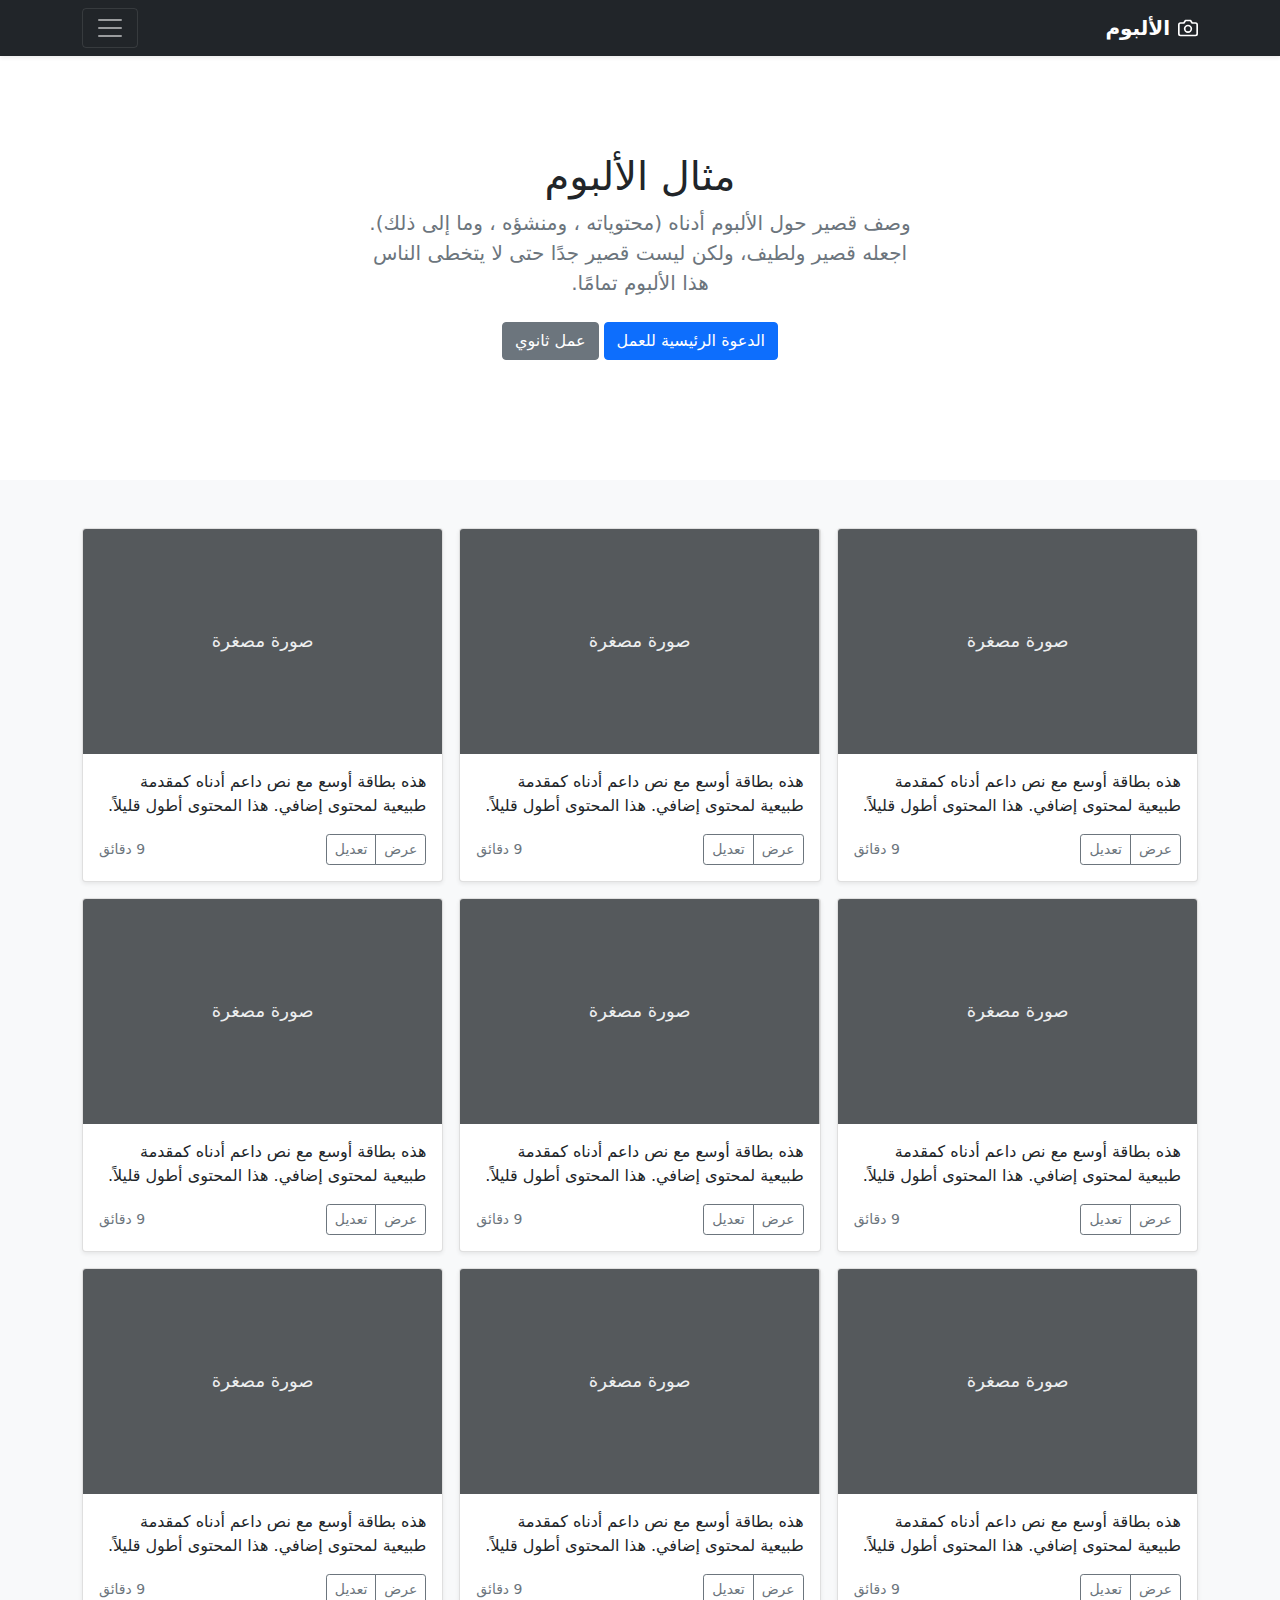
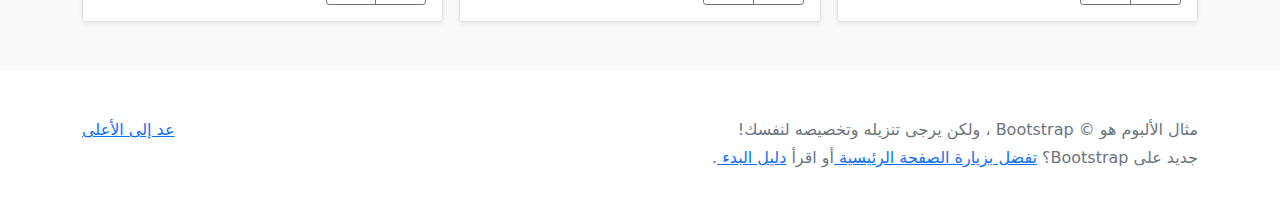
<file: bootstrap-5.1.1-examples/album-rtl/index.html>
<!doctype html>
<html lang="ar" dir="rtl">
  <head>
    <meta charset="utf-8">
    <meta name="viewport" content="width=device-width, initial-scale=1">
    <meta name="description" content="">
    <meta name="author" content="Mark Otto, Jacob Thornton, and Bootstrap contributors">
    <meta name="generator" content="Hugo 0.88.1">
    <title>مثال الألبوم · Bootstrap v5.1</title>

    <link rel="canonical" href="https://getbootstrap.com/docs/5.1/examples/album-rtl/">

    

    <!-- Bootstrap core CSS -->
<link href="../assets/dist/css/bootstrap.rtl.min.css" rel="stylesheet">

    <style>
      .bd-placeholder-img {
        font-size: 1.125rem;
        text-anchor: middle;
        -webkit-user-select: none;
        -moz-user-select: none;
        user-select: none;
      }

      @media (min-width: 768px) {
        .bd-placeholder-img-lg {
          font-size: 3.5rem;
        }
      }
    </style>

    
  </head>
  <body>
    
<header>
  <div class="collapse bg-dark" id="navbarHeader">
    <div class="container">
      <div class="row">
        <div class="col-sm-8 col-md-7 py-4">
          <h4 class="text-white">حول</h4>
          <p class="text-muted">أضف بعض المعلومات حول الألبوم، المؤلف، أو أي سياق خلفية آخر. اجعلها بضع جمل حتى يتمكن الزوار من التقاط بعض التلميحات المفيدة. ثم اربطها ببعض مواقع التواصل الاجتماعي أو معلومات الاتصال.</p>
        </div>
        <div class="col-sm-4 offset-md-1 py-4">
          <h4 class="text-white">تواصل معي</h4>
          <ul class="list-unstyled">
            <li><a href="#" class="text-white">تابعني على تويتر</a></li>
            <li><a href="#" class="text-white">شاركني الإعجاب في فيسبوك</a></li>
            <li><a href="#" class="text-white">راسلني على البريد الإلكتروني</a></li>
          </ul>
        </div>
      </div>
    </div>
  </div>
  <div class="navbar navbar-dark bg-dark shadow-sm">
    <div class="container">
      <a href="#" class="navbar-brand d-flex align-items-center">
        <svg xmlns="http://www.w3.org/2000/svg" width="20" height="20" fill="none" stroke="currentColor" stroke-linecap="round" stroke-linejoin="round" stroke-width="2" aria-hidden="true" class="me-2" viewBox="0 0 24 24"><path d="M23 19a2 2 0 0 1-2 2H3a2 2 0 0 1-2-2V8a2 2 0 0 1 2-2h4l2-3h6l2 3h4a2 2 0 0 1 2 2z"/><circle cx="12" cy="13" r="4"/></svg>
        <strong>الألبوم</strong>
      </a>
      <button class="navbar-toggler" type="button" data-bs-toggle="collapse" data-bs-target="#navbarHeader" aria-controls="navbarHeader" aria-expanded="false" aria-label="تبديل التنقل">
        <span class="navbar-toggler-icon"></span>
      </button>
    </div>
  </div>
</header>

<main>

  <section class="py-5 text-center container">
    <div class="row py-lg-5">
      <div class="col-lg-6 col-md-8 mx-auto">
        <h1 class="fw-light">مثال الألبوم</h1>
        <p class="lead text-muted">وصف قصير حول الألبوم أدناه (محتوياته ، ومنشؤه ، وما إلى ذلك). اجعله قصير ولطيف، ولكن ليست قصير جدًا حتى لا يتخطى الناس هذا الألبوم تمامًا.</p>
        <p>
          <a href="#" class="btn btn-primary my-2">الدعوة الرئيسية للعمل</a>
          <a href="#" class="btn btn-secondary my-2">عمل ثانوي</a>
        </p>
      </div>
    </div>
  </section>

  <div class="album py-5 bg-light">
    <div class="container">

      <div class="row row-cols-1 row-cols-sm-2 row-cols-md-3 g-3">
        <div class="col">
          <div class="card shadow-sm">
            <svg class="bd-placeholder-img card-img-top" width="100%" height="225" xmlns="http://www.w3.org/2000/svg" role="img" aria-label="Placeholder: صورة مصغرة" preserveAspectRatio="xMidYMid slice" focusable="false"><title>Placeholder</title><rect width="100%" height="100%" fill="#55595c"/><text x="50%" y="50%" fill="#eceeef" dy=".3em">صورة مصغرة</text></svg>

            <div class="card-body">
              <p class="card-text">هذه بطاقة أوسع مع نص داعم أدناه كمقدمة طبيعية لمحتوى إضافي. هذا المحتوى أطول قليلاً.</p>
              <div class="d-flex justify-content-between align-items-center">
                <div class="btn-group">
                  <button type="button" class="btn btn-sm btn-outline-secondary">عرض</button>
                  <button type="button" class="btn btn-sm btn-outline-secondary">تعديل</button>
                </div>
                <small class="text-muted">9 دقائق</small>
              </div>
            </div>
          </div>
        </div>
        <div class="col">
          <div class="card shadow-sm">
            <svg class="bd-placeholder-img card-img-top" width="100%" height="225" xmlns="http://www.w3.org/2000/svg" role="img" aria-label="Placeholder: صورة مصغرة" preserveAspectRatio="xMidYMid slice" focusable="false"><title>Placeholder</title><rect width="100%" height="100%" fill="#55595c"/><text x="50%" y="50%" fill="#eceeef" dy=".3em">صورة مصغرة</text></svg>

            <div class="card-body">
              <p class="card-text">هذه بطاقة أوسع مع نص داعم أدناه كمقدمة طبيعية لمحتوى إضافي. هذا المحتوى أطول قليلاً.</p>
              <div class="d-flex justify-content-between align-items-center">
                <div class="btn-group">
                  <button type="button" class="btn btn-sm btn-outline-secondary">عرض</button>
                  <button type="button" class="btn btn-sm btn-outline-secondary">تعديل</button>
                </div>
                <small class="text-muted">9 دقائق</small>
              </div>
            </div>
          </div>
        </div>
        <div class="col">
          <div class="card shadow-sm">
            <svg class="bd-placeholder-img card-img-top" width="100%" height="225" xmlns="http://www.w3.org/2000/svg" role="img" aria-label="Placeholder: صورة مصغرة" preserveAspectRatio="xMidYMid slice" focusable="false"><title>Placeholder</title><rect width="100%" height="100%" fill="#55595c"/><text x="50%" y="50%" fill="#eceeef" dy=".3em">صورة مصغرة</text></svg>

            <div class="card-body">
              <p class="card-text">هذه بطاقة أوسع مع نص داعم أدناه كمقدمة طبيعية لمحتوى إضافي. هذا المحتوى أطول قليلاً.</p>
              <div class="d-flex justify-content-between align-items-center">
                <div class="btn-group">
                  <button type="button" class="btn btn-sm btn-outline-secondary">عرض</button>
                  <button type="button" class="btn btn-sm btn-outline-secondary">تعديل</button>
                </div>
                <small class="text-muted">9 دقائق</small>
              </div>
            </div>
          </div>
        </div>

        <div class="col">
          <div class="card shadow-sm">
            <svg class="bd-placeholder-img card-img-top" width="100%" height="225" xmlns="http://www.w3.org/2000/svg" role="img" aria-label="Placeholder: صورة مصغرة" preserveAspectRatio="xMidYMid slice" focusable="false"><title>Placeholder</title><rect width="100%" height="100%" fill="#55595c"/><text x="50%" y="50%" fill="#eceeef" dy=".3em">صورة مصغرة</text></svg>

            <div class="card-body">
              <p class="card-text">هذه بطاقة أوسع مع نص داعم أدناه كمقدمة طبيعية لمحتوى إضافي. هذا المحتوى أطول قليلاً.</p>
              <div class="d-flex justify-content-between align-items-center">
                <div class="btn-group">
                  <button type="button" class="btn btn-sm btn-outline-secondary">عرض</button>
                  <button type="button" class="btn btn-sm btn-outline-secondary">تعديل</button>
                </div>
                <small class="text-muted">9 دقائق</small>
              </div>
            </div>
          </div>
        </div>
        <div class="col">
          <div class="card shadow-sm">
            <svg class="bd-placeholder-img card-img-top" width="100%" height="225" xmlns="http://www.w3.org/2000/svg" role="img" aria-label="Placeholder: صورة مصغرة" preserveAspectRatio="xMidYMid slice" focusable="false"><title>Placeholder</title><rect width="100%" height="100%" fill="#55595c"/><text x="50%" y="50%" fill="#eceeef" dy=".3em">صورة مصغرة</text></svg>

            <div class="card-body">
              <p class="card-text">هذه بطاقة أوسع مع نص داعم أدناه كمقدمة طبيعية لمحتوى إضافي. هذا المحتوى أطول قليلاً.</p>
              <div class="d-flex justify-content-between align-items-center">
                <div class="btn-group">
                  <button type="button" class="btn btn-sm btn-outline-secondary">عرض</button>
                  <button type="button" class="btn btn-sm btn-outline-secondary">تعديل</button>
                </div>
                <small class="text-muted">9 دقائق</small>
              </div>
            </div>
          </div>
        </div>
        <div class="col">
          <div class="card shadow-sm">
            <svg class="bd-placeholder-img card-img-top" width="100%" height="225" xmlns="http://www.w3.org/2000/svg" role="img" aria-label="Placeholder: صورة مصغرة" preserveAspectRatio="xMidYMid slice" focusable="false"><title>Placeholder</title><rect width="100%" height="100%" fill="#55595c"/><text x="50%" y="50%" fill="#eceeef" dy=".3em">صورة مصغرة</text></svg>

            <div class="card-body">
              <p class="card-text">هذه بطاقة أوسع مع نص داعم أدناه كمقدمة طبيعية لمحتوى إضافي. هذا المحتوى أطول قليلاً.</p>
              <div class="d-flex justify-content-between align-items-center">
                <div class="btn-group">
                  <button type="button" class="btn btn-sm btn-outline-secondary">عرض</button>
                  <button type="button" class="btn btn-sm btn-outline-secondary">تعديل</button>
                </div>
                <small class="text-muted">9 دقائق</small>
              </div>
            </div>
          </div>
        </div>

        <div class="col">
          <div class="card shadow-sm">
            <svg class="bd-placeholder-img card-img-top" width="100%" height="225" xmlns="http://www.w3.org/2000/svg" role="img" aria-label="Placeholder: صورة مصغرة" preserveAspectRatio="xMidYMid slice" focusable="false"><title>Placeholder</title><rect width="100%" height="100%" fill="#55595c"/><text x="50%" y="50%" fill="#eceeef" dy=".3em">صورة مصغرة</text></svg>

            <div class="card-body">
              <p class="card-text">هذه بطاقة أوسع مع نص داعم أدناه كمقدمة طبيعية لمحتوى إضافي. هذا المحتوى أطول قليلاً.</p>
              <div class="d-flex justify-content-between align-items-center">
                <div class="btn-group">
                  <button type="button" class="btn btn-sm btn-outline-secondary">عرض</button>
                  <button type="button" class="btn btn-sm btn-outline-secondary">تعديل</button>
                </div>
                <small class="text-muted">9 دقائق</small>
              </div>
            </div>
          </div>
        </div>
        <div class="col">
          <div class="card shadow-sm">
            <svg class="bd-placeholder-img card-img-top" width="100%" height="225" xmlns="http://www.w3.org/2000/svg" role="img" aria-label="Placeholder: صورة مصغرة" preserveAspectRatio="xMidYMid slice" focusable="false"><title>Placeholder</title><rect width="100%" height="100%" fill="#55595c"/><text x="50%" y="50%" fill="#eceeef" dy=".3em">صورة مصغرة</text></svg>

            <div class="card-body">
              <p class="card-text">هذه بطاقة أوسع مع نص داعم أدناه كمقدمة طبيعية لمحتوى إضافي. هذا المحتوى أطول قليلاً.</p>
              <div class="d-flex justify-content-between align-items-center">
                <div class="btn-group">
                  <button type="button" class="btn btn-sm btn-outline-secondary">عرض</button>
                  <button type="button" class="btn btn-sm btn-outline-secondary">تعديل</button>
                </div>
                <small class="text-muted">9 دقائق</small>
              </div>
            </div>
          </div>
        </div>
        <div class="col">
          <div class="card shadow-sm">
            <svg class="bd-placeholder-img card-img-top" width="100%" height="225" xmlns="http://www.w3.org/2000/svg" role="img" aria-label="Placeholder: صورة مصغرة" preserveAspectRatio="xMidYMid slice" focusable="false"><title>Placeholder</title><rect width="100%" height="100%" fill="#55595c"/><text x="50%" y="50%" fill="#eceeef" dy=".3em">صورة مصغرة</text></svg>

            <div class="card-body">
              <p class="card-text">هذه بطاقة أوسع مع نص داعم أدناه كمقدمة طبيعية لمحتوى إضافي. هذا المحتوى أطول قليلاً.</p>
              <div class="d-flex justify-content-between align-items-center">
                <div class="btn-group">
                  <button type="button" class="btn btn-sm btn-outline-secondary">عرض</button>
                  <button type="button" class="btn btn-sm btn-outline-secondary">تعديل</button>
                </div>
                <small class="text-muted">9 دقائق</small>
              </div>
            </div>
          </div>
        </div>
      </div>
    </div>
  </div>

</main>

<footer class="text-muted py-5">
  <div class="container">
    <p class="float-end mb-1">
      <a href="#">عد إلى الأعلى</a>
    </p>
    <p class="mb-1">مثال الألبوم هو © Bootstrap ، ولكن يرجى تنزيله وتخصيصه لنفسك!</p>
    <p class="mb-0">جديد على Bootstrap؟ <a href="/"> تفضل بزيارة الصفحة الرئيسية </a> أو اقرأ <a href="../getting-started/introduction/ "> دليل البدء </a>.</p>
  </div>
</footer>


    <script src="../assets/dist/js/bootstrap.bundle.min.js"></script>

      
  </body>
</html>
</file>
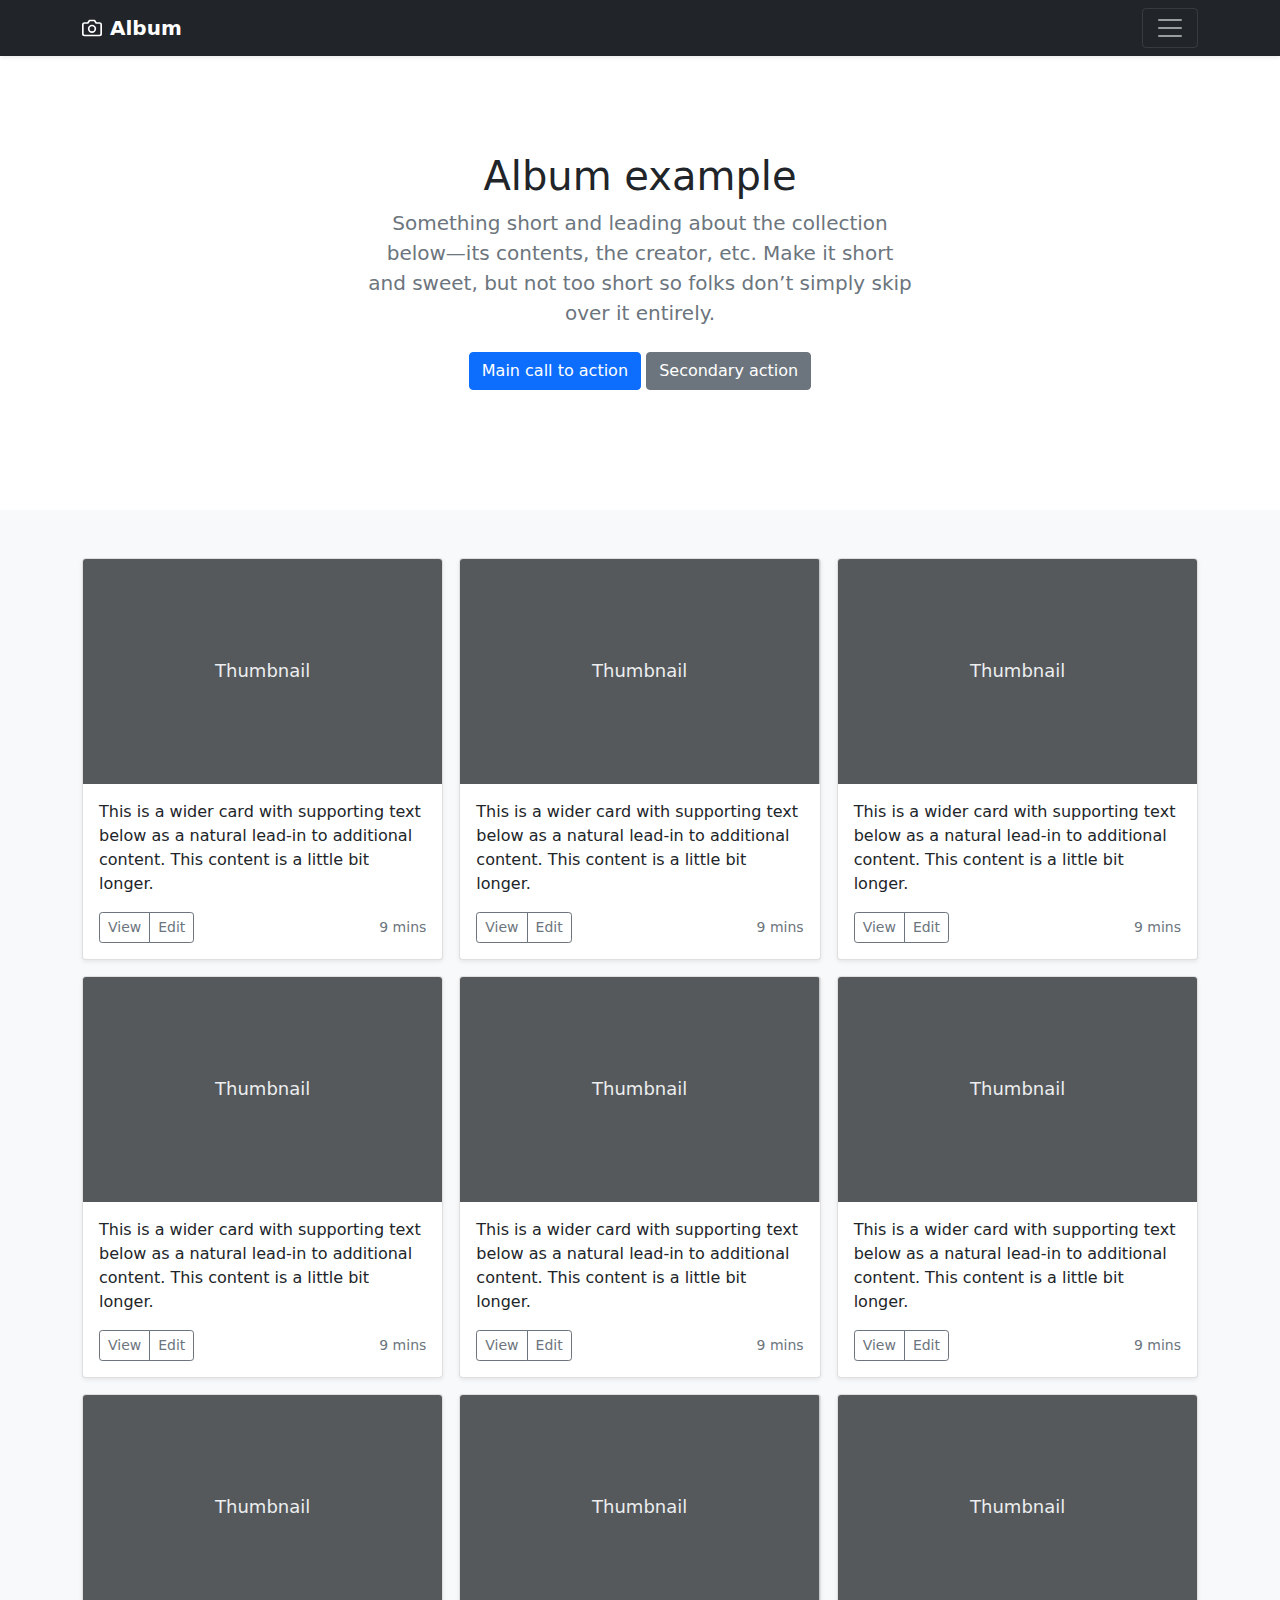
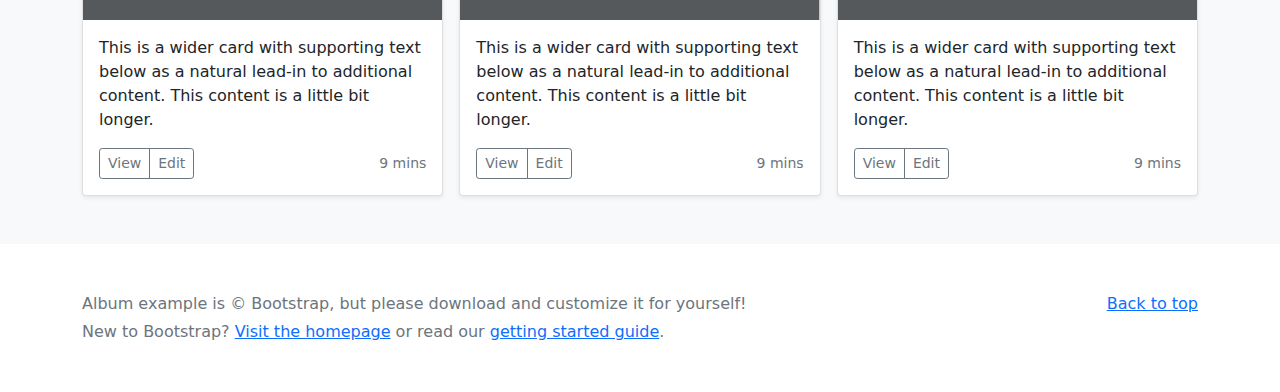
<file: bootstrap-5.1.1-examples/album/index.html>
<!doctype html>
<html lang="en">
  <head>
    <meta charset="utf-8">
    <meta name="viewport" content="width=device-width, initial-scale=1">
    <meta name="description" content="">
    <meta name="author" content="Mark Otto, Jacob Thornton, and Bootstrap contributors">
    <meta name="generator" content="Hugo 0.88.1">
    <title>Album example · Bootstrap v5.1</title>

    <link rel="canonical" href="https://getbootstrap.com/docs/5.1/examples/album/">

    

    <!-- Bootstrap core CSS -->
<link href="../assets/dist/css/bootstrap.min.css" rel="stylesheet">

    <style>
      .bd-placeholder-img {
        font-size: 1.125rem;
        text-anchor: middle;
        -webkit-user-select: none;
        -moz-user-select: none;
        user-select: none;
      }

      @media (min-width: 768px) {
        .bd-placeholder-img-lg {
          font-size: 3.5rem;
        }
      }
    </style>

    
  </head>
  <body>
    
<header>
  <div class="collapse bg-dark" id="navbarHeader">
    <div class="container">
      <div class="row">
        <div class="col-sm-8 col-md-7 py-4">
          <h4 class="text-white">About</h4>
          <p class="text-muted">Add some information about the album below, the author, or any other background context. Make it a few sentences long so folks can pick up some informative tidbits. Then, link them off to some social networking sites or contact information.</p>
        </div>
        <div class="col-sm-4 offset-md-1 py-4">
          <h4 class="text-white">Contact</h4>
          <ul class="list-unstyled">
            <li><a href="#" class="text-white">Follow on Twitter</a></li>
            <li><a href="#" class="text-white">Like on Facebook</a></li>
            <li><a href="#" class="text-white">Email me</a></li>
          </ul>
        </div>
      </div>
    </div>
  </div>
  <div class="navbar navbar-dark bg-dark shadow-sm">
    <div class="container">
      <a href="#" class="navbar-brand d-flex align-items-center">
        <svg xmlns="http://www.w3.org/2000/svg" width="20" height="20" fill="none" stroke="currentColor" stroke-linecap="round" stroke-linejoin="round" stroke-width="2" aria-hidden="true" class="me-2" viewBox="0 0 24 24"><path d="M23 19a2 2 0 0 1-2 2H3a2 2 0 0 1-2-2V8a2 2 0 0 1 2-2h4l2-3h6l2 3h4a2 2 0 0 1 2 2z"/><circle cx="12" cy="13" r="4"/></svg>
        <strong>Album</strong>
      </a>
      <button class="navbar-toggler" type="button" data-bs-toggle="collapse" data-bs-target="#navbarHeader" aria-controls="navbarHeader" aria-expanded="false" aria-label="Toggle navigation">
        <span class="navbar-toggler-icon"></span>
      </button>
    </div>
  </div>
</header>

<main>

  <section class="py-5 text-center container">
    <div class="row py-lg-5">
      <div class="col-lg-6 col-md-8 mx-auto">
        <h1 class="fw-light">Album example</h1>
        <p class="lead text-muted">Something short and leading about the collection below—its contents, the creator, etc. Make it short and sweet, but not too short so folks don’t simply skip over it entirely.</p>
        <p>
          <a href="#" class="btn btn-primary my-2">Main call to action</a>
          <a href="#" class="btn btn-secondary my-2">Secondary action</a>
        </p>
      </div>
    </div>
  </section>

  <div class="album py-5 bg-light">
    <div class="container">

      <div class="row row-cols-1 row-cols-sm-2 row-cols-md-3 g-3">
        <div class="col">
          <div class="card shadow-sm">
            <svg class="bd-placeholder-img card-img-top" width="100%" height="225" xmlns="http://www.w3.org/2000/svg" role="img" aria-label="Placeholder: Thumbnail" preserveAspectRatio="xMidYMid slice" focusable="false"><title>Placeholder</title><rect width="100%" height="100%" fill="#55595c"/><text x="50%" y="50%" fill="#eceeef" dy=".3em">Thumbnail</text></svg>

            <div class="card-body">
              <p class="card-text">This is a wider card with supporting text below as a natural lead-in to additional content. This content is a little bit longer.</p>
              <div class="d-flex justify-content-between align-items-center">
                <div class="btn-group">
                  <button type="button" class="btn btn-sm btn-outline-secondary">View</button>
                  <button type="button" class="btn btn-sm btn-outline-secondary">Edit</button>
                </div>
                <small class="text-muted">9 mins</small>
              </div>
            </div>
          </div>
        </div>
        <div class="col">
          <div class="card shadow-sm">
            <svg class="bd-placeholder-img card-img-top" width="100%" height="225" xmlns="http://www.w3.org/2000/svg" role="img" aria-label="Placeholder: Thumbnail" preserveAspectRatio="xMidYMid slice" focusable="false"><title>Placeholder</title><rect width="100%" height="100%" fill="#55595c"/><text x="50%" y="50%" fill="#eceeef" dy=".3em">Thumbnail</text></svg>

            <div class="card-body">
              <p class="card-text">This is a wider card with supporting text below as a natural lead-in to additional content. This content is a little bit longer.</p>
              <div class="d-flex justify-content-between align-items-center">
                <div class="btn-group">
                  <button type="button" class="btn btn-sm btn-outline-secondary">View</button>
                  <button type="button" class="btn btn-sm btn-outline-secondary">Edit</button>
                </div>
                <small class="text-muted">9 mins</small>
              </div>
            </div>
          </div>
        </div>
        <div class="col">
          <div class="card shadow-sm">
            <svg class="bd-placeholder-img card-img-top" width="100%" height="225" xmlns="http://www.w3.org/2000/svg" role="img" aria-label="Placeholder: Thumbnail" preserveAspectRatio="xMidYMid slice" focusable="false"><title>Placeholder</title><rect width="100%" height="100%" fill="#55595c"/><text x="50%" y="50%" fill="#eceeef" dy=".3em">Thumbnail</text></svg>

            <div class="card-body">
              <p class="card-text">This is a wider card with supporting text below as a natural lead-in to additional content. This content is a little bit longer.</p>
              <div class="d-flex justify-content-between align-items-center">
                <div class="btn-group">
                  <button type="button" class="btn btn-sm btn-outline-secondary">View</button>
                  <button type="button" class="btn btn-sm btn-outline-secondary">Edit</button>
                </div>
                <small class="text-muted">9 mins</small>
              </div>
            </div>
          </div>
        </div>

        <div class="col">
          <div class="card shadow-sm">
            <svg class="bd-placeholder-img card-img-top" width="100%" height="225" xmlns="http://www.w3.org/2000/svg" role="img" aria-label="Placeholder: Thumbnail" preserveAspectRatio="xMidYMid slice" focusable="false"><title>Placeholder</title><rect width="100%" height="100%" fill="#55595c"/><text x="50%" y="50%" fill="#eceeef" dy=".3em">Thumbnail</text></svg>

            <div class="card-body">
              <p class="card-text">This is a wider card with supporting text below as a natural lead-in to additional content. This content is a little bit longer.</p>
              <div class="d-flex justify-content-between align-items-center">
                <div class="btn-group">
                  <button type="button" class="btn btn-sm btn-outline-secondary">View</button>
                  <button type="button" class="btn btn-sm btn-outline-secondary">Edit</button>
                </div>
                <small class="text-muted">9 mins</small>
              </div>
            </div>
          </div>
        </div>
        <div class="col">
          <div class="card shadow-sm">
            <svg class="bd-placeholder-img card-img-top" width="100%" height="225" xmlns="http://www.w3.org/2000/svg" role="img" aria-label="Placeholder: Thumbnail" preserveAspectRatio="xMidYMid slice" focusable="false"><title>Placeholder</title><rect width="100%" height="100%" fill="#55595c"/><text x="50%" y="50%" fill="#eceeef" dy=".3em">Thumbnail</text></svg>

            <div class="card-body">
              <p class="card-text">This is a wider card with supporting text below as a natural lead-in to additional content. This content is a little bit longer.</p>
              <div class="d-flex justify-content-between align-items-center">
                <div class="btn-group">
                  <button type="button" class="btn btn-sm btn-outline-secondary">View</button>
                  <button type="button" class="btn btn-sm btn-outline-secondary">Edit</button>
                </div>
                <small class="text-muted">9 mins</small>
              </div>
            </div>
          </div>
        </div>
        <div class="col">
          <div class="card shadow-sm">
            <svg class="bd-placeholder-img card-img-top" width="100%" height="225" xmlns="http://www.w3.org/2000/svg" role="img" aria-label="Placeholder: Thumbnail" preserveAspectRatio="xMidYMid slice" focusable="false"><title>Placeholder</title><rect width="100%" height="100%" fill="#55595c"/><text x="50%" y="50%" fill="#eceeef" dy=".3em">Thumbnail</text></svg>

            <div class="card-body">
              <p class="card-text">This is a wider card with supporting text below as a natural lead-in to additional content. This content is a little bit longer.</p>
              <div class="d-flex justify-content-between align-items-center">
                <div class="btn-group">
                  <button type="button" class="btn btn-sm btn-outline-secondary">View</button>
                  <button type="button" class="btn btn-sm btn-outline-secondary">Edit</button>
                </div>
                <small class="text-muted">9 mins</small>
              </div>
            </div>
          </div>
        </div>

        <div class="col">
          <div class="card shadow-sm">
            <svg class="bd-placeholder-img card-img-top" width="100%" height="225" xmlns="http://www.w3.org/2000/svg" role="img" aria-label="Placeholder: Thumbnail" preserveAspectRatio="xMidYMid slice" focusable="false"><title>Placeholder</title><rect width="100%" height="100%" fill="#55595c"/><text x="50%" y="50%" fill="#eceeef" dy=".3em">Thumbnail</text></svg>

            <div class="card-body">
              <p class="card-text">This is a wider card with supporting text below as a natural lead-in to additional content. This content is a little bit longer.</p>
              <div class="d-flex justify-content-between align-items-center">
                <div class="btn-group">
                  <button type="button" class="btn btn-sm btn-outline-secondary">View</button>
                  <button type="button" class="btn btn-sm btn-outline-secondary">Edit</button>
                </div>
                <small class="text-muted">9 mins</small>
              </div>
            </div>
          </div>
        </div>
        <div class="col">
          <div class="card shadow-sm">
            <svg class="bd-placeholder-img card-img-top" width="100%" height="225" xmlns="http://www.w3.org/2000/svg" role="img" aria-label="Placeholder: Thumbnail" preserveAspectRatio="xMidYMid slice" focusable="false"><title>Placeholder</title><rect width="100%" height="100%" fill="#55595c"/><text x="50%" y="50%" fill="#eceeef" dy=".3em">Thumbnail</text></svg>

            <div class="card-body">
              <p class="card-text">This is a wider card with supporting text below as a natural lead-in to additional content. This content is a little bit longer.</p>
              <div class="d-flex justify-content-between align-items-center">
                <div class="btn-group">
                  <button type="button" class="btn btn-sm btn-outline-secondary">View</button>
                  <button type="button" class="btn btn-sm btn-outline-secondary">Edit</button>
                </div>
                <small class="text-muted">9 mins</small>
              </div>
            </div>
          </div>
        </div>
        <div class="col">
          <div class="card shadow-sm">
            <svg class="bd-placeholder-img card-img-top" width="100%" height="225" xmlns="http://www.w3.org/2000/svg" role="img" aria-label="Placeholder: Thumbnail" preserveAspectRatio="xMidYMid slice" focusable="false"><title>Placeholder</title><rect width="100%" height="100%" fill="#55595c"/><text x="50%" y="50%" fill="#eceeef" dy=".3em">Thumbnail</text></svg>

            <div class="card-body">
              <p class="card-text">This is a wider card with supporting text below as a natural lead-in to additional content. This content is a little bit longer.</p>
              <div class="d-flex justify-content-between align-items-center">
                <div class="btn-group">
                  <button type="button" class="btn btn-sm btn-outline-secondary">View</button>
                  <button type="button" class="btn btn-sm btn-outline-secondary">Edit</button>
                </div>
                <small class="text-muted">9 mins</small>
              </div>
            </div>
          </div>
        </div>
      </div>
    </div>
  </div>

</main>

<footer class="text-muted py-5">
  <div class="container">
    <p class="float-end mb-1">
      <a href="#">Back to top</a>
    </p>
    <p class="mb-1">Album example is &copy; Bootstrap, but please download and customize it for yourself!</p>
    <p class="mb-0">New to Bootstrap? <a href="/">Visit the homepage</a> or read our <a href="../getting-started/introduction/">getting started guide</a>.</p>
  </div>
</footer>


    <script src="../assets/dist/js/bootstrap.bundle.min.js"></script>

      
  </body>
</html>
</file>
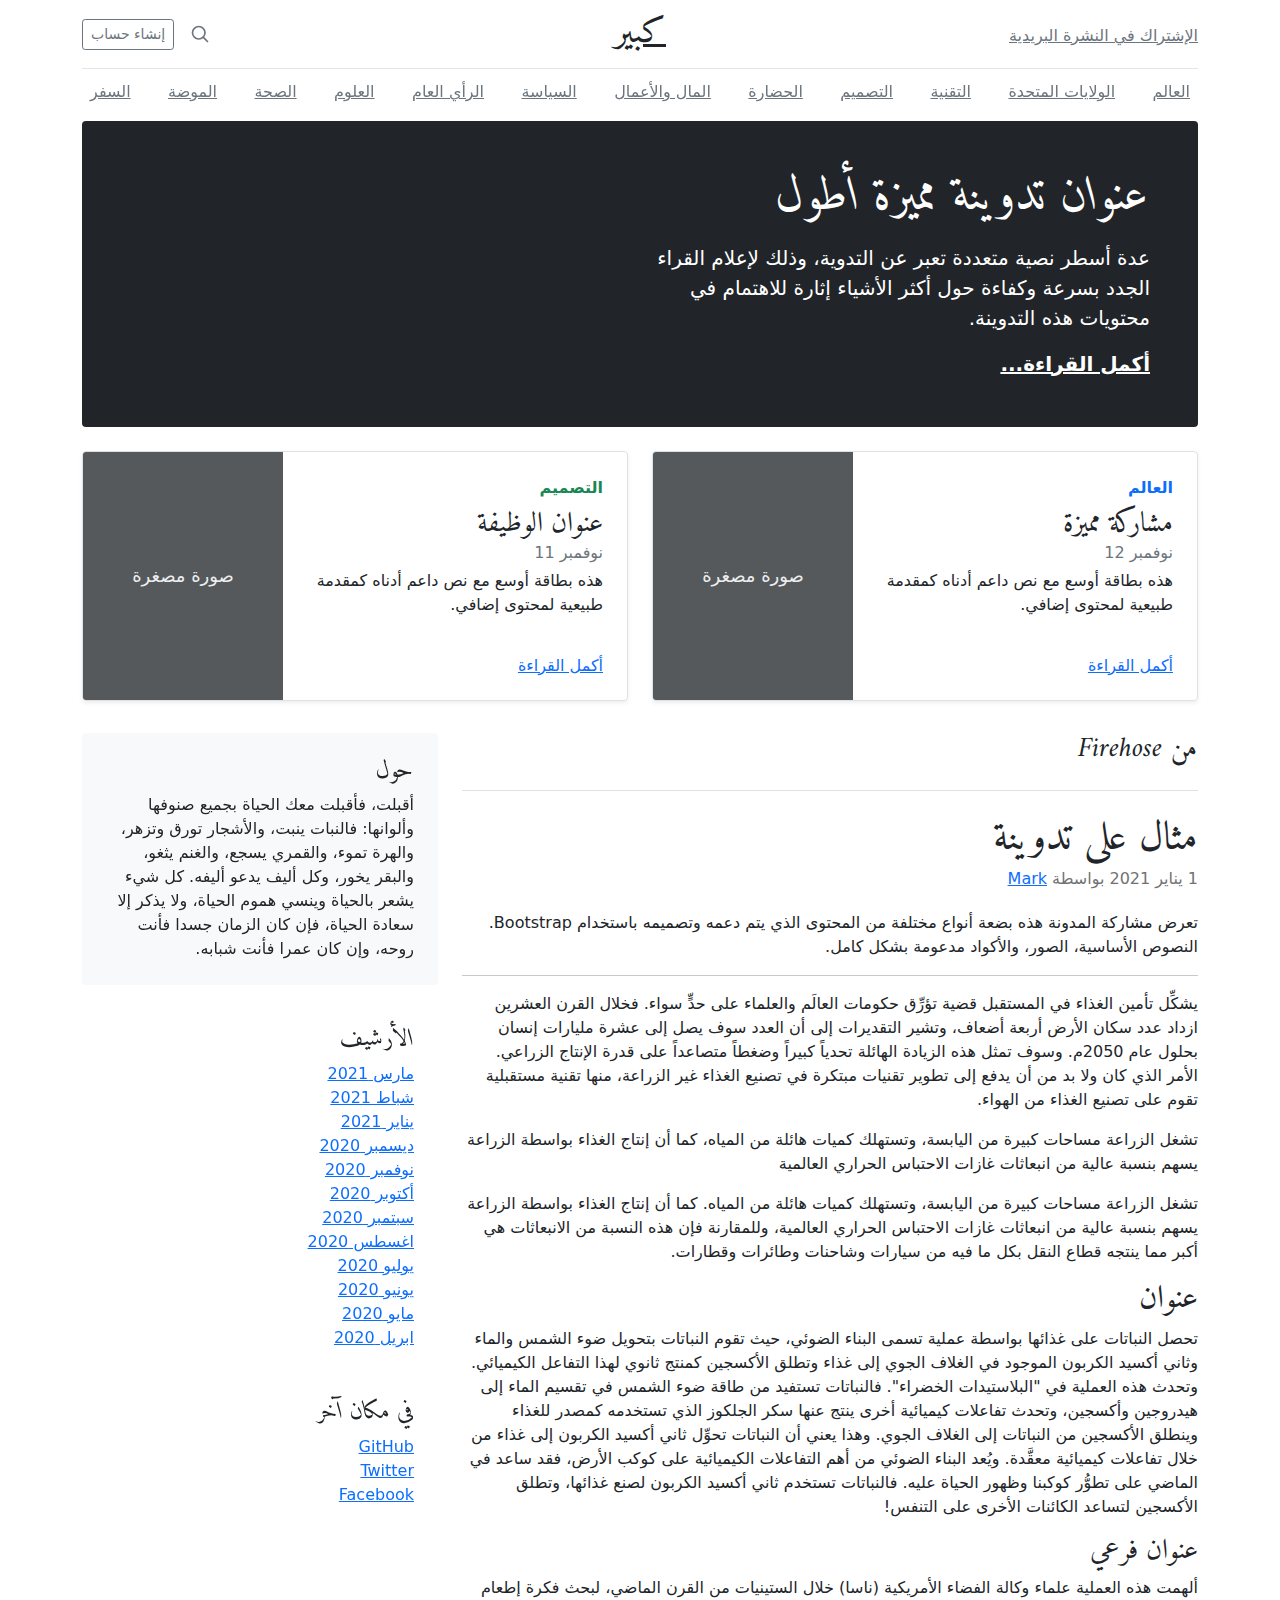
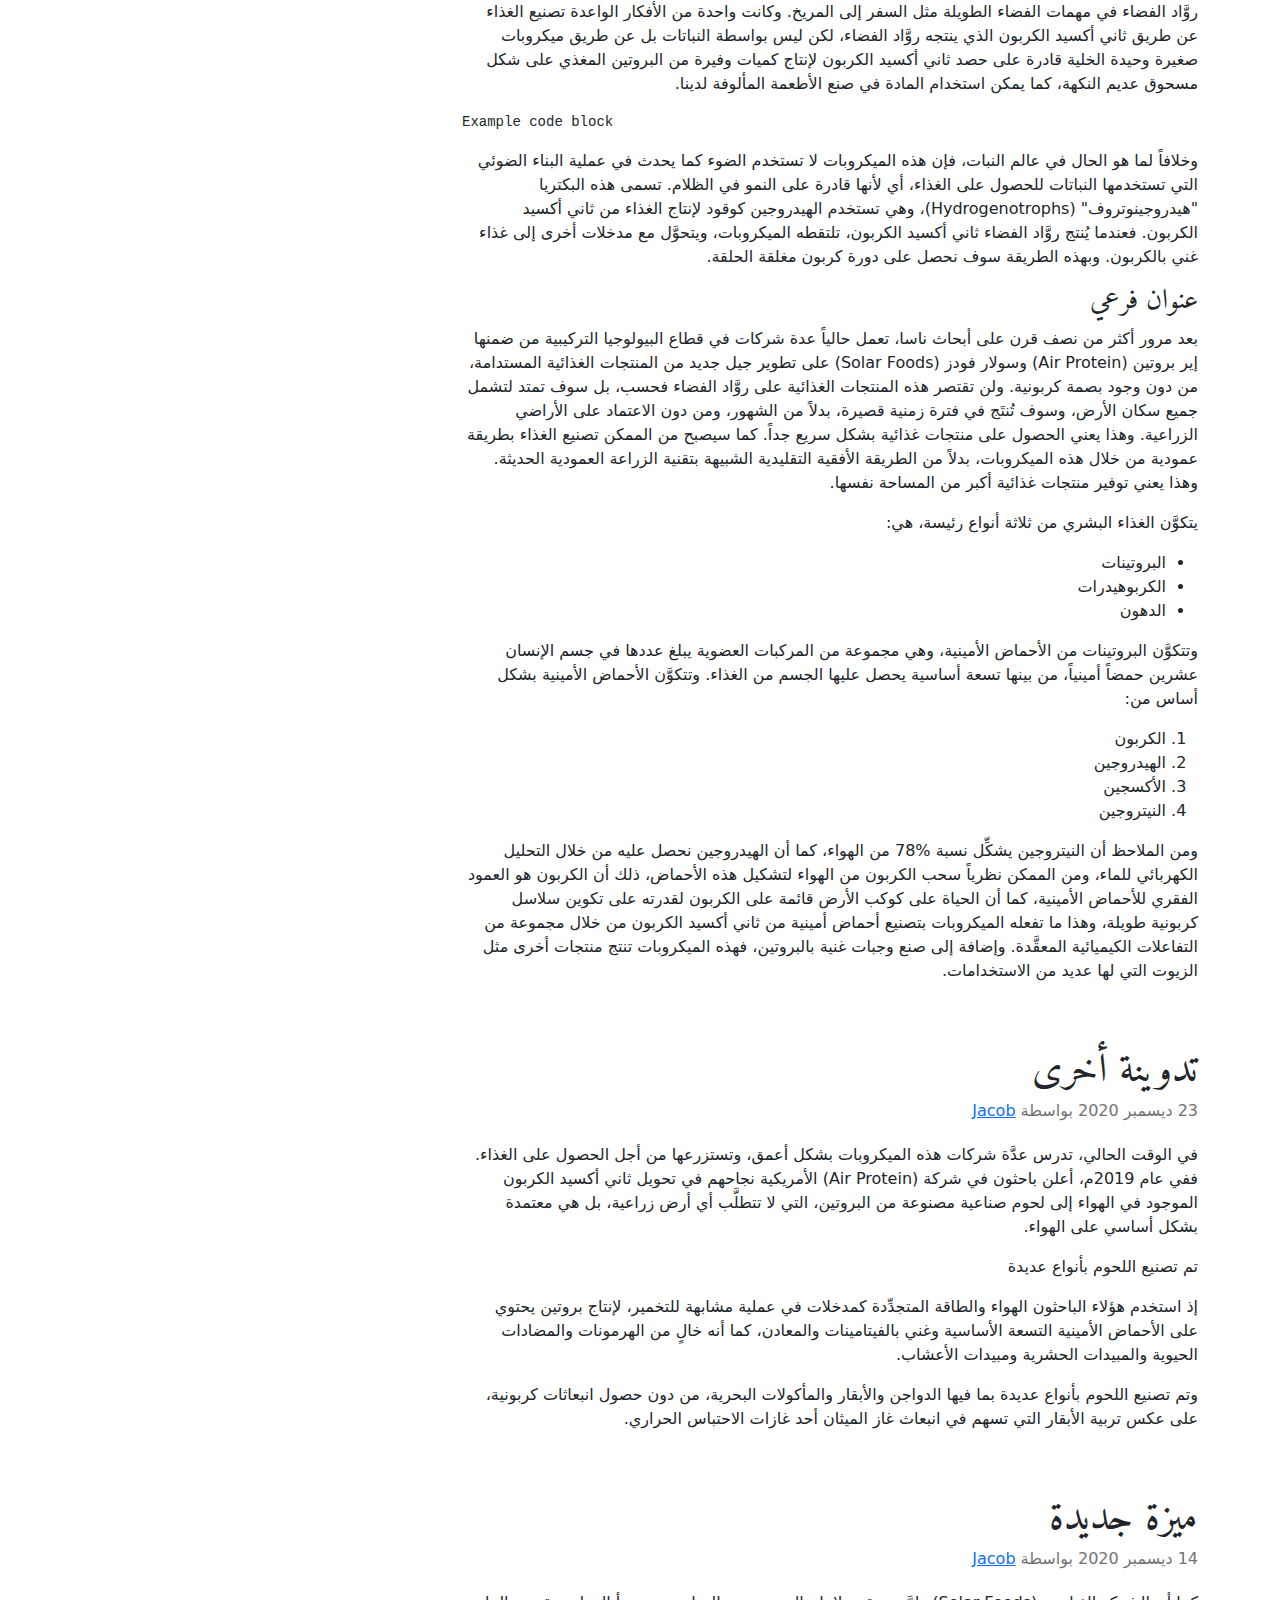
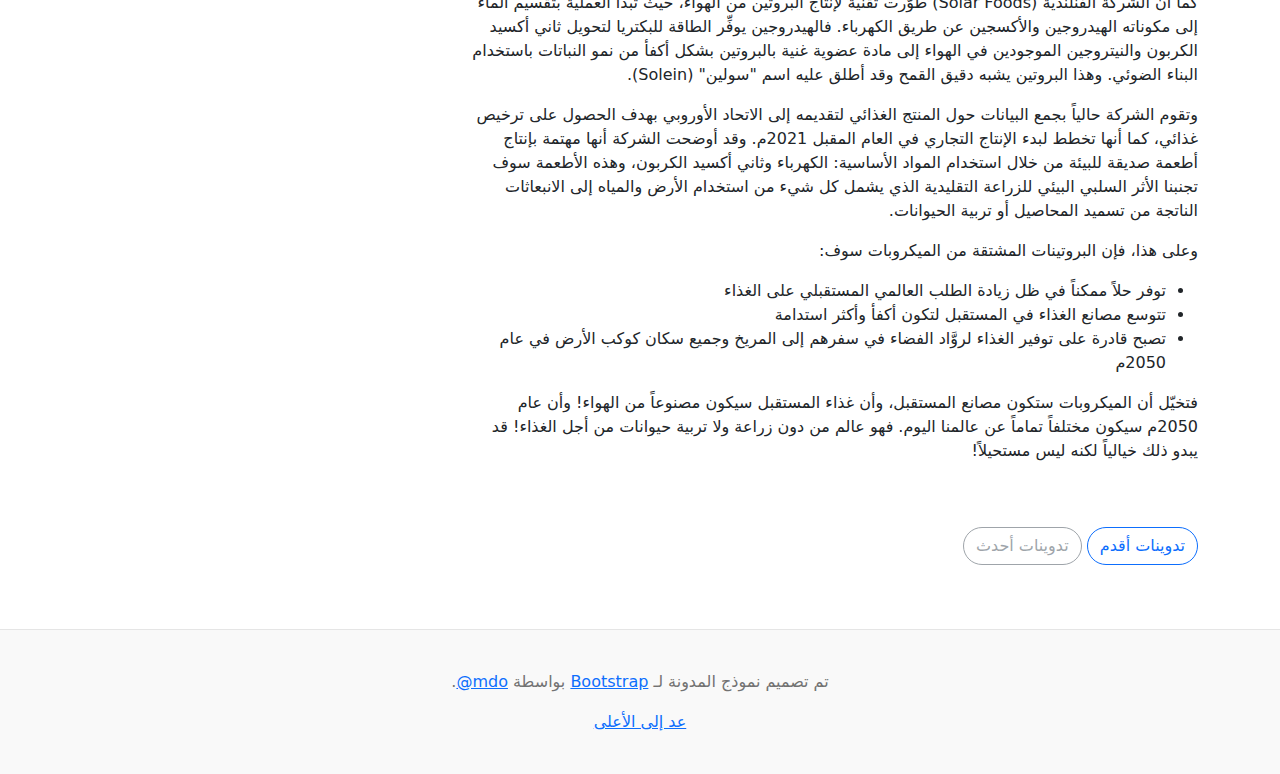
<file: bootstrap-5.1.1-examples/blog-rtl/index.html>
<!doctype html>
<html lang="ar" dir="rtl">
  <head>
    <meta charset="utf-8">
    <meta name="viewport" content="width=device-width, initial-scale=1">
    <meta name="description" content="">
    <meta name="author" content="Mark Otto, Jacob Thornton, and Bootstrap contributors">
    <meta name="generator" content="Hugo 0.88.1">
    <title>قالب المدونة · Bootstrap v5.1</title>

    <link rel="canonical" href="https://getbootstrap.com/docs/5.1/examples/blog-rtl/">

    

    <!-- Bootstrap core CSS -->
<link href="../assets/dist/css/bootstrap.rtl.min.css" rel="stylesheet">

    <style>
      .bd-placeholder-img {
        font-size: 1.125rem;
        text-anchor: middle;
        -webkit-user-select: none;
        -moz-user-select: none;
        user-select: none;
      }

      @media (min-width: 768px) {
        .bd-placeholder-img-lg {
          font-size: 3.5rem;
        }
      }
    </style>

    
    <!-- Custom styles for this template -->
    <link href="https://fonts.googleapis.com/css?family=Amiri:wght@400;700&amp;display=swap" rel="stylesheet">
    <!-- Custom styles for this template -->
    <link href="../blog/blog.rtl.css" rel="stylesheet">
  </head>
  <body>
    
<div class="container">
  <header class="blog-header py-3">
    <div class="row flex-nowrap justify-content-between align-items-center">
      <div class="col-4 pt-1">
        <a class="link-secondary" href="#">الإشتراك في النشرة البريدية</a>
      </div>
      <div class="col-4 text-center">
        <a class="blog-header-logo text-dark" href="#">كبير</a>
      </div>
      <div class="col-4 d-flex justify-content-end align-items-center">
        <a class="link-secondary" href="#" aria-label="بحث">
          <svg xmlns="http://www.w3.org/2000/svg" width="20" height="20" fill="none" stroke="currentColor" stroke-linecap="round" stroke-linejoin="round" stroke-width="2" class="mx-3" role="img" viewBox="0 0 24 24"><title>بحث</title><circle cx="10.5" cy="10.5" r="7.5"/><path d="M21 21l-5.2-5.2"/></svg>
        </a>
        <a class="btn btn-sm btn-outline-secondary" href="#">إنشاء حساب</a>
      </div>
    </div>
  </header>

  <div class="nav-scroller py-1 mb-2">
    <nav class="nav d-flex justify-content-between">
      <a class="p-2 link-secondary" href="#">العالم</a>
      <a class="p-2 link-secondary" href="#">الولايات المتحدة</a>
      <a class="p-2 link-secondary" href="#">التقنية</a>
      <a class="p-2 link-secondary" href="#">التصميم</a>
      <a class="p-2 link-secondary" href="#">الحضارة</a>
      <a class="p-2 link-secondary" href="#">المال والأعمال</a>
      <a class="p-2 link-secondary" href="#">السياسة</a>
      <a class="p-2 link-secondary" href="#">الرأي العام</a>
      <a class="p-2 link-secondary" href="#">العلوم</a>
      <a class="p-2 link-secondary" href="#">الصحة</a>
      <a class="p-2 link-secondary" href="#">الموضة</a>
      <a class="p-2 link-secondary" href="#">السفر</a>
    </nav>
  </div>
</div>

<main class="container">
  <div class="p-4 p-md-5 mb-4 text-white rounded bg-dark">
    <div class="col-md-6 px-0">
      <h1 class="display-4 fst-italic">عنوان تدوينة مميزة أطول</h1>
      <p class="lead my-3">عدة أسطر نصية متعددة تعبر عن التدوية، وذلك لإعلام القراء الجدد بسرعة وكفاءة حول أكثر الأشياء إثارة للاهتمام في محتويات هذه التدوينة.</p>
      <p class="lead mb-0"><a href="#" class="text-white fw-bold">أكمل القراءة...</a></p>
    </div>
  </div>

  <div class="row mb-2">
    <div class="col-md-6">
      <div class="row g-0 border rounded overflow-hidden flex-md-row mb-4 shadow-sm h-md-250 position-relative">
        <div class="col p-4 d-flex flex-column position-static">
          <strong class="d-inline-block mb-2 text-primary">العالم</strong>
          <h3 class="mb-0">مشاركة مميزة</h3>
          <div class="mb-1 text-muted">نوفمبر 12</div>
          <p class="card-text mb-auto">هذه بطاقة أوسع مع نص داعم أدناه كمقدمة طبيعية لمحتوى إضافي.</p>
          <a href="#" class="stretched-link">أكمل القراءة</a>
        </div>
        <div class="col-auto d-none d-lg-block">
          <svg class="bd-placeholder-img" width="200" height="250" xmlns="http://www.w3.org/2000/svg" role="img" aria-label="Placeholder: صورة مصغرة" preserveAspectRatio="xMidYMid slice" focusable="false"><title>Placeholder</title><rect width="100%" height="100%" fill="#55595c"/><text x="50%" y="50%" fill="#eceeef" dy=".3em">صورة مصغرة</text></svg>

        </div>
      </div>
    </div>
    <div class="col-md-6">
      <div class="row g-0 border rounded overflow-hidden flex-md-row mb-4 shadow-sm h-md-250 position-relative">
        <div class="col p-4 d-flex flex-column position-static">
          <strong class="d-inline-block mb-2 text-success">التصميم</strong>
          <h3 class="mb-0">عنوان الوظيفة</h3>
          <div class="mb-1 text-muted">نوفمبر 11</div>
          <p class="mb-auto">هذه بطاقة أوسع مع نص داعم أدناه كمقدمة طبيعية لمحتوى إضافي.</p>
          <a href="#" class="stretched-link">أكمل القراءة</a>
        </div>
        <div class="col-auto d-none d-lg-block">
          <svg class="bd-placeholder-img" width="200" height="250" xmlns="http://www.w3.org/2000/svg" role="img" aria-label="Placeholder: صورة مصغرة" preserveAspectRatio="xMidYMid slice" focusable="false"><title>Placeholder</title><rect width="100%" height="100%" fill="#55595c"/><text x="50%" y="50%" fill="#eceeef" dy=".3em">صورة مصغرة</text></svg>

        </div>
      </div>
    </div>
  </div>

  <div class="row">
    <div class="col-md-8">
      <h3 class="pb-4 mb-4 fst-italic border-bottom">
        من Firehose
      </h3>

      <article class="blog-post">
        <h2 class="blog-post-title">مثال على تدوينة</h2>
        <p class="blog-post-meta">1 يناير 2021 بواسطة <a href="#"> Mark </a></p>

        <p>تعرض مشاركة المدونة هذه بضعة أنواع مختلفة من المحتوى الذي يتم دعمه وتصميمه باستخدام Bootstrap. النصوص الأساسية، الصور، والأكواد مدعومة بشكل كامل.</p>
        <hr>
        <p>يشكِّل تأمين الغذاء في المستقبل قضية تؤرِّق حكومات العالَم والعلماء على حدٍّ سواء. فخلال القرن العشرين ازداد عدد سكان الأرض أربعة أضعاف، وتشير التقديرات إلى أن العدد سوف يصل إلى عشرة مليارات إنسان بحلول عام 2050م. وسوف تمثل هذه الزيادة الهائلة تحدياً كبيراً وضغطاً متصاعداً على قدرة الإنتاج الزراعي. الأمر الذي كان ولا بد من أن يدفع إلى تطوير تقنيات مبتكرة في تصنيع الغذاء غير الزراعة، منها تقنية مستقبلية تقوم على تصنيع الغذاء من الهواء.</p>
        <blockquote>
          <p>تشغل الزراعة مساحات كبيرة من اليابسة، وتستهلك كميات هائلة من المياه، كما أن إنتاج الغذاء بواسطة الزراعة يسهم بنسبة عالية من انبعاثات غازات الاحتباس الحراري العالمية</p>
        </blockquote>
        <p>تشغل الزراعة مساحات كبيرة من اليابسة، وتستهلك كميات هائلة من المياه. كما أن إنتاج الغذاء بواسطة الزراعة يسهم بنسبة عالية من انبعاثات غازات الاحتباس الحراري العالمية، وللمقارنة فإن هذه النسبة من الانبعاثات هي أكبر مما ينتجه قطاع النقل بكل ما فيه من سيارات وشاحنات وطائرات وقطارات.</p>
        <h2>عنوان</h2>
        <p>تحصل النباتات على غذائها بواسطة عملية تسمى البناء الضوئي، حيث تقوم النباتات بتحويل ضوء الشمس والماء وثاني أكسيد الكربون الموجود في الغلاف الجوي إلى غذاء وتطلق الأكسجين كمنتج ثانوي لهذا التفاعل الكيميائي. وتحدث هذه العملية في "البلاستيدات الخضراء". فالنباتات تستفيد من طاقة ضوء الشمس في تقسيم الماء إلى هيدروجين وأكسجين، وتحدث تفاعلات كيميائية أخرى ينتج عنها سكر الجلكوز الذي تستخدمه كمصدر للغذاء وينطلق الأكسجين من النباتات إلى الغلاف الجوي. وهذا يعني أن النباتات تحوِّل ثاني أكسيد الكربون إلى غذاء من خلال تفاعلات كيميائية معقَّدة. ويُعد البناء الضوئي من أهم التفاعلات الكيميائية على كوكب الأرض، فقد ساعد في الماضي على تطوُّر كوكبنا وظهور الحياة عليه. فالنباتات تستخدم ثاني أكسيد الكربون لصنع غذائها، وتطلق الأكسجين لتساعد الكائنات الأخرى على التنفس!</p>
        <h3>عنوان فرعي</h3>
        <p>ألهمت هذه العملية علماء وكالة الفضاء الأمريكية (ناسا) خلال الستينيات من القرن الماضي، لبحث فكرة إطعام روَّاد الفضاء في مهمات الفضاء الطويلة مثل السفر إلى المريخ. وكانت واحدة من الأفكار الواعدة تصنيع الغذاء عن طريق ثاني أكسيد الكربون الذي ينتجه روَّاد الفضاء، لكن ليس بواسطة النباتات بل عن طريق ميكروبات صغيرة وحيدة الخلية قادرة على حصد ثاني أكسيد الكربون لإنتاج كميات وفيرة من البروتين المغذي على شكل مسحوق عديم النكهة، كما يمكن استخدام المادة في صنع الأطعمة المألوفة لدينا.</p>
        <pre><code>Example code block</code></pre>
        <p>وخلافاً لما هو الحال في عالم النبات، فإن هذه الميكروبات لا تستخدم الضوء كما يحدث في عملية البناء الضوئي التي تستخدمها النباتات للحصول على الغذاء، أي لأنها قادرة على النمو في الظلام. تسمى هذه البكتريا "هيدروجينوتروف" (Hydrogenotrophs)، وهي تستخدم الهيدروجين كوقود لإنتاج الغذاء من ثاني أكسيد الكربون. فعندما يُنتج روَّاد الفضاء ثاني أكسيد الكربون، تلتقطه الميكروبات، ويتحوَّل مع مدخلات أخرى إلى غذاء غني بالكربون. وبهذه الطريقة سوف نحصل على دورة كربون مغلقة الحلقة.</p>
        <h3>عنوان فرعي</h3>
        <p>بعد مرور أكثر من نصف قرن على أبحاث ناسا، تعمل حالياً عدة شركات في قطاع البيولوجيا التركيبية من ضمنها إير بروتين (Air Protein) وسولار فودز (Solar Foods) على تطوير جيل جديد من المنتجات الغذائية المستدامة، من دون وجود بصمة كربونية. ولن تقتصر هذه المنتجات الغذائية على روَّاد الفضاء فحسب، بل سوف تمتد لتشمل جميع سكان الأرض، وسوف تُنتَج في فترة زمنية قصيرة، بدلاً من الشهور، ومن دون الاعتماد على الأراضي الزراعية. وهذا يعني الحصول على منتجات غذائية بشكل سريع جداً. كما سيصبح من الممكن تصنيع الغذاء بطريقة عمودية من خلال هذه الميكروبات، بدلاً من الطريقة الأفقية التقليدية الشبيهة بتقنية الزراعة العمودية الحديثة. وهذا يعني توفير منتجات غذائية أكبر من المساحة نفسها.</p>
        <p>يتكوَّن الغذاء البشري من ثلاثة أنواع رئيسة، هي:</p>
        <ul>
          <li>البروتينات</li>
          <li>الكربوهيدرات</li>
          <li>الدهون</li>
        </ul>
        <p>وتتكوَّن البروتينات من الأحماض الأمينية، وهي مجموعة من المركبات العضوية يبلغ عددها في جسم الإنسان عشرين حمضاً أمينياً، من بينها تسعة أساسية يحصل عليها الجسم من الغذاء. وتتكوَّن الأحماض الأمينية بشكل أساس من:</p>
        <ol>
          <li>الكربون</li>
          <li>الهيدروجين</li>
          <li>الأكسجين</li>
          <li>النيتروجين</li>
        </ol>
        <p>ومن الملاحظ أن النيتروجين يشكِّل نسبة %78 من الهواء، كما أن الهيدروجين نحصل عليه من خلال التحليل الكهربائي للماء، ومن الممكن نظرياً سحب الكربون من الهواء لتشكيل هذه الأحماض، ذلك أن الكربون هو العمود الفقري للأحماض الأمينية، كما أن الحياة على كوكب الأرض قائمة على الكربون لقدرته على تكوين سلاسل كربونية طويلة، وهذا ما تفعله الميكروبات بتصنيع أحماض أمينية من ثاني أكسيد الكربون من خلال مجموعة من التفاعلات الكيميائية المعقَّدة. وإضافة إلى صنع وجبات غنية بالبروتين، فهذه الميكروبات تنتج منتجات أخرى مثل الزيوت التي لها عديد من الاستخدامات.</p>
      </article>

      <article class="blog-post">
        <h2 class="blog-post-title">تدوينة أخرى</h2>
        <p class="blog-post-meta">23 ديسمبر 2020 بواسطة <a href="#">Jacob</a></p>

        <p>في الوقت الحالي، تدرس عدَّة شركات هذه الميكروبات بشكل أعمق، وتستزرعها من أجل الحصول على الغذاء. ففي عام 2019م، أعلن باحثون في شركة (Air Protein) الأمريكية نجاحهم في تحويل ثاني أكسيد الكربون الموجود في الهواء إلى لحوم صناعية مصنوعة من البروتين، التي لا تتطلَّب أي أرض زراعية، بل هي معتمدة بشكل أساسي على الهواء.</p>
        <blockquote>
          <p>تم تصنيع اللحوم بأنواع عديدة</p>
        </blockquote>
        <p>إذ استخدم هؤلاء الباحثون الهواء والطاقة المتجدِّدة كمدخلات في عملية مشابهة للتخمير، لإنتاج بروتين يحتوي على الأحماض الأمينية التسعة الأساسية وغني بالفيتامينات والمعادن، كما أنه خالٍ من الهرمونات والمضادات الحيوية والمبيدات الحشرية ومبيدات الأعشاب.</p>
        <p> وتم تصنيع اللحوم بأنواع عديدة بما فيها الدواجن والأبقار والمأكولات البحرية، من دون حصول انبعاثات كربونية، على عكس تربية الأبقار التي تسهم في انبعاث غاز الميثان أحد غازات الاحتباس الحراري.</p>
      </article>

      <article class="blog-post">
        <h2 class="blog-post-title">ميزة جديدة</h2>
        <p class="blog-post-meta">14 ديسمبر 2020 بواسطة <a href="#">Jacob</a></p>

        <p>كما أن الشركة الفنلندية (Solar Foods) طوَّرت تقنية لإنتاج البروتين من الهواء، حيث تبدأ العملية بتقسيم الماء إلى مكوناته الهيدروجين والأكسجين عن طريق الكهرباء. فالهيدروجين يوفِّر الطاقة للبكتريا لتحويل ثاني أكسيد الكربون والنيتروجين الموجودين في الهواء إلى مادة عضوية غنية بالبروتين بشكل أكفأ من نمو النباتات باستخدام البناء الضوئي. وهذا البروتين يشبه دقيق القمح وقد أطلق عليه اسم "سولين" (Solein).</p>
        <p>وتقوم الشركة حالياً بجمع البيانات حول المنتج الغذائي لتقديمه إلى الاتحاد الأوروبي بهدف الحصول على ترخيص غذائي، كما أنها تخطط لبدء الإنتاج التجاري في العام المقبل 2021م. وقد أوضحت الشركة أنها مهتمة بإنتاج أطعمة صديقة للبيئة من خلال استخدام المواد الأساسية: الكهرباء وثاني أكسيد الكربون، وهذه الأطعمة سوف تجنبنا الأثر السلبي البيئي للزراعة التقليدية الذي يشمل كل شيء من استخدام الأرض والمياه إلى الانبعاثات الناتجة من تسميد المحاصيل أو تربية الحيوانات.</p>
        <p>وعلى هذا، فإن البروتينات المشتقة من الميكروبات سوف:</p>
        <ul>
          <li>توفر حلاً ممكناً في ظل زيادة الطلب العالمي المستقبلي على الغذاء</li>
          <li>تتوسع مصانع الغذاء في المستقبل لتكون أكفأ وأكثر استدامة</li>
          <li>تصبح قادرة على توفير الغذاء لروَّاد الفضاء في سفرهم إلى المريخ وجميع سكان كوكب الأرض في عام 2050م</li>
        </ul>
        <p>فتخيّل أن الميكروبات ستكون مصانع المستقبل، وأن غذاء المستقبل سيكون مصنوعاً من الهواء! وأن عام 2050م سيكون مختلفاً تماماً عن عالمنا اليوم. فهو عالم من دون زراعة ولا تربية حيوانات من أجل الغذاء! قد يبدو ذلك خيالياً لكنه ليس مستحيلاً!</p>
      </article>

      <nav class="blog-pagination" aria-label="Pagination">
        <a class="btn btn-outline-primary" href="#">تدوينات أقدم</a>
        <a class="btn btn-outline-secondary disabled">تدوينات أحدث</a>
      </nav>

    </div>

    <div class="col-md-4">
      <div class="position-sticky" style="top: 2rem;">
        <div class="p-4 mb-3 bg-light rounded">
          <h4 class="fst-italic">حول</h4>
          <p class="mb-0">أقبلت، فأقبلت معك الحياة بجميع صنوفها وألوانها: فالنبات ينبت، والأشجار تورق وتزهر، والهرة تموء، والقمري يسجع، والغنم يثغو، والبقر يخور، وكل أليف يدعو أليفه. كل شيء يشعر بالحياة وينسي هموم الحياة، ولا يذكر إلا سعادة الحياة، فإن كان الزمان جسدا فأنت روحه، وإن كان عمرا فأنت شبابه.</p>
        </div>

        <div class="p-4">
          <h4 class="fst-italic">الأرشيف</h4>
          <ol class="list-unstyled mb-0">
            <li><a href="#">مارس 2021</a></li>
            <li><a href="#">شباط 2021</a></li>
            <li><a href="#">يناير 2021</a></li>
            <li><a href="#">ديسمبر 2020</a></li>
            <li><a href="#">نوفمبر 2020</a></li>
            <li><a href="#">أكتوبر 2020</a></li>
            <li><a href="#">سبتمبر 2020</a></li>
            <li><a href="#">اغسطس 2020</a></li>
            <li><a href="#">يوليو 2020</a></li>
            <li><a href="#">يونيو 2020</a></li>
            <li><a href="#">مايو 2020</a></li>
            <li><a href="#">ابريل 2020</a></li>
          </ol>
        </div>

        <div class="p-4">
          <h4 class="fst-italic">في مكان آخر</h4>
          <ol class="list-unstyled">
            <li><a href="#">GitHub</a></li>
            <li><a href="#">Twitter</a></li>
            <li><a href="#">Facebook</a></li>
          </ol>
        </div>
      </div>
    </div>
  </div>

</main>

<footer class="blog-footer">
  <p>تم تصميم نموذج المدونة لـ <a href="https://getbootstrap.com/">Bootstrap</a> بواسطة <a href="https://twitter.com/mdo"><bdi lang="en" dir="ltr">@mdo</bdi></a>.</p>
  <p>
    <a href="#">عد إلى الأعلى</a>
  </p>
</footer>


    
  </body>
</html>
</file>
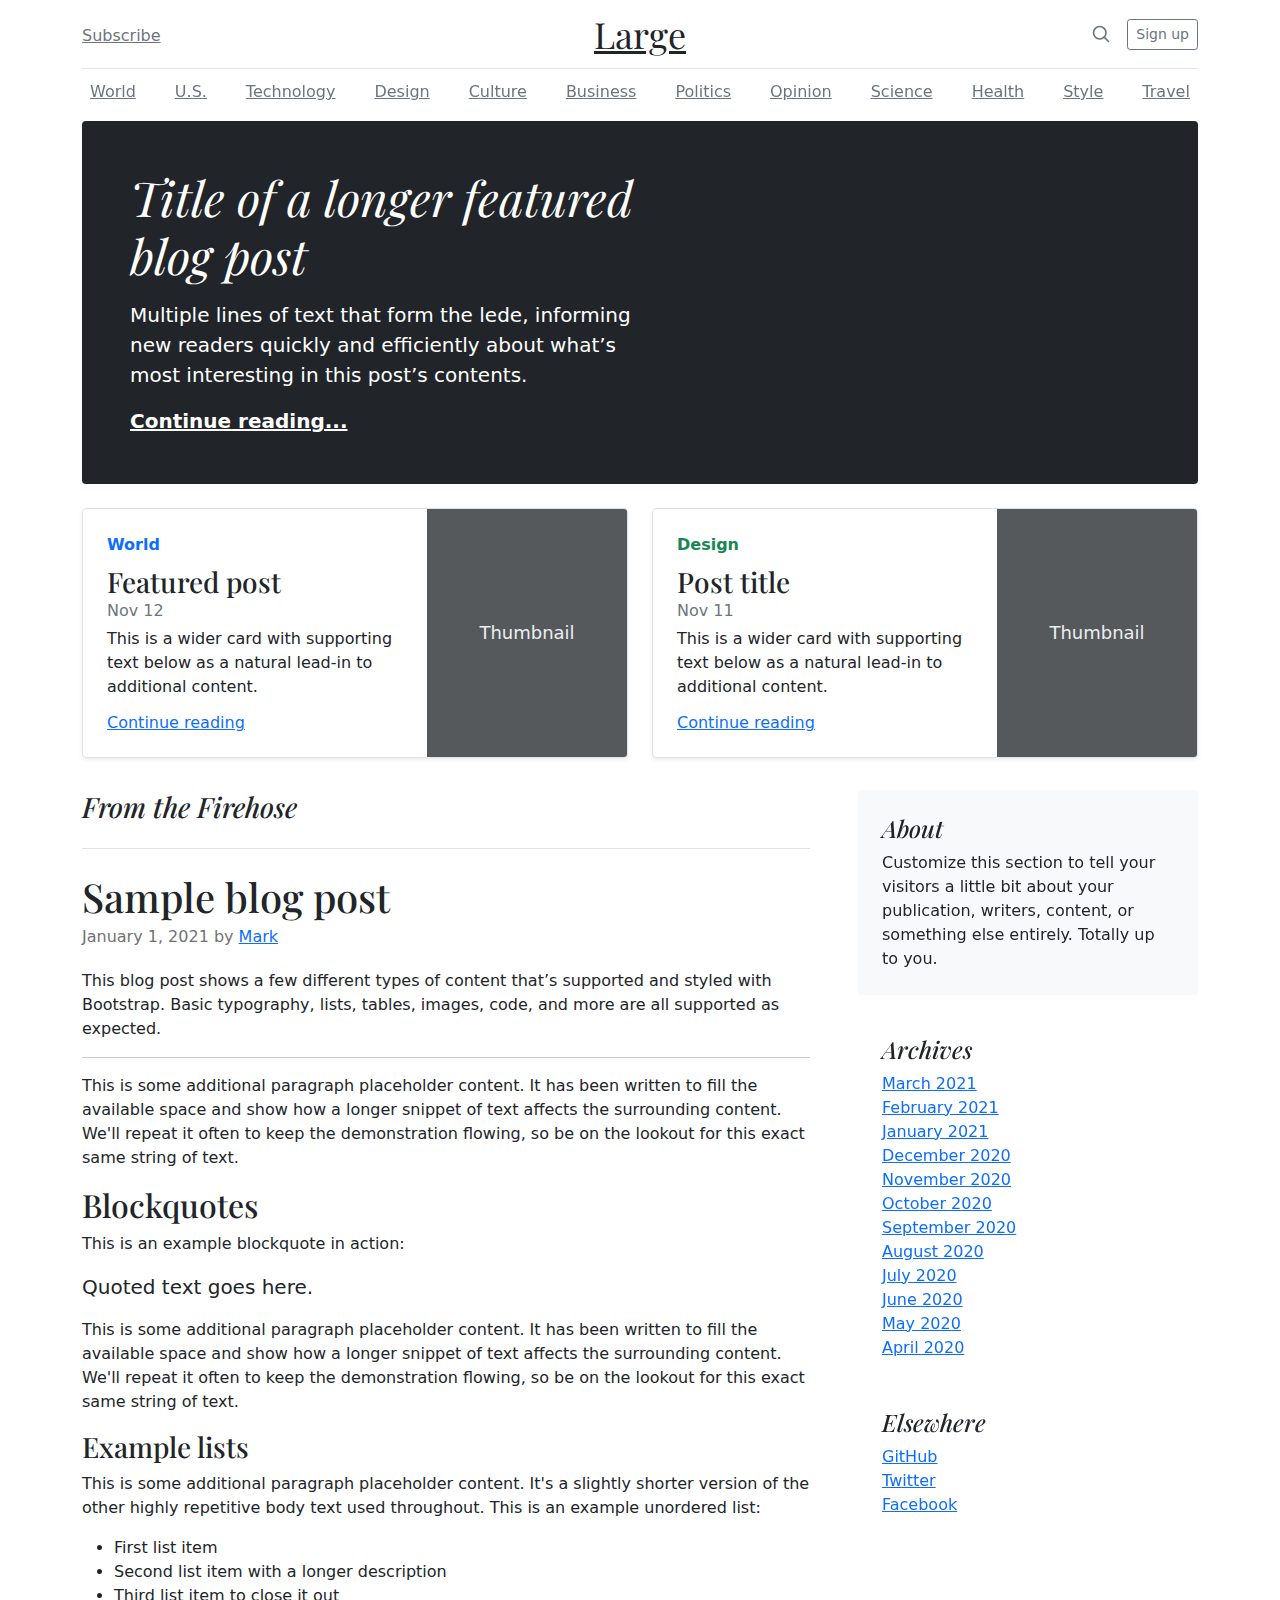
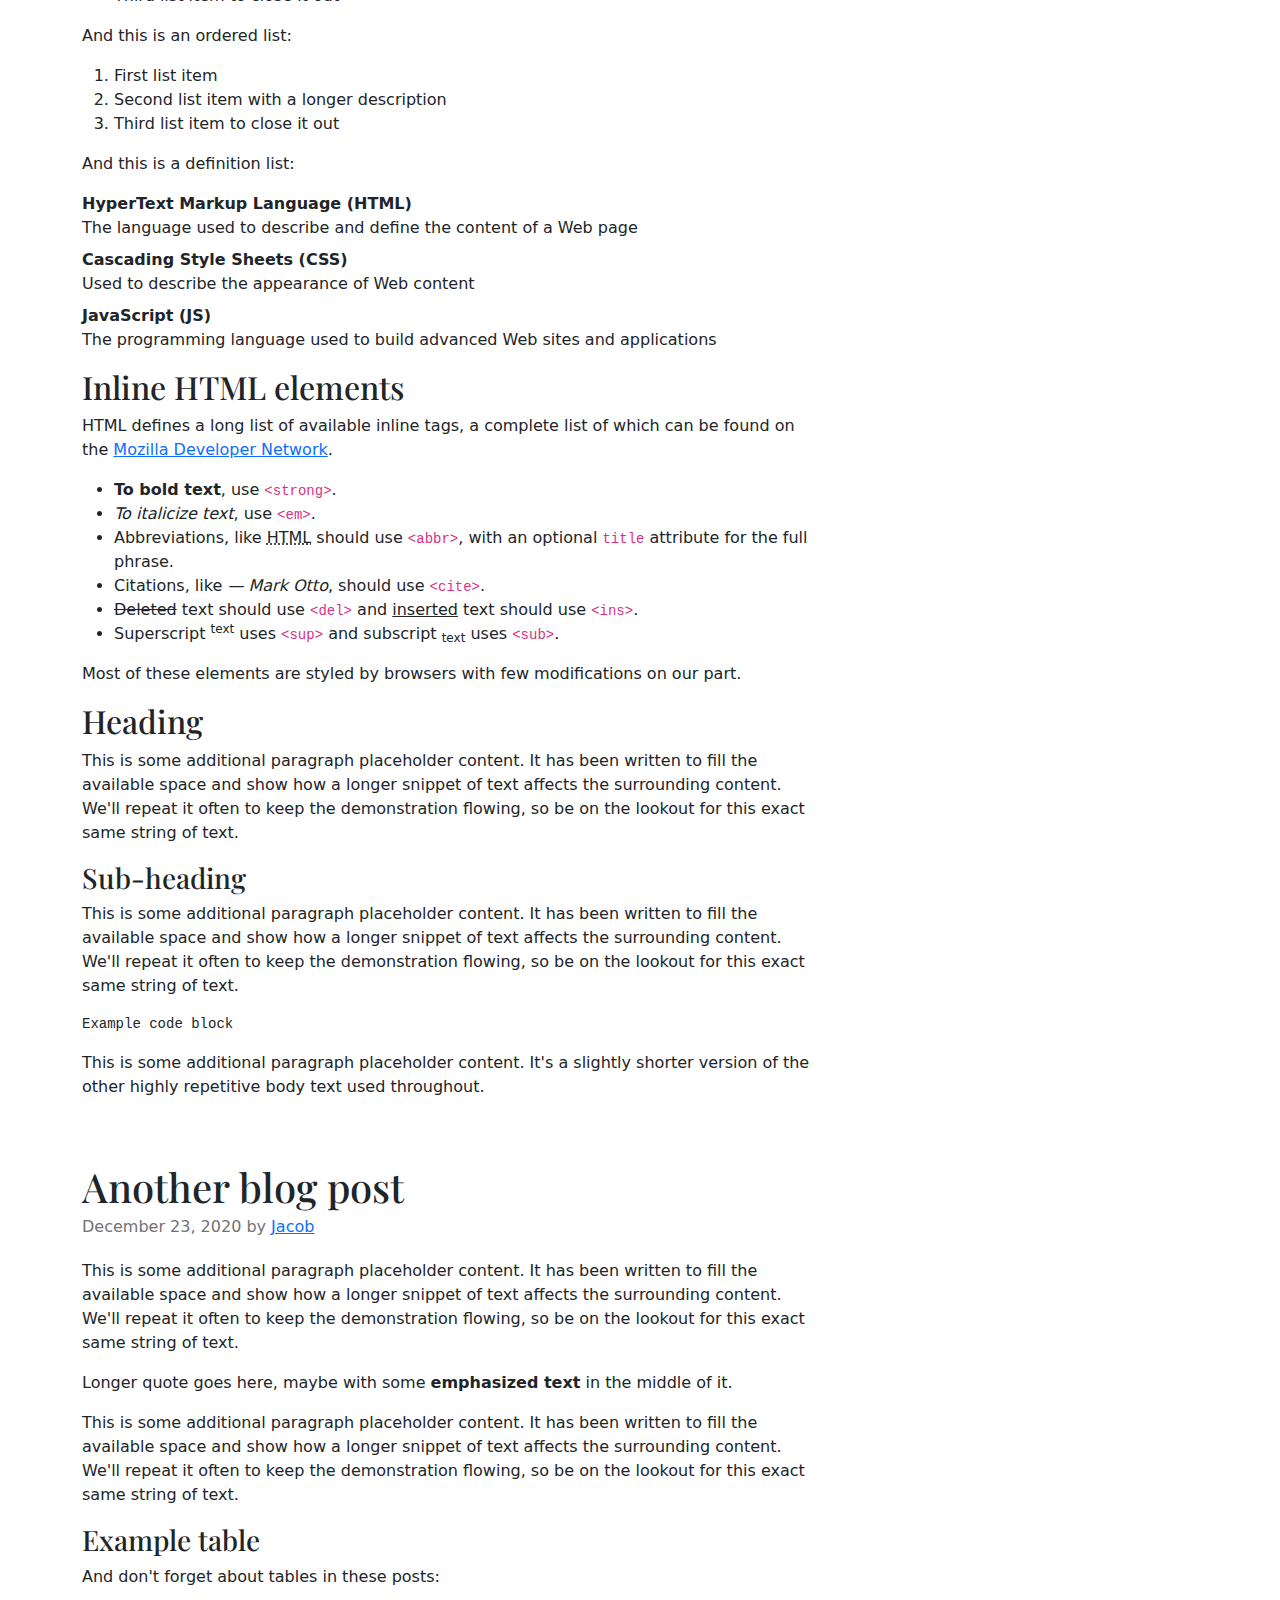
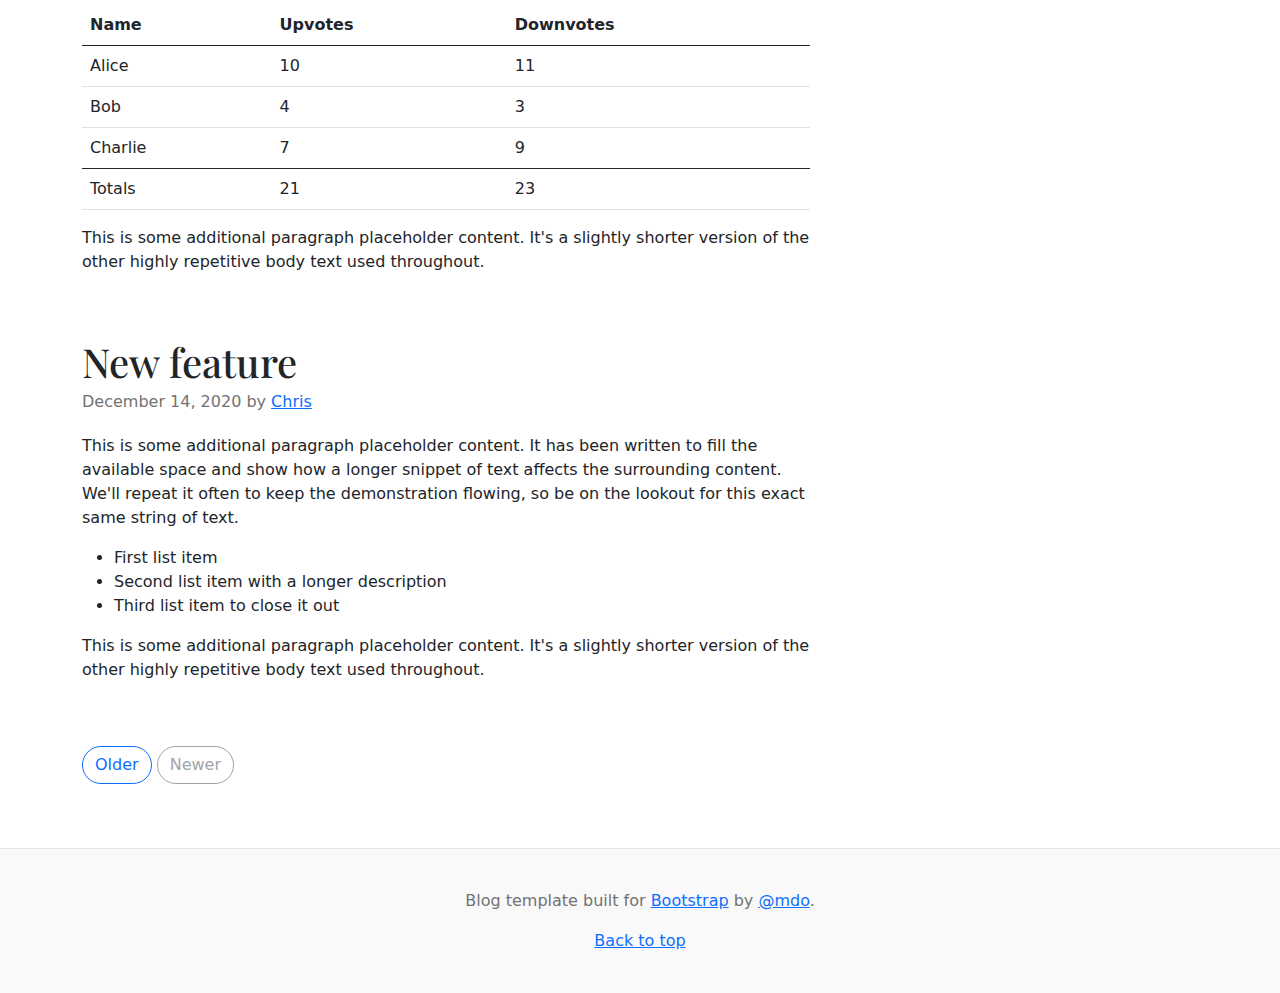
<file: bootstrap-5.1.1-examples/blog/index.html>
<!doctype html>
<html lang="en">
  <head>
    <meta charset="utf-8">
    <meta name="viewport" content="width=device-width, initial-scale=1">
    <meta name="description" content="">
    <meta name="author" content="Mark Otto, Jacob Thornton, and Bootstrap contributors">
    <meta name="generator" content="Hugo 0.88.1">
    <title>Blog Template · Bootstrap v5.1</title>

    <link rel="canonical" href="https://getbootstrap.com/docs/5.1/examples/blog/">

    

    <!-- Bootstrap core CSS -->
<link href="../assets/dist/css/bootstrap.min.css" rel="stylesheet">

    <style>
      .bd-placeholder-img {
        font-size: 1.125rem;
        text-anchor: middle;
        -webkit-user-select: none;
        -moz-user-select: none;
        user-select: none;
      }

      @media (min-width: 768px) {
        .bd-placeholder-img-lg {
          font-size: 3.5rem;
        }
      }
    </style>

    
    <!-- Custom styles for this template -->
    <link href="https://fonts.googleapis.com/css?family=Playfair&#43;Display:700,900&amp;display=swap" rel="stylesheet">
    <!-- Custom styles for this template -->
    <link href="blog.css" rel="stylesheet">
  </head>
  <body>
    
<div class="container">
  <header class="blog-header py-3">
    <div class="row flex-nowrap justify-content-between align-items-center">
      <div class="col-4 pt-1">
        <a class="link-secondary" href="#">Subscribe</a>
      </div>
      <div class="col-4 text-center">
        <a class="blog-header-logo text-dark" href="#">Large</a>
      </div>
      <div class="col-4 d-flex justify-content-end align-items-center">
        <a class="link-secondary" href="#" aria-label="Search">
          <svg xmlns="http://www.w3.org/2000/svg" width="20" height="20" fill="none" stroke="currentColor" stroke-linecap="round" stroke-linejoin="round" stroke-width="2" class="mx-3" role="img" viewBox="0 0 24 24"><title>Search</title><circle cx="10.5" cy="10.5" r="7.5"/><path d="M21 21l-5.2-5.2"/></svg>
        </a>
        <a class="btn btn-sm btn-outline-secondary" href="#">Sign up</a>
      </div>
    </div>
  </header>

  <div class="nav-scroller py-1 mb-2">
    <nav class="nav d-flex justify-content-between">
      <a class="p-2 link-secondary" href="#">World</a>
      <a class="p-2 link-secondary" href="#">U.S.</a>
      <a class="p-2 link-secondary" href="#">Technology</a>
      <a class="p-2 link-secondary" href="#">Design</a>
      <a class="p-2 link-secondary" href="#">Culture</a>
      <a class="p-2 link-secondary" href="#">Business</a>
      <a class="p-2 link-secondary" href="#">Politics</a>
      <a class="p-2 link-secondary" href="#">Opinion</a>
      <a class="p-2 link-secondary" href="#">Science</a>
      <a class="p-2 link-secondary" href="#">Health</a>
      <a class="p-2 link-secondary" href="#">Style</a>
      <a class="p-2 link-secondary" href="#">Travel</a>
    </nav>
  </div>
</div>

<main class="container">
  <div class="p-4 p-md-5 mb-4 text-white rounded bg-dark">
    <div class="col-md-6 px-0">
      <h1 class="display-4 fst-italic">Title of a longer featured blog post</h1>
      <p class="lead my-3">Multiple lines of text that form the lede, informing new readers quickly and efficiently about what’s most interesting in this post’s contents.</p>
      <p class="lead mb-0"><a href="#" class="text-white fw-bold">Continue reading...</a></p>
    </div>
  </div>

  <div class="row mb-2">
    <div class="col-md-6">
      <div class="row g-0 border rounded overflow-hidden flex-md-row mb-4 shadow-sm h-md-250 position-relative">
        <div class="col p-4 d-flex flex-column position-static">
          <strong class="d-inline-block mb-2 text-primary">World</strong>
          <h3 class="mb-0">Featured post</h3>
          <div class="mb-1 text-muted">Nov 12</div>
          <p class="card-text mb-auto">This is a wider card with supporting text below as a natural lead-in to additional content.</p>
          <a href="#" class="stretched-link">Continue reading</a>
        </div>
        <div class="col-auto d-none d-lg-block">
          <svg class="bd-placeholder-img" width="200" height="250" xmlns="http://www.w3.org/2000/svg" role="img" aria-label="Placeholder: Thumbnail" preserveAspectRatio="xMidYMid slice" focusable="false"><title>Placeholder</title><rect width="100%" height="100%" fill="#55595c"/><text x="50%" y="50%" fill="#eceeef" dy=".3em">Thumbnail</text></svg>

        </div>
      </div>
    </div>
    <div class="col-md-6">
      <div class="row g-0 border rounded overflow-hidden flex-md-row mb-4 shadow-sm h-md-250 position-relative">
        <div class="col p-4 d-flex flex-column position-static">
          <strong class="d-inline-block mb-2 text-success">Design</strong>
          <h3 class="mb-0">Post title</h3>
          <div class="mb-1 text-muted">Nov 11</div>
          <p class="mb-auto">This is a wider card with supporting text below as a natural lead-in to additional content.</p>
          <a href="#" class="stretched-link">Continue reading</a>
        </div>
        <div class="col-auto d-none d-lg-block">
          <svg class="bd-placeholder-img" width="200" height="250" xmlns="http://www.w3.org/2000/svg" role="img" aria-label="Placeholder: Thumbnail" preserveAspectRatio="xMidYMid slice" focusable="false"><title>Placeholder</title><rect width="100%" height="100%" fill="#55595c"/><text x="50%" y="50%" fill="#eceeef" dy=".3em">Thumbnail</text></svg>

        </div>
      </div>
    </div>
  </div>

  <div class="row g-5">
    <div class="col-md-8">
      <h3 class="pb-4 mb-4 fst-italic border-bottom">
        From the Firehose
      </h3>

      <article class="blog-post">
        <h2 class="blog-post-title">Sample blog post</h2>
        <p class="blog-post-meta">January 1, 2021 by <a href="#">Mark</a></p>

        <p>This blog post shows a few different types of content that’s supported and styled with Bootstrap. Basic typography, lists, tables, images, code, and more are all supported as expected.</p>
        <hr>
        <p>This is some additional paragraph placeholder content. It has been written to fill the available space and show how a longer snippet of text affects the surrounding content. We'll repeat it often to keep the demonstration flowing, so be on the lookout for this exact same string of text.</p>
        <h2>Blockquotes</h2>
        <p>This is an example blockquote in action:</p>
        <blockquote class="blockquote">
          <p>Quoted text goes here.</p>
        </blockquote>
        <p>This is some additional paragraph placeholder content. It has been written to fill the available space and show how a longer snippet of text affects the surrounding content. We'll repeat it often to keep the demonstration flowing, so be on the lookout for this exact same string of text.</p>
        <h3>Example lists</h3>
        <p>This is some additional paragraph placeholder content. It's a slightly shorter version of the other highly repetitive body text used throughout. This is an example unordered list:</p>
        <ul>
          <li>First list item</li>
          <li>Second list item with a longer description</li>
          <li>Third list item to close it out</li>
        </ul>
        <p>And this is an ordered list:</p>
        <ol>
          <li>First list item</li>
          <li>Second list item with a longer description</li>
          <li>Third list item to close it out</li>
        </ol>
        <p>And this is a definition list:</p>
        <dl>
          <dt>HyperText Markup Language (HTML)</dt>
          <dd>The language used to describe and define the content of a Web page</dd>
          <dt>Cascading Style Sheets (CSS)</dt>
          <dd>Used to describe the appearance of Web content</dd>
          <dt>JavaScript (JS)</dt>
          <dd>The programming language used to build advanced Web sites and applications</dd>
        </dl>
        <h2>Inline HTML elements</h2>
        <p>HTML defines a long list of available inline tags, a complete list of which can be found on the <a href="https://developer.mozilla.org/en-US/docs/Web/HTML/Element">Mozilla Developer Network</a>.</p>
        <ul>
          <li><strong>To bold text</strong>, use <code class="language-plaintext highlighter-rouge">&lt;strong&gt;</code>.</li>
          <li><em>To italicize text</em>, use <code class="language-plaintext highlighter-rouge">&lt;em&gt;</code>.</li>
          <li>Abbreviations, like <abbr title="HyperText Markup Langage">HTML</abbr> should use <code class="language-plaintext highlighter-rouge">&lt;abbr&gt;</code>, with an optional <code class="language-plaintext highlighter-rouge">title</code> attribute for the full phrase.</li>
          <li>Citations, like <cite>— Mark Otto</cite>, should use <code class="language-plaintext highlighter-rouge">&lt;cite&gt;</code>.</li>
          <li><del>Deleted</del> text should use <code class="language-plaintext highlighter-rouge">&lt;del&gt;</code> and <ins>inserted</ins> text should use <code class="language-plaintext highlighter-rouge">&lt;ins&gt;</code>.</li>
          <li>Superscript <sup>text</sup> uses <code class="language-plaintext highlighter-rouge">&lt;sup&gt;</code> and subscript <sub>text</sub> uses <code class="language-plaintext highlighter-rouge">&lt;sub&gt;</code>.</li>
        </ul>
        <p>Most of these elements are styled by browsers with few modifications on our part.</p>
        <h2>Heading</h2>
        <p>This is some additional paragraph placeholder content. It has been written to fill the available space and show how a longer snippet of text affects the surrounding content. We'll repeat it often to keep the demonstration flowing, so be on the lookout for this exact same string of text.</p>
        <h3>Sub-heading</h3>
        <p>This is some additional paragraph placeholder content. It has been written to fill the available space and show how a longer snippet of text affects the surrounding content. We'll repeat it often to keep the demonstration flowing, so be on the lookout for this exact same string of text.</p>
        <pre><code>Example code block</code></pre>
        <p>This is some additional paragraph placeholder content. It's a slightly shorter version of the other highly repetitive body text used throughout.</p>
      </article>

      <article class="blog-post">
        <h2 class="blog-post-title">Another blog post</h2>
        <p class="blog-post-meta">December 23, 2020 by <a href="#">Jacob</a></p>

        <p>This is some additional paragraph placeholder content. It has been written to fill the available space and show how a longer snippet of text affects the surrounding content. We'll repeat it often to keep the demonstration flowing, so be on the lookout for this exact same string of text.</p>
        <blockquote>
          <p>Longer quote goes here, maybe with some <strong>emphasized text</strong> in the middle of it.</p>
        </blockquote>
        <p>This is some additional paragraph placeholder content. It has been written to fill the available space and show how a longer snippet of text affects the surrounding content. We'll repeat it often to keep the demonstration flowing, so be on the lookout for this exact same string of text.</p>
        <h3>Example table</h3>
        <p>And don't forget about tables in these posts:</p>
        <table class="table">
          <thead>
            <tr>
              <th>Name</th>
              <th>Upvotes</th>
              <th>Downvotes</th>
            </tr>
          </thead>
          <tbody>
            <tr>
              <td>Alice</td>
              <td>10</td>
              <td>11</td>
            </tr>
            <tr>
              <td>Bob</td>
              <td>4</td>
              <td>3</td>
            </tr>
            <tr>
              <td>Charlie</td>
              <td>7</td>
              <td>9</td>
            </tr>
          </tbody>
          <tfoot>
            <tr>
              <td>Totals</td>
              <td>21</td>
              <td>23</td>
            </tr>
          </tfoot>
        </table>

        <p>This is some additional paragraph placeholder content. It's a slightly shorter version of the other highly repetitive body text used throughout.</p>
      </article>

      <article class="blog-post">
        <h2 class="blog-post-title">New feature</h2>
        <p class="blog-post-meta">December 14, 2020 by <a href="#">Chris</a></p>

        <p>This is some additional paragraph placeholder content. It has been written to fill the available space and show how a longer snippet of text affects the surrounding content. We'll repeat it often to keep the demonstration flowing, so be on the lookout for this exact same string of text.</p>
        <ul>
          <li>First list item</li>
          <li>Second list item with a longer description</li>
          <li>Third list item to close it out</li>
        </ul>
        <p>This is some additional paragraph placeholder content. It's a slightly shorter version of the other highly repetitive body text used throughout.</p>
      </article>

      <nav class="blog-pagination" aria-label="Pagination">
        <a class="btn btn-outline-primary" href="#">Older</a>
        <a class="btn btn-outline-secondary disabled">Newer</a>
      </nav>

    </div>

    <div class="col-md-4">
      <div class="position-sticky" style="top: 2rem;">
        <div class="p-4 mb-3 bg-light rounded">
          <h4 class="fst-italic">About</h4>
          <p class="mb-0">Customize this section to tell your visitors a little bit about your publication, writers, content, or something else entirely. Totally up to you.</p>
        </div>

        <div class="p-4">
          <h4 class="fst-italic">Archives</h4>
          <ol class="list-unstyled mb-0">
            <li><a href="#">March 2021</a></li>
            <li><a href="#">February 2021</a></li>
            <li><a href="#">January 2021</a></li>
            <li><a href="#">December 2020</a></li>
            <li><a href="#">November 2020</a></li>
            <li><a href="#">October 2020</a></li>
            <li><a href="#">September 2020</a></li>
            <li><a href="#">August 2020</a></li>
            <li><a href="#">July 2020</a></li>
            <li><a href="#">June 2020</a></li>
            <li><a href="#">May 2020</a></li>
            <li><a href="#">April 2020</a></li>
          </ol>
        </div>

        <div class="p-4">
          <h4 class="fst-italic">Elsewhere</h4>
          <ol class="list-unstyled">
            <li><a href="#">GitHub</a></li>
            <li><a href="#">Twitter</a></li>
            <li><a href="#">Facebook</a></li>
          </ol>
        </div>
      </div>
    </div>
  </div>

</main>

<footer class="blog-footer">
  <p>Blog template built for <a href="https://getbootstrap.com/">Bootstrap</a> by <a href="https://twitter.com/mdo">@mdo</a>.</p>
  <p>
    <a href="#">Back to top</a>
  </p>
</footer>


    
  </body>
</html>
</file>
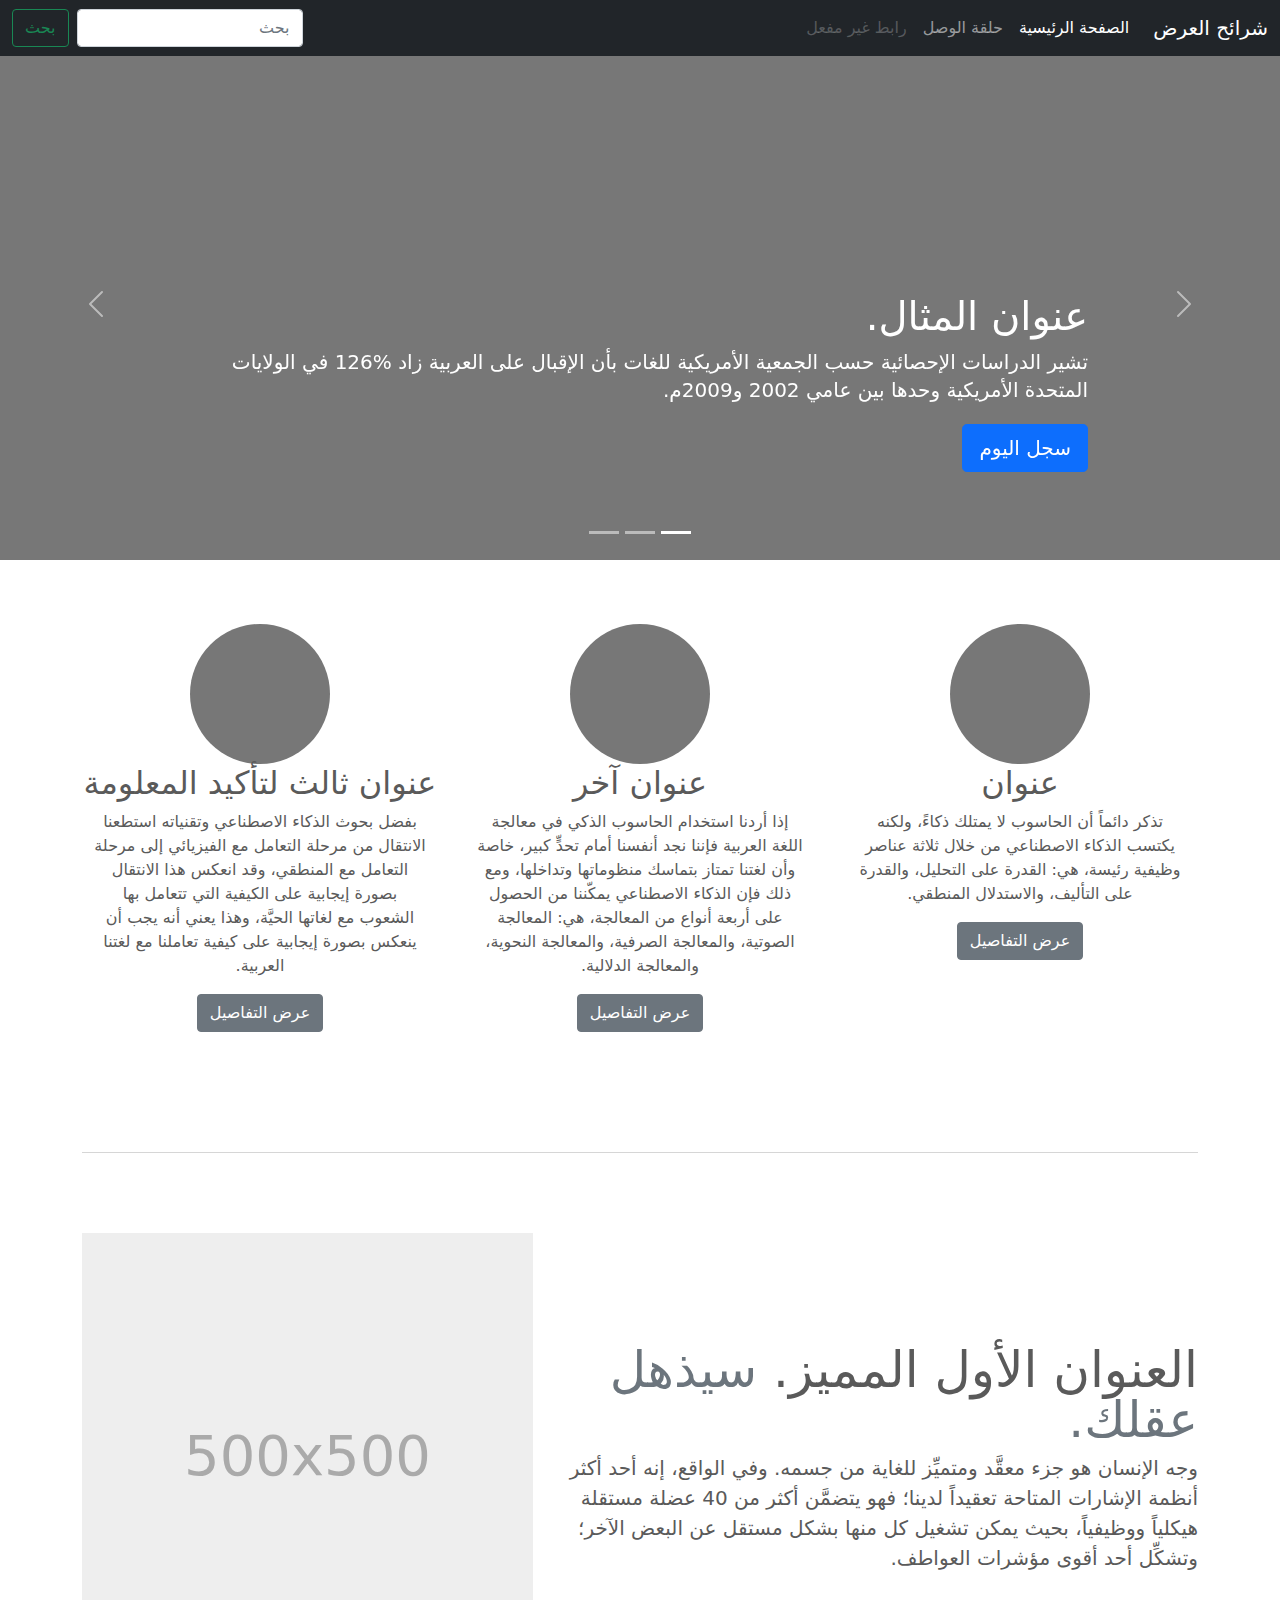
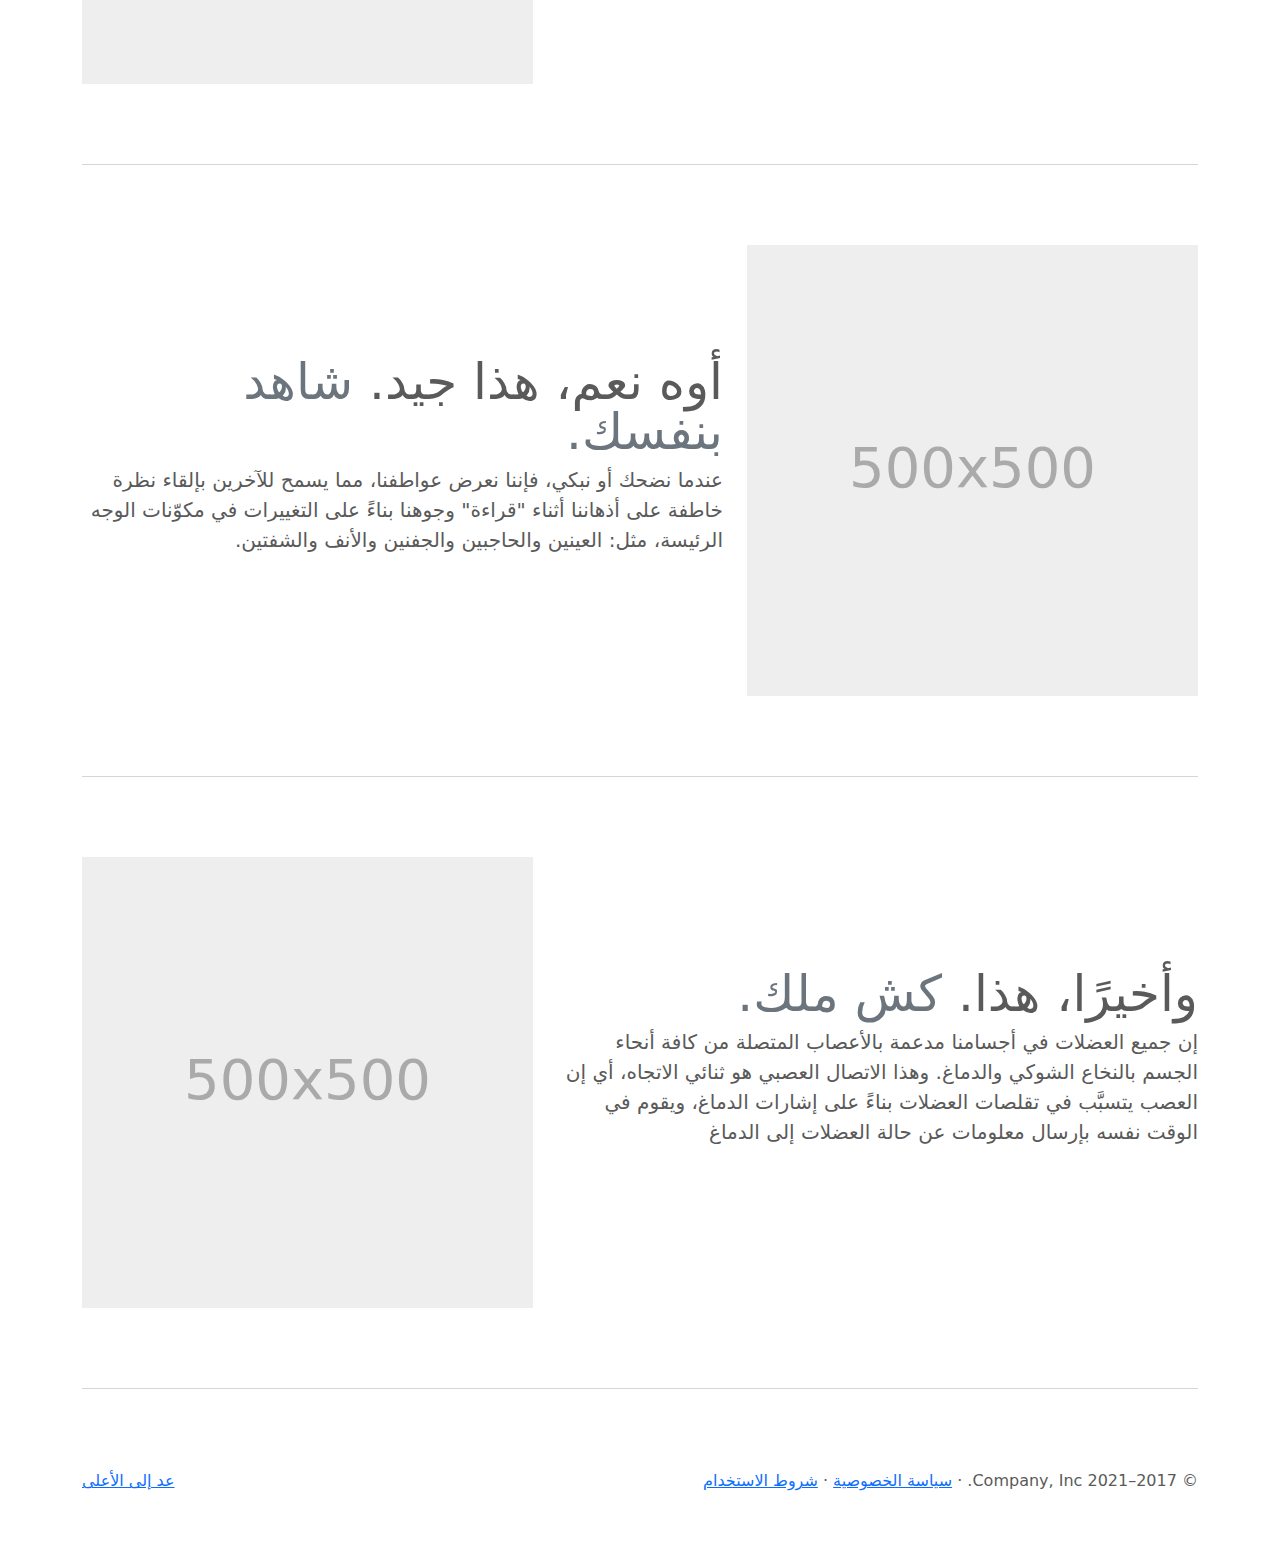
<file: bootstrap-5.1.1-examples/carousel-rtl/index.html>
<!doctype html>
<html lang="ar" dir="rtl">
  <head>
    <meta charset="utf-8">
    <meta name="viewport" content="width=device-width, initial-scale=1">
    <meta name="description" content="">
    <meta name="author" content="Mark Otto, Jacob Thornton, and Bootstrap contributors">
    <meta name="generator" content="Hugo 0.88.1">
    <title>قالب  شرائح العرض · Bootstrap v5.1</title>

    <link rel="canonical" href="https://getbootstrap.com/docs/5.1/examples/carousel-rtl/">

    

    <!-- Bootstrap core CSS -->
<link href="../assets/dist/css/bootstrap.rtl.min.css" rel="stylesheet">

    <style>
      .bd-placeholder-img {
        font-size: 1.125rem;
        text-anchor: middle;
        -webkit-user-select: none;
        -moz-user-select: none;
        user-select: none;
      }

      @media (min-width: 768px) {
        .bd-placeholder-img-lg {
          font-size: 3.5rem;
        }
      }
    </style>

    
    <!-- Custom styles for this template -->
    <link href="../carousel/carousel.rtl.css" rel="stylesheet">
  </head>
  <body>
    
<header>
  <nav class="navbar navbar-expand-md navbar-dark fixed-top bg-dark">
    <div class="container-fluid">
      <a class="navbar-brand" href="#">شرائح العرض</a>
      <button class="navbar-toggler" type="button" data-bs-toggle="collapse" data-bs-target="#navbarCollapse" aria-controls="navbarCollapse" aria-expanded="false" aria-label="تبديل التنقل">
        <span class="navbar-toggler-icon"></span>
      </button>
      <div class="collapse navbar-collapse" id="navbarCollapse">
        <ul class="navbar-nav me-auto mb-2 mb-md-0">
          <li class="nav-item">
            <a class="nav-link active" aria-current="page" href="#">الصفحة الرئيسية</a>
          </li>
          <li class="nav-item">
            <a class="nav-link" href="#">حلقة الوصل</a>
          </li>
          <li class="nav-item">
            <a class="nav-link disabled">رابط غير مفعل</a>
          </li>
        </ul>
        <form class="d-flex">
          <input class="form-control me-2" type="search" placeholder="بحث" aria-label="بحث">
          <button class="btn btn-outline-success" type="submit">بحث</button>
        </form>
      </div>
    </div>
  </nav>
</header>

<main>

  <div id="myCarousel" class="carousel slide" data-bs-ride="carousel">
    <div class="carousel-indicators">
      <button type="button" data-bs-target="#myCarousel" data-bs-slide-to="0" class="active" aria-current="true" aria-label="Slide 1"></button>
      <button type="button" data-bs-target="#myCarousel" data-bs-slide-to="1" aria-label="Slide 2"></button>
      <button type="button" data-bs-target="#myCarousel" data-bs-slide-to="2" aria-label="Slide 3"></button>
    </div>
    <div class="carousel-inner">
      <div class="carousel-item active">
        <svg class="bd-placeholder-img" width="100%" height="100%" xmlns="http://www.w3.org/2000/svg" aria-hidden="true" preserveAspectRatio="xMidYMid slice" focusable="false"><rect width="100%" height="100%" fill="#777"/></svg>

        <div class="container">
          <div class="carousel-caption text-start">
            <h1>عنوان المثال.</h1>
            <p>تشير الدراسات الإحصائية حسب الجمعية الأمريكية للغات بأن الإقبال على العربية زاد %126 في الولايات المتحدة الأمريكية وحدها بين عامي 2002 و2009م.</p>
            <p><a class="btn btn-lg btn-primary" href="#">سجل اليوم</a></p>
          </div>
        </div>
      </div>
      <div class="carousel-item">
        <svg class="bd-placeholder-img" width="100%" height="100%" xmlns="http://www.w3.org/2000/svg" aria-hidden="true" preserveAspectRatio="xMidYMid slice" focusable="false"><rect width="100%" height="100%" fill="#777"/></svg>

        <div class="container">
          <div class="carousel-caption">
            <h1>عنوان مثال آخر.</h1>
            <p>حسب المجلس الثقافي البريطاني فإن تعليم الإنجليزية داخل بريطانيا يسهم في تعزيز اقتصادها بما يتجاوز ملياري جنيه سنوياً، كما أنه وفر أكثر من 26 ألف وظيفة.</p>
            <p><a class="btn btn-lg btn-primary" href="#">أعرف أكثر</a></p>
          </div>
        </div>
      </div>
      <div class="carousel-item">
        <svg class="bd-placeholder-img" width="100%" height="100%" xmlns="http://www.w3.org/2000/svg" aria-hidden="true" preserveAspectRatio="xMidYMid slice" focusable="false"><rect width="100%" height="100%" fill="#777"/></svg>

        <div class="container">
          <div class="carousel-caption text-end">
            <h1>واحد أكثر لقياس جيد.</h1>
            <p>الإحصاءات لحجم الاستثمار اللغوي خارج بريطانيا تتفاوت من سنة لأخرى إلا أن المدير التنفيذي للمجلس الثقافي البريطاني إدي بايرز يرى أن استثمار تعليم الإنجليزية في الخارج لا يحسب على المستوى المالي فحسب بل على المستوى السياسي أيضاً.</p>
            <p><a class="btn btn-lg btn-primary" href="#">تصفح المعرض</a></p>
          </div>
        </div>
      </div>
    </div>
    <button class="carousel-control-prev" type="button" data-bs-target="#myCarousel" data-bs-slide="prev">
      <span class="carousel-control-prev-icon" aria-hidden="true"></span>
      <span class="visually-hidden">السابق</span>
    </button>
    <button class="carousel-control-next" type="button" data-bs-target="#myCarousel" data-bs-slide="next">
      <span class="carousel-control-next-icon" aria-hidden="true"></span>
      <span class="visually-hidden">التالي</span>
    </button>
  </div>


  <!-- Marketing messaging and featurettes
  ================================================== -->
  <!-- Wrap the rest of the page in another container to center all the content. -->

  <div class="container marketing">

    <!-- Three columns of text below the carousel -->
    <div class="row">
      <div class="col-lg-4">
        <svg class="bd-placeholder-img rounded-circle" width="140" height="140" xmlns="http://www.w3.org/2000/svg" role="img" aria-label="Placeholder: 140x140" preserveAspectRatio="xMidYMid slice" focusable="false"><title>Placeholder</title><rect width="100%" height="100%" fill="#777"/><text x="50%" y="50%" fill="#777" dy=".3em">140x140</text></svg>

        <h2>عنوان</h2>
        <p>تذكر دائماً أن الحاسوب لا يمتلك ذكاءً، ولكنه يكتسب الذكاء الاصطناعي من خلال ثلاثة عناصر وظيفية رئيسة، هي: القدرة على التحليل، والقدرة على التأليف، والاستدلال المنطقي.</p>
        <p><a class="btn btn-secondary" href="#">عرض التفاصيل</a></p>
      </div><!-- /.col-lg-4 -->
      <div class="col-lg-4">
        <svg class="bd-placeholder-img rounded-circle" width="140" height="140" xmlns="http://www.w3.org/2000/svg" role="img" aria-label="Placeholder: 140x140" preserveAspectRatio="xMidYMid slice" focusable="false"><title>Placeholder</title><rect width="100%" height="100%" fill="#777"/><text x="50%" y="50%" fill="#777" dy=".3em">140x140</text></svg>

        <h2>عنوان آخر</h2>
        <p>إذا أردنا استخدام الحاسوب الذكي في معالجة اللغة العربية فإننا نجد أنفسنا أمام تحدٍّ كبير، خاصة وأن لغتنا تمتاز بتماسك منظوماتها وتداخلها، ومع ذلك فإن الذكاء الاصطناعي يمكّننا من الحصول على أربعة أنواع من المعالجة، هي: المعالجة الصوتية، والمعالجة الصرفية، والمعالجة النحوية، والمعالجة الدلالية.</p>
        <p><a class="btn btn-secondary" href="#">عرض التفاصيل</a></p>
      </div><!-- /.col-lg-4 -->
      <div class="col-lg-4">
        <svg class="bd-placeholder-img rounded-circle" width="140" height="140" xmlns="http://www.w3.org/2000/svg" role="img" aria-label="Placeholder: 140x140" preserveAspectRatio="xMidYMid slice" focusable="false"><title>Placeholder</title><rect width="100%" height="100%" fill="#777"/><text x="50%" y="50%" fill="#777" dy=".3em">140x140</text></svg>

        <h2>عنوان ثالث لتأكيد المعلومة</h2>
        <p>بفضل بحوث الذكاء الاصطناعي وتقنياته استطعنا الانتقال من مرحلة التعامل مع الفيزيائي إلى مرحلة التعامل مع المنطقي، وقد انعكس هذا الانتقال بصورة إيجابية على الكيفية التي تتعامل بها الشعوب مع لغاتها الحيَّة، وهذا يعني أنه يجب أن ينعكس بصورة إيجابية على كيفية تعاملنا مع لغتنا العربية.</p>
        <p><a class="btn btn-secondary" href="#">عرض التفاصيل</a></p>
      </div><!-- /.col-lg-4 -->
    </div><!-- /.row -->


    <!-- START THE FEATURETTES -->

    <hr class="featurette-divider">

    <div class="row featurette">
      <div class="col-md-7">
        <h2 class="featurette-heading">العنوان الأول المميز. <span class="text-muted"> سيذهل عقلك. </span></h2>
        <p class="lead">وجه الإنسان هو جزء معقَّد ومتميِّز للغاية من جسمه. وفي الواقع، إنه أحد أكثر أنظمة الإشارات المتاحة تعقيداً لدينا؛ فهو يتضمَّن أكثر من 40 عضلة مستقلة هيكلياً ووظيفياً، بحيث يمكن تشغيل كل منها بشكل مستقل عن البعض الآخر؛ وتشكِّل أحد أقوى مؤشرات العواطف.</p>
      </div>
      <div class="col-md-5">
        <svg class="bd-placeholder-img bd-placeholder-img-lg featurette-image img-fluid mx-auto" width="500" height="500" xmlns="http://www.w3.org/2000/svg" role="img" aria-label="Placeholder: 500x500" preserveAspectRatio="xMidYMid slice" focusable="false"><title>Placeholder</title><rect width="100%" height="100%" fill="#eee"/><text x="50%" y="50%" fill="#aaa" dy=".3em">500x500</text></svg>

      </div>
    </div>

    <hr class="featurette-divider">

    <div class="row featurette">
      <div class="col-md-7 order-md-2">
        <h2 class="featurette-heading">أوه نعم، هذا جيد. <span class="text-muted"> شاهد بنفسك. </span></h2>
        <p class="lead">عندما نضحك أو نبكي، فإننا نعرض عواطفنا، مما يسمح للآخرين بإلقاء نظرة خاطفة على أذهاننا أثناء "قراءة" وجوهنا بناءً على التغييرات في مكوّنات الوجه الرئيسة، مثل: العينين والحاجبين والجفنين والأنف والشفتين.</p>
      </div>
      <div class="col-md-5 order-md-1">
        <svg class="bd-placeholder-img bd-placeholder-img-lg featurette-image img-fluid mx-auto" width="500" height="500" xmlns="http://www.w3.org/2000/svg" role="img" aria-label="Placeholder: 500x500" preserveAspectRatio="xMidYMid slice" focusable="false"><title>Placeholder</title><rect width="100%" height="100%" fill="#eee"/><text x="50%" y="50%" fill="#aaa" dy=".3em">500x500</text></svg>

      </div>
    </div>

    <hr class="featurette-divider">

    <div class="row featurette">
      <div class="col-md-7">
        <h2 class="featurette-heading">وأخيرًا، هذا. <span class="text-muted"> كش ملك. </span></h2>
        <p class="lead">إن جميع العضلات في أجسامنا مدعمة بالأعصاب المتصلة من كافة أنحاء الجسم بالنخاع الشوكي والدماغ. وهذا الاتصال العصبي هو ثنائي الاتجاه، أي إن العصب يتسبَّب في تقلصات العضلات بناءً على إشارات الدماغ، ويقوم في الوقت نفسه بإرسال معلومات عن حالة العضلات إلى الدماغ</p>
      </div>
      <div class="col-md-5">
        <svg class="bd-placeholder-img bd-placeholder-img-lg featurette-image img-fluid mx-auto" width="500" height="500" xmlns="http://www.w3.org/2000/svg" role="img" aria-label="Placeholder: 500x500" preserveAspectRatio="xMidYMid slice" focusable="false"><title>Placeholder</title><rect width="100%" height="100%" fill="#eee"/><text x="50%" y="50%" fill="#aaa" dy=".3em">500x500</text></svg>

      </div>
    </div>

    <hr class="featurette-divider">

    <!-- /END THE FEATURETTES -->

  </div><!-- /.container -->


  <!-- FOOTER -->
  <footer class="container">
    <p class="float-end"><a href="#">عد إلى الأعلى</a></p>
    <p>&copy; 2017–2021 Company, Inc. &middot; <a href="#">سياسة الخصوصية</a> &middot; <a href="#">شروط الاستخدام</a></p>
  </footer>
</main>


    <script src="../assets/dist/js/bootstrap.bundle.min.js"></script>

      
  </body>
</html>
</file>
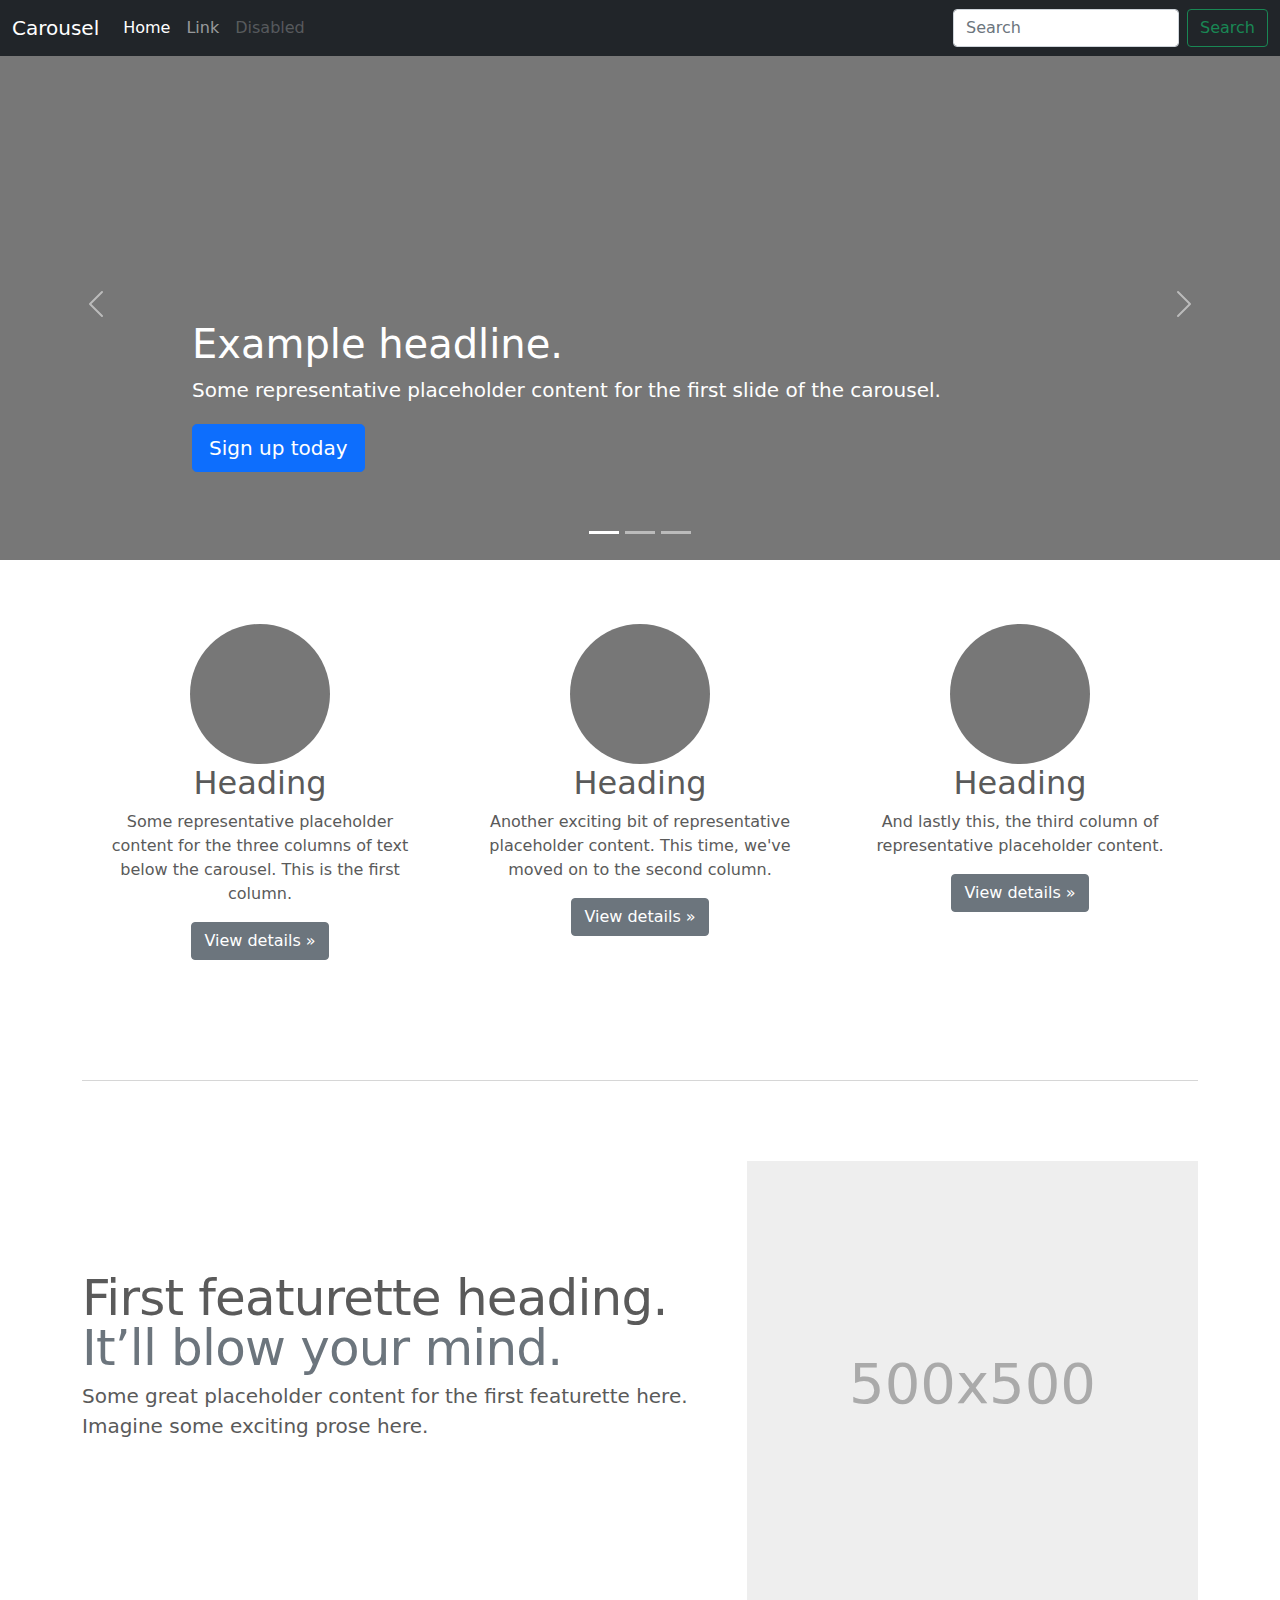
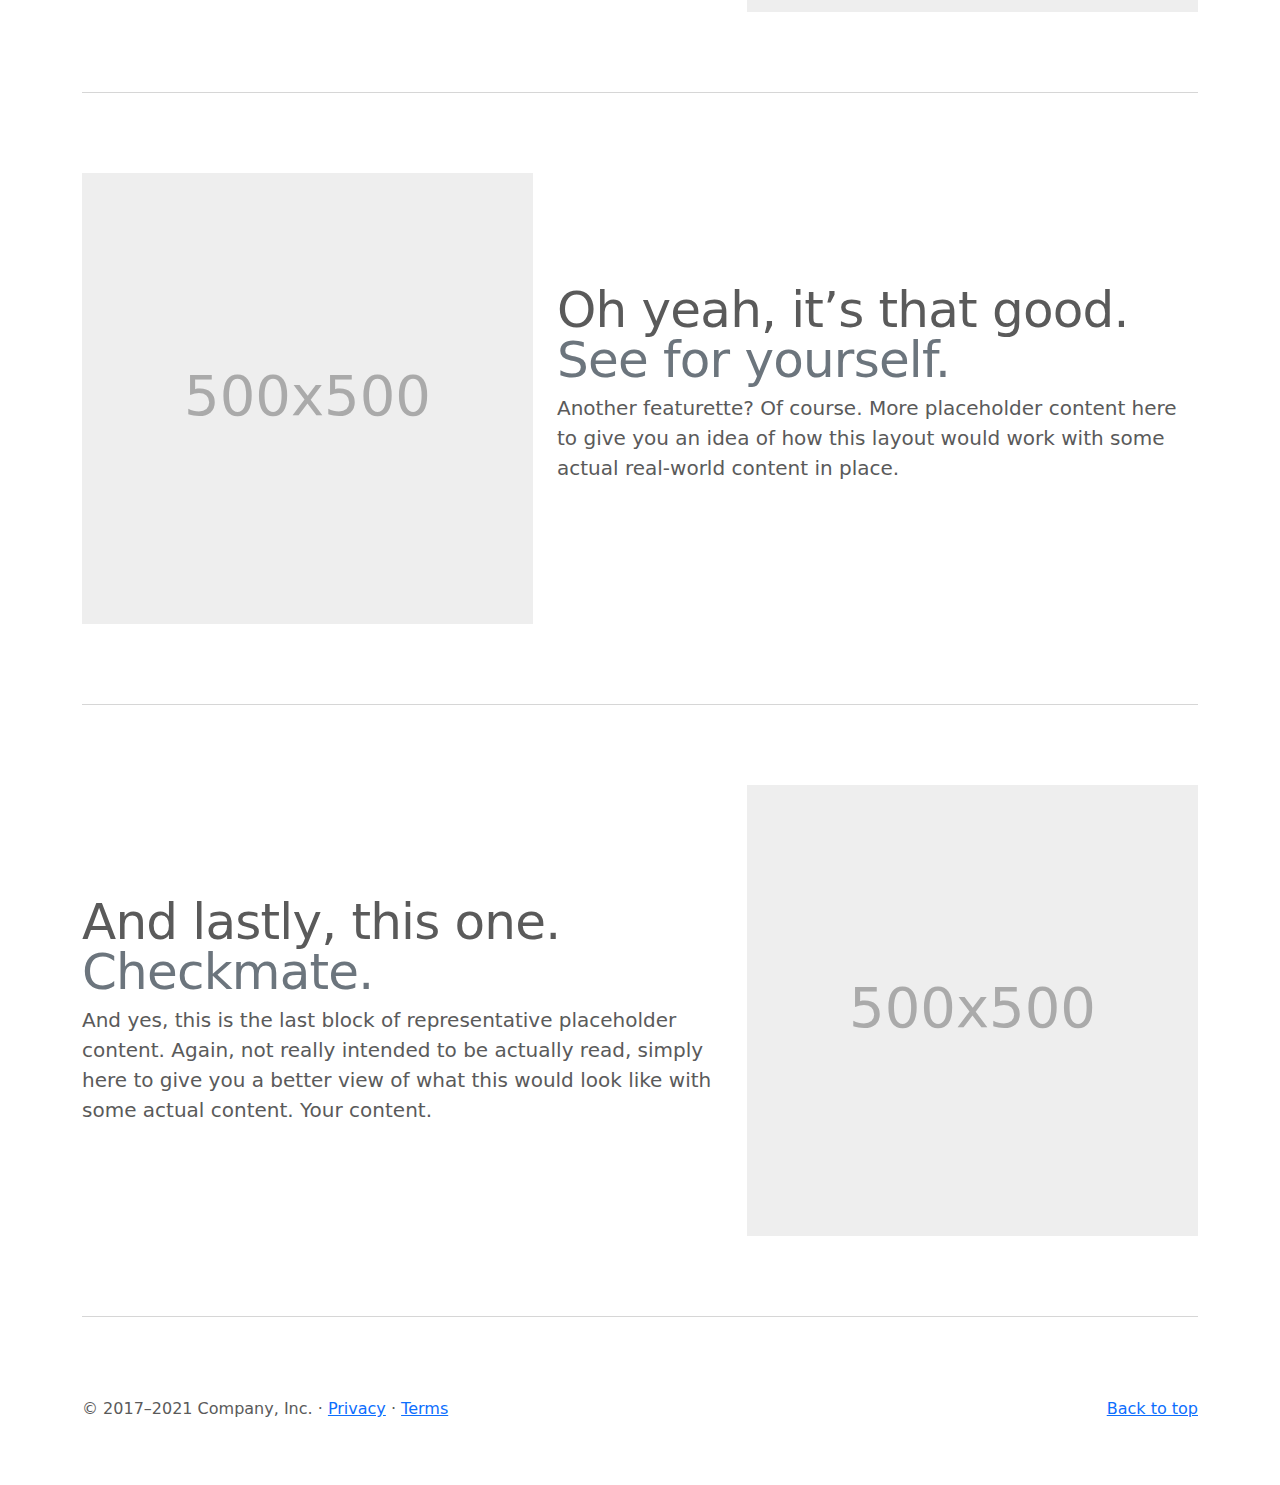
<file: bootstrap-5.1.1-examples/carousel/index.html>
<!doctype html>
<html lang="en">
  <head>
    <meta charset="utf-8">
    <meta name="viewport" content="width=device-width, initial-scale=1">
    <meta name="description" content="">
    <meta name="author" content="Mark Otto, Jacob Thornton, and Bootstrap contributors">
    <meta name="generator" content="Hugo 0.88.1">
    <title>Carousel Template · Bootstrap v5.1</title>

    <link rel="canonical" href="https://getbootstrap.com/docs/5.1/examples/carousel/">

    

    <!-- Bootstrap core CSS -->
<link href="../assets/dist/css/bootstrap.min.css" rel="stylesheet">

    <style>
      .bd-placeholder-img {
        font-size: 1.125rem;
        text-anchor: middle;
        -webkit-user-select: none;
        -moz-user-select: none;
        user-select: none;
      }

      @media (min-width: 768px) {
        .bd-placeholder-img-lg {
          font-size: 3.5rem;
        }
      }
    </style>

    
    <!-- Custom styles for this template -->
    <link href="carousel.css" rel="stylesheet">
  </head>
  <body>
    
<header>
  <nav class="navbar navbar-expand-md navbar-dark fixed-top bg-dark">
    <div class="container-fluid">
      <a class="navbar-brand" href="#">Carousel</a>
      <button class="navbar-toggler" type="button" data-bs-toggle="collapse" data-bs-target="#navbarCollapse" aria-controls="navbarCollapse" aria-expanded="false" aria-label="Toggle navigation">
        <span class="navbar-toggler-icon"></span>
      </button>
      <div class="collapse navbar-collapse" id="navbarCollapse">
        <ul class="navbar-nav me-auto mb-2 mb-md-0">
          <li class="nav-item">
            <a class="nav-link active" aria-current="page" href="#">Home</a>
          </li>
          <li class="nav-item">
            <a class="nav-link" href="#">Link</a>
          </li>
          <li class="nav-item">
            <a class="nav-link disabled">Disabled</a>
          </li>
        </ul>
        <form class="d-flex">
          <input class="form-control me-2" type="search" placeholder="Search" aria-label="Search">
          <button class="btn btn-outline-success" type="submit">Search</button>
        </form>
      </div>
    </div>
  </nav>
</header>

<main>

  <div id="myCarousel" class="carousel slide" data-bs-ride="carousel">
    <div class="carousel-indicators">
      <button type="button" data-bs-target="#myCarousel" data-bs-slide-to="0" class="active" aria-current="true" aria-label="Slide 1"></button>
      <button type="button" data-bs-target="#myCarousel" data-bs-slide-to="1" aria-label="Slide 2"></button>
      <button type="button" data-bs-target="#myCarousel" data-bs-slide-to="2" aria-label="Slide 3"></button>
    </div>
    <div class="carousel-inner">
      <div class="carousel-item active">
        <svg class="bd-placeholder-img" width="100%" height="100%" xmlns="http://www.w3.org/2000/svg" aria-hidden="true" preserveAspectRatio="xMidYMid slice" focusable="false"><rect width="100%" height="100%" fill="#777"/></svg>

        <div class="container">
          <div class="carousel-caption text-start">
            <h1>Example headline.</h1>
            <p>Some representative placeholder content for the first slide of the carousel.</p>
            <p><a class="btn btn-lg btn-primary" href="#">Sign up today</a></p>
          </div>
        </div>
      </div>
      <div class="carousel-item">
        <svg class="bd-placeholder-img" width="100%" height="100%" xmlns="http://www.w3.org/2000/svg" aria-hidden="true" preserveAspectRatio="xMidYMid slice" focusable="false"><rect width="100%" height="100%" fill="#777"/></svg>

        <div class="container">
          <div class="carousel-caption">
            <h1>Another example headline.</h1>
            <p>Some representative placeholder content for the second slide of the carousel.</p>
            <p><a class="btn btn-lg btn-primary" href="#">Learn more</a></p>
          </div>
        </div>
      </div>
      <div class="carousel-item">
        <svg class="bd-placeholder-img" width="100%" height="100%" xmlns="http://www.w3.org/2000/svg" aria-hidden="true" preserveAspectRatio="xMidYMid slice" focusable="false"><rect width="100%" height="100%" fill="#777"/></svg>

        <div class="container">
          <div class="carousel-caption text-end">
            <h1>One more for good measure.</h1>
            <p>Some representative placeholder content for the third slide of this carousel.</p>
            <p><a class="btn btn-lg btn-primary" href="#">Browse gallery</a></p>
          </div>
        </div>
      </div>
    </div>
    <button class="carousel-control-prev" type="button" data-bs-target="#myCarousel" data-bs-slide="prev">
      <span class="carousel-control-prev-icon" aria-hidden="true"></span>
      <span class="visually-hidden">Previous</span>
    </button>
    <button class="carousel-control-next" type="button" data-bs-target="#myCarousel" data-bs-slide="next">
      <span class="carousel-control-next-icon" aria-hidden="true"></span>
      <span class="visually-hidden">Next</span>
    </button>
  </div>


  <!-- Marketing messaging and featurettes
  ================================================== -->
  <!-- Wrap the rest of the page in another container to center all the content. -->

  <div class="container marketing">

    <!-- Three columns of text below the carousel -->
    <div class="row">
      <div class="col-lg-4">
        <svg class="bd-placeholder-img rounded-circle" width="140" height="140" xmlns="http://www.w3.org/2000/svg" role="img" aria-label="Placeholder: 140x140" preserveAspectRatio="xMidYMid slice" focusable="false"><title>Placeholder</title><rect width="100%" height="100%" fill="#777"/><text x="50%" y="50%" fill="#777" dy=".3em">140x140</text></svg>

        <h2>Heading</h2>
        <p>Some representative placeholder content for the three columns of text below the carousel. This is the first column.</p>
        <p><a class="btn btn-secondary" href="#">View details &raquo;</a></p>
      </div><!-- /.col-lg-4 -->
      <div class="col-lg-4">
        <svg class="bd-placeholder-img rounded-circle" width="140" height="140" xmlns="http://www.w3.org/2000/svg" role="img" aria-label="Placeholder: 140x140" preserveAspectRatio="xMidYMid slice" focusable="false"><title>Placeholder</title><rect width="100%" height="100%" fill="#777"/><text x="50%" y="50%" fill="#777" dy=".3em">140x140</text></svg>

        <h2>Heading</h2>
        <p>Another exciting bit of representative placeholder content. This time, we've moved on to the second column.</p>
        <p><a class="btn btn-secondary" href="#">View details &raquo;</a></p>
      </div><!-- /.col-lg-4 -->
      <div class="col-lg-4">
        <svg class="bd-placeholder-img rounded-circle" width="140" height="140" xmlns="http://www.w3.org/2000/svg" role="img" aria-label="Placeholder: 140x140" preserveAspectRatio="xMidYMid slice" focusable="false"><title>Placeholder</title><rect width="100%" height="100%" fill="#777"/><text x="50%" y="50%" fill="#777" dy=".3em">140x140</text></svg>

        <h2>Heading</h2>
        <p>And lastly this, the third column of representative placeholder content.</p>
        <p><a class="btn btn-secondary" href="#">View details &raquo;</a></p>
      </div><!-- /.col-lg-4 -->
    </div><!-- /.row -->


    <!-- START THE FEATURETTES -->

    <hr class="featurette-divider">

    <div class="row featurette">
      <div class="col-md-7">
        <h2 class="featurette-heading">First featurette heading. <span class="text-muted">It’ll blow your mind.</span></h2>
        <p class="lead">Some great placeholder content for the first featurette here. Imagine some exciting prose here.</p>
      </div>
      <div class="col-md-5">
        <svg class="bd-placeholder-img bd-placeholder-img-lg featurette-image img-fluid mx-auto" width="500" height="500" xmlns="http://www.w3.org/2000/svg" role="img" aria-label="Placeholder: 500x500" preserveAspectRatio="xMidYMid slice" focusable="false"><title>Placeholder</title><rect width="100%" height="100%" fill="#eee"/><text x="50%" y="50%" fill="#aaa" dy=".3em">500x500</text></svg>

      </div>
    </div>

    <hr class="featurette-divider">

    <div class="row featurette">
      <div class="col-md-7 order-md-2">
        <h2 class="featurette-heading">Oh yeah, it’s that good. <span class="text-muted">See for yourself.</span></h2>
        <p class="lead">Another featurette? Of course. More placeholder content here to give you an idea of how this layout would work with some actual real-world content in place.</p>
      </div>
      <div class="col-md-5 order-md-1">
        <svg class="bd-placeholder-img bd-placeholder-img-lg featurette-image img-fluid mx-auto" width="500" height="500" xmlns="http://www.w3.org/2000/svg" role="img" aria-label="Placeholder: 500x500" preserveAspectRatio="xMidYMid slice" focusable="false"><title>Placeholder</title><rect width="100%" height="100%" fill="#eee"/><text x="50%" y="50%" fill="#aaa" dy=".3em">500x500</text></svg>

      </div>
    </div>

    <hr class="featurette-divider">

    <div class="row featurette">
      <div class="col-md-7">
        <h2 class="featurette-heading">And lastly, this one. <span class="text-muted">Checkmate.</span></h2>
        <p class="lead">And yes, this is the last block of representative placeholder content. Again, not really intended to be actually read, simply here to give you a better view of what this would look like with some actual content. Your content.</p>
      </div>
      <div class="col-md-5">
        <svg class="bd-placeholder-img bd-placeholder-img-lg featurette-image img-fluid mx-auto" width="500" height="500" xmlns="http://www.w3.org/2000/svg" role="img" aria-label="Placeholder: 500x500" preserveAspectRatio="xMidYMid slice" focusable="false"><title>Placeholder</title><rect width="100%" height="100%" fill="#eee"/><text x="50%" y="50%" fill="#aaa" dy=".3em">500x500</text></svg>

      </div>
    </div>

    <hr class="featurette-divider">

    <!-- /END THE FEATURETTES -->

  </div><!-- /.container -->


  <!-- FOOTER -->
  <footer class="container">
    <p class="float-end"><a href="#">Back to top</a></p>
    <p>&copy; 2017–2021 Company, Inc. &middot; <a href="#">Privacy</a> &middot; <a href="#">Terms</a></p>
  </footer>
</main>


    <script src="../assets/dist/js/bootstrap.bundle.min.js"></script>

      
  </body>
</html>
</file>
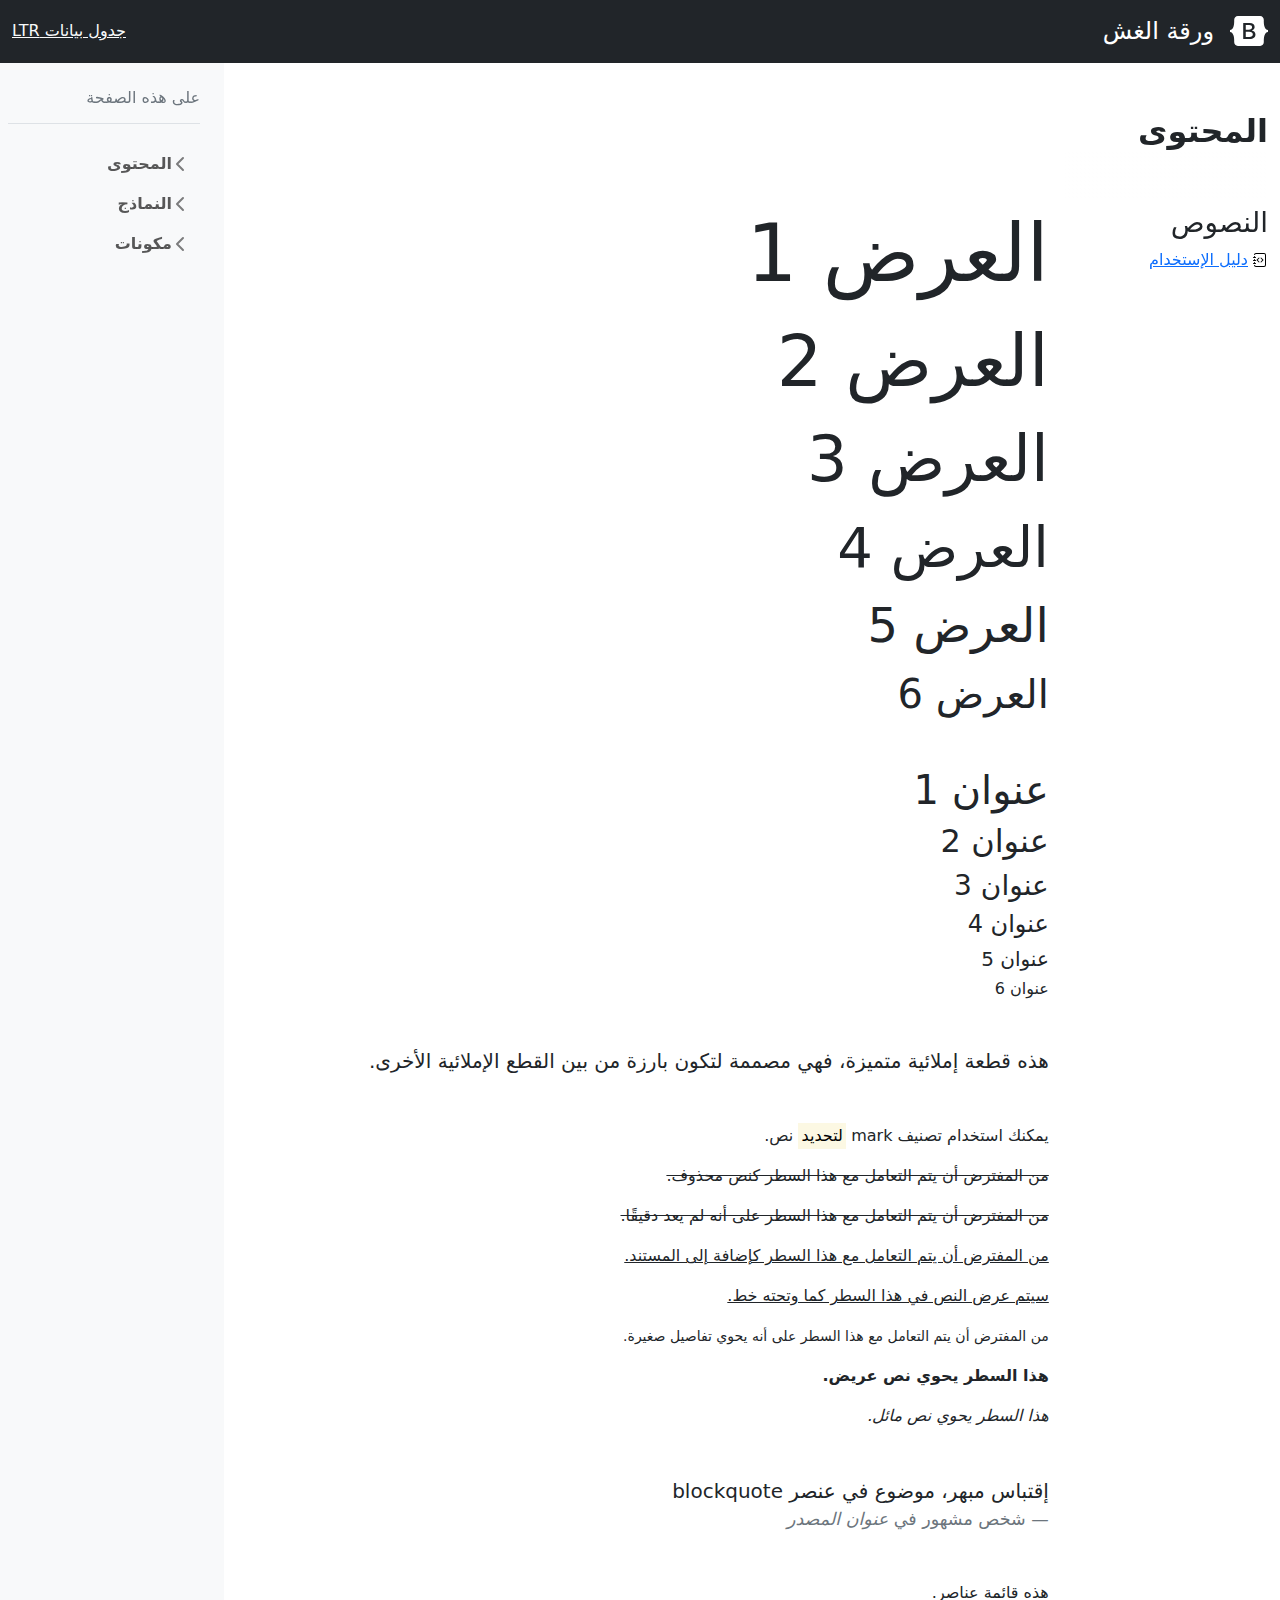
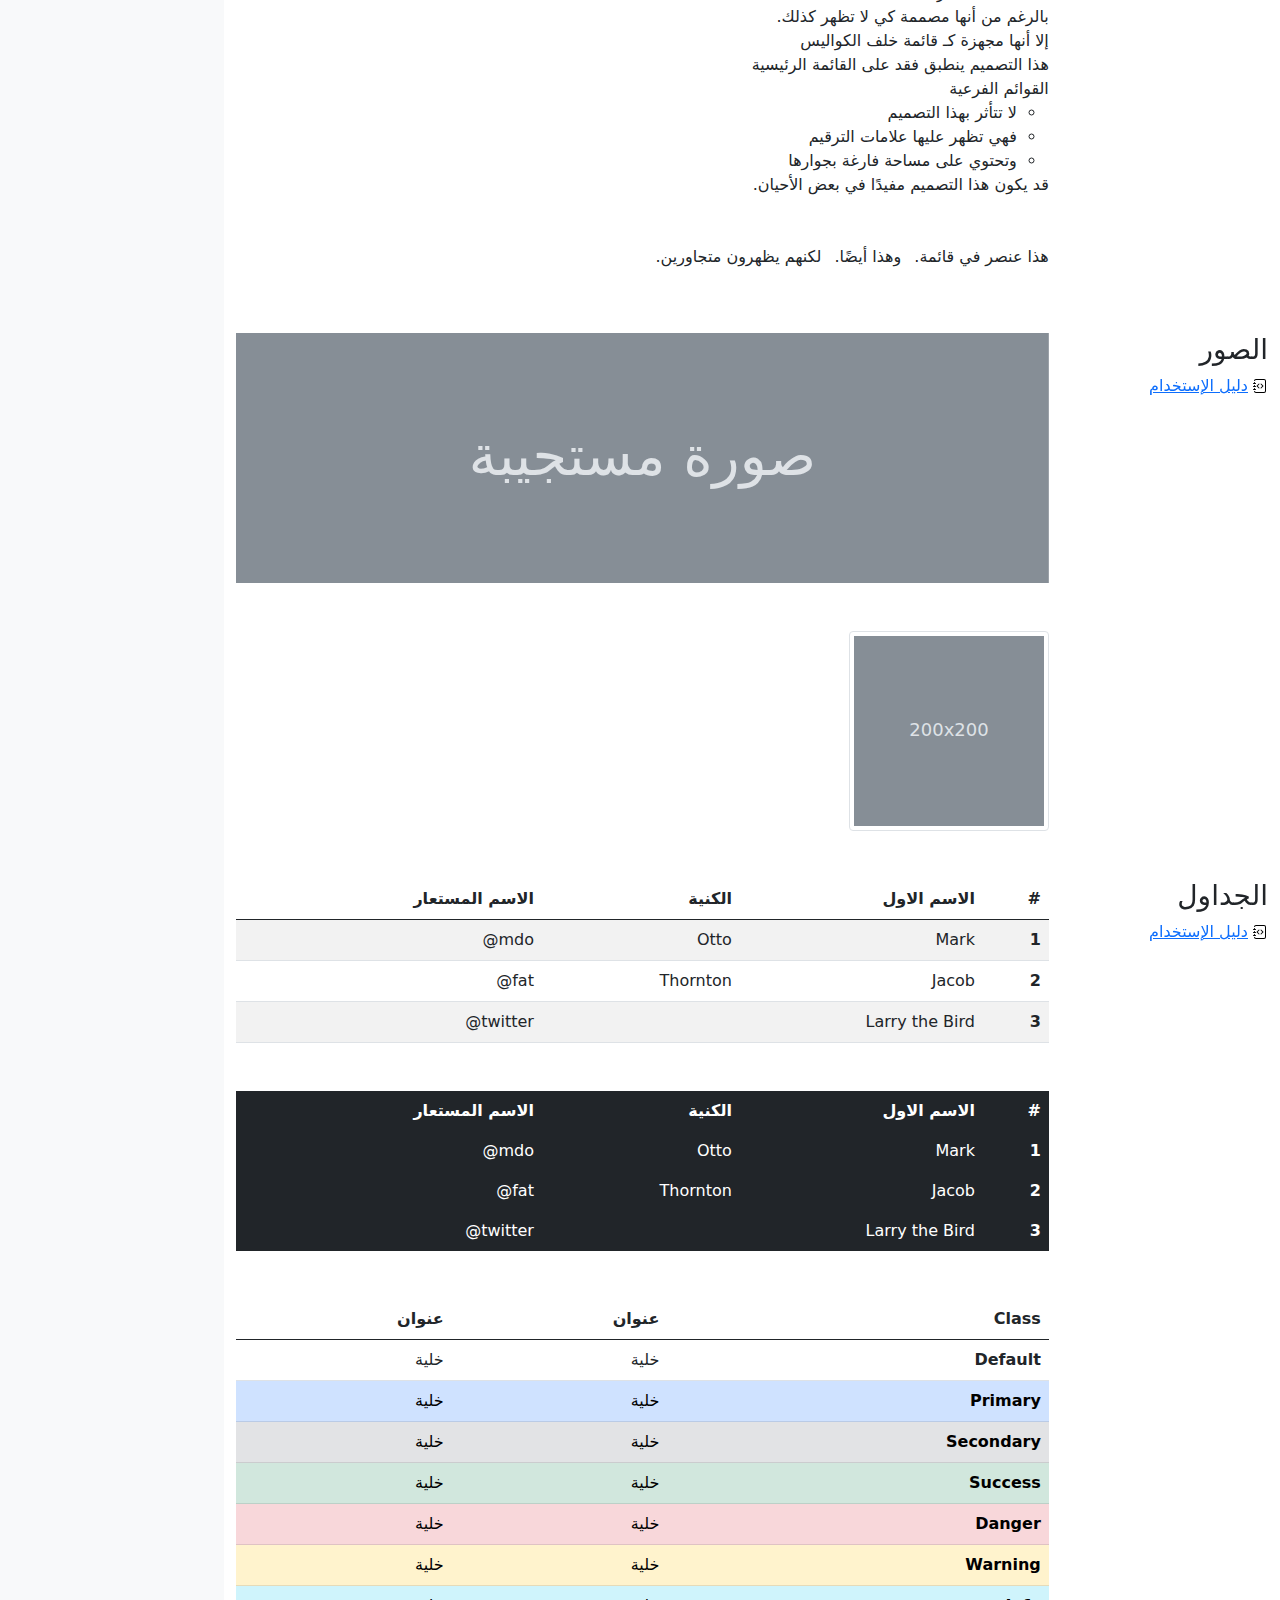
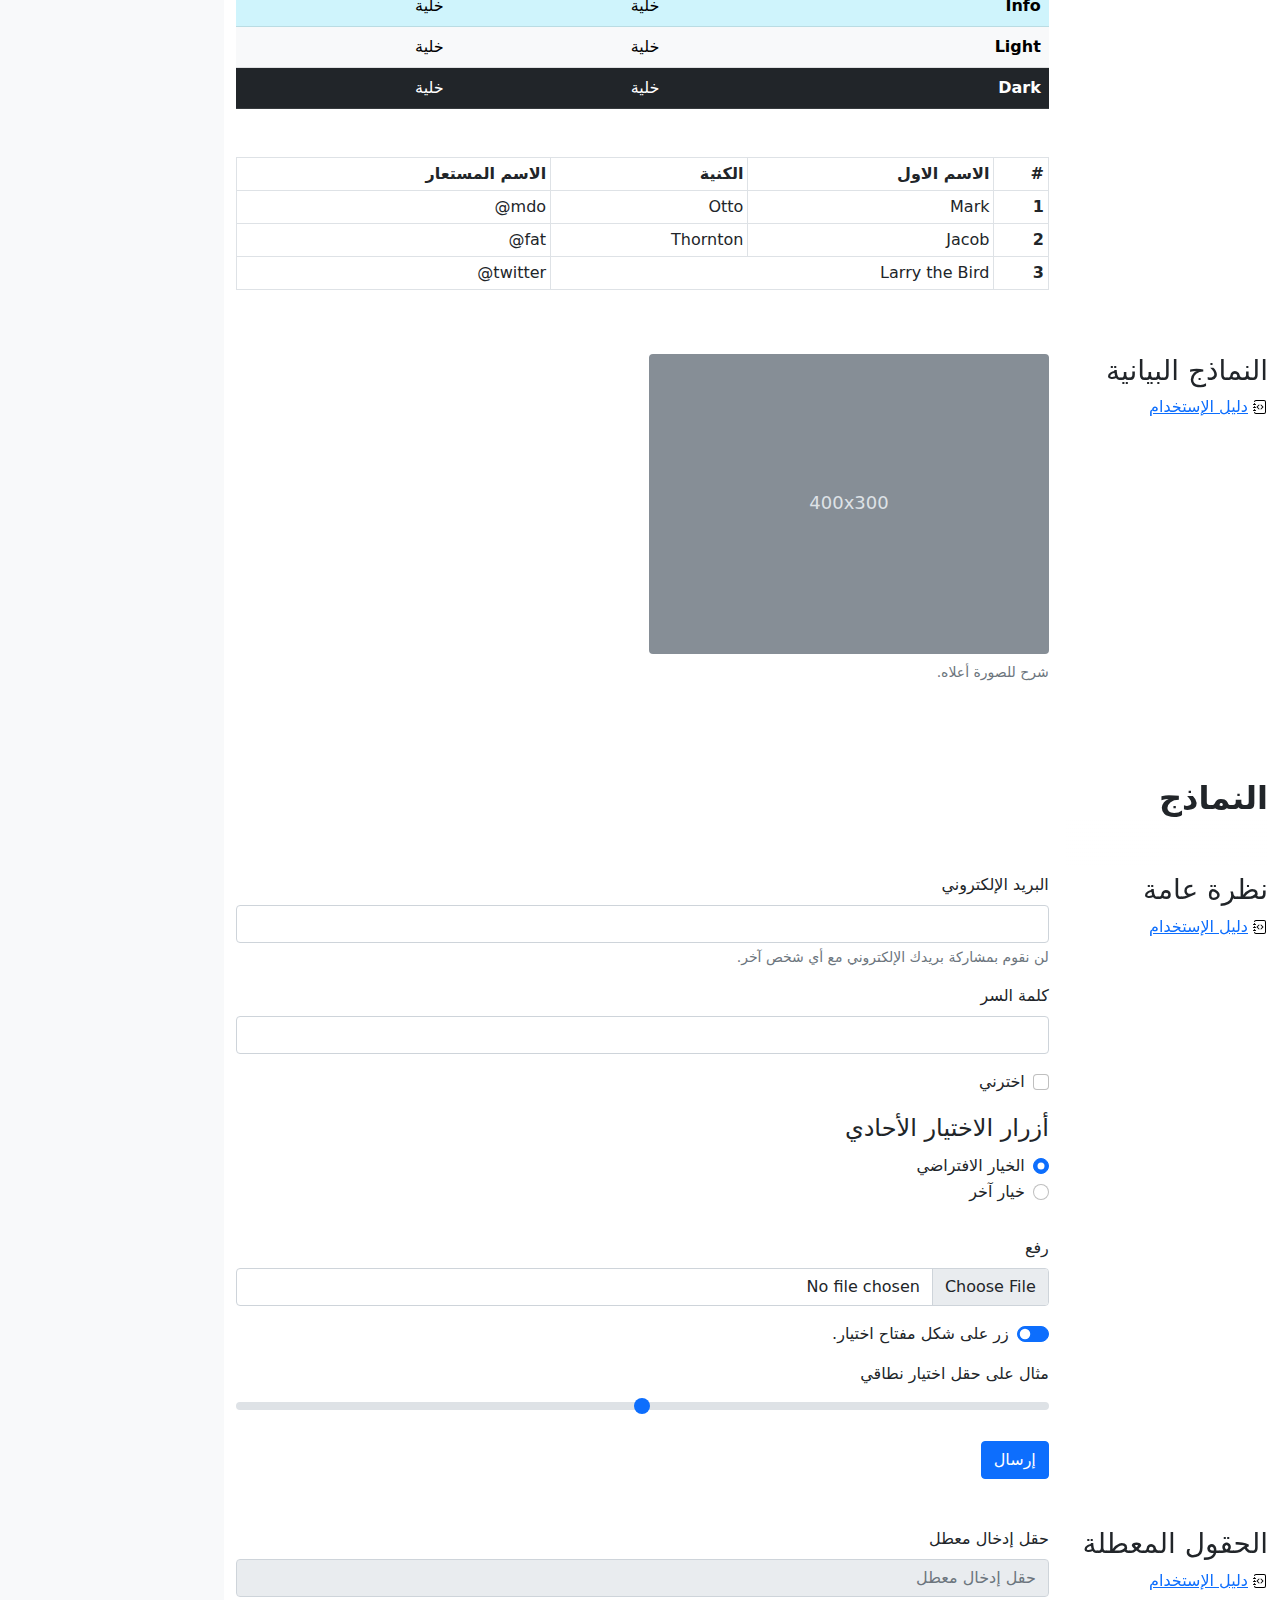
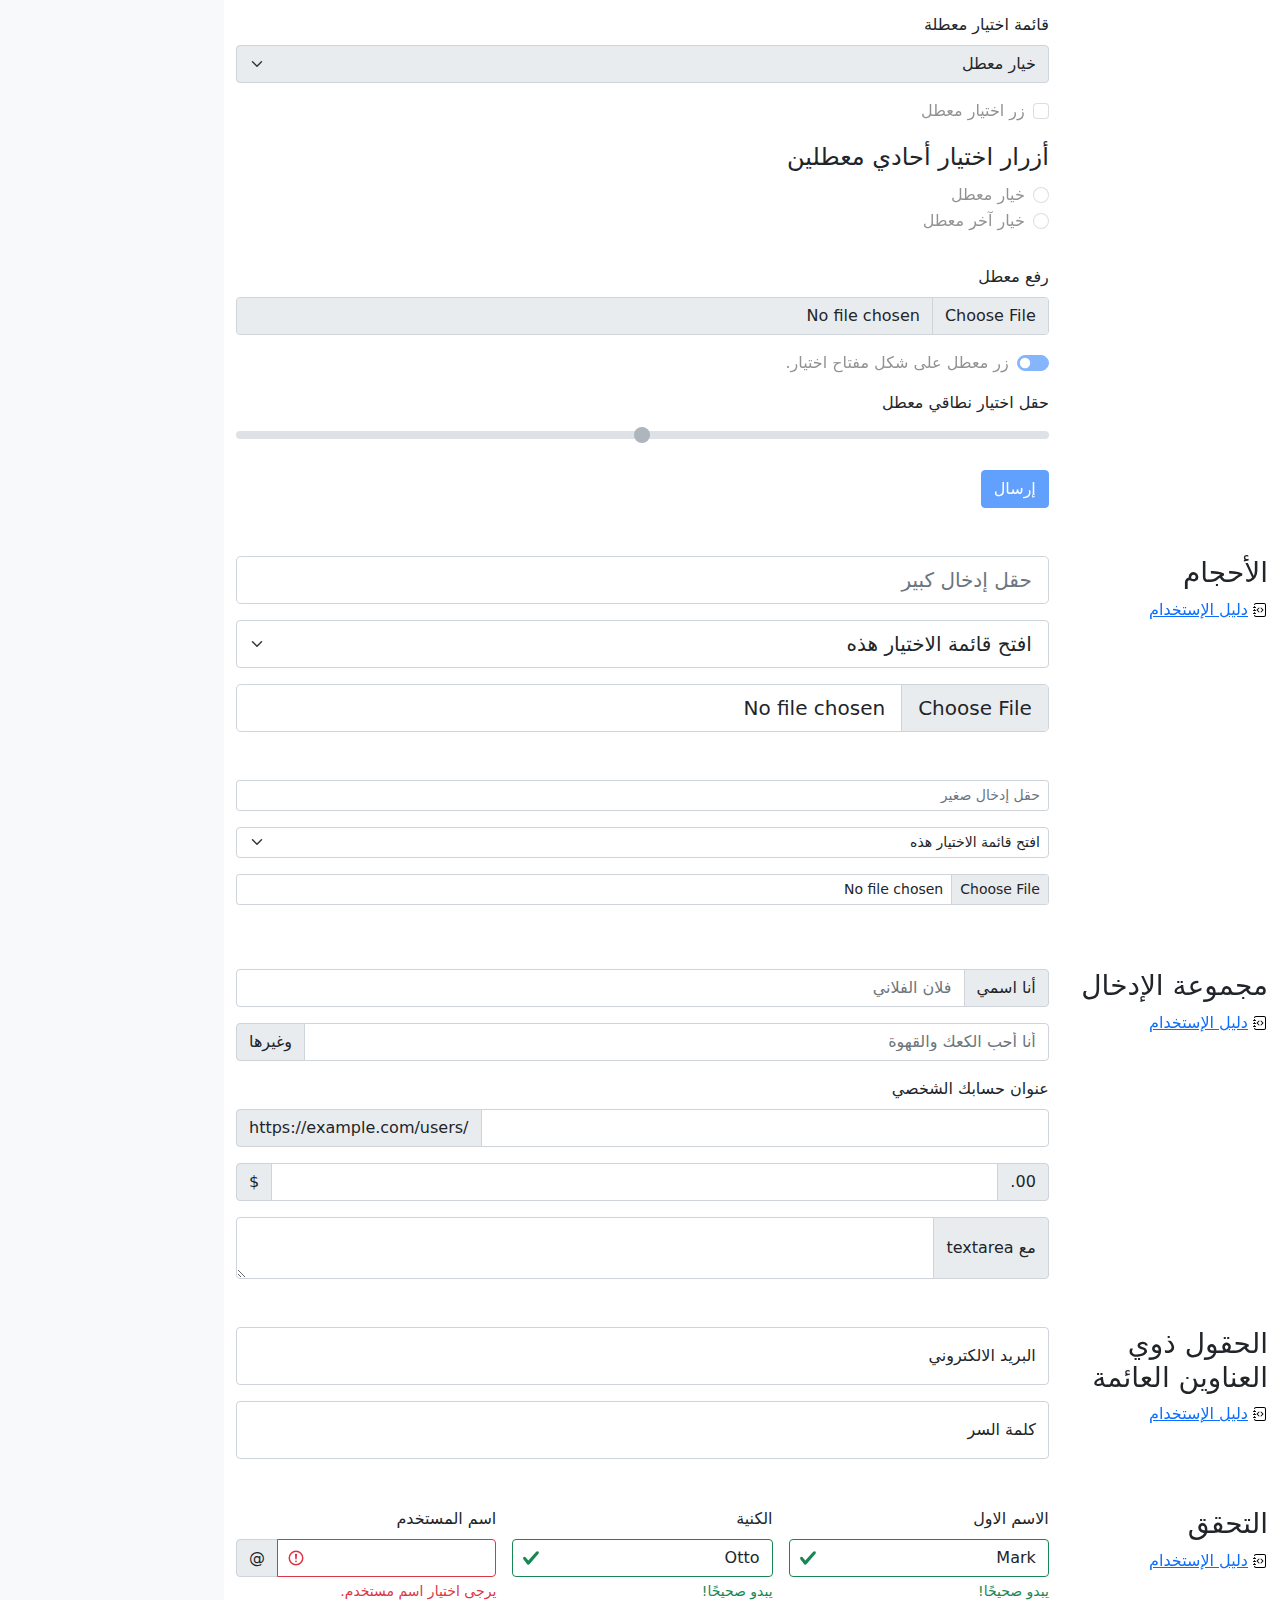
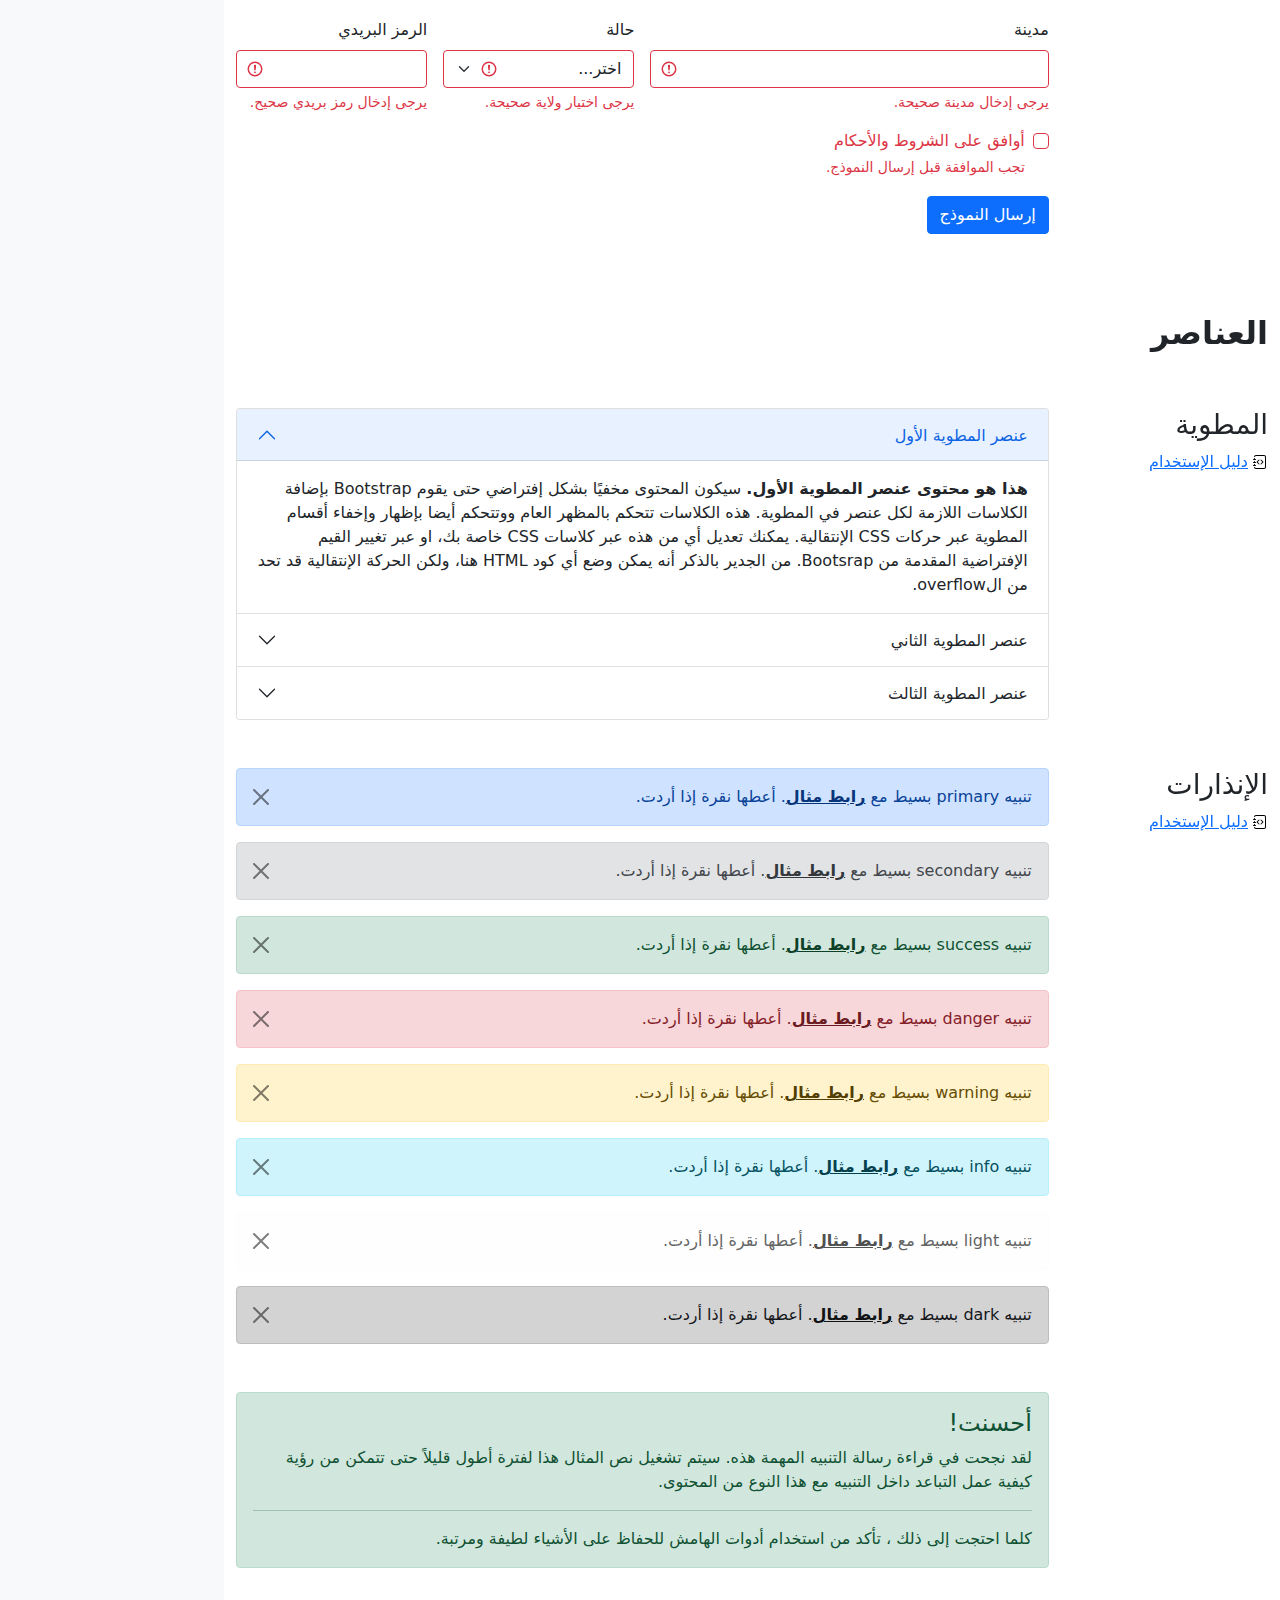
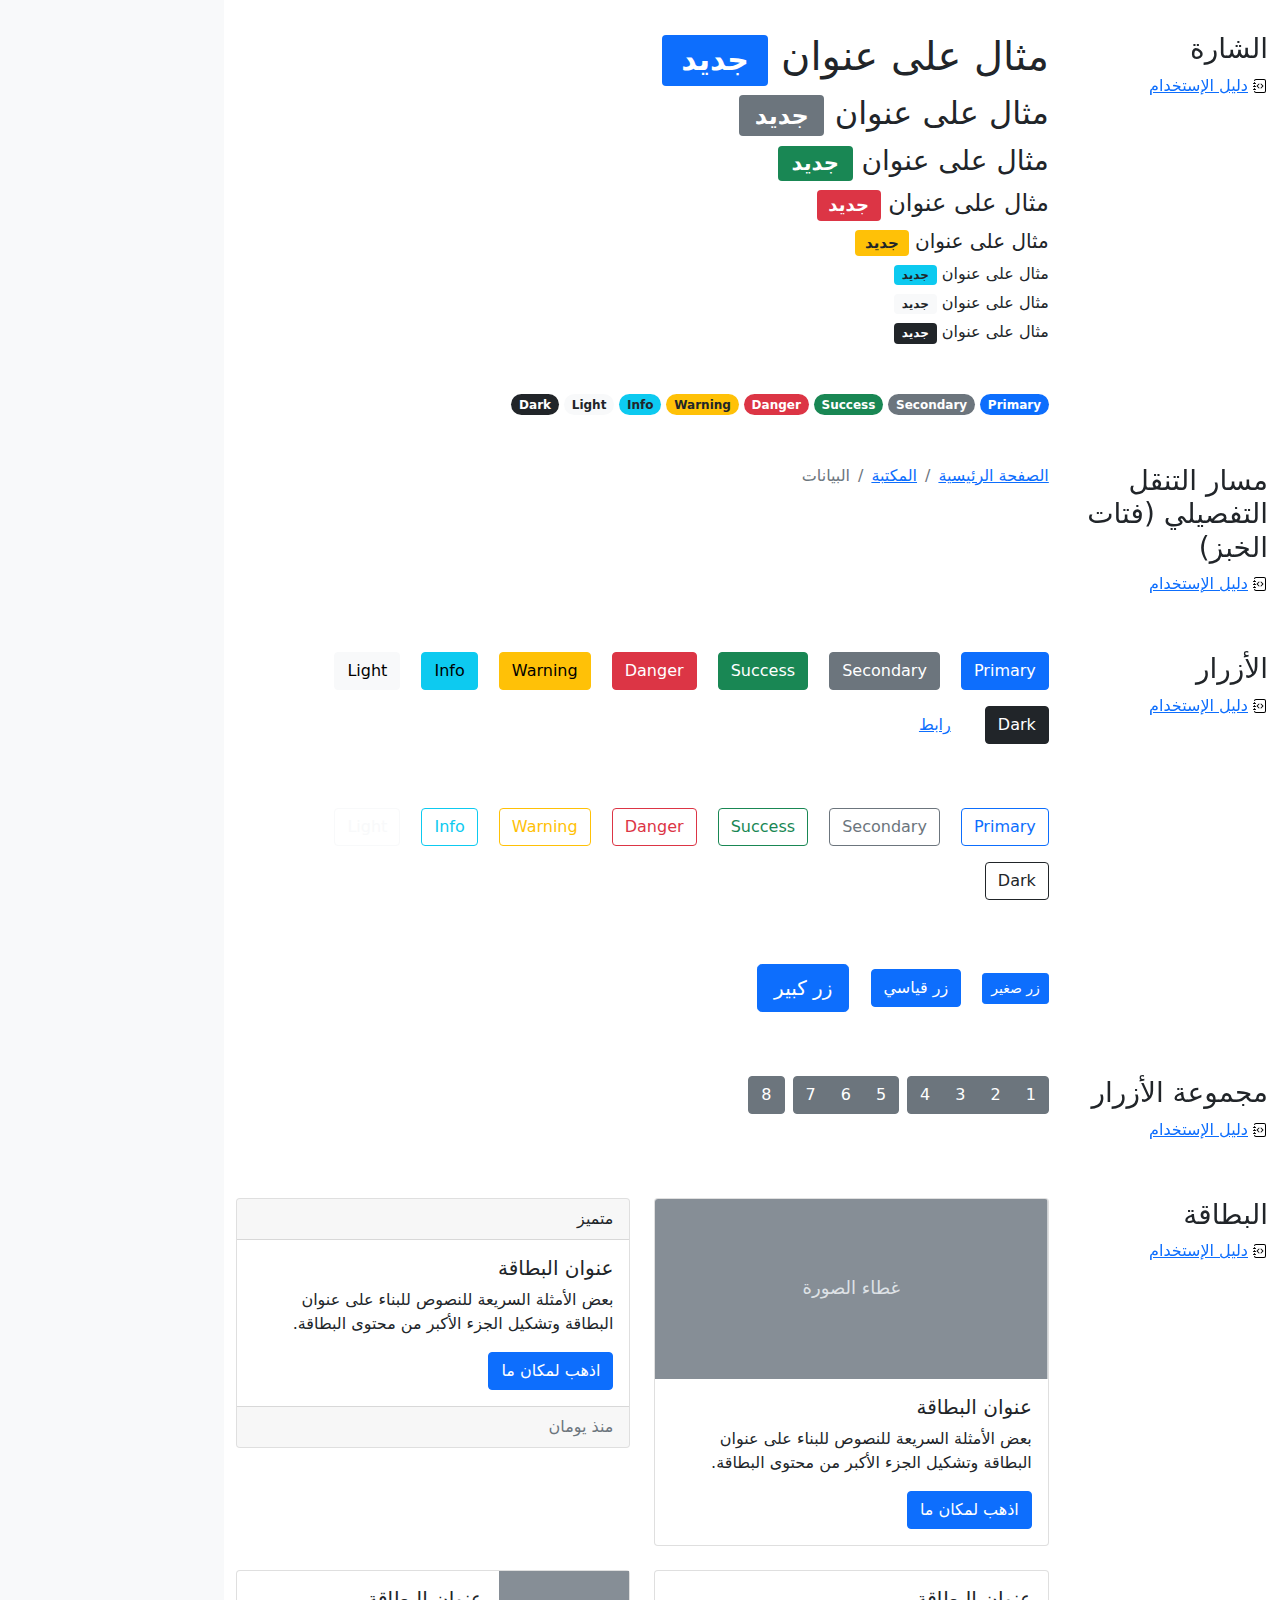
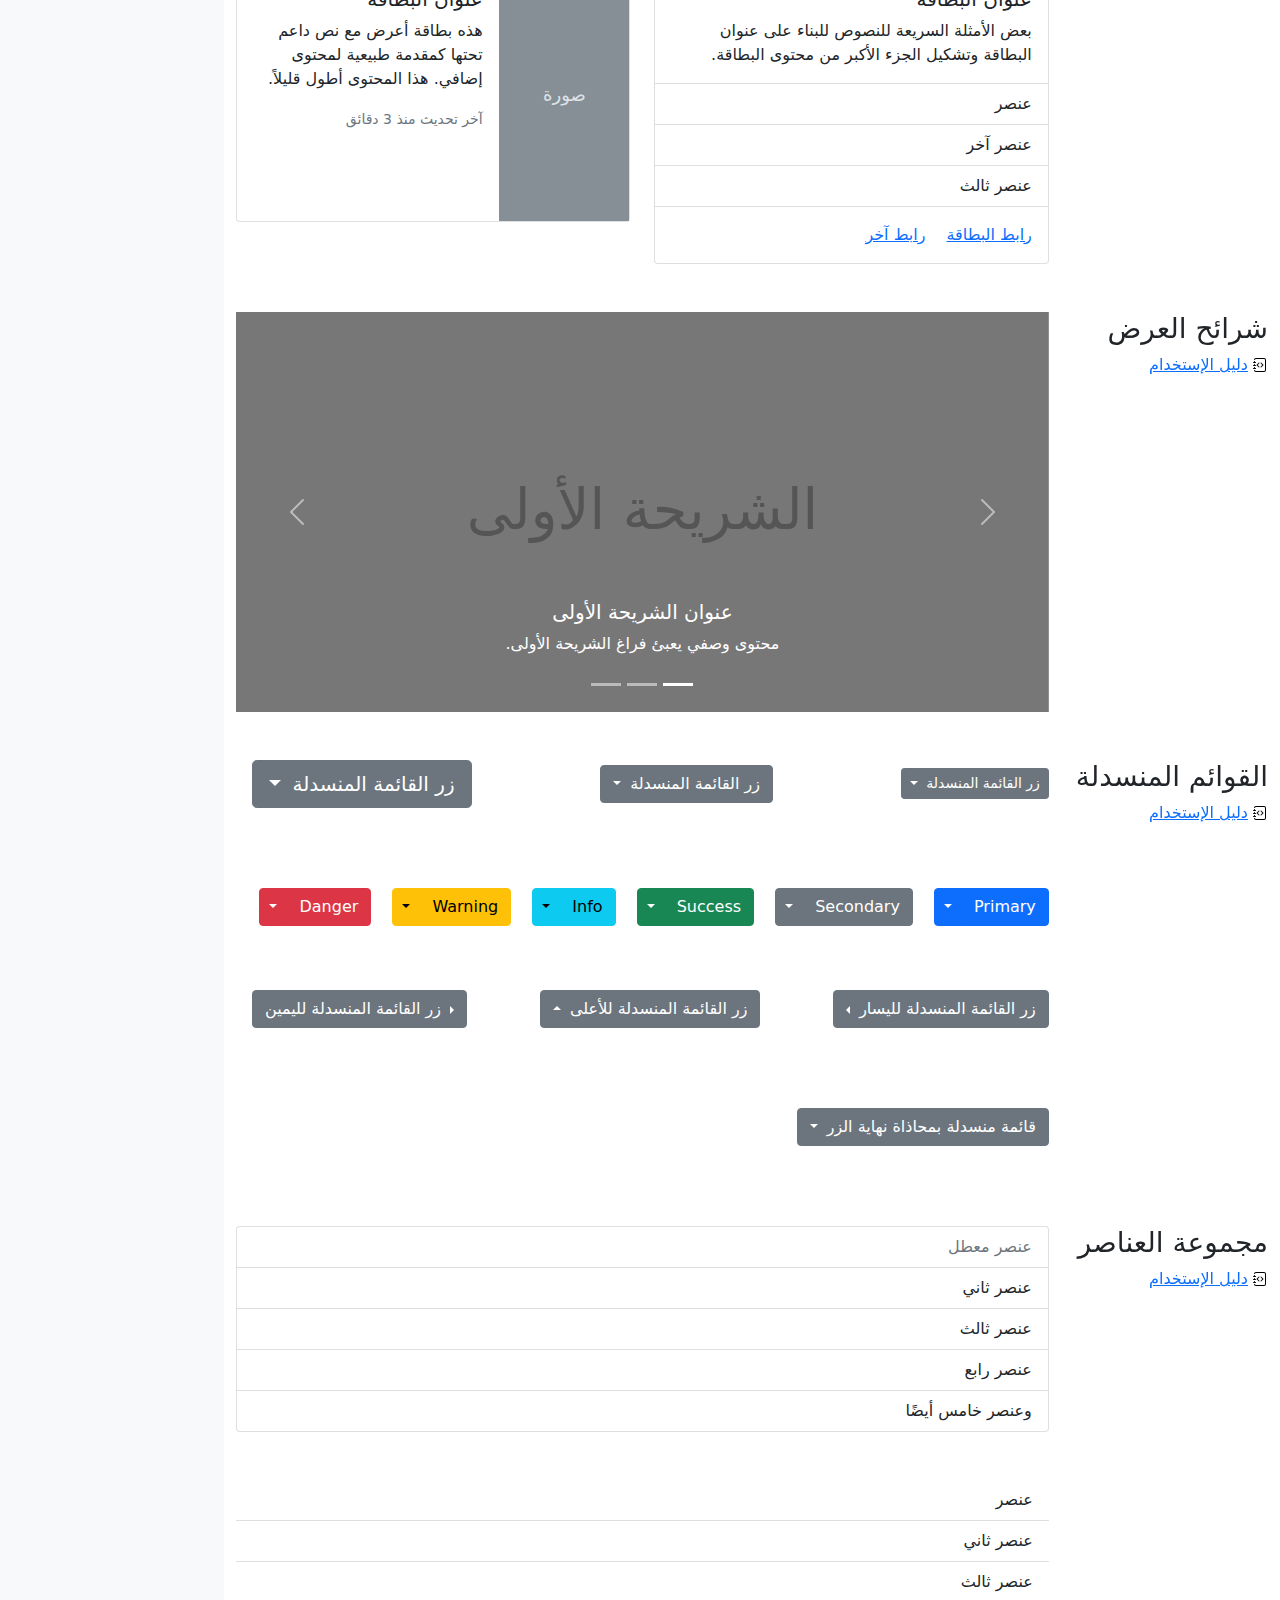
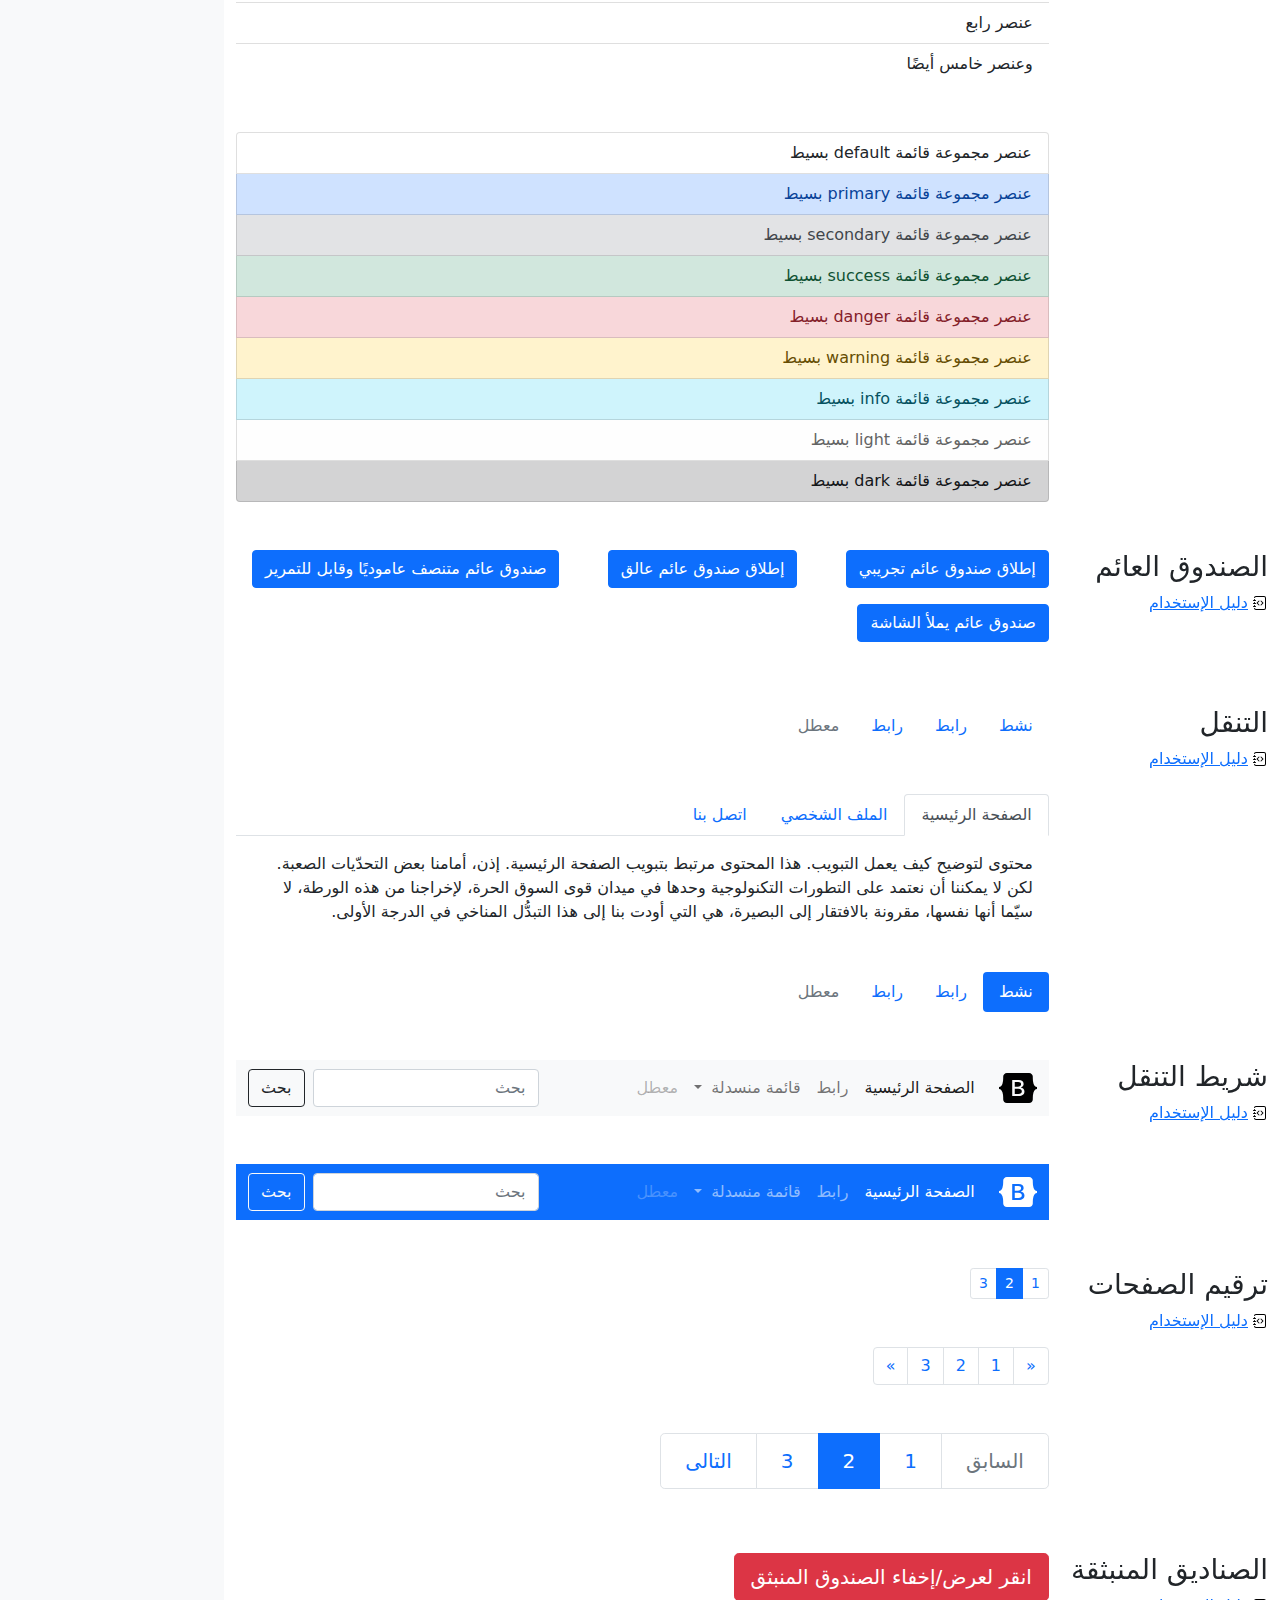
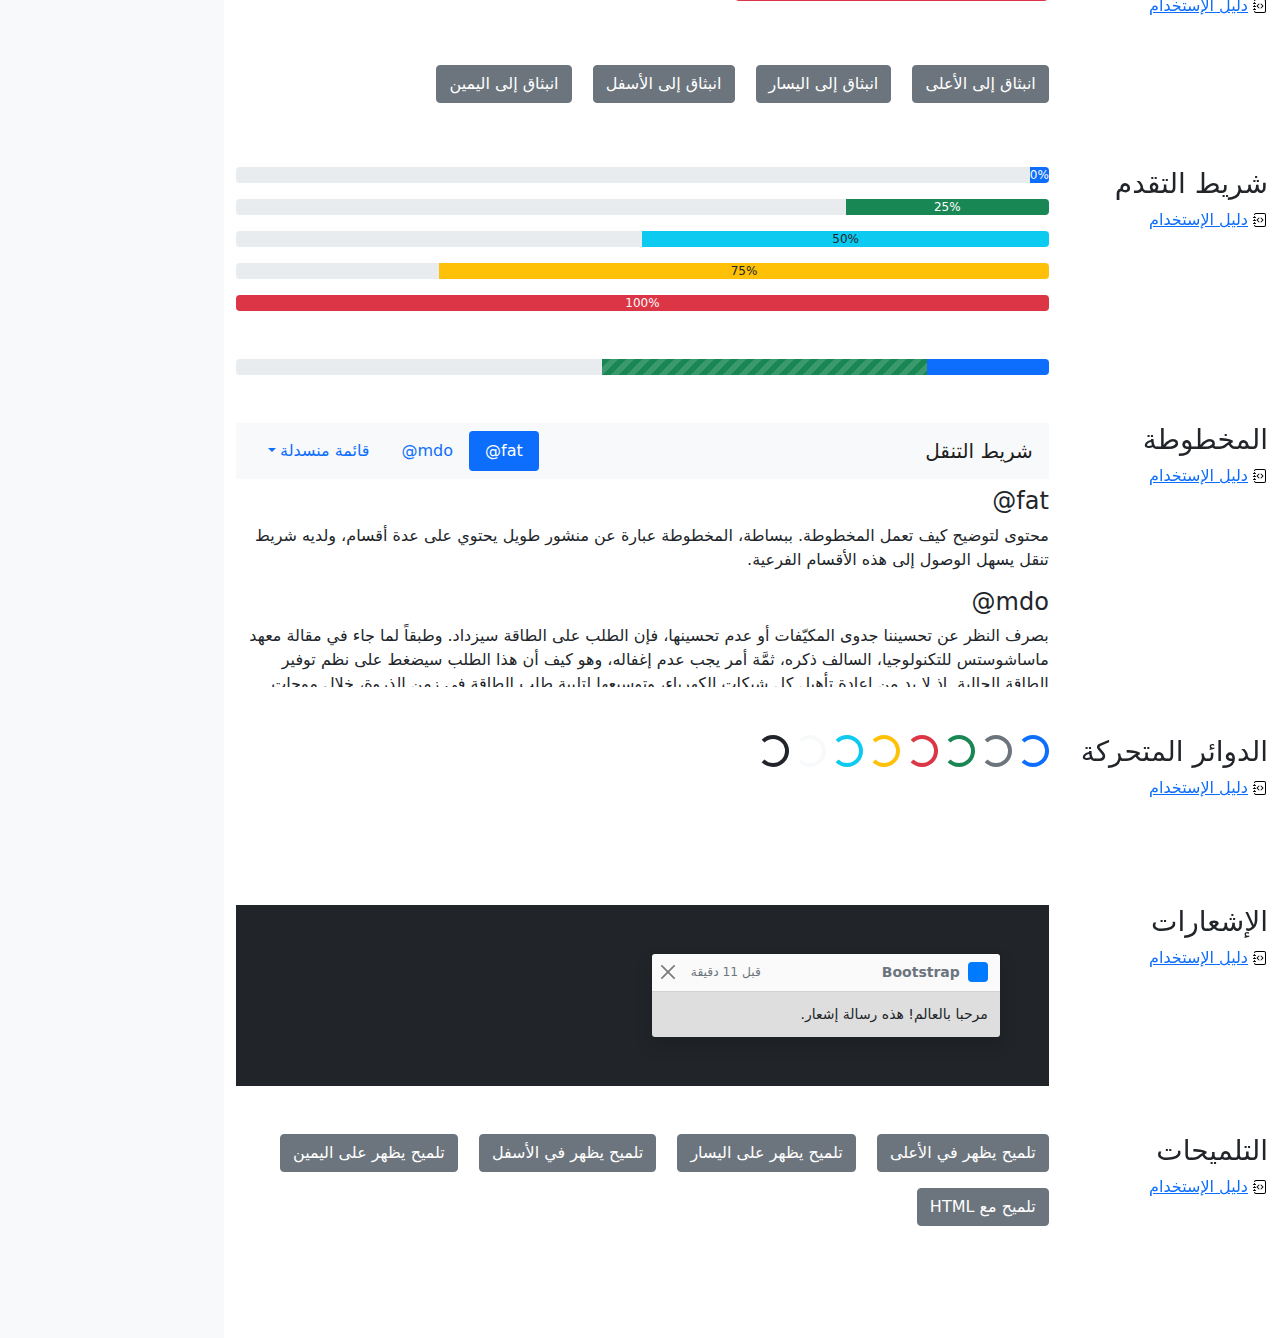
<file: bootstrap-5.1.1-examples/cheatsheet-rtl/index.html>
<!doctype html>
<html lang="ar" dir="rtl">
  <head>
    <meta charset="utf-8">
    <meta name="viewport" content="width=device-width, initial-scale=1">
    <meta name="description" content="">
    <meta name="author" content="Mark Otto, Jacob Thornton, and Bootstrap contributors">
    <meta name="generator" content="Hugo 0.88.1">
    <title>ورقة الغش · Bootstrap v5.1</title>

    <link rel="canonical" href="https://getbootstrap.com/docs/5.1/examples/cheatsheet-rtl/">

    

    <!-- Bootstrap core CSS -->
<link href="../assets/dist/css/bootstrap.rtl.min.css" rel="stylesheet">

    <style>
      .bd-placeholder-img {
        font-size: 1.125rem;
        text-anchor: middle;
        -webkit-user-select: none;
        -moz-user-select: none;
        user-select: none;
      }

      @media (min-width: 768px) {
        .bd-placeholder-img-lg {
          font-size: 3.5rem;
        }
      }
    </style>

    
    <!-- Custom styles for this template -->
    <link href="../cheatsheet/cheatsheet.rtl.css" rel="stylesheet">
  </head>
  <body class="bg-light">
    
<header class="bd-header bg-dark py-3 d-flex align-items-stretch border-bottom border-dark">
  <div class="container-fluid d-flex align-items-center">
    <h1 class="d-flex align-items-center fs-4 text-white mb-0">
      <img src="../assets/brand/bootstrap-logo-white.svg" width="38" height="30" class="me-3" alt="Bootstrap">
      ورقة الغش
    </h1>
    <a href="../examples/cheatsheet/" class="ms-auto link-light" hreflang="en">جدول بيانات LTR</a>
  </div>
</header>
<aside class="bd-aside sticky-xl-top text-muted align-self-start mb-3 mb-xl-5 px-2">
  <h2 class="h6 pt-4 pb-3 mb-4 border-bottom">على هذه الصفحة</h2>
  <nav class="small" id="toc">
    <ul class="list-unstyled">
      <li class="my-2">
        <button class="btn d-inline-flex align-items-center collapsed" data-bs-toggle="collapse" aria-expanded="false" data-bs-target="#contents-collapse" aria-controls="contents-collapse">المحتوى</button>
        <ul class="list-unstyled ps-3 collapse" id="contents-collapse">
          <li><a class="d-inline-flex align-items-center rounded" href="#typography">النصوص</a></li>
          <li><a class="d-inline-flex align-items-center rounded" href="#images">الصور</a></li>
          <li><a class="d-inline-flex align-items-center rounded" href="#tables">الجداول</a></li>
          <li><a class="d-inline-flex align-items-center rounded" href="#figures">النماذج البيانية</a></li>
        </ul>
      </li>
      <li class="my-2">
        <button class="btn d-inline-flex align-items-center collapsed" data-bs-toggle="collapse" aria-expanded="false" data-bs-target="#forms-collapse" aria-controls="forms-collapse">النماذج</button>
        <ul class="list-unstyled ps-3 collapse" id="forms-collapse">
          <li><a class="d-inline-flex align-items-center rounded" href="#overview">نظرة عامة</a></li>
          <li><a class="d-inline-flex align-items-center rounded" href="#disabled-forms">الحقول المعطلة</a></li>
          <li><a class="d-inline-flex align-items-center rounded" href="#sizing">الأحجام</a></li>
          <li><a class="d-inline-flex align-items-center rounded" href="#input-group">مجموعة الإدخال</a></li>
          <li><a class="d-inline-flex align-items-center rounded" href="#floating-labels">الحقول ذوي العناوين العائمة</a></li>
          <li><a class="d-inline-flex align-items-center rounded" href="#validation">التحقق</a></li>
        </ul>
      </li>
      <li class="my-2">
        <button class="btn d-inline-flex align-items-center collapsed" data-bs-toggle="collapse" aria-expanded="false" data-bs-target="#components-collapse" aria-controls="components-collapse">مكونات</button>
        <ul class="list-unstyled ps-3 collapse" id="components-collapse">
          <li><a class="d-inline-flex align-items-center rounded" href="#accordion">المطوية</a></li>
          <li><a class="d-inline-flex align-items-center rounded" href="#alerts">الإنذارات</a></li>
          <li><a class="d-inline-flex align-items-center rounded" href="#badge">الشارة</a></li>
          <li><a class="d-inline-flex align-items-center rounded" href="#breadcrumb">مسار التنقل التفصيلي</a></li>
          <li><a class="d-inline-flex align-items-center rounded" href="#buttons">الأزرار</a></li>
          <li><a class="d-inline-flex align-items-center rounded" href="#button-group">مجموعة الأزرار</a></li>
          <li><a class="d-inline-flex align-items-center rounded" href="#card">البطاقة</a></li>
          <li><a class="d-inline-flex align-items-center rounded" href="#carousel">شرائح العرض</a></li>
          <li><a class="d-inline-flex align-items-center rounded" href="#dropdowns">القوائم المنسدلة</a></li>
          <li><a class="d-inline-flex align-items-center rounded" href="#list-group">مجموعة العناصر</a></li>
          <li><a class="d-inline-flex align-items-center rounded" href="#modal">الصندوق العائم</a></li>
          <li><a class="d-inline-flex align-items-center rounded" href="#navs">التنقل</a></li>
          <li><a class="d-inline-flex align-items-center rounded" href="#navbar">شريط التنقل</a></li>
          <li><a class="d-inline-flex align-items-center rounded" href="#pagination">ترقيم الصفحات</a></li>
          <li><a class="d-inline-flex align-items-center rounded" href="#popovers">الصناديق المنبثقة</a></li>
          <li><a class="d-inline-flex align-items-center rounded" href="#progress">شريط التقدم</a></li>
          <li><a class="d-inline-flex align-items-center rounded" href="#scrollspy">المخطوطة</a></li>
          <li><a class="d-inline-flex align-items-center rounded" href="#spinners">الدوائر المتحركة</a></li>
          <li><a class="d-inline-flex align-items-center rounded" href="#toasts">الإشعارات</a></li>
          <li><a class="d-inline-flex align-items-center rounded" href="#tooltips">التلميحات</a></li>
        </ul>
      </li>
    </ul>
  </nav>
</aside>
<div class="bd-cheatsheet container-fluid bg-body">
  <section id="content">
    <h2 class="sticky-xl-top fw-bold pt-3 pt-xl-5 pb-2 pb-xl-3">المحتوى</h2>

    <article class="my-3" id="typography">
      <div class="bd-heading sticky-xl-top align-self-start mt-5 mb-3 mt-xl-0 mb-xl-2">
        <h3>النصوص</h3>
        <a class="d-flex align-items-center" hreflang="en" href="../content/typography/">دليل الإستخدام</a>
      </div>

      <div>
        <div class="bd-example">
        <p class="display-1">العرض 1</p>
        <p class="display-2">العرض 2</p>
        <p class="display-3">العرض 3</p>
        <p class="display-4">العرض 4</p>
        <p class="display-5">العرض 5</p>
        <p class="display-6">العرض 6</p>
        </div>

        <div class="bd-example">
        <p class="h1">عنوان 1</p>
        <p class="h2">عنوان 2</p>
        <p class="h3">عنوان 3</p>
        <p class="h4">عنوان 4</p>
        <p class="h5">عنوان 5</p>
        <p class="h6">عنوان 6</p>
        </div>

        <div class="bd-example">
        <p class="lead">
          هذه قطعة إملائية متميزة، فهي مصممة لتكون بارزة من بين القطع الإملائية الأخرى.
        </p>
        </div>

        <div class="bd-example">
        <p>يمكنك استخدام تصنيف mark <mark>لتحديد</mark> نص.</p>
        <p><del>من المفترض أن يتم التعامل مع هذا السطر كنص محذوف.</del></p>
        <p><s>من المفترض أن يتم التعامل مع هذا السطر على أنه لم يعد دقيقًا.</s></p>
        <p><ins>من المفترض أن يتم التعامل مع هذا السطر كإضافة إلى المستند.</ins></p>
        <p><u>سيتم عرض النص في هذا السطر كما وتحته خط.</u></p>
        <p><small>من المفترض أن يتم التعامل مع هذا السطر على أنه يحوي تفاصيل صغيرة.</small></p>
        <p><strong>هذا السطر يحوي نص عريض.</strong></p>
        <p><em>هذا السطر يحوي نص مائل.</em></p>
        </div>

        <div class="bd-example">
        <blockquote class="blockquote">
          <p>إقتباس مبهر، موضوع في عنصر blockquote</p>
          <footer class="blockquote-footer">شخص مشهور في <cite title= "عنوان المصدر"> عنوان المصدر </cite></footer>
        </blockquote>
        </div>

        <div class="bd-example">
        <ul class="list-unstyled">
          <li>هذه قائمة عناصر.</li>
          <li>بالرغم من أنها مصممة كي لا تظهر كذلك.</li>
          <li>إلا أنها مجهزة كـ قائمة خلف الكواليس</li>
          <li>هذا التصميم ينطبق فقد على القائمة الرئيسية</li>
          <li>القوائم الفرعية
            <ul>
              <li>لا تتأثر بهذا التصميم</li>
              <li>فهي تظهر عليها علامات الترقيم</li>
              <li>وتحتوي على مساحة فارغة بجوارها</li>
            </ul>
          </li>
          <li>قد يكون هذا التصميم مفيدًا في بعض الأحيان.</li>
        </ul>
        </div>

        <div class="bd-example">
        <ul class="list-inline">
          <li class="list-inline-item">هذا عنصر في قائمة.</li>
          <li class="list-inline-item">وهذا أيضًا.</li>
          <li class="list-inline-item">لكنهم يظهرون متجاورين.</li>
        </ul>
        </div>
      </div>
    </article>
    <article class="my-3" id="images">
      <div class="bd-heading sticky-xl-top align-self-start mt-5 mb-3 mt-xl-0 mb-xl-2">
        <h3>الصور</h3>
        <a class="d-flex align-items-center" hreflang="en" href="../content/images/">دليل الإستخدام</a>
      </div>

      <div>
        <div class="bd-example">
        <svg class="bd-placeholder-img bd-placeholder-img-lg img-fluid" width="100%" height="250" xmlns="http://www.w3.org/2000/svg" role="img" aria-label="Placeholder: صورة مستجيبة" preserveAspectRatio="xMidYMid slice" focusable="false"><title>Placeholder</title><rect width="100%" height="100%" fill="#868e96"/><text x="50%" y="50%" fill="#dee2e6" dy=".3em">صورة مستجيبة</text></svg>

        </div>

        <div class="bd-example">
        <svg class="bd-placeholder-img img-thumbnail" width="200" height="200" xmlns="http://www.w3.org/2000/svg" role="img" aria-label="صورة عنصر نائب مربع عام مع حدود بيضاء حولها ، مما يجعلها تشبه صورة تم التقاطها بكاميرا فورية قديمة: 200x200" preserveAspectRatio="xMidYMid slice" focusable="false"><title>صورة عنصر نائب مربع عام مع حدود بيضاء حولها ، مما يجعلها تشبه صورة تم التقاطها بكاميرا فورية قديمة</title><rect width="100%" height="100%" fill="#868e96"/><text x="50%" y="50%" fill="#dee2e6" dy=".3em">200x200</text></svg>

        </div>
      </div>
    </article>
    <article class="my-3" id="tables">
      <div class="bd-heading sticky-xl-top align-self-start mt-5 mb-3 mt-xl-0 mb-xl-2">
        <h3>الجداول</h3>
        <a class="d-flex align-items-center" hreflang="en" href="../content/tables/">دليل الإستخدام</a>
      </div>

      <div>
        <div class="bd-example">
        <table class="table table-striped">
          <thead>
          <tr>
            <th scope="col">#</th>
            <th scope="col">الاسم الاول</th>
            <th scope="col">الكنية</th>
            <th scope="col">الاسم المستعار</th>
          </tr>
          </thead>
          <tbody>
          <tr>
            <th scope="row">1</th>
            <td>Mark</td>
            <td>Otto</td>
            <td><bdo lang="en" dir="ltr">@mdo</bdo></td>
          </tr>
          <tr>
            <th scope="row">2</th>
            <td>Jacob</td>
            <td>Thornton</td>
            <td><bdo lang="en" dir="ltr">@fat</bdo></td>
          </tr>
          <tr>
            <th scope="row">3</th>
            <td colspan="2">Larry the Bird</td>
            <td><bdo lang="en" dir="ltr">@twitter</bdo></td>
          </tr>
          </tbody>
        </table>
        </div>

        <div class="bd-example">
        <table class="table table-dark table-borderless">
          <thead>
          <tr>
            <th scope="col">#</th>
            <th scope="col">الاسم الاول</th>
            <th scope="col">الكنية</th>
            <th scope="col">الاسم المستعار</th>
          </tr>
          </thead>
          <tbody>
          <tr>
            <th scope="row">1</th>
            <td>Mark</td>
            <td>Otto</td>
            <td><bdo lang="en" dir="ltr">@mdo</bdo></td>
          </tr>
          <tr>
            <th scope="row">2</th>
            <td>Jacob</td>
            <td>Thornton</td>
            <td><bdo lang="en" dir="ltr">@fat</bdo></td>
          </tr>
          <tr>
            <th scope="row">3</th>
            <td colspan="2">Larry the Bird</td>
            <td><bdo lang="en" dir="ltr">@twitter</bdo></td>
          </tr>
          </tbody>
        </table>
        </div>

        <div class="bd-example">
        <table class="table table-hover">
          <thead>
          <tr>
            <th scope="col">Class</th>
            <th scope="col">عنوان</th>
            <th scope="col">عنوان</th>
          </tr>
          </thead>
          <tbody>
          <tr>
            <th scope="row">Default</th>
            <td>خلية</td>
            <td>خلية</td>
          </tr>
          
          <tr class="table-primary">
            <th scope="row">Primary</th>
            <td>خلية</td>
            <td>خلية</td>
          </tr>
          <tr class="table-secondary">
            <th scope="row">Secondary</th>
            <td>خلية</td>
            <td>خلية</td>
          </tr>
          <tr class="table-success">
            <th scope="row">Success</th>
            <td>خلية</td>
            <td>خلية</td>
          </tr>
          <tr class="table-danger">
            <th scope="row">Danger</th>
            <td>خلية</td>
            <td>خلية</td>
          </tr>
          <tr class="table-warning">
            <th scope="row">Warning</th>
            <td>خلية</td>
            <td>خلية</td>
          </tr>
          <tr class="table-info">
            <th scope="row">Info</th>
            <td>خلية</td>
            <td>خلية</td>
          </tr>
          <tr class="table-light">
            <th scope="row">Light</th>
            <td>خلية</td>
            <td>خلية</td>
          </tr>
          <tr class="table-dark">
            <th scope="row">Dark</th>
            <td>خلية</td>
            <td>خلية</td>
          </tr>
          </tbody>
        </table>
        </div>

        <div class="bd-example">
        <table class="table table-sm table-bordered">
          <thead>
          <tr>
            <th scope="col">#</th>
            <th scope="col">الاسم الاول</th>
            <th scope="col">الكنية</th>
            <th scope="col">الاسم المستعار</th>
          </tr>
          </thead>
          <tbody>
          <tr>
            <th scope="row">1</th>
            <td>Mark</td>
            <td>Otto</td>
            <td><bdo lang="en" dir="ltr">@mdo</bdo></td>
          </tr>
          <tr>
            <th scope="row">2</th>
            <td>Jacob</td>
            <td>Thornton</td>
            <td><bdo lang="en" dir="ltr">@fat</bdo></td>
          </tr>
          <tr>
            <th scope="row">3</th>
            <td colspan="2">Larry the Bird</td>
            <td><bdo lang="en" dir="ltr">@twitter</bdo></td>
          </tr>
          </tbody>
        </table>
        </div>
      </div>
    </article>
    <article class="my-3" id="figures">
      <div class="bd-heading sticky-xl-top align-self-start mt-5 mb-3 mt-xl-0 mb-xl-2">
        <h3>النماذج البيانية</h3>
        <a class="d-flex align-items-center" hreflang="en" href="../content/figures/">دليل الإستخدام</a>
      </div>

      <div>
        <div class="bd-example">
        <figure class="figure">
          <svg class="bd-placeholder-img figure-img img-fluid rounded" width="400" height="300" xmlns="http://www.w3.org/2000/svg" role="img" aria-label="Placeholder: 400x300" preserveAspectRatio="xMidYMid slice" focusable="false"><title>Placeholder</title><rect width="100%" height="100%" fill="#868e96"/><text x="50%" y="50%" fill="#dee2e6" dy=".3em">400x300</text></svg>

          <figcaption class="figure-caption">شرح للصورة أعلاه.</figcaption>
        </figure>
        </div>
      </div>
    </article>
  </section>

  <section id="forms">
    <h2 class="sticky-xl-top fw-bold pt-3 pt-xl-5 pb-2 pb-xl-3">النماذج</h2>

    <article class="my-3" id="overview">
      <div class="bd-heading sticky-xl-top align-self-start mt-5 mb-3 mt-xl-0 mb-xl-2">
        <h3>نظرة عامة</h3>
        <a class="d-flex align-items-center" hreflang="en" href="../forms/overview/">دليل الإستخدام</a>
      </div>

      <div>
        <div class="bd-example">
        <form>
          <div class="mb-3">
            <label for="exampleInputEmail1" class="form-label">البريد الإلكتروني</label>
            <input type="email" class="form-control" id="exampleInputEmail1" aria-describedby="emailHelp">
            <div id="emailHelp" class="form-text">لن نقوم بمشاركة بريدك الإلكتروني مع أي شخص آخر.</div>
          </div>
          <div class="mb-3">
            <label for="exampleInputPassword1" class="form-label">كلمة السر</label>
            <input type="password" class="form-control" id="exampleInputPassword1">
          </div>
          <div class="mb-3 form-check">
            <input type="checkbox" class="form-check-input" id="exampleCheck1">
            <label class="form-check-label" for="exampleCheck1">اخترني</label>
          </div>
          <fieldset class="mb-3">
            <legend>أزرار الاختيار الأحادي</legend>
            <div class="form-check">
              <input type="radio" name="radios" class="form-check-input" id="exampleRadio1" checked>
              <label class="form-check-label" for="exampleRadio1">الخيار الافتراضي</label>
            </div>
            <div class="mb-3 form-check">
              <input type="radio" name="radios" class="form-check-input" id="exampleRadio2">
              <label class="form-check-label" for="exampleRadio2">خيار آخر</label>
            </div>
          </fieldset>
          <div class="mb-3">
            <label class="form-label" for="customFile">رفع</label>
            <input type="file" class="form-control" id="customFile">
          </div>
          <div class="mb-3 form-check form-switch">
            <input class="form-check-input" type="checkbox" id="flexSwitchCheckChecked" checked>
            <label class="form-check-label" for="flexSwitchCheckChecked">زر على شكل مفتاح اختيار.</label>
          </div>
          <div class="mb-3">
            <label for="customRange3" class="form-label">مثال على حقل اختيار نطاقي</label>
            <input type="range" class="form-range" min="0" max="5" step="0.5" id="customRange3">
          </div>
          <button type="submit" class="btn btn-primary">إرسال</button>
        </form>
        </div>
      </div>
    </article>
    <article class="my-3" id="disabled-forms">
      <div class="bd-heading sticky-xl-top align-self-start mt-5 mb-3 mt-xl-0 mb-xl-2">
        <h3>الحقول المعطلة</h3>
        <a class="d-flex align-items-center" hreflang="en" href="../forms/overview/#disabled-forms">دليل الإستخدام</a>
      </div>

      <div>
        <div class="bd-example">
        <form>
          <fieldset disabled aria-label="مثال على مجموعة الحقول المعطلة">
            <div class="mb-3">
              <label for="disabledTextInput" class="form-label">حقل إدخال معطل</label>
              <input type="text" id="disabledTextInput" class="form-control" placeholder="حقل إدخال معطل">
            </div>
            <div class="mb-3">
              <label for="disabledSelect" class="form-label">قائمة اختيار معطلة</label>
              <select id="disabledSelect" class="form-select">
                <option>خيار معطل</option>
              </select>
            </div>
            <div class="mb-3">
              <div class="form-check">
                <input class="form-check-input" type="checkbox" id="disabledFieldsetCheck" disabled>
                <label class="form-check-label" for="disabledFieldsetCheck">
                  زر اختيار معطل
                </label>
              </div>
            </div>
            <fieldset class="mb-3">
              <legend>أزرار اختيار أحادي معطلين</legend>
              <div class="form-check">
                <input type="radio" name="radios" class="form-check-input" id="disabledRadio1" disabled>
                <label class="form-check-label" for="disabledRadio1">خيار معطل</label>
              </div>
              <div class="mb-3 form-check">
                <input type="radio" name="radios" class="form-check-input" id="disabledRadio2" disabled>
                <label class="form-check-label" for="disabledRadio2">خيار آخر معطل</label>
              </div>
            </fieldset>
            <div class="mb-3">
              <label class="form-label" for="disabledCustomFile">رفع معطل</label>
              <input type="file" class="form-control" id="disabledCustomFile" disabled>
            </div>
            <div class="mb-3 form-check form-switch">
              <input class="form-check-input" type="checkbox" id="disabledSwitchCheckChecked" checked disabled>
              <label class="form-check-label" for="disabledSwitchCheckChecked">زر معطل على شكل مفتاح اختيار.</label>
            </div>
            <div class="mb-3">
              <label for="disabledRange" class="form-label">حقل اختيار نطاقي معطل</label>
              <input type="range" class="form-range" min="0" max="5" step="0.5" id="disabledRange">
            </div>
            <button type="submit" class="btn btn-primary">إرسال</button>
          </fieldset>
        </form>
        </div>
      </div>
    </article>
    <article class="my-3" id="sizing">
      <div class="bd-heading sticky-xl-top align-self-start mt-5 mb-3 mt-xl-0 mb-xl-2">
        <h3>الأحجام</h3>
        <a class="d-flex align-items-center" hreflang="en" href="../forms/form-control/#sizing">دليل الإستخدام</a>
      </div>

      <div>
        <div class="bd-example">
        <div class="mb-3">
          <input class="form-control form-control-lg" type="text" placeholder="حقل إدخال كبير" aria-label=".form-control-lg مثال">
        </div>
        <div class="mb-3">
          <select class="form-select form-select-lg mb-3" aria-label=".form-select-lg مثال">
            <option selected>افتح قائمة الاختيار هذه</option>
            <option value="1">واحد</option>
            <option value="2">اثنان</option>
            <option value="3">ثلاثة</option>
          </select>
        </div>
        <div class="mb-3">
          <input type="file" class="form-control form-control-lg" aria-label="مثال على إدخال ملف كبير">
        </div>
        </div>

        <div class="bd-example">
        <div class="mb-3">
          <input class="form-control form-control-sm" type="text" placeholder="حقل إدخال صغير" aria-label=".form-control-sm مثال">
        </div>
        <div class="mb-3">
          <select class="form-select form-select-sm" aria-label=".form-select-sm مثال">
            <option selected>افتح قائمة الاختيار هذه</option>
            <option value="1">واحد</option>
            <option value="2">اثنان</option>
            <option value="3">ثلاثة</option>
          </select>
        </div>
        <div class="mb-3">
          <input type="file" class="form-control form-control-sm" aria-label="مثال على إدخال ملف صغير">
        </div>
        </div>
      </div>
    </article>
    <article class="my-3" id="input-group">
      <div class="bd-heading sticky-xl-top align-self-start mt-5 mb-3 mt-xl-0 mb-xl-2">
        <h3>مجموعة الإدخال</h3>
        <a class="d-flex align-items-center" hreflang="en" href="../forms/input-group/">دليل الإستخدام</a>
      </div>

      <div>
        <div class="bd-example">
        <div class="input-group mb-3">
          <span class="input-group-text" id="basic-addon1">أنا اسمي</span>
          <input type="text" class="form-control" placeholder="فلان الفلاني" aria-label="الاسم" aria-describedby="basic-addon1">
        </div>
        <div class="input-group mb-3">
          <input type="text" class="form-control" placeholder="أنا أحب الكعك والقهوة" aria-label="الطعام المفضل" aria-describedby="basic-addon2">
          <span class="input-group-text" id="basic-addon2">وغيرها</span>
        </div>
        <label for="basic-url" class="form-label">عنوان حسابك الشخصي</label>
        <div class="input-group mb-3">
          <input type="text" class="form-control" id="basic-url" aria-describedby="basic-addon3">
          <span class="input-group-text" id="basic-addon3"><bdo lang="en" dir="ltr">https://example.com/users/</bdo></span>
        </div>
        <div class="input-group mb-3">
          <span class="input-group-text"><bdo lang="en" dir="ltr">.00</bdo></span>
          <input type="text" class="form-control" aria-label="المبلغ (لأقرب دولار)">
          <span class="input-group-text">$</span>
        </div>
        <div class="input-group">
          <span class="input-group-text">مع textarea</span>
          <textarea class="form-control" aria-label="مع textarea"></textarea>
        </div>
        </div>
      </div>
    </article>
    <article class="my-3" id="floating-labels">
      <div class="bd-heading sticky-xl-top align-self-start mt-5 mb-3 mt-xl-0 mb-xl-2">
        <h3>الحقول ذوي العناوين العائمة</h3>
        <a class="d-flex align-items-center" href="../forms/floating-labels/">دليل الإستخدام</a>
      </div>

      <div>
        <div class="bd-example">
        <form>
          <div class="form-floating mb-3">
            <input type="email" class="form-control" id="floatingInput" placeholder="name@example.com">
            <label for="floatingInput">البريد الالكتروني</label>
          </div>
          <div class="form-floating">
            <input type="password" class="form-control" id="floatingPassword" placeholder="كلمة السر">
            <label for="floatingPassword">كلمة السر</label>
          </div>
        </form>
        </div>
      </div>
    </article>
    <article class="my-3" id="validation">
      <div class="bd-heading sticky-xl-top align-self-start mt-5 mb-3 mt-xl-0 mb-xl-2">
        <h3>التحقق</h3>
        <a class="d-flex align-items-center" hreflang="en" href="../forms/validation/">دليل الإستخدام</a>
      </div>

      <div>
        <div class="bd-example">
        <form class="row g-3">
          <div class="col-md-4">
            <label for="validationServer01" class="form-label">الاسم الاول</label>
            <input type="text" class="form-control is-valid" id="validationServer01" value="Mark" required>
            <div class="valid-feedback">
              يبدو صحيحًا!
            </div>
          </div>
          <div class="col-md-4">
            <label for="validationServer02" class="form-label">الكنية</label>
            <input type="text" class="form-control is-valid" id="validationServer02" value="Otto" required>
            <div class="valid-feedback">
              يبدو صحيحًا!
            </div>
          </div>
          <div class="col-md-4">
            <label for="validationServerUsername" class="form-label">اسم المستخدم</label>
            <div class="input-group has-validation">
              <input type="text" class="form-control is-invalid" id="validationServerUsername" aria-describedby="inputGroupPrepend3" required>
              <span class="input-group-text" id="inputGroupPrepend3">@</span>
              <div class="invalid-feedback">
                يرجى اختيار اسم مستخدم.
              </div>
            </div>
          </div>
          <div class="col-md-6">
            <label for="validationServer03" class="form-label">مدينة</label>
            <input type="text" class="form-control is-invalid" id="validationServer03" required>
            <div class="invalid-feedback">
              يرجى إدخال مدينة صحيحة.
            </div>
          </div>
          <div class="col-md-3">
            <label for="validationServer04" class="form-label">حالة</label>
            <select class="form-select is-invalid" id="validationServer04" required>
              <option selected disabled value="">اختر...</option>
              <option>...</option>
            </select>
            <div class="invalid-feedback">
              يرجى اختيار ولاية صحيحة.
            </div>
          </div>
          <div class="col-md-3">
            <label for="validationServer05" class="form-label">الرمز البريدي</label>
            <input type="text" class="form-control is-invalid" id="validationServer05" required>
            <div class="invalid-feedback">
              يرجى إدخال رمز بريدي صحيح.
            </div>
          </div>
          <div class="col-12">
            <div class="form-check">
              <input class="form-check-input is-invalid" type="checkbox" value="" id="invalidCheck3" required>
              <label class="form-check-label" for="invalidCheck3">
                أوافق على الشروط والأحكام
              </label>
              <div class="invalid-feedback">
                تجب الموافقة قبل إرسال النموذج.
              </div>
            </div>
          </div>
          <div class="col-12">
            <button class="btn btn-primary" type="submit">إرسال النموذج</button>
          </div>
        </form>
        </div>
      </div>
    </article>
  </section>

  <section id="components">
    <h2 class="sticky-xl-top fw-bold pt-3 pt-xl-5 pb-2 pb-xl-3">العناصر</h2>

    <article class="my-3" id="accordion">
      <div class="bd-heading sticky-xl-top align-self-start mt-5 mb-3 mt-xl-0 mb-xl-2">
        <h3>المطوية</h3>
        <a class="d-flex align-items-center" hreflang="en" href="../components/accordion/">دليل الإستخدام</a>
      </div>

      <div>
        <div class="bd-example">
        <div class="accordion" id="accordionExample">
          <div class="accordion-item">
            <h4 class="accordion-header" id="headingOne">
              <button class="accordion-button" type="button" data-bs-toggle="collapse" data-bs-target="#collapseOne" aria-expanded="true" aria-controls="collapseOne">
                عنصر المطوية الأول
              </button>
            </h4>
            <div id="collapseOne" class="accordion-collapse collapse show" aria-labelledby="headingOne" data-bs-parent="#accordionExample">
              <div class="accordion-body">
                <strong>هذا هو محتوى عنصر المطوية الأول.</strong> سيكون المحتوى مخفيًا بشكل إفتراضي حتى يقوم Bootstrap بإضافة الكلاسات اللازمة لكل عنصر في المطوية. هذه الكلاسات تتحكم بالمظهر العام ووتتحكم أيضا بإظهار وإخفاء أقسام المطوية عبر حركات CSS الإنتقالية. يمكنك تعديل أي من هذه عبر كلاسات CSS خاصة بك، او عبر تغيير القيم الإفتراضية المقدمة من Bootsrap. من الجدير بالذكر أنه يمكن وضع أي كود HTML هنا، ولكن الحركة الإنتقالية قد تحد من الoverflow.
              </div>
            </div>
          </div>
          <div class="accordion-item">
            <h4 class="accordion-header" id="headingTwo">
              <button class="accordion-button collapsed" type="button" data-bs-toggle="collapse" data-bs-target="#collapseTwo" aria-expanded="false" aria-controls="collapseTwo">
                عنصر المطوية الثاني
              </button>
            </h4>
            <div id="collapseTwo" class="accordion-collapse collapse" aria-labelledby="headingTwo" data-bs-parent="#accordionExample">
              <div class="accordion-body">
                <strong>هذا هو محتوى عنصر المطوية الثاني.</strong> سيكون المحتوى مخفيًا بشكل إفتراضي حتى يقوم Bootstrap بإضافة الكلاسات اللازمة لكل عنصر في المطوية. هذه الكلاسات تتحكم بالمظهر العام ووتتحكم أيضا بإظهار وإخفاء أقسام المطوية عبر حركات CSS الإنتقالية. يمكنك تعديل أي من هذه عبر كلاسات CSS خاصة بك، او عبر تغيير القيم الإفتراضية المقدمة من Bootsrap. من الجدير بالذكر أنه يمكن وضع أي كود HTML هنا، ولكن الحركة الإنتقالية قد تحد من الoverflow.
              </div>
            </div>
          </div>
          <div class="accordion-item">
            <h4 class="accordion-header" id="headingThree">
              <button class="accordion-button collapsed" type="button" data-bs-toggle="collapse" data-bs-target="#collapseThree" aria-expanded="false" aria-controls="collapseThree">
                عنصر المطوية الثالث
              </button>
            </h4>
            <div id="collapseThree" class="accordion-collapse collapse" aria-labelledby="headingThree" data-bs-parent="#accordionExample">
              <div class="accordion-body">
                <strong>هذا هو محتوى عنصر المطوية الثالث.</strong> سيكون المحتوى مخفيًا بشكل إفتراضي حتى يقوم Bootstrap بإضافة الكلاسات اللازمة لكل عنصر في المطوية. هذه الكلاسات تتحكم بالمظهر العام ووتتحكم أيضا بإظهار وإخفاء أقسام المطوية عبر حركات CSS الإنتقالية. يمكنك تعديل أي من هذه عبر كلاسات CSS خاصة بك، او عبر تغيير القيم الإفتراضية المقدمة من Bootsrap. من الجدير بالذكر أنه يمكن وضع أي كود HTML هنا، ولكن الحركة الإنتقالية قد تحد من الoverflow.
              </div>
            </div>
          </div>
        </div>
        </div>
      </div>
    </article>
    <article class="my-3" id="alerts">
      <div class="bd-heading sticky-xl-top align-self-start mt-5 mb-3 mt-xl-0 mb-xl-2">
        <h3>الإنذارات</h3>
        <a class="d-flex align-items-center" hreflang="en" href="../components/alerts/">دليل الإستخدام</a>
      </div>

      <div>
        <div class="bd-example">
        
        <div class="alert alert-primary alert-dismissible fade show" role="alert">
          تنبيه primary بسيط مع <a href="#" class="alert-link">رابط مثال</a>. أعطها نقرة إذا أردت.
          <button type="button" class="btn-close" data-bs-dismiss="alert" aria-label="قريب"></button>
        </div>
        <div class="alert alert-secondary alert-dismissible fade show" role="alert">
          تنبيه secondary بسيط مع <a href="#" class="alert-link">رابط مثال</a>. أعطها نقرة إذا أردت.
          <button type="button" class="btn-close" data-bs-dismiss="alert" aria-label="قريب"></button>
        </div>
        <div class="alert alert-success alert-dismissible fade show" role="alert">
          تنبيه success بسيط مع <a href="#" class="alert-link">رابط مثال</a>. أعطها نقرة إذا أردت.
          <button type="button" class="btn-close" data-bs-dismiss="alert" aria-label="قريب"></button>
        </div>
        <div class="alert alert-danger alert-dismissible fade show" role="alert">
          تنبيه danger بسيط مع <a href="#" class="alert-link">رابط مثال</a>. أعطها نقرة إذا أردت.
          <button type="button" class="btn-close" data-bs-dismiss="alert" aria-label="قريب"></button>
        </div>
        <div class="alert alert-warning alert-dismissible fade show" role="alert">
          تنبيه warning بسيط مع <a href="#" class="alert-link">رابط مثال</a>. أعطها نقرة إذا أردت.
          <button type="button" class="btn-close" data-bs-dismiss="alert" aria-label="قريب"></button>
        </div>
        <div class="alert alert-info alert-dismissible fade show" role="alert">
          تنبيه info بسيط مع <a href="#" class="alert-link">رابط مثال</a>. أعطها نقرة إذا أردت.
          <button type="button" class="btn-close" data-bs-dismiss="alert" aria-label="قريب"></button>
        </div>
        <div class="alert alert-light alert-dismissible fade show" role="alert">
          تنبيه light بسيط مع <a href="#" class="alert-link">رابط مثال</a>. أعطها نقرة إذا أردت.
          <button type="button" class="btn-close" data-bs-dismiss="alert" aria-label="قريب"></button>
        </div>
        <div class="alert alert-dark alert-dismissible fade show" role="alert">
          تنبيه dark بسيط مع <a href="#" class="alert-link">رابط مثال</a>. أعطها نقرة إذا أردت.
          <button type="button" class="btn-close" data-bs-dismiss="alert" aria-label="قريب"></button>
        </div>
        </div>

        <div class="bd-example">
        <div class="alert alert-success" role="alert">
          <h4 class="alert-heading">أحسنت!</h4>
          <p>لقد نجحت في قراءة رسالة التنبيه المهمة هذه. سيتم تشغيل نص المثال هذا لفترة أطول قليلاً حتى تتمكن من رؤية كيفية عمل التباعد داخل التنبيه مع هذا النوع من المحتوى.</p>
          <hr>
          <p class="mb-0">كلما احتجت إلى ذلك ، تأكد من استخدام أدوات الهامش للحفاظ على الأشياء لطيفة ومرتبة.</p>
        </div>
        </div>
      </div>
    </article>
    <article class="my-3" id="badge">
      <div class="bd-heading sticky-xl-top align-self-start mt-5 mb-3 mt-xl-0 mb-xl-2">
        <h3>الشارة</h3>
        <a class="d-flex align-items-center" hreflang="en" href="../components/badge/">دليل الإستخدام</a>
      </div>

      <div>
        <div class="bd-example">
        <p class="h1">مثال على عنوان <span class="badge bg-primary">جديد</span></p>
        <p class="h2">مثال على عنوان <span class="badge bg-secondary">جديد</span></p>
        <p class="h3">مثال على عنوان <span class="badge bg-success">جديد</span></p>
        <p class="h4">مثال على عنوان <span class="badge bg-danger">جديد</span></p>
        <p class="h5">مثال على عنوان <span class="badge bg-warning text-dark">جديد</span></p>
        <p class="h6">مثال على عنوان <span class="badge bg-info text-dark">جديد</span></p>
        <p class="h6">مثال على عنوان <span class="badge bg-light text-dark">جديد</span></p>
        <p class="h6">مثال على عنوان <span class="badge bg-dark">جديد</span></p>
        </div>

        <div class="bd-example">
        
        <span class="badge rounded-pill bg-primary">Primary</span>
        <span class="badge rounded-pill bg-secondary">Secondary</span>
        <span class="badge rounded-pill bg-success">Success</span>
        <span class="badge rounded-pill bg-danger">Danger</span>
        <span class="badge rounded-pill bg-warning text-dark">Warning</span>
        <span class="badge rounded-pill bg-info text-dark">Info</span>
        <span class="badge rounded-pill bg-light text-dark">Light</span>
        <span class="badge rounded-pill bg-dark">Dark</span>
        </div>
      </div>
    </article>
    <article class="my-3" id="breadcrumb">
      <div class="bd-heading sticky-xl-top align-self-start mt-5 mb-3 mt-xl-0 mb-xl-2">
        <h3>مسار التنقل التفصيلي (فتات الخبز)</h3>
        <a class="d-flex align-items-center" hreflang="en" href="../components/breadcrumb/">دليل الإستخدام</a>
      </div>

      <div>
        <div class="bd-example">
        <nav aria-label="فتات الخبز">
          <ol class="breadcrumb">
            <li class="breadcrumb-item"><a href="#">الصفحة الرئيسية</a></li>
            <li class="breadcrumb-item"><a href="#">المكتبة</a></li>
            <li class="breadcrumb-item active" aria-current="page">البيانات</li>
          </ol>
        </nav>
        </div>
      </div>
    </article>
    <article class="my-3" id="buttons">
      <div class="bd-heading sticky-xl-top align-self-start mt-5 mb-3 mt-xl-0 mb-xl-2">
        <h3>الأزرار</h3>
        <a class="d-flex align-items-center" hreflang="en" href="../components/buttons/">دليل الإستخدام</a>
      </div>

      <div>
        <div class="bd-example">
        
        <button type="button" class="btn btn-primary">Primary</button>
        <button type="button" class="btn btn-secondary">Secondary</button>
        <button type="button" class="btn btn-success">Success</button>
        <button type="button" class="btn btn-danger">Danger</button>
        <button type="button" class="btn btn-warning">Warning</button>
        <button type="button" class="btn btn-info">Info</button>
        <button type="button" class="btn btn-light">Light</button>
        <button type="button" class="btn btn-dark">Dark</button>

        <button type="button" class="btn btn-link">رابط</button>
        </div>

        <div class="bd-example">
        
        <button type="button" class="btn btn-outline-primary">Primary</button>
        <button type="button" class="btn btn-outline-secondary">Secondary</button>
        <button type="button" class="btn btn-outline-success">Success</button>
        <button type="button" class="btn btn-outline-danger">Danger</button>
        <button type="button" class="btn btn-outline-warning">Warning</button>
        <button type="button" class="btn btn-outline-info">Info</button>
        <button type="button" class="btn btn-outline-light">Light</button>
        <button type="button" class="btn btn-outline-dark">Dark</button>
        </div>

        <div class="bd-example">
        <button type="button" class="btn btn-primary btn-sm">زر صغير</button>
        <button type="button" class="btn btn-primary">زر قياسي</button>
        <button type="button" class="btn btn-primary btn-lg">زر كبير</button>
        </div>
      </div>
    </article>
    <article class="my-3" id="button-group">
      <div class="bd-heading sticky-xl-top align-self-start mt-5 mb-3 mt-xl-0 mb-xl-2">
        <h3>مجموعة الأزرار</h3>
        <a class="d-flex align-items-center" hreflang="en" href="../components/button-group/">دليل الإستخدام</a>
      </div>

      <div>
        <div class="bd-example">
        <div class="btn-toolbar" role="toolbar" aria-label="شريط أدوات مع مجموعات أزرار">
          <div class="btn-group me-2" role="group" aria-label="المجموعة الأولى">
            <button type="button" class="btn btn-secondary">1</button>
            <button type="button" class="btn btn-secondary">2</button>
            <button type="button" class="btn btn-secondary">3</button>
            <button type="button" class="btn btn-secondary">4</button>
          </div>
          <div class="btn-group me-2" role="group" aria-label="المجموعة الثانية">
            <button type="button" class="btn btn-secondary">5</button>
            <button type="button" class="btn btn-secondary">6</button>
            <button type="button" class="btn btn-secondary">7</button>
          </div>
          <div class="btn-group" role="group" aria-label="المجموعة الثالثة">
            <button type="button" class="btn btn-secondary">8</button>
          </div>
        </div>
        </div>
      </div>
    </article>
    <article class="my-3" id="card">
      <div class="bd-heading sticky-xl-top align-self-start mt-5 mb-3 mt-xl-0 mb-xl-2">
        <h3>البطاقة</h3>
        <a class="d-flex align-items-center" hreflang="en" href="../components/card/">دليل الإستخدام</a>
      </div>

      <div>
        <div class="bd-example">
        <div class="row  row-cols-1 row-cols-md-2 g-4">
          <div class="col">
            <div class="card">
              <svg class="bd-placeholder-img card-img-top" width="100%" height="180" xmlns="http://www.w3.org/2000/svg" role="img" aria-label="Placeholder: غطاء الصورة" preserveAspectRatio="xMidYMid slice" focusable="false"><title>Placeholder</title><rect width="100%" height="100%" fill="#868e96"/><text x="50%" y="50%" fill="#dee2e6" dy=".3em">غطاء الصورة</text></svg>

              <div class="card-body">
                <h5 class="card-title">عنوان البطاقة</h5>
                <p class="card-text">بعض الأمثلة السريعة للنصوص للبناء على عنوان البطاقة وتشكيل الجزء الأكبر من محتوى البطاقة.</p>
                <a href="#" class="btn btn-primary">اذهب لمكان ما</a>
              </div>
            </div>
          </div>
          <div class="col">
            <div class="card">
              <div class="card-header">
                متميز
              </div>
              <div class="card-body">
                <h5 class="card-title">عنوان البطاقة</h5>
                <p class="card-text">بعض الأمثلة السريعة للنصوص للبناء على عنوان البطاقة وتشكيل الجزء الأكبر من محتوى البطاقة.</p>
                <a href="#" class="btn btn-primary">اذهب لمكان ما</a>
              </div>
              <div class="card-footer text-muted">
                منذ يومان
              </div>
            </div>
          </div>
          <div class="col">
            <div class="card">
              <div class="card-body">
                <h5 class="card-title">عنوان البطاقة</h5>
                <p class="card-text">بعض الأمثلة السريعة للنصوص للبناء على عنوان البطاقة وتشكيل الجزء الأكبر من محتوى البطاقة.</p>
              </div>
              <ul class="list-group list-group-flush">
                <li class="list-group-item">عنصر</li>
                <li class="list-group-item">عنصر آخر</li>
                <li class="list-group-item">عنصر ثالث</li>
              </ul>
              <div class="card-body">
                <a href="#" class="card-link">رابط البطاقة</a>
                <a href="#" class="card-link">رابط آخر</a>
              </div>
            </div>
          </div>
          <div class="col">
            <div class="card">
              <div class="row g-0">
                <div class="col-md-4">
                  <svg class="bd-placeholder-img" width="100%" height="250" xmlns="http://www.w3.org/2000/svg" role="img" aria-label="Placeholder: صورة" preserveAspectRatio="xMidYMid slice" focusable="false"><title>Placeholder</title><rect width="100%" height="100%" fill="#868e96"/><text x="50%" y="50%" fill="#dee2e6" dy=".3em">صورة</text></svg>

                </div>
                <div class="col-md-8">
                  <div class="card-body">
                    <h5 class="card-title">عنوان البطاقة</h5>
                    <p class="card-text">هذه بطاقة أعرض مع نص داعم تحتها كمقدمة طبيعية لمحتوى إضافي. هذا المحتوى أطول قليلاً.</p>
                    <p class="card-text"><small class="text-muted">آخر تحديث منذ 3 دقائق</small></p>
                  </div>
                </div>
              </div>
            </div>
          </div>
        </div>
        </div>
      </div>
    </article>
    <article class="my-3" id="carousel">
      <div class="bd-heading sticky-xl-top align-self-start mt-5 mb-3 mt-xl-0 mb-xl-2">
        <h3>شرائح العرض</h3>
        <a class="d-flex align-items-center" hreflang="en" href="../components/carousel/">دليل الإستخدام</a>
      </div>

      <div>
        <div class="bd-example">
        <div id="carouselExampleCaptions" class="carousel slide" data-bs-ride="carousel">
          <div class="carousel-indicators">
            <button type="button" data-bs-target="#carouselExampleCaptions" data-bs-slide-to="0" class="active" aria-current="true" aria-label="الشريحة الأولى"></button>
            <button type="button" data-bs-target="#carouselExampleCaptions" data-bs-slide-to="1" aria-label="الشريحة الثانية"></button>
            <button type="button" data-bs-target="#carouselExampleCaptions" data-bs-slide-to="2" aria-label="الشريحة الثالثة"></button>
          </div>
          <div class="carousel-inner">
            <div class="carousel-item active">
              <svg class="bd-placeholder-img bd-placeholder-img-lg d-block w-100" width="800" height="400" xmlns="http://www.w3.org/2000/svg" role="img" aria-label="Placeholder: الشريحة الأولى" preserveAspectRatio="xMidYMid slice" focusable="false"><title>Placeholder</title><rect width="100%" height="100%" fill="#777"/><text x="50%" y="50%" fill="#555" dy=".3em">الشريحة الأولى</text></svg>

              <div class="carousel-caption d-none d-md-block">
                <h5>عنوان الشريحة الأولى</h5>
                <p>محتوى وصفي يعبئ فراغ الشريحة الأولى.</p>
              </div>
            </div>
            <div class="carousel-item">
              <svg class="bd-placeholder-img bd-placeholder-img-lg d-block w-100" width="800" height="400" xmlns="http://www.w3.org/2000/svg" role="img" aria-label="Placeholder: الشريحة الثانية" preserveAspectRatio="xMidYMid slice" focusable="false"><title>Placeholder</title><rect width="100%" height="100%" fill="#666"/><text x="50%" y="50%" fill="#444" dy=".3em">الشريحة الثانية</text></svg>

              <div class="carousel-caption d-none d-md-block">
                <h5>عنوان الشريحة الثانية</h5>
                <p>محتوى وصفي يعبئ فراغ الشريحة الأولى.</p>
              </div>
            </div>
            <div class="carousel-item">
              <svg class="bd-placeholder-img bd-placeholder-img-lg d-block w-100" width="800" height="400" xmlns="http://www.w3.org/2000/svg" role="img" aria-label="Placeholder: الشريحة الثالثة" preserveAspectRatio="xMidYMid slice" focusable="false"><title>Placeholder</title><rect width="100%" height="100%" fill="#555"/><text x="50%" y="50%" fill="#333" dy=".3em">الشريحة الثالثة</text></svg>

              <div class="carousel-caption d-none d-md-block">
                <h5>عنوان الشريحة الثالثة</h5>
                <p>محتوى وصفي يعبئ فراغ الشريحة الأولى.</p>
              </div>
            </div>
          </div>
          <button class="carousel-control-prev" type="button" data-bs-target="#carouselExampleCaptions" data-bs-slide="prev">
            <span class="carousel-control-prev-icon" aria-hidden="true"></span>
            <span class="visually-hidden">السابق</span>
          </button>
          <button class="carousel-control-next" type="button" data-bs-target="#carouselExampleCaptions" data-bs-slide="next">
            <span class="carousel-control-next-icon" aria-hidden="true"></span>
            <span class="visually-hidden">التالي</span>
          </button>
        </div>
        </div>
      </div>
    </article>
    <article class="my-3" id="dropdowns">
      <div class="bd-heading sticky-xl-top align-self-start mt-5 mb-3 mt-xl-0 mb-xl-2">
        <h3>القوائم المنسدلة</h3>
        <a class="d-flex align-items-center" hreflang="en" href="../components/dropdowns/">دليل الإستخدام</a>
      </div>

      <div>
        <div class="bd-example">
        <div class="btn-group w-100 align-items-center justify-content-between flex-wrap">
          <div class="dropdown">
            <button class="btn btn-secondary btn-sm dropdown-toggle" type="button" id="dropdownMenuButtonSM" data-bs-toggle="dropdown" aria-expanded="false">
              زر القائمة المنسدلة
            </button>
            <ul class="dropdown-menu" aria-labelledby="dropdownMenuButtonSM">
              <li><h6 class="dropdown-header">عنوان القائمة المنسدلة</h6></li>
              <li><a class="dropdown-item" href="#">عمل</a></li>
              <li><a class="dropdown-item" href="#">عمل آخر</a></li>
              <li><a class="dropdown-item" href="#">شيء آخر هنا</a></li>
              <li><hr class="dropdown-divider"></li>
              <li><a class="dropdown-item" href="#">رابط منفصل</a></li>
            </ul>
          </div>
          <div class="dropdown">
            <button class="btn btn-secondary dropdown-toggle" type="button" id="dropdownMenuButton" data-bs-toggle="dropdown" aria-expanded="false">
              زر القائمة المنسدلة
            </button>
            <ul class="dropdown-menu" aria-labelledby="dropdownMenuButton">
              <li><h6 class="dropdown-header">عنوان القائمة المنسدلة</h6></li>
              <li><a class="dropdown-item" href="#">عمل</a></li>
              <li><a class="dropdown-item" href="#">عمل آخر</a></li>
              <li><a class="dropdown-item" href="#">شيء آخر هنا</a></li>
              <li><hr class="dropdown-divider"></li>
              <li><a class="dropdown-item" href="#">رابط منفصل</a></li>
            </ul>
          </div>
          <div class="dropdown">
            <button class="btn btn-secondary btn-lg dropdown-toggle" type="button" id="dropdownMenuButtonLG" data-bs-toggle="dropdown" aria-expanded="false">
              زر القائمة المنسدلة
            </button>
            <ul class="dropdown-menu" aria-labelledby="dropdownMenuButtonLG">
              <li><h6 class="dropdown-header">عنوان القائمة المنسدلة</h6></li>
              <li><a class="dropdown-item" href="#">عمل</a></li>
              <li><a class="dropdown-item" href="#">عمل آخر</a></li>
              <li><a class="dropdown-item" href="#">شيء آخر هنا</a></li>
              <li><hr class="dropdown-divider"></li>
              <li><a class="dropdown-item" href="#">رابط منفصل</a></li>
            </ul>
          </div>
        </div>
        </div>

        <div class="bd-example">
        <div class="btn-group">
          <button type="button" class="btn btn-primary">Primary</button>
          <button type="button" class="btn btn-primary dropdown-toggle dropdown-toggle-split" data-bs-toggle="dropdown" aria-expanded="false">
            <span class="visually-hidden">تبديل القائمة المنسدلة</span>
          </button>
          <ul class="dropdown-menu">
            <li><a class="dropdown-item" href="#">عمل</a></li>
            <li><a class="dropdown-item" href="#">عمل آخر</a></li>
            <li><a class="dropdown-item" href="#">شيء آخر هنا</a></li>
          </ul>
        </div><!-- /btn-group -->
        <div class="btn-group">
          <button type="button" class="btn btn-secondary">Secondary</button>
          <button type="button" class="btn btn-secondary dropdown-toggle dropdown-toggle-split" data-bs-toggle="dropdown" aria-expanded="false">
            <span class="visually-hidden">تبديل القائمة المنسدلة</span>
          </button>
          <ul class="dropdown-menu">
            <li><a class="dropdown-item" href="#">عمل</a></li>
            <li><a class="dropdown-item" href="#">عمل آخر</a></li>
            <li><a class="dropdown-item" href="#">شيء آخر هنا</a></li>
          </ul>
        </div><!-- /btn-group -->
        <div class="btn-group">
          <button type="button" class="btn btn-success">Success</button>
          <button type="button" class="btn btn-success dropdown-toggle dropdown-toggle-split" data-bs-toggle="dropdown" aria-expanded="false">
            <span class="visually-hidden">تبديل القائمة المنسدلة</span>
          </button>
          <ul class="dropdown-menu">
            <li><a class="dropdown-item" href="#">عمل</a></li>
            <li><a class="dropdown-item" href="#">عمل آخر</a></li>
            <li><a class="dropdown-item" href="#">شيء آخر هنا</a></li>
          </ul>
        </div><!-- /btn-group -->
        <div class="btn-group">
          <button type="button" class="btn btn-info">Info</button>
          <button type="button" class="btn btn-info dropdown-toggle dropdown-toggle-split" data-bs-toggle="dropdown" aria-expanded="false">
            <span class="visually-hidden">تبديل القائمة المنسدلة</span>
          </button>
          <ul class="dropdown-menu">
            <li><a class="dropdown-item" href="#">عمل</a></li>
            <li><a class="dropdown-item" href="#">عمل آخر</a></li>
            <li><a class="dropdown-item" href="#">شيء آخر هنا</a></li>
          </ul>
        </div><!-- /btn-group -->
        <div class="btn-group">
          <button type="button" class="btn btn-warning">Warning</button>
          <button type="button" class="btn btn-warning dropdown-toggle dropdown-toggle-split" data-bs-toggle="dropdown" aria-expanded="false">
            <span class="visually-hidden">تبديل القائمة المنسدلة</span>
          </button>
          <ul class="dropdown-menu">
            <li><a class="dropdown-item" href="#">عمل</a></li>
            <li><a class="dropdown-item" href="#">عمل آخر</a></li>
            <li><a class="dropdown-item" href="#">شيء آخر هنا</a></li>
          </ul>
        </div><!-- /btn-group -->
        <div class="btn-group">
          <button type="button" class="btn btn-danger">Danger</button>
          <button type="button" class="btn btn-danger dropdown-toggle dropdown-toggle-split" data-bs-toggle="dropdown" aria-expanded="false">
            <span class="visually-hidden">تبديل القائمة المنسدلة</span>
          </button>
          <ul class="dropdown-menu">
            <li><a class="dropdown-item" href="#">عمل</a></li>
            <li><a class="dropdown-item" href="#">عمل آخر</a></li>
            <li><a class="dropdown-item" href="#">شيء آخر هنا</a></li>
          </ul>
        </div><!-- /btn-group -->
        </div>

        <div class="bd-example">
        <div class="btn-group w-100 align-items-center justify-content-between flex-wrap">
          <div class="dropend">
            <button class="btn btn-secondary dropdown-toggle" type="button" id="dropendMenuButton" data-bs-toggle="dropdown" aria-expanded="false">
              زر القائمة المنسدلة لليسار
            </button>
            <ul class="dropdown-menu" aria-labelledby="dropendMenuButton">
              <li><h6 class="dropdown-header">عنوان القائمة المنسدلة</h6></li>
              <li><a class="dropdown-item" href="#">عمل</a></li>
              <li><a class="dropdown-item" href="#">عمل آخر</a></li>
              <li><a class="dropdown-item" href="#">شيء آخر هنا</a></li>
              <li><hr class="dropdown-divider"></li>
              <li><a class="dropdown-item" href="#">رابط منفصل</a></li>
            </ul>
          </div>
          <div class="dropup">
            <button class="btn btn-secondary dropdown-toggle" type="button" id="dropupMenuButton" data-bs-toggle="dropdown" aria-expanded="false">
              زر القائمة المنسدلة للأعلى
            </button>
            <ul class="dropdown-menu" aria-labelledby="dropupMenuButton">
              <li><h6 class="dropdown-header">عنوان القائمة المنسدلة</h6></li>
              <li><a class="dropdown-item" href="#">عمل</a></li>
              <li><a class="dropdown-item" href="#">عمل آخر</a></li>
              <li><a class="dropdown-item" href="#">شيء آخر هنا</a></li>
              <li><hr class="dropdown-divider"></li>
              <li><a class="dropdown-item" href="#">رابط منفصل</a></li>
            </ul>
          </div>
          <div class="dropstart">
            <button class="btn btn-secondary dropdown-toggle" type="button" id="dropstartMenuButton" data-bs-toggle="dropdown" aria-expanded="false">
              زر القائمة المنسدلة لليمين
            </button>
            <ul class="dropdown-menu" aria-labelledby="dropstartMenuButton">
              <li><h6 class="dropdown-header">عنوان القائمة المنسدلة</h6></li>
              <li><a class="dropdown-item" href="#">عمل</a></li>
              <li><a class="dropdown-item" href="#">عمل آخر</a></li>
              <li><a class="dropdown-item" href="#">شيء آخر هنا</a></li>
              <li><hr class="dropdown-divider"></li>
              <li><a class="dropdown-item" href="#">رابط منفصل</a></li>
            </ul>
          </div>
        </div>
        </div>

        <div class="bd-example">
        <div class="btn-group">
          <div class="dropdown">
            <button class="btn btn-secondary dropdown-toggle" type="button" id="dropdownRightMenuButton" data-bs-toggle="dropdown" aria-expanded="false">
              قائمة منسدلة بمحاذاة نهاية الزر
            </button>
            <ul class="dropdown-menu dropdown-menu-end" aria-labelledby="dropdownRightMenuButton">
              <li><h6 class="dropdown-header">عنوان القائمة المنسدلة</h6></li>
              <li><a class="dropdown-item" href="#">عمل</a></li>
              <li><a class="dropdown-item" href="#">عمل آخر</a></li>
              <li><hr class="dropdown-divider"></li>
              <li><a class="dropdown-item" href="#">رابط منفصل</a></li>
            </ul>
          </div>
        </div>
        </div>
      </div>
    </article>
    <article class="my-3" id="list-group">
      <div class="bd-heading sticky-xl-top align-self-start mt-5 mb-3 mt-xl-0 mb-xl-2">
        <h3>مجموعة العناصر</h3>
        <a class="d-flex align-items-center" hreflang="en" href="../components/list-group/">دليل الإستخدام</a>
      </div>

      <div>
        <div class="bd-example">
        <ul class="list-group">
          <li class="list-group-item disabled" aria-disabled="true">عنصر معطل</li>
          <li class="list-group-item">عنصر ثاني</li>
          <li class="list-group-item">عنصر ثالث</li>
          <li class="list-group-item">عنصر رابع</li>
          <li class="list-group-item">وعنصر خامس أيضًا</li>
        </ul>
        </div>

        <div class="bd-example">
        <ul class="list-group list-group-flush">
          <li class="list-group-item">عنصر</li>
          <li class="list-group-item">عنصر ثاني</li>
          <li class="list-group-item">عنصر ثالث</li>
          <li class="list-group-item">عنصر رابع</li>
          <li class="list-group-item">وعنصر خامس أيضًا</li>
        </ul>
        </div>

        <div class="bd-example">
        <div class="list-group">
          <a href="#" class="list-group-item list-group-item-action">عنصر مجموعة قائمة default بسيط</a>
          
          <a href="#" class="list-group-item list-group-item-action list-group-item-primary">عنصر مجموعة قائمة primary بسيط</a>
          <a href="#" class="list-group-item list-group-item-action list-group-item-secondary">عنصر مجموعة قائمة secondary بسيط</a>
          <a href="#" class="list-group-item list-group-item-action list-group-item-success">عنصر مجموعة قائمة success بسيط</a>
          <a href="#" class="list-group-item list-group-item-action list-group-item-danger">عنصر مجموعة قائمة danger بسيط</a>
          <a href="#" class="list-group-item list-group-item-action list-group-item-warning">عنصر مجموعة قائمة warning بسيط</a>
          <a href="#" class="list-group-item list-group-item-action list-group-item-info">عنصر مجموعة قائمة info بسيط</a>
          <a href="#" class="list-group-item list-group-item-action list-group-item-light">عنصر مجموعة قائمة light بسيط</a>
          <a href="#" class="list-group-item list-group-item-action list-group-item-dark">عنصر مجموعة قائمة dark بسيط</a>
        </div>
        </div>
      </div>
    </article>
    <article class="my-3" id="modal">
      <div class="bd-heading sticky-xl-top align-self-start mt-5 mb-3 mt-xl-0 mb-xl-2">
        <h3>الصندوق العائم</h3>
        <a class="d-flex align-items-center" hreflang="en" href="../components/modal/">دليل الإستخدام</a>
      </div>

      <div>
        <div class="bd-example">
        <div class="d-flex justify-content-between flex-wrap">
          <button type="button" class="btn btn-primary" data-bs-toggle="modal" data-bs-target="#exampleModalDefault">
            إطلاق صندوق عائم تجريبي
          </button>
          <button type="button" class="btn btn-primary" data-bs-toggle="modal" data-bs-target="#staticBackdropLive">
            إطلاق صندوق عائم عالق
          </button>
          <button type="button" class="btn btn-primary" data-bs-toggle="modal" data-bs-target="#exampleModalCenteredScrollable">
            صندوق عائم متنصف عاموديًا وقابل للتمرير
          </button>
          <button type="button" class="btn btn-primary" data-bs-toggle="modal" data-bs-target="#exampleModalFullscreen">
            صندوق عائم يملأ الشاشة
          </button>
        </div>
        </div>
      </div>
    </article>
    <article class="my-3" id="navs">
      <div class="bd-heading sticky-xl-top align-self-start mt-5 mb-3 mt-xl-0 mb-xl-2">
        <h3>التنقل</h3>
        <a class="d-flex align-items-center" hreflang="en" href="../components/navs-tabs/">دليل الإستخدام</a>
      </div>

      <div>
        <div class="bd-example">
        <nav class="nav">
          <a class="nav-link active" aria-current="page" href="#">نشط</a>
          <a class="nav-link" href="#">رابط</a>
          <a class="nav-link" href="#">رابط</a>
          <a class="nav-link disabled">معطل</a>
        </nav>
        </div>

        <div class="bd-example">
        <nav>
          <div class="nav nav-tabs mb-3" id="nav-tab" role="tablist">
            <button class="nav-link active" id="nav-home-tab" data-bs-toggle="tab" data-bs-target="#nav-home" type="button" role="tab" aria-controls="nav-home" aria-selected="true">الصفحة الرئيسية</button>
            <button class="nav-link" id="nav-profile-tab" data-bs-toggle="tab" data-bs-target="#nav-profile" type="button" role="tab" aria-controls="nav-profile" aria-selected="false">الملف الشخصي</button>
            <button class="nav-link" id="nav-contact-tab" data-bs-toggle="tab" data-bs-target="#nav-contact" type="button" role="tab" aria-controls="nav-contact" aria-selected="false">اتصل بنا</button>
          </div>
        </nav>
        <div class="tab-content" id="nav-tabContent">
          <div class="tab-pane fade show active" id="nav-home" role="tabpanel" aria-labelledby="nav-home-tab">
            <p class="px-3">محتوى لتوضيح كيف يعمل التبويب. هذا المحتوى مرتبط بتبويب الصفحة الرئيسية. إذن، أمامنا بعض التحدّيات الصعبة. لكن لا يمكننا أن نعتمد على التطورات التكنولوجية وحدها في ميدان قوى السوق الحرة، لإخراجنا من هذه الورطة، لا سيّما أنها نفسها، مقرونة بالافتقار إلى البصيرة، هي التي أودت بنا إلى هذا التبدُّل المناخي في الدرجة الأولى.</p>
          </div>
          <div class="tab-pane fade" id="nav-profile" role="tabpanel" aria-labelledby="nav-profile-tab">
            <p class="px-3">محتوى لتوضيح كيف يعمل التبويب. هذا المحتوى مرتبط بتبويب الملف الشخصي. معظم البشر في بلدان العالَم النامي، لم يقتنوا بعد مكيّفهم الأول، والمشكلة إلى ازدياد. فمعظم البلدان النامية هي من البلدان الأشد حرارة والأكثر اكتظاظًا بالسكان في العالم.</p>
          </div>
          <div class="tab-pane fade" id="nav-contact" role="tabpanel" aria-labelledby="nav-contact-tab">
            <p class="px-3">محتوى لتوضيح كيف يعمل التبويب. هذا المحتوى مرتبط بتبويب الاتصال بنا. أمامنا بعض التحدّيات الصعبة. لكن لا يمكننا أن نعتمد على التطورات التكنولوجية وحدها في ميدان قوى السوق الحرة، بل يجب وضع معايير جدوى جديدة لشركات البناء ومعايير أعلى لجدوى التكييف من أجل تحفيز الحلول المستدامة قانونيًا.</p>
          </div>
        </div>
        </div>

        <div class="bd-example">
        <ul class="nav nav-pills">
          <li class="nav-item">
            <a class="nav-link active" aria-current="page" href="#">نشط</a>
          </li>
          <li class="nav-item">
            <a class="nav-link" href="#">رابط</a>
          </li>
          <li class="nav-item">
            <a class="nav-link" href="#">رابط</a>
          </li>
          <li class="nav-item">
            <a class="nav-link disabled">معطل</a>
          </li>
        </ul>
        </div>
      </div>
    </article>
    <article class="my-3" id="navbar">
      <div class="bd-heading sticky-xl-top align-self-start mt-5 mb-3 mt-xl-0 mb-xl-2">
        <h3>شريط التنقل</h3>
        <a class="d-flex align-items-center" hreflang="en" href="../components/navbar/">دليل الإستخدام</a>
      </div>

      <div>
        <div class="bd-example">
        <nav class="navbar navbar-expand-lg navbar-light bg-light">
          <div class="container-fluid">
            <a class="navbar-brand" href="#">
              <img src="../assets/brand/bootstrap-logo-white.svg" width="38" height="30" class="d-inline-block align-top" alt="Bootstrap" loading="lazy"
                   style="filter: invert(1) grayscale(100%) brightness(200%);">
            </a>
            <button class="navbar-toggler" type="button" data-bs-toggle="collapse" data-bs-target="#navbarSupportedContent" aria-controls="navbarSupportedContent" aria-expanded="false" aria-label="تبديل التنقل">
              <span class="navbar-toggler-icon"></span>
            </button>
            <div class="collapse navbar-collapse" id="navbarSupportedContent">
              <ul class="navbar-nav me-auto mb-2 mb-lg-0">
                <li class="nav-item">
                  <a class="nav-link active" aria-current="page" href="#">الصفحة الرئيسية</a>
                </li>
                <li class="nav-item">
                  <a class="nav-link" href="#">رابط</a>
                </li>
                <li class="nav-item dropdown">
                  <a class="nav-link dropdown-toggle" href="#" id="navbarDropdown" role="button" data-bs-toggle="dropdown" aria-expanded="false">
                    قائمة منسدلة
                  </a>
                  <ul class="dropdown-menu" aria-labelledby="navbarDropdown">
                    <li><a class="dropdown-item" href="#">عمل</a></li>
                    <li><a class="dropdown-item" href="#">عمل آخر</a></li>
                    <li><hr class="dropdown-divider"></li>
                    <li><a class="dropdown-item" href="#">شيء آخر هنا</a></li>
                  </ul>
                </li>
                <li class="nav-item">
                  <a class="nav-link disabled">معطل</a>
                </li>
              </ul>
              <form class="d-flex">
                <input class="form-control me-2" type="search" placeholder="بحث" aria-label="بحث">
                <button class="btn btn-outline-dark" type="submit">بحث</button>
              </form>
            </div>
          </div>
        </nav>

        <nav class="navbar navbar-expand-lg navbar-dark bg-primary mt-5">
          <div class="container-fluid">
            <a class="navbar-brand" href="#">
              <img src="../assets/brand/bootstrap-logo-white.svg" width="38" height="30" class="d-inline-block align-top" alt="Bootstrap" loading="lazy">
            </a>
            <button class="navbar-toggler" type="button" data-bs-toggle="collapse" data-bs-target="#navbarSupportedContent2" aria-controls="navbarSupportedContent2" aria-expanded="false" aria-label="تبديل التنقل">
              <span class="navbar-toggler-icon"></span>
            </button>
            <div class="collapse navbar-collapse" id="navbarSupportedContent2">
              <ul class="navbar-nav me-auto mb-2 mb-lg-0">
                <li class="nav-item">
                  <a class="nav-link active" aria-current="page" href="#">الصفحة الرئيسية</a>
                </li>
                <li class="nav-item">
                  <a class="nav-link" href="#">رابط</a>
                </li>
                <li class="nav-item dropdown">
                  <a class="nav-link dropdown-toggle" href="#" id="navbarDropdown2" role="button" data-bs-toggle="dropdown" aria-expanded="false">
                    قائمة منسدلة
                  </a>
                  <ul class="dropdown-menu" aria-labelledby="navbarDropdown2">
                    <li><a class="dropdown-item" href="#">عمل</a></li>
                    <li><a class="dropdown-item" href="#">عمل آخر</a></li>
                    <li><hr class="dropdown-divider"></li>
                    <li><a class="dropdown-item" href="#">شيء آخر هنا</a></li>
                  </ul>
                </li>
                <li class="nav-item">
                  <a class="nav-link disabled">معطل</a>
                </li>
              </ul>
              <form class="d-flex">
                <input class="form-control me-2" type="search" placeholder="بحث" aria-label="بحث">
                <button class="btn btn-outline-light" type="submit">بحث</button>
              </form>
            </div>
          </div>
        </nav>
        </div>
      </div>
    </article>
    <article class="my-3" id="pagination">
      <div class="bd-heading sticky-xl-top align-self-start mt-5 mb-3 mt-xl-0 mb-xl-2">
        <h3>ترقيم الصفحات</h3>
        <a class="d-flex align-items-center" hreflang="en" href="../components/pagination/">دليل الإستخدام</a>
      </div>

      <div>
        <div class="bd-example">
        <nav aria-label="مثال ترقيم الصفحات">
          <ul class="pagination pagination-sm">
            <li class="page-item"><a class="page-link" href="#">1</a></li>
            <li class="page-item active" aria-current="page">
              <a class="page-link" href="#">2</a>
            </li>
            <li class="page-item"><a class="page-link" href="#">3</a></li>
          </ul>
        </nav>
        </div>

        <div class="bd-example">
        <nav aria-label="مثال قياسي لترقيم الصفحات">
          <ul class="pagination">
            <li class="page-item">
              <a class="page-link" href="#" aria-label="السابق">
                <span aria-hidden="true">&laquo;</span>
              </a>
            </li>
            <li class="page-item"><a class="page-link" href="#">1</a></li>
            <li class="page-item"><a class="page-link" href="#">2</a></li>
            <li class="page-item"><a class="page-link" href="#">3</a></li>
            <li class="page-item">
              <a class="page-link" href="#" aria-label="التالي">
                <span aria-hidden="true">&raquo;</span>
              </a>
            </li>
          </ul>
        </nav>
        </div>

        <div class="bd-example">
        <nav aria-label="مثال آخر لترقيم الصفحات">
          <ul class="pagination pagination-lg flex-wrap">
            <li class="page-item disabled">
              <a class="page-link">السابق</a>
            </li>
            <li class="page-item"><a class="page-link" href="#">1</a></li>
            <li class="page-item active" aria-current="page">
              <a class="page-link" href="#">2</a>
            </li>
            <li class="page-item"><a class="page-link" href="#">3</a></li>
            <li class="page-item">
              <a class="page-link" href="#">التالى</a>
            </li>
          </ul>
        </nav>
        </div>
      </div>
    </article>
    <article class="my-3" id="popovers">
      <div class="bd-heading sticky-xl-top align-self-start mt-5 mb-3 mt-xl-0 mb-xl-2">
        <h3>الصناديق المنبثقة</h3>
        <a class="d-flex align-items-center" hreflang="en" href="../components/popovers/">دليل الإستخدام</a>
      </div>

      <div>
        <div class="bd-example">
        <button type="button" class="btn btn-lg btn-danger" data-bs-toggle="popover" title="عنوان الصندوق المنبثق" data-bs-content="وإليك بعض المحتويات الرائعة. إنه آسر للغاية. أليس كذلك؟">
        انقر لعرض/إخفاء الصندوق المنبثق
        </button>
        </div>

        <div class="bd-example">
        <button type="button" class="btn btn-secondary" data-bs-container="body" data-bs-toggle="popover" data-bs-placement="top" data-bs-content="نجمٌ و لكنه ليس في السماء، بل في أعماق البحار و المحيطات!">
          انبثاق إلى الأعلى
        </button>
        <button type="button" class="btn btn-secondary" data-bs-container="body" data-bs-toggle="popover" data-bs-placement="right" data-bs-content="نجمٌ و لكنه ليس في السماء، بل في أعماق البحار و المحيطات!">
          انبثاق إلى اليسار
        </button>
        <button type="button" class="btn btn-secondary" data-bs-container="body" data-bs-toggle="popover" data-bs-placement="bottom" data-bs-content="نجمٌ و لكنه ليس في السماء، بل في أعماق البحار و المحيطات!">
          انبثاق إلى الأسفل
        </button>
        <button type="button" class="btn btn-secondary" data-bs-container="body" data-bs-toggle="popover" data-bs-placement="left" data-bs-content="نجمٌ و لكنه ليس في السماء، بل في أعماق البحار و المحيطات!">
          انبثاق إلى اليمين
        </button>
        </div>
      </div>
    </article>
    <article class="my-3" id="progress">
      <div class="bd-heading sticky-xl-top align-self-start mt-5 mb-3 mt-xl-0 mb-xl-2">
        <h3>شريط التقدم</h3>
        <a class="d-flex align-items-center" hreflang="en" href="../components/progress/">دليل الإستخدام</a>
      </div>

      <div>
        <div class="bd-example">
        <div class="progress mb-3">
          <div class="progress-bar" role="progressbar" aria-valuenow="0" aria-valuemin="0" aria-valuemax="100">0%</div>
        </div>
        <div class="progress mb-3">
          <div class="progress-bar bg-success w-25" role="progressbar" aria-valuenow="25" aria-valuemin="0" aria-valuemax="100">25%</div>
        </div>
        <div class="progress mb-3">
          <div class="progress-bar bg-info text-dark w-50" role="progressbar" aria-valuenow="50" aria-valuemin="0" aria-valuemax="100">50%</div>
        </div>
        <div class="progress mb-3">
          <div class="progress-bar bg-warning text-dark w-75" role="progressbar" aria-valuenow="75" aria-valuemin="0" aria-valuemax="100">75%</div>
        </div>
        <div class="progress">
          <div class="progress-bar bg-danger w-100" role="progressbar" aria-valuenow="100" aria-valuemin="0" aria-valuemax="100">100%</div>
        </div>
        </div>

        <div class="bd-example">
        <div class="progress">
          <div class="progress-bar" role="progressbar" style="width: 15%" aria-valuenow="15" aria-valuemin="0" aria-valuemax="100"></div>
          <div class="progress-bar progress-bar-striped progress-bar-animated bg-success" role="progressbar" style="width: 40%" aria-valuenow="40" aria-valuemin="0" aria-valuemax="100"></div>
        </div>
        </div>
      </div>
    </article>
    <article class="my-3" id="scrollspy">
      <div class="bd-heading sticky-xl-top align-self-start mt-5 mb-3 mt-xl-0 mb-xl-2">
        <h3>المخطوطة</h3>
        <a class="d-flex align-items-center" hreflang="en" href="../components/scrollspy/">دليل الإستخدام</a>
      </div>

      <div>
        <div class="bd-example">
          <nav id="navbar-example2" class="navbar navbar-light bg-light px-3">
            <a class="navbar-brand" href="#">شريط التنقل</a>
            <ul class="nav nav-pills">
              <li class="nav-item">
                <a class="nav-link" href="#fat"><bdi lang="en" dir="ltr">@fat</bdi></a>
              </li>
              <li class="nav-item">
                <a class="nav-link" href="#mdo"><bdi lang="en" dir="ltr">@mdo</bdi></a>
              </li>
              <li class="nav-item dropdown">
                <a class="nav-link dropdown-toggle" data-bs-toggle="dropdown" href="#" role="button" aria-expanded="false">قائمة منسدلة</a>
                <ul class="dropdown-menu">
                  <li><a class="dropdown-item" href="#one">واحد</a></li>
                  <li><a class="dropdown-item" href="#two">اثنان</a></li>
                  <li><hr class="dropdown-divider"></li>
                  <li><a class="dropdown-item" href="#three">ثلاثة</a></li>
                </ul>
              </li>
            </ul>
          </nav>
          <div data-bs-spy="scroll" data-bs-target="#navbar-example2" data-bs-offset="0" class="scrollspy-example">
            <h4 id="fat"><bdi lang="en" dir="ltr">@fat</bdi></h4>
            <p>محتوى لتوضيح كيف تعمل المخطوطة. ببساطة، المخطوطة عبارة عن منشور طويل يحتوي على عدة أقسام، ولديه شريط تنقل يسهل الوصول إلى هذه الأقسام الفرعية.</p>
            <h4 id="mdo"><bdi lang="en" dir="ltr">@mdo</bdi></h4>
            <p>بصرف النظر عن تحسيننا جدوى المكيّفات أو عدم تحسينها، فإن الطلب على الطاقة سيزداد. وطبقاً لما جاء في مقالة معهد ماساشوستس للتكنولوجيا، السالف ذكره، ثمَّة أمر يجب عدم إغفاله، وهو كيف أن هذا الطلب سيضغط على نظم توفير الطاقة الحالية. إذ لا بد من إعادة تأهيل كل شبكات الكهرباء، وتوسيعها لتلبية طلب الطاقة في زمن الذروة، خلال موجات الحرارة المتزايدة. فحين يكون الحر شديداً يجنح الناس إلى البقاء في الداخل، وإلى زيادة تشغيل المكيّفات، سعياً إلى جو لطيف وهم يستخدمون أدوات وأجهزة مختلفة أخرى.</p>
            <h4 id="one">واحد</h4>
            <p>وكل هذه الأمور المتزامنة من تشغيل الأجهزة، يزيد الضغط على شبكات الطاقة، كما أسلفنا. لكن مجرد زيادة سعة الشبكة ليس كافياً. إذ لا بد من تطوير الشبكات الذكية التي تستخدم الجسّاسات، ونظم المراقبة، والبرامج الإلكترونية، لتحديد متى يكون الشاغلون في المبنى، ومتى يكون ثمَّة حاجة إلى الطاقة، ومتى تكون الحرارة منخفضة، وبذلك يخرج الناس، فلا يستخدمون كثيراً من الكهرباء.</p>
            <h4 id="two">اثنان</h4>
            <p>مع الأسف، كل هذه الحلول المبتكرة مكلِّفة، وهذا ما يجعلها عديمة الجدوى في نظر بعض الشركات الخاصة والمواطن المتقشّف. إن بعض الأفراد الواعين بيئياً يبذلون قصارى جهدهم في تقليص استهلاكهم من الطاقة، ويعون جيداً أهمية أجهزة التكييف المجدية والأرفق بالبيئة. ولكن جهات كثيرة لن تتحرّك لمجرد حافز سلامة المناخ ووقف هدر الطاقة، ما دامت لا تحركها حوافز قانونية. وعلى الحكومات أن تُقدِم عند الاهتمام بالتغيّر المناخي، على وضع التشريعات المناسبة. فبالنظم والحوافز والدعم، يمكن دفع الشركات إلى اعتماد الحلول الأجدى في مكاتبها.</p>
            <h4 id="three">ثلاثة</h4>
            <p>وكما يتبيّن لنا، من عدد الحلول الملطِّفة للمشكلة، ومن تنوّعها، وهي الحلول التي أسلفنا الحديث عنها، فإن التكنولوجيا التي نحتاج إليها من أجل معالجة هذه التحديات، هي في مدى قدرتنا، لكنها ربما تتطلّب بعض التحسين، ودعماً استثمارياً أكبر!</p>
            <p>ولا مانع من إضافة محتوى آخر ليس تحت أي قسم معين.</p>
          </div>
        </div>
      </div>
    </article>
    <article class="my-3" id="spinners">
      <div class="bd-heading sticky-xl-top align-self-start mt-5 mb-3 mt-xl-0 mb-xl-2">
        <h3>الدوائر المتحركة</h3>
        <a class="d-flex align-items-center" hreflang="en" href="../components/spinners/">دليل الإستخدام</a>
      </div>

      <div>
        <div class="bd-example">
        
        <div class="spinner-border text-primary" role="status">
          <span class="visually-hidden">جار التحميل...</span>
        </div>
        <div class="spinner-border text-secondary" role="status">
          <span class="visually-hidden">جار التحميل...</span>
        </div>
        <div class="spinner-border text-success" role="status">
          <span class="visually-hidden">جار التحميل...</span>
        </div>
        <div class="spinner-border text-danger" role="status">
          <span class="visually-hidden">جار التحميل...</span>
        </div>
        <div class="spinner-border text-warning" role="status">
          <span class="visually-hidden">جار التحميل...</span>
        </div>
        <div class="spinner-border text-info" role="status">
          <span class="visually-hidden">جار التحميل...</span>
        </div>
        <div class="spinner-border text-light" role="status">
          <span class="visually-hidden">جار التحميل...</span>
        </div>
        <div class="spinner-border text-dark" role="status">
          <span class="visually-hidden">جار التحميل...</span>
        </div>
        </div>

        <div class="bd-example">
        
        <div class="spinner-grow text-primary" role="status">
          <span class="visually-hidden">جار التحميل...</span>
        </div>
        <div class="spinner-grow text-secondary" role="status">
          <span class="visually-hidden">جار التحميل...</span>
        </div>
        <div class="spinner-grow text-success" role="status">
          <span class="visually-hidden">جار التحميل...</span>
        </div>
        <div class="spinner-grow text-danger" role="status">
          <span class="visually-hidden">جار التحميل...</span>
        </div>
        <div class="spinner-grow text-warning" role="status">
          <span class="visually-hidden">جار التحميل...</span>
        </div>
        <div class="spinner-grow text-info" role="status">
          <span class="visually-hidden">جار التحميل...</span>
        </div>
        <div class="spinner-grow text-light" role="status">
          <span class="visually-hidden">جار التحميل...</span>
        </div>
        <div class="spinner-grow text-dark" role="status">
          <span class="visually-hidden">جار التحميل...</span>
        </div>
        </div>
      </div>
    </article>
    <article class="my-3" id="toasts">
      <div class="bd-heading sticky-xl-top align-self-start mt-5 mb-3 mt-xl-0 mb-xl-2">
        <h3>الإشعارات</h3>
        <a class="d-flex align-items-center" hreflang="en" href="../components/toasts/">دليل الإستخدام</a>
      </div>

      <div>
        <div class="bd-example bg-dark p-5 align-items-center">
        <div class="toast" role="alert" aria-live="assertive" aria-atomic="true">
          <div class="toast-header">
            <svg class="bd-placeholder-img rounded me-2" width="20" height="20" xmlns="http://www.w3.org/2000/svg" aria-hidden="true" preserveAspectRatio="xMidYMid slice" focusable="false"><rect width="100%" height="100%" fill="#007aff"/></svg>

            <strong class="me-auto">Bootstrap</strong>
            <small class="text-muted">قبل 11 دقيقة</small>
            <button type="button" class="btn-close" data-bs-dismiss="toast" aria-label="قريب"></button>
          </div>
          <div class="toast-body">
            مرحبا بالعالم! هذه رسالة إشعار.
          </div>
        </div>
        </div>
      </div>
    </article>
    <article class="mt-3 mb-5 pb-5" id="tooltips">
      <div class="bd-heading sticky-xl-top align-self-start mt-5 mb-3 mt-xl-0 mb-xl-2">
        <h3>التلميحات</h3>
        <a class="d-flex align-items-center" hreflang="en" href="../components/tooltips/">دليل الإستخدام</a>
      </div>

      <div>
        <div class="bd-example tooltip-demo">
        <button type="button" class="btn btn-secondary" data-bs-toggle="tooltip" data-bs-placement="top" title="تلميح يظهر في الأعلى">تلميح يظهر في الأعلى</button>
        <button type="button" class="btn btn-secondary" data-bs-toggle="tooltip" data-bs-placement="right" title="تلميح يظهر على اليسار">تلميح يظهر على اليسار</button>
        <button type="button" class="btn btn-secondary" data-bs-toggle="tooltip" data-bs-placement="bottom" title="تلميح يظهر في الأسفل">تلميح يظهر في الأسفل</button>
        <button type="button" class="btn btn-secondary" data-bs-toggle="tooltip" data-bs-placement="left" title="تلميح يظهر على اليمين">تلميح يظهر على اليمين</button>
        <button type="button" class="btn btn-secondary" data-bs-toggle="tooltip" data-bs-html="true" title="<em>تلميح</em> <u>مع</u> <b>HTML</b>">تلميح مع HTML</button>
        </div>
      </div>
    </article>
  </section>
</div>

<div class="modal fade" id="exampleModalDefault" tabindex="-1" aria-labelledby="exampleModalLabel" aria-hidden="true">
  <div class="modal-dialog">
    <div class="modal-content">
      <div class="modal-header">
        <h5 class="modal-title" id="exampleModalLabel">عنوان الصندوق العائم</h5>
        <button type="button" class="btn-close" data-bs-dismiss="modal" aria-label="إغلاق"></button>
      </div>
      <div class="modal-body">
        ...
      </div>
      <div class="modal-footer">
        <button type="button" class="btn btn-secondary" data-bs-dismiss="modal">إغلاق</button>
        <button type="button" class="btn btn-primary">حفظ التغيرات</button>
      </div>
    </div>
  </div>
</div>
<div class="modal fade" id="staticBackdropLive" data-bs-backdrop="static" data-bs-keyboard="false" tabindex="-1" aria-labelledby="staticBackdropLiveLabel" aria-hidden="true">
  <div class="modal-dialog">
    <div class="modal-content">
      <div class="modal-header">
        <h5 class="modal-title" id="staticBackdropLiveLabel">عنوان الصندوق العائم</h5>
        <button type="button" class="btn-close" data-bs-dismiss="modal" aria-label="إغلاق"></button>
      </div>
      <div class="modal-body">
        <p>لن أغلق إذا نقرت خارجي. لا تحاول حتى الضغط على مفتاح الهروب.</p>
      </div>
      <div class="modal-footer">
        <button type="button" class="btn btn-secondary" data-bs-dismiss="modal">إغلاق</button>
        <button type="button" class="btn btn-primary">حسنًا</button>
      </div>
    </div>
  </div>
</div>
<div class="modal fade" id="exampleModalCenteredScrollable" tabindex="-1" aria-labelledby="exampleModalCenteredScrollableTitle" aria-hidden="true">
  <div class="modal-dialog modal-dialog-centered modal-dialog-scrollable">
    <div class="modal-content">
      <div class="modal-header">
        <h5 class="modal-title" id="exampleModalCenteredScrollableTitle">عنوان الصندوق العائم</h5>
        <button type="button" class="btn-close" data-bs-dismiss="modal" aria-label="إغلاق"></button>
      </div>
      <div class="modal-body">
        <p>نص لتوضيح عمل الصندوق العائم المتنصّف عاموديًا القابل للتمرير</p>
        <p>في هذه الحالة، هذا الصندوق يحتوي على محتوى أكثر قليلًا، ولذلك لتوضيح كيف  يمكن إضافة خاصية الإنتصاف العامودي لصندوق عائم قابل للتمرير.</p>
        <p>يعتبر كوب أو فنجان القهوة عادة يومية عند غالبية سكان الكرة الأرضية في الصباح والمساء، وفي حين تكثر الدراسات حول إيجابياتها هناك أيضا سلبيات كثيرة للمشروب المفضل للكثيرين.</p>
        <p>وفي هذا الشأن، أظهرت دراسة جديدة أن تناول الكافيين بانتظام يقلل من حجم المادة الرمادية في الدماغ، مما يشير إلى أن تناول القهوة يمكن أن يضعف القدرة على معالجة المعلومات، وفقاً لما نشرته "ديلي ميل" البريطانية.</p>
        <p>وأعطى باحثون سويسريون متطوعين ثلاث حصص من الكافيين 150 ملغم يوميًا لمدة 10 أيام - وهو مقدار كافيين يعادل حوالي أربعة أو خمسة أكواب صغيرة من القهوة المخمرة يوميًا، أو سبعة إسبريسو فردي.</p>
        <p>وتبين حدوث انخفاض في المادة الرمادية، والتي توجد غالبًا في الطبقة الخارجية للدماغ، أو القشرة، وتعمل على معالجة المعلومات.</p>
        <p>كما كان الانخفاض مذهلاً بشكل خاص في الفص الصدغي الإنسي الأيمن، بما في ذلك الحُصين، وهي منطقة من الدماغ ضرورية لتقوية الذاكرة.</p>
      </div>
      <div class="modal-footer">
        <button type="button" class="btn btn-secondary" data-bs-dismiss="modal">إغلاق</button>
        <button type="button" class="btn btn-primary">حفظ التغيرات</button>
      </div>
    </div>
  </div>
</div>
<div class="modal fade" id="exampleModalFullscreen" tabindex="-1" aria-labelledby="exampleModalFullscreenLabel" aria-hidden="true">
  <div class="modal-dialog modal-fullscreen">
    <div class="modal-content">
      <div class="modal-header">
        <h5 class="modal-title h4" id="exampleModalFullscreenLabel">صندوق عائم يملأ الشاشة</h5>
        <button type="button" class="btn-close" data-bs-dismiss="modal" aria-label="إغلاق"></button>
      </div>
      <div class="modal-body">
        <p>في ما يلي، نص طويل لتعبئة كامل الشاشة. قد يبدو أنني أثرثر كثيرًا، لذا سأقوم بنسخ مقالة من إحدى الصحف العربية.</p>
        <p>تكييف الهواء هو من التكنولوجيا التي ما إن نمتلكها حتى نصبح عاجزين عن تخيّل العيش من دونها. وتكييف الهواء في مناطق عديدة من العالم ليس ترفاً يمكن الاستغناء عنه. ولكن هذه الحاجة الحيوية تثير تحديات كبيرة على مستوى استهلاك الطاقة في معظم بلدان العالم. ويُتوقع أن تتفاقم هذه التحديات خلال العقود الثلاثة المقبلة، مع توقُّع ارتفاع عدد المكيفات في العالم نحو ثلاثة أضعاف. وفي حين أن الابتكارات التكنولوجية تحقِّق كل يوم إنجازاً جديداً، وعلى الرغم من بعض التحسينات والتدابير المحدودة التي طرأت على صناعة المكيفات، “فإن تكنولوجيتها الأساسية لا تزال تعمل كما كانت، منذ اعتمادها قبل نحو قرن من السنين"، حسبما جاء في تقرير لمعهد ماساشوستس للتكنولوجيا (MIT)، في الأول من سبتمبر 2020م. ولمعالجة هذه المشكلات الخطيرة، لا مفر من إعادة التفكير بجد.</p>
        <p>التكييف حاجة حيويّة. فالتعرّض للحرارة لمدة طويلة ضارٌ بالصحة. ووفقاً لمنظمة الصحة العالميّة يمكن للتعرُّض الطويل للحرارة أيضاً أن يؤدي إلى "إعياء حراري، وضربة شمس، وتورّم في الرجلين، وطفح جلدي على العنق، وتشنج، وصداع، وحساسيّة، والخمول والوهَن. ويمكن للحرارة أن تسبِّب جفافاً خطراً، وأعراضاً حادة في أوعية الدماغ الدمويّة، وتسهم في تكوّن الجلطات".</p>
        <p>وموجات الحر أيضاً من أشد المخاطر الطبيعيّة المميتة. إذ يقدَّر أن بين عامي 1998 و2017م، توفي نحو 166 ألف شخص من موجات الحر. ومات 70 ألفاً من هؤلاء في أوروبا سنة 2003م وحدها. ومن دون أن يصل الخطر إلى الموت، تتسبَّب الحرارة العالية بانخفاض الأداء المعرفي لدى الشبان البالغين في المباني غير المكيّفة. فقد بيّنت دراسة أجرتها "كليّة ت. هـ. تشان" للصحة العامة في جامعة هارفرد، نشرتها "بلوس ميديسين" في 10 يوليو 2018م، أن التلاميذ الذين ينامون في مهاجع غير مكيّفة، يقل أداؤهم عن أولئك الذين ينامون في مهاجع مكيّفة. ولتجنّب مخاطر التعرّض للحرارة، يلتفت الناس إلى استخدام التكييف.</p>
        <p>يتطلّب التكييف كثيراً من الطاقة. فنحو %10 من استهلاك الكهرباء في العالم يُنفَق في تشغيل المكيّفات. وتصل هذه النسبة إلى %50 في المملكة حسب "المركز السعودي لكفاءة الطاقة". أضف إلى ذلك أن معظم البشر في بلدان العالم النامي، لم يقتنوا بعد مكيّفهم الأول، والمشكلة إلى ازدياد. فمعظم البلدان النامية هي من البلدان الأشد حرارة والأكثر اكتظاظاً بالسكان في العالم. وجاء في تقرير لوكالة الطاقة الدوليّة بعنوان "مستقبل التبريد"، ونُشر في مايو 2018م، أن في أجزاء من أمريكا الجنوبيّة وإفريقيا وآسيا والشرق الأوسط، يعيش 2.8 مليار نسمة، ولا يملك وحدات تكييف سوى %8 من المنازل. في حين الدول المتقدِّمة مثل كوريا الجنوبيّة، واليابان، والولايات المتحدة، فإن %89 من المنازل تملك مكيفات، وفي الصين %60 من البيوت تملكها أيضاً.</p>
        <p>ولكن مع تنامي الدخل في بلدان الاقتصاد الصاعد، يتوقّع أن تزداد المنازل التي تقتني مكيّفاً. وبحسب مقالة نُشرت في صحيفة "نيويورك تايمز"، في 15 مايو 2018م، سيرتفع عدد المكيّفات في العالم من نحو 1.6 مليار حالياً، إلى 5.6 مليارات عام 2050م، طبقاً لمعدَّلات النمو الاقتصادي.</p>
        <p>ومع الافتقار إلى الابتكار وتطوير النظم لفرض معايير الجدوى الأعلى، فسيتضاعف استهلاك الطاقة لتشغيل المكيّفات ثلاثة أضعاف. وسينتج من ذلك طلب إضافي للطاقة يساوي مجموع إنتاج الطاقة في الصين حالياً. فمبيعات المكيّفات ترتفع اليوم في البلدان النامية، لكن فعاليّة هذه الوحدات مشكوك فيها. فمثلاً، أوسع وحدات التكييف انتشاراً في بعض الأسواق الآسيوية تتطلّب ضعفي ما تتطلّبه وحدات تكييف أجدى. والمكيّفات التي تباع في اليابان والاتحاد الأوروبي أجدى بنسبة %25 عادة، من تلك التي تباع في الصين والولايات المتحدة.</p>
        <p>وبصرف النظر عن كثير من الطاقة التي يحتاج إليها المكيّف، فإنه يبث مقادير وفيرة من غازات الدفيئة نفسها. وطبقاً لموقع تكييف الهواء (airconditioning.com)، فإن المبرِّدات في معظم المكيّفات مثل مواد مركبات الكربون الكلورية فلورية أو مواد هيدروفلوروولفينات، ومركبات ثاني أكسيد الكربون الهيدروكلورية فلورية، أسوأ بكثير للبيئة من ثاني أكسيد الكربون، لأنها تحتبس من الحرارة مقادير أكبر حين تتسرّب إلى الجو.</p>
        <p>وبالإضافة إلى ظاهرة الدفيئة، فهذه الغازات تسهم أيضاً بالإضرار بطبقة الأوزون. ويمكن لهذه المواد الكيميائية أن تتسرّب خلال عملية التصنيع أو التصليح. ويعرف كل من يملك في منزله مكيّفاً كم تتكرر أعطال هذه الأجهزة. ثم إن المكيف يُرمَى حين يتعطّل نهائياً ولا يعود قابلاً للإصلاح، والمواد المبرِّدة فيه ستتسرّب على الأرجح لتلوث الهواء.</p>
      </div>
      <div class="modal-footer">
        <button type="button" class="btn btn-secondary" data-bs-dismiss="modal">إغلاق</button>
      </div>
    </div>
  </div>
</div>


    <script src="../assets/dist/js/bootstrap.bundle.min.js"></script>

      <script src="../cheatsheet/cheatsheet.js"></script>
  </body>
</html>
</file>
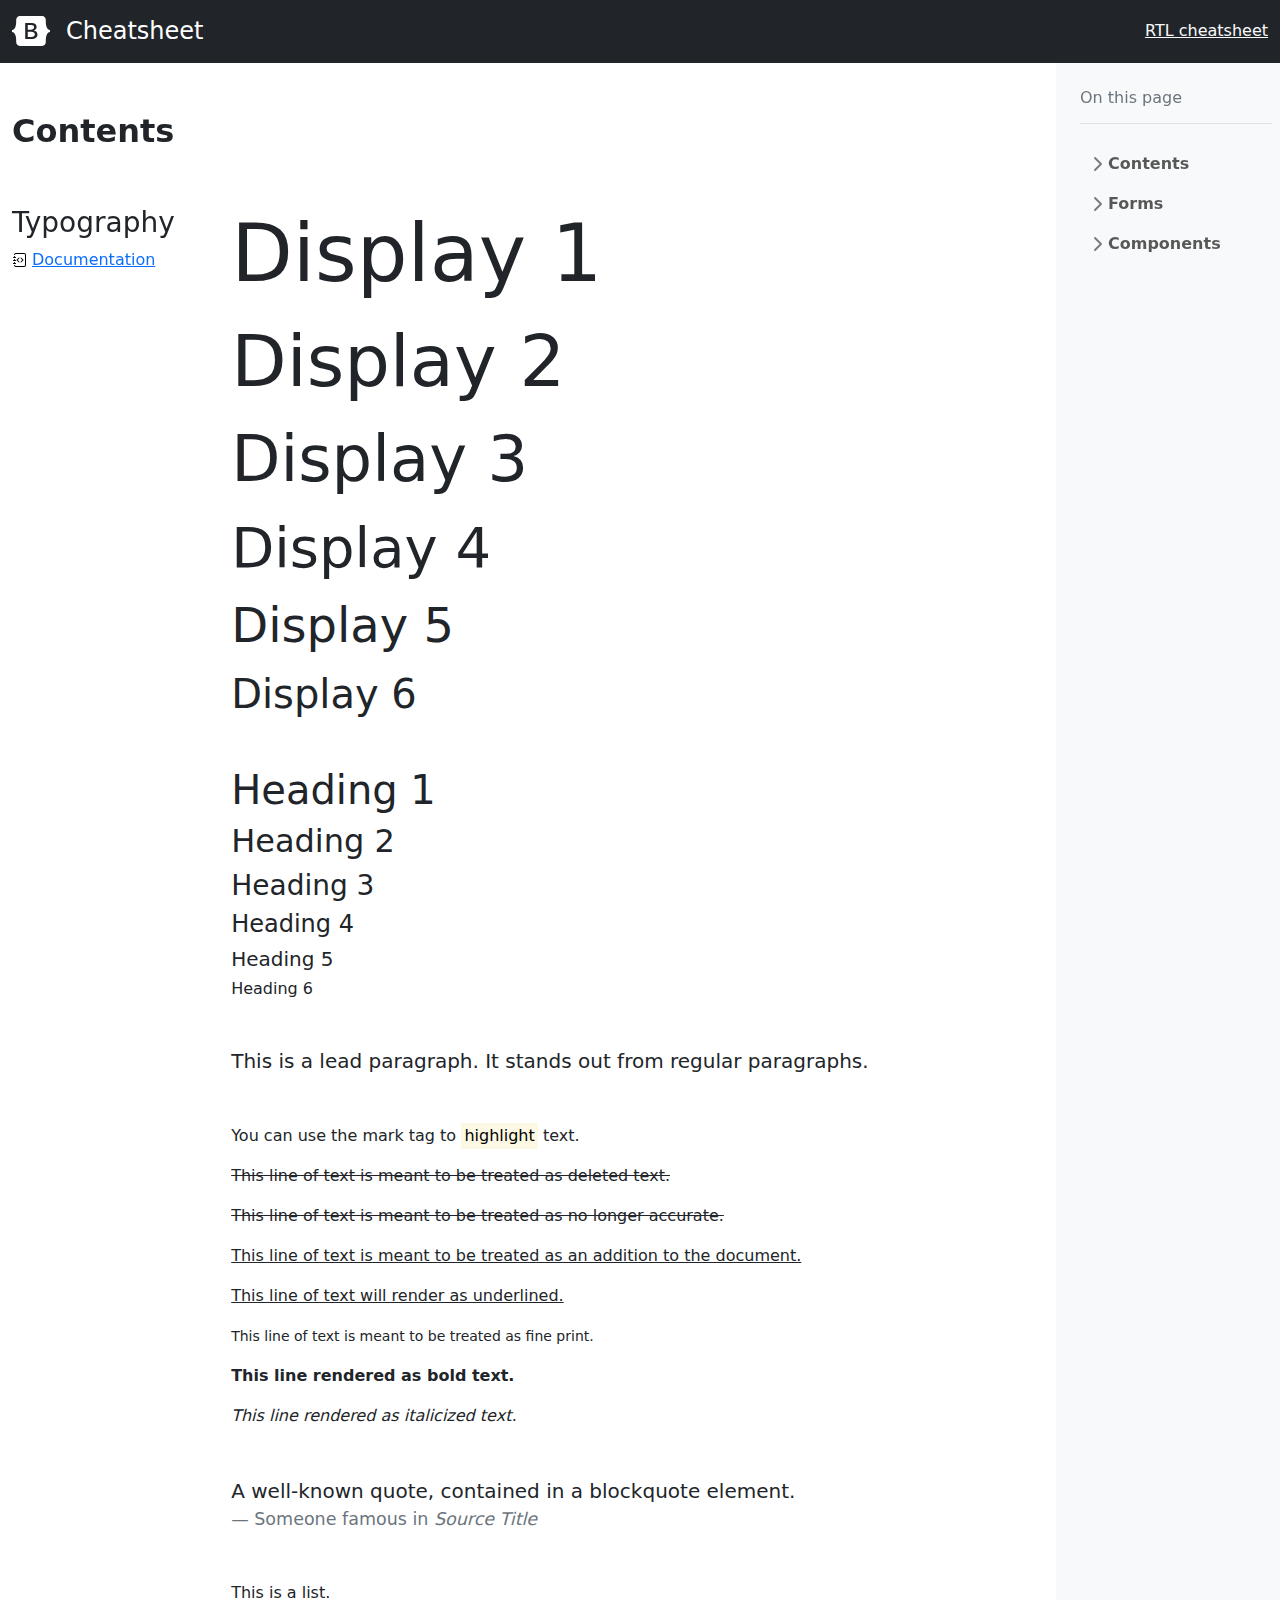
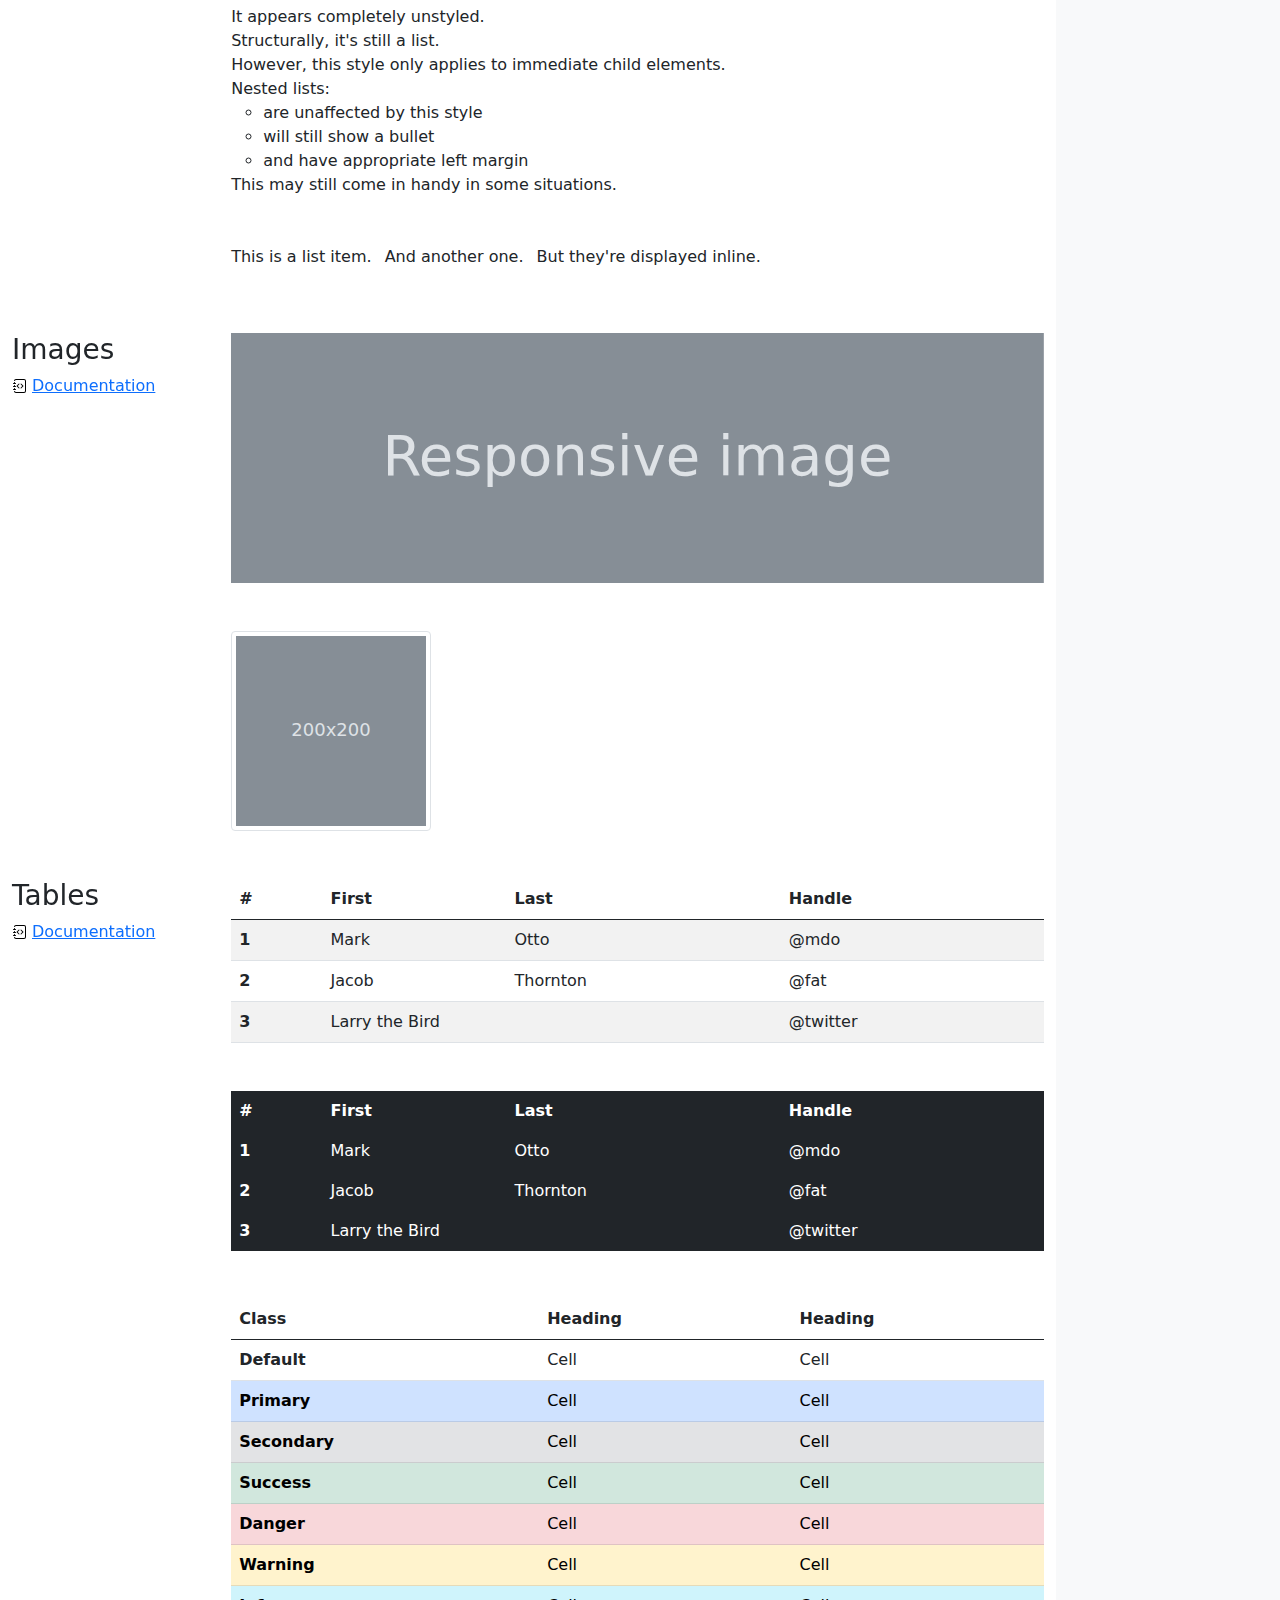
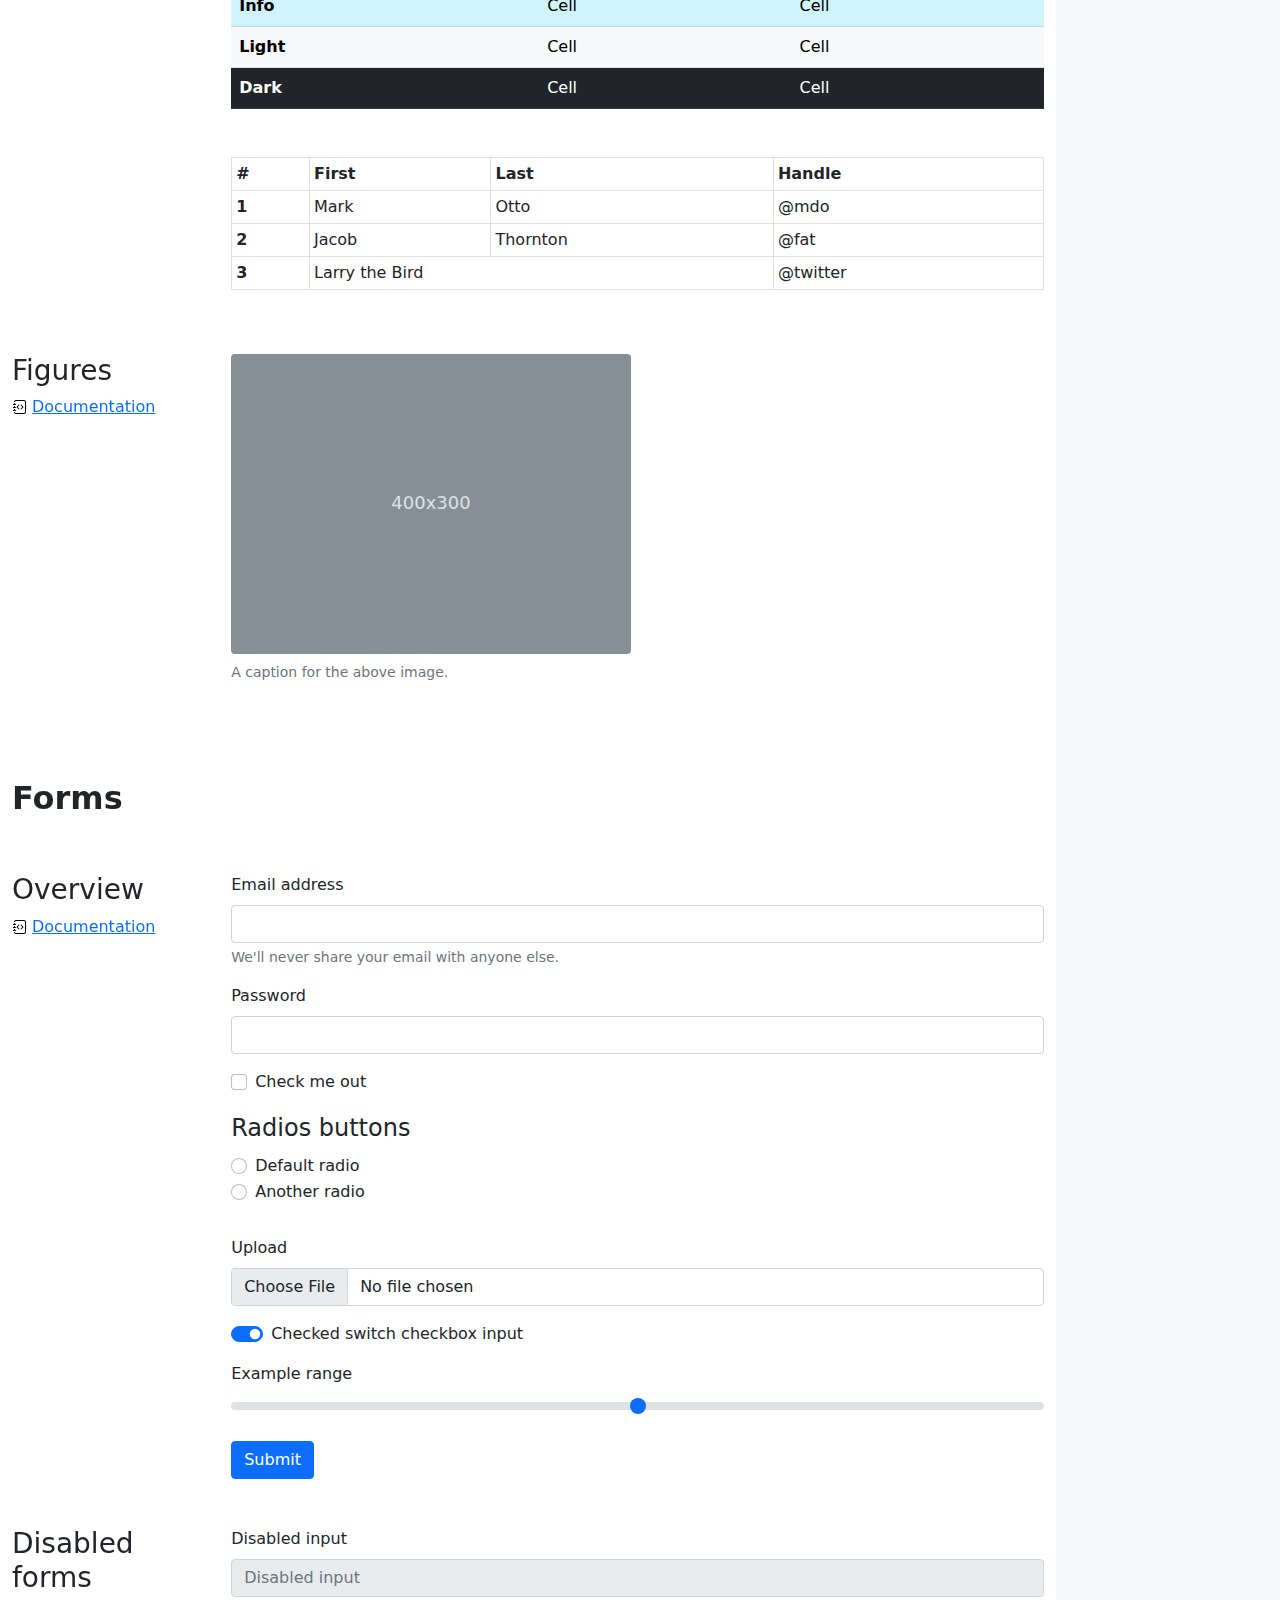
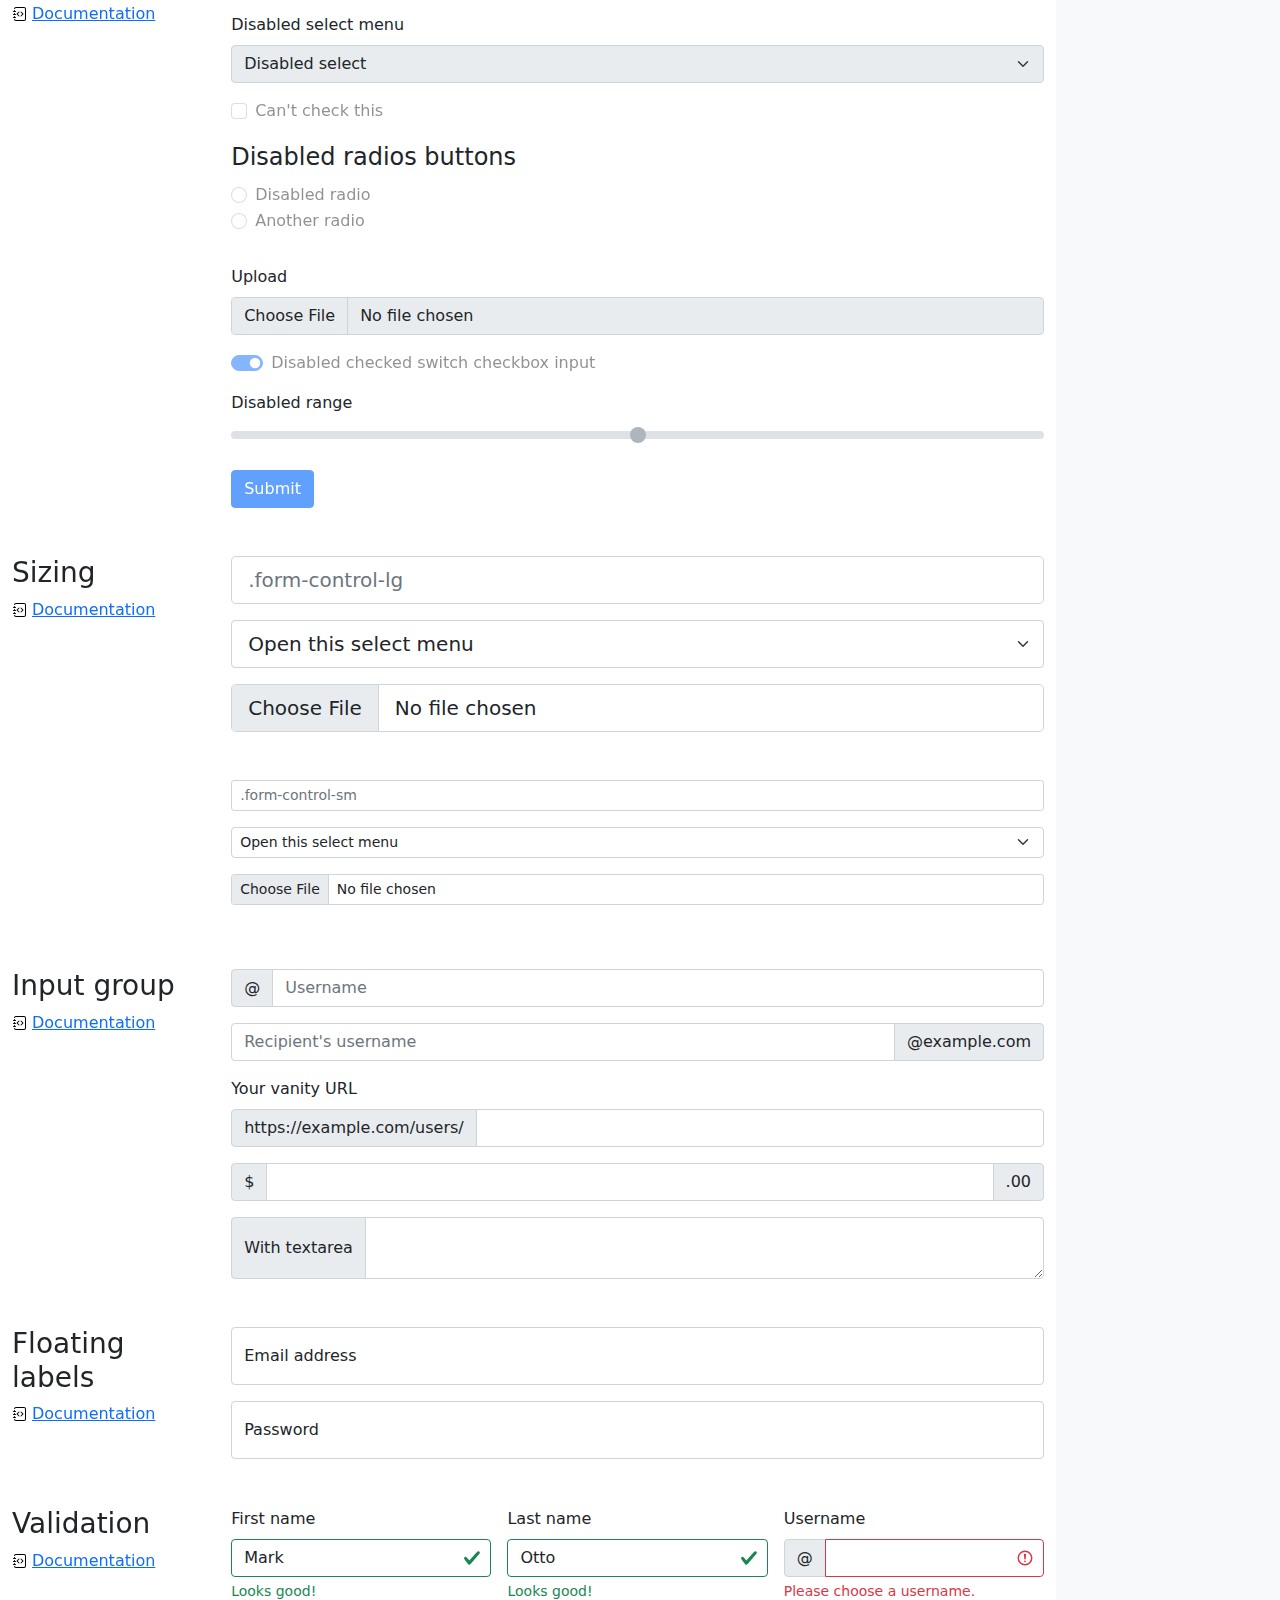
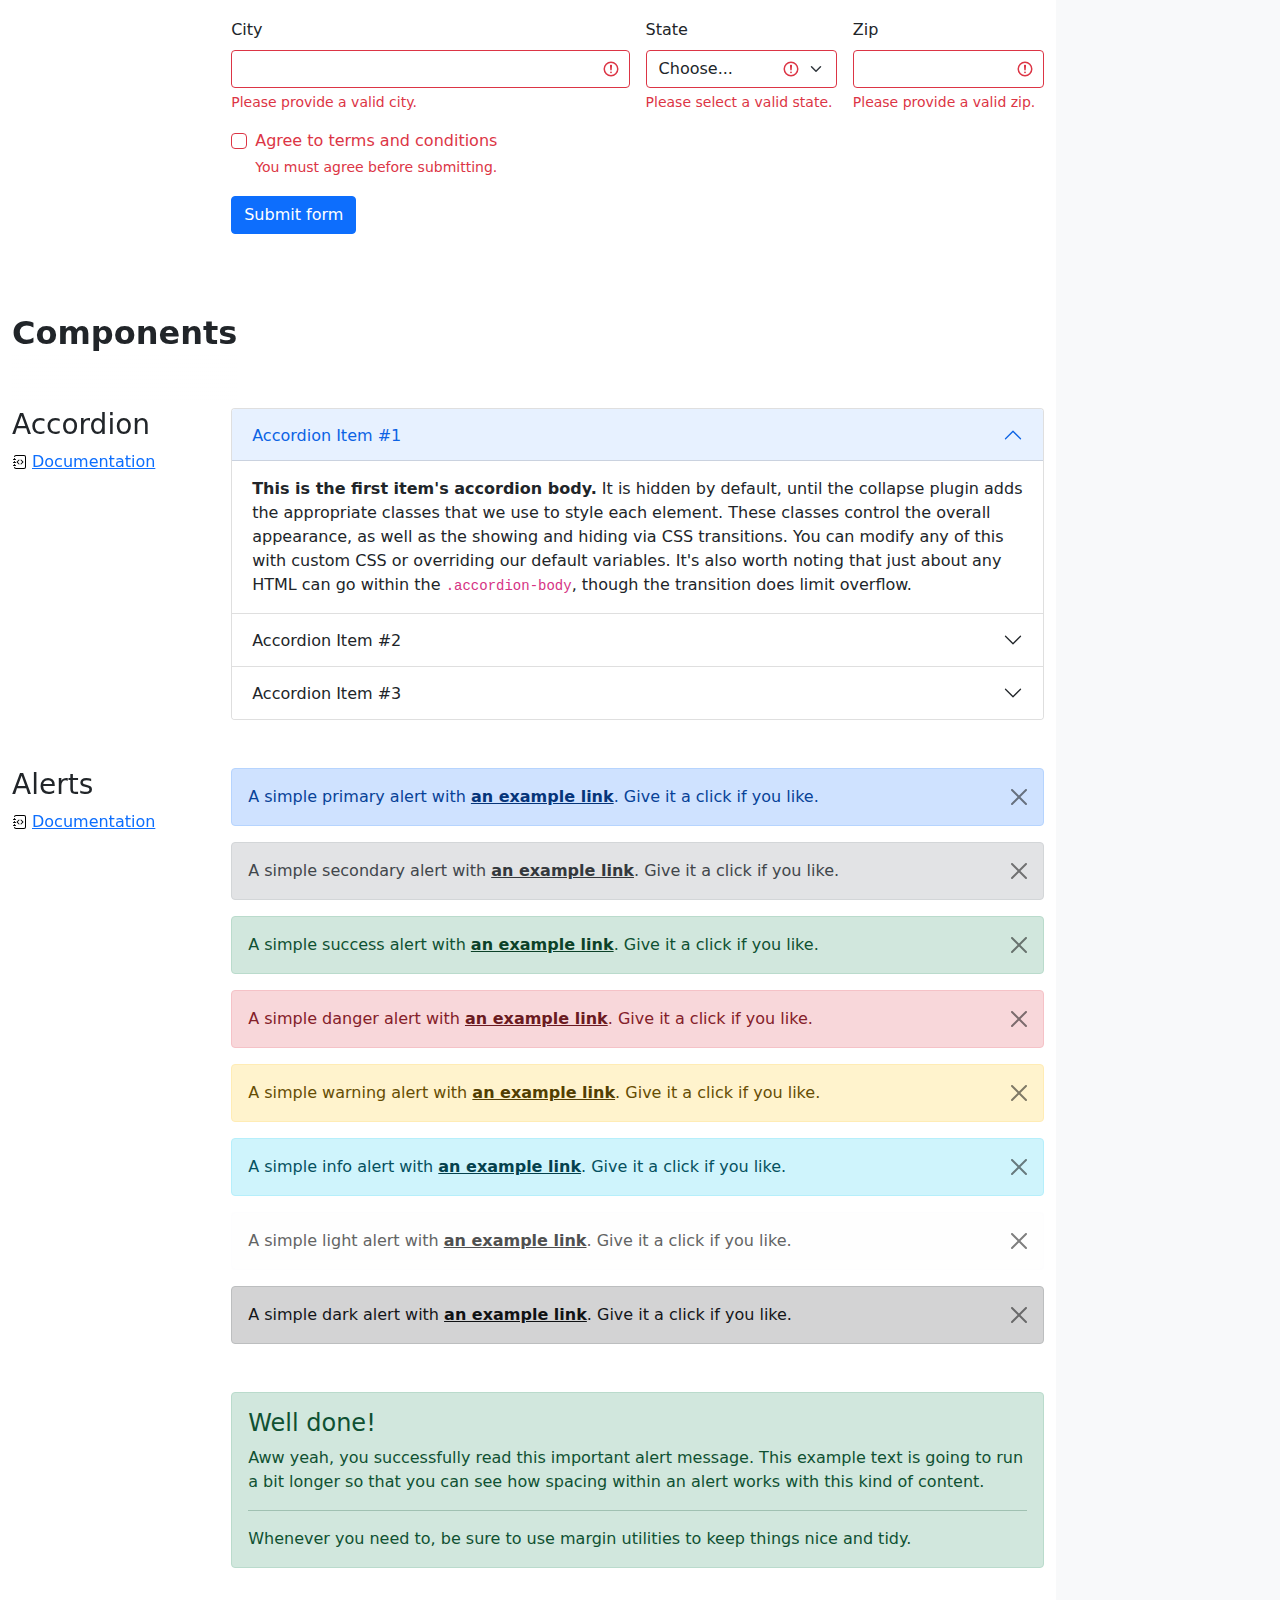
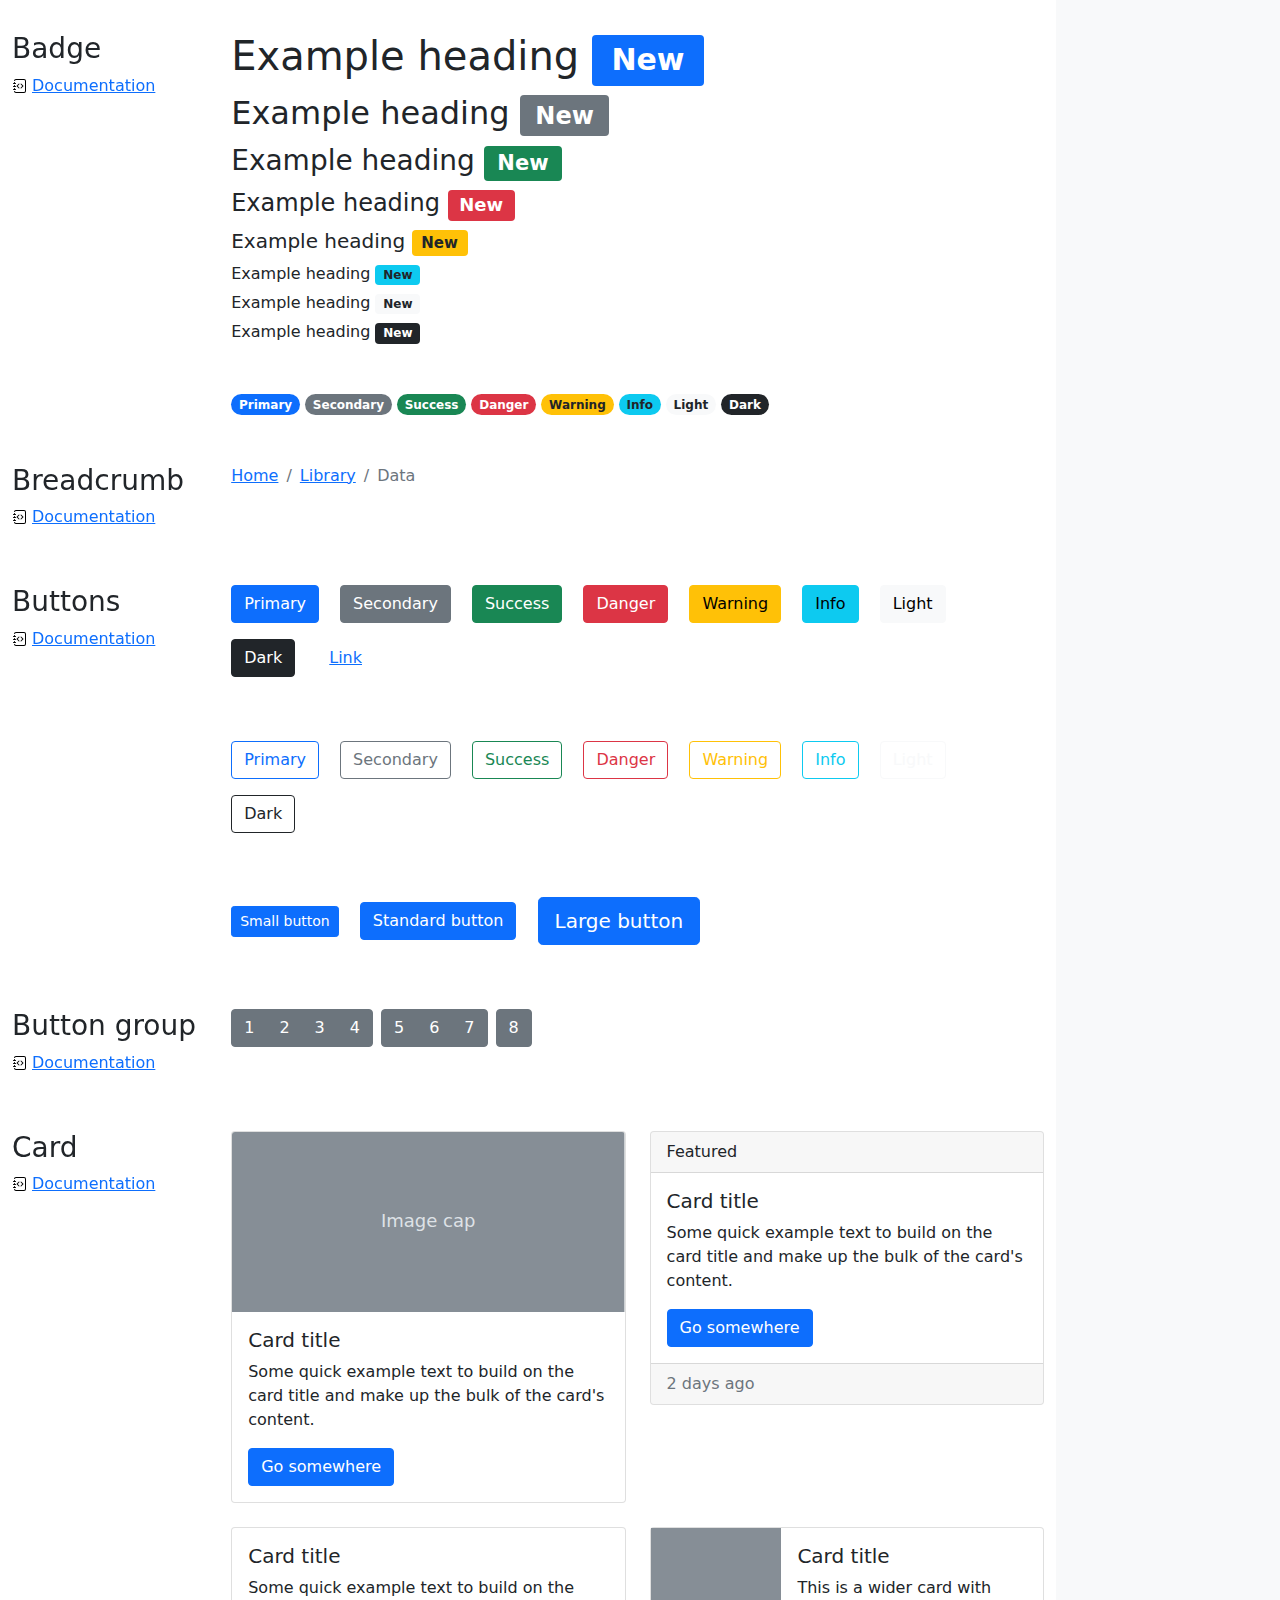
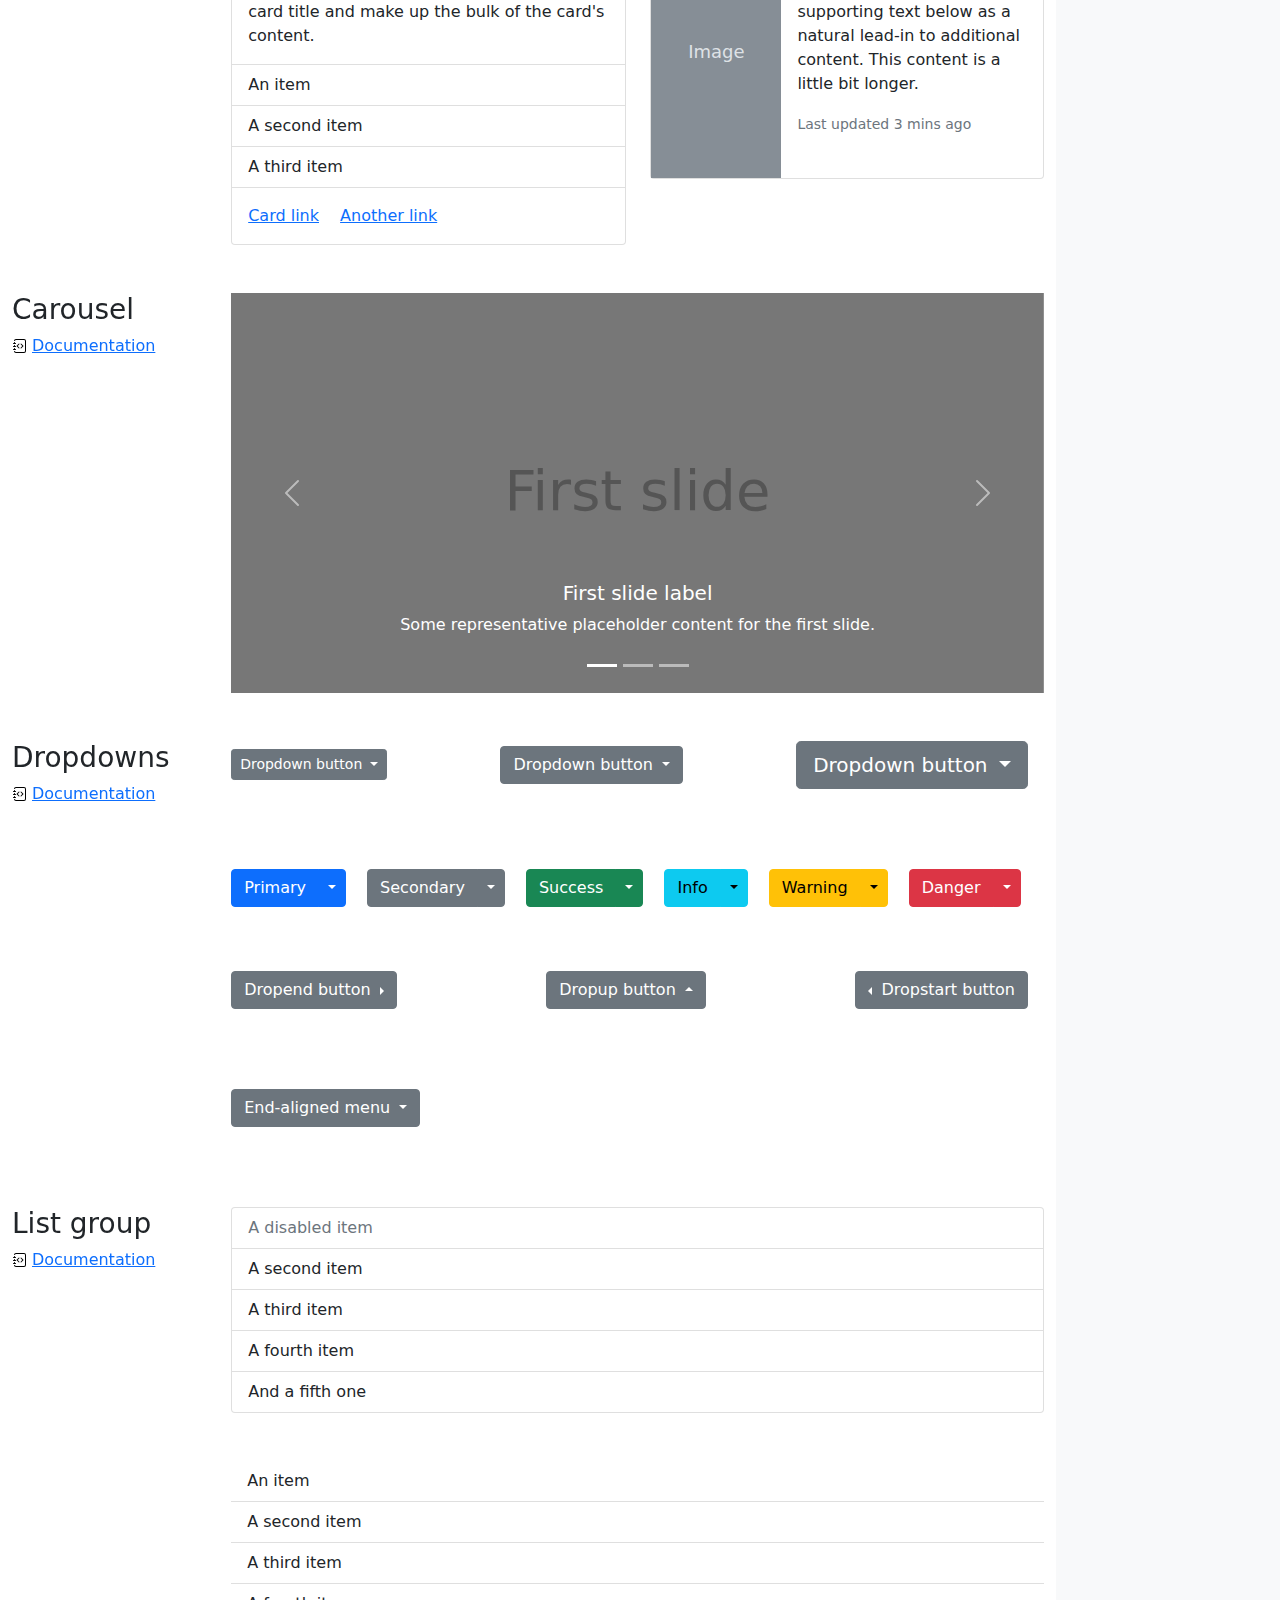
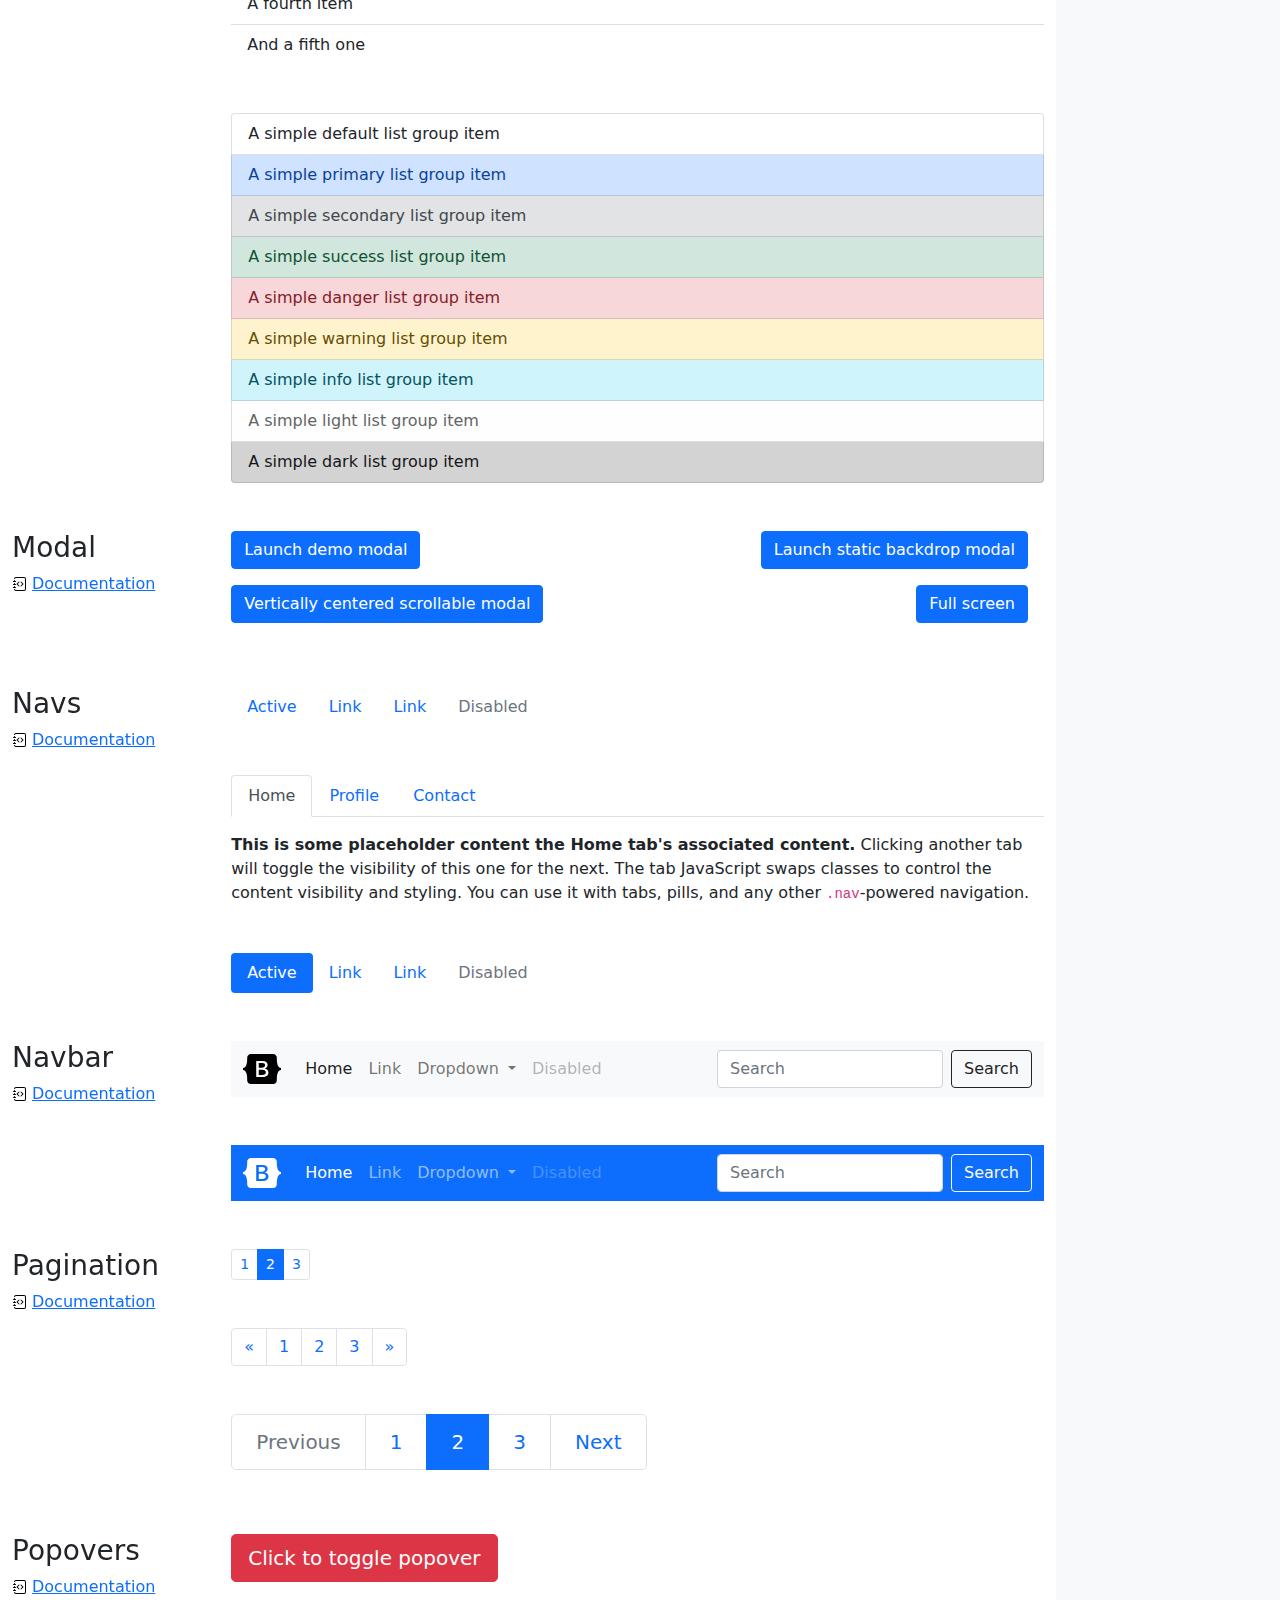
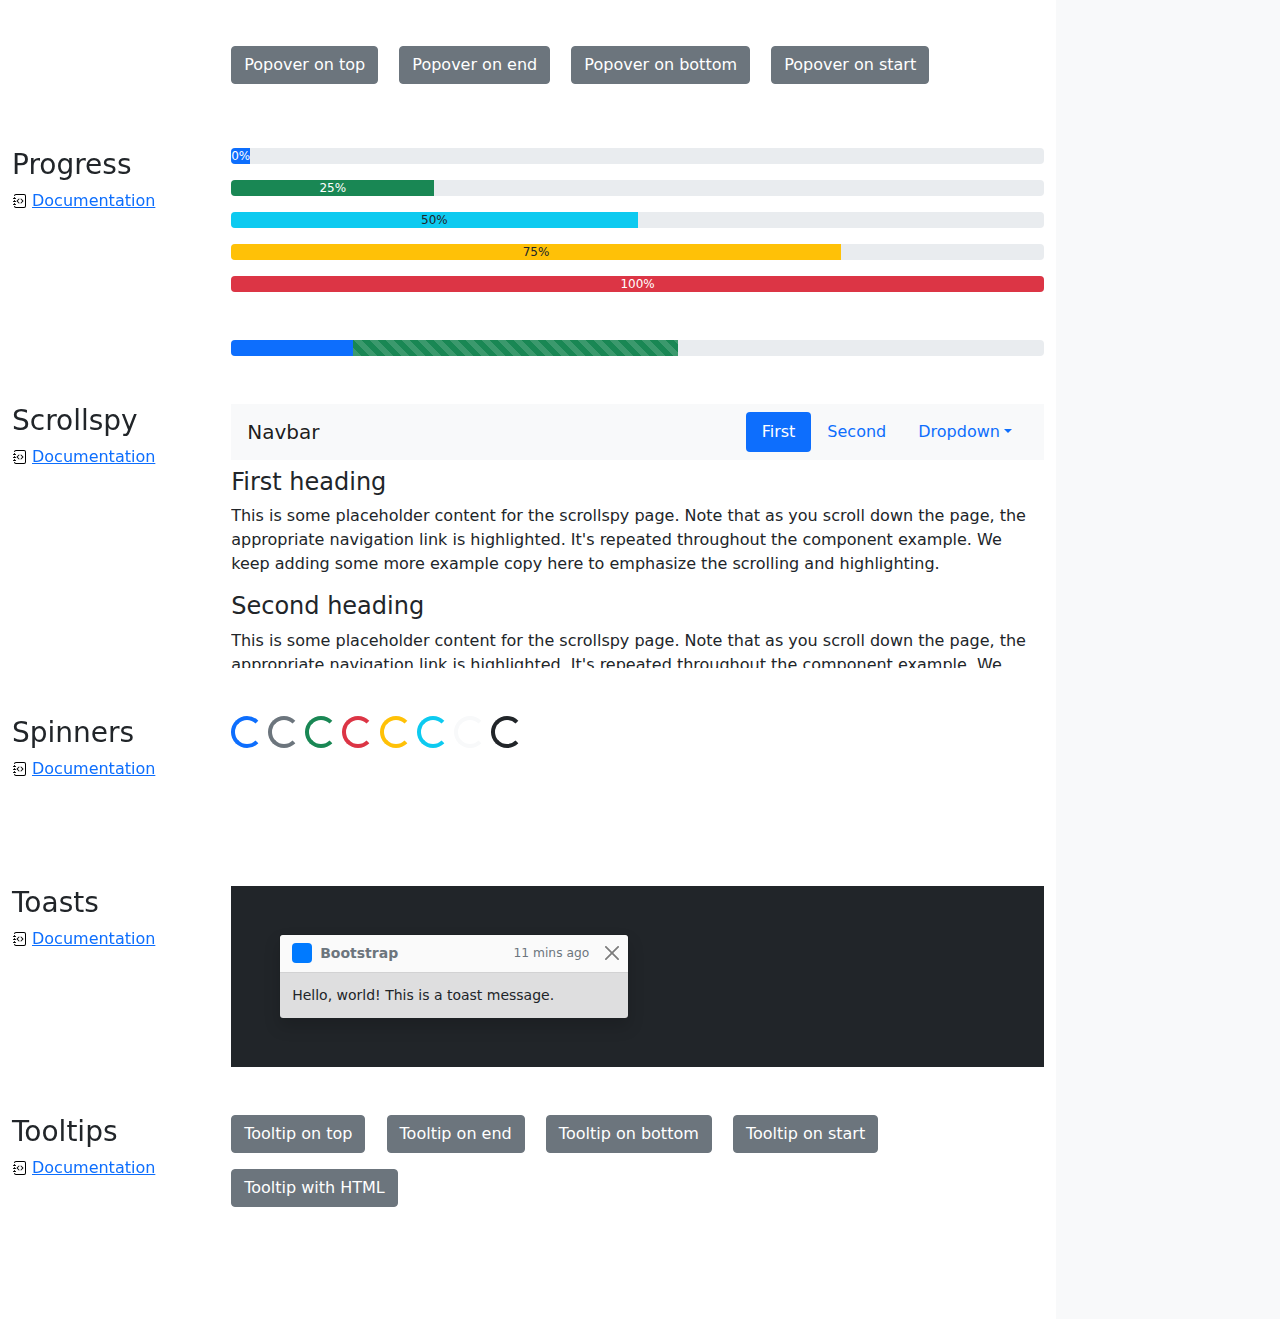
<file: bootstrap-5.1.1-examples/cheatsheet/index.html>
<!doctype html>
<html lang="en">
  <head>
    <meta charset="utf-8">
    <meta name="viewport" content="width=device-width, initial-scale=1">
    <meta name="description" content="">
    <meta name="author" content="Mark Otto, Jacob Thornton, and Bootstrap contributors">
    <meta name="generator" content="Hugo 0.88.1">
    <title>Cheatsheet · Bootstrap v5.1</title>

    <link rel="canonical" href="https://getbootstrap.com/docs/5.1/examples/cheatsheet/">

    

    <!-- Bootstrap core CSS -->
<link href="../assets/dist/css/bootstrap.min.css" rel="stylesheet">

    <style>
      .bd-placeholder-img {
        font-size: 1.125rem;
        text-anchor: middle;
        -webkit-user-select: none;
        -moz-user-select: none;
        user-select: none;
      }

      @media (min-width: 768px) {
        .bd-placeholder-img-lg {
          font-size: 3.5rem;
        }
      }
    </style>

    
    <!-- Custom styles for this template -->
    <link href="cheatsheet.css" rel="stylesheet">
  </head>
  <body class="bg-light">
    
<header class="bd-header bg-dark py-3 d-flex align-items-stretch border-bottom border-dark">
  <div class="container-fluid d-flex align-items-center">
    <h1 class="d-flex align-items-center fs-4 text-white mb-0">
      <img src="../assets/brand/bootstrap-logo-white.svg" width="38" height="30" class="me-3" alt="Bootstrap">
      Cheatsheet
    </h1>
    <a href="../examples/cheatsheet-rtl/" class="ms-auto link-light" hreflang="ar">RTL cheatsheet</a>
  </div>
</header>
<aside class="bd-aside sticky-xl-top text-muted align-self-start mb-3 mb-xl-5 px-2">
  <h2 class="h6 pt-4 pb-3 mb-4 border-bottom">On this page</h2>
  <nav class="small" id="toc">
    <ul class="list-unstyled">
      <li class="my-2">
        <button class="btn d-inline-flex align-items-center collapsed" data-bs-toggle="collapse" aria-expanded="false" data-bs-target="#contents-collapse" aria-controls="contents-collapse">Contents</button>
        <ul class="list-unstyled ps-3 collapse" id="contents-collapse">
          <li><a class="d-inline-flex align-items-center rounded" href="#typography">Typography</a></li>
          <li><a class="d-inline-flex align-items-center rounded" href="#images">Images</a></li>
          <li><a class="d-inline-flex align-items-center rounded" href="#tables">Tables</a></li>
          <li><a class="d-inline-flex align-items-center rounded" href="#figures">Figures</a></li>
        </ul>
      </li>
      <li class="my-2">
        <button class="btn d-inline-flex align-items-center collapsed" data-bs-toggle="collapse" aria-expanded="false" data-bs-target="#forms-collapse" aria-controls="forms-collapse">Forms</button>
        <ul class="list-unstyled ps-3 collapse" id="forms-collapse">
          <li><a class="d-inline-flex align-items-center rounded" href="#overview">Overview</a></li>
          <li><a class="d-inline-flex align-items-center rounded" href="#disabled-forms">Disabled forms</a></li>
          <li><a class="d-inline-flex align-items-center rounded" href="#sizing">Sizing</a></li>
          <li><a class="d-inline-flex align-items-center rounded" href="#input-group">Input group</a></li>
          <li><a class="d-inline-flex align-items-center rounded" href="#floating-labels">Floating labels</a></li>
          <li><a class="d-inline-flex align-items-center rounded" href="#validation">Validation</a></li>
        </ul>
      </li>
      <li class="my-2">
        <button class="btn d-inline-flex align-items-center collapsed" data-bs-toggle="collapse" aria-expanded="false" data-bs-target="#components-collapse" aria-controls="components-collapse">Components</button>
        <ul class="list-unstyled ps-3 collapse" id="components-collapse">
          <li><a class="d-inline-flex align-items-center rounded" href="#accordion">Accordion</a></li>
          <li><a class="d-inline-flex align-items-center rounded" href="#alerts">Alerts</a></li>
          <li><a class="d-inline-flex align-items-center rounded" href="#badge">Badge</a></li>
          <li><a class="d-inline-flex align-items-center rounded" href="#breadcrumb">Breadcrumb</a></li>
          <li><a class="d-inline-flex align-items-center rounded" href="#buttons">Buttons</a></li>
          <li><a class="d-inline-flex align-items-center rounded" href="#button-group">Button group</a></li>
          <li><a class="d-inline-flex align-items-center rounded" href="#card">Card</a></li>
          <li><a class="d-inline-flex align-items-center rounded" href="#carousel">Carousel</a></li>
          <li><a class="d-inline-flex align-items-center rounded" href="#dropdowns">Dropdowns</a></li>
          <li><a class="d-inline-flex align-items-center rounded" href="#list-group">List group</a></li>
          <li><a class="d-inline-flex align-items-center rounded" href="#modal">Modal</a></li>
          <li><a class="d-inline-flex align-items-center rounded" href="#navs">Navs</a></li>
          <li><a class="d-inline-flex align-items-center rounded" href="#navbar">Navbar</a></li>
          <li><a class="d-inline-flex align-items-center rounded" href="#pagination">Pagination</a></li>
          <li><a class="d-inline-flex align-items-center rounded" href="#popovers">Popovers</a></li>
          <li><a class="d-inline-flex align-items-center rounded" href="#progress">Progress</a></li>
          <li><a class="d-inline-flex align-items-center rounded" href="#scrollspy">Scrollspy</a></li>
          <li><a class="d-inline-flex align-items-center rounded" href="#spinners">Spinners</a></li>
          <li><a class="d-inline-flex align-items-center rounded" href="#toasts">Toasts</a></li>
          <li><a class="d-inline-flex align-items-center rounded" href="#tooltips">Tooltips</a></li>
        </ul>
      </li>
    </ul>
  </nav>
</aside>
<div class="bd-cheatsheet container-fluid bg-body">
  <section id="content">
    <h2 class="sticky-xl-top fw-bold pt-3 pt-xl-5 pb-2 pb-xl-3">Contents</h2>

    <article class="my-3" id="typography">
      <div class="bd-heading sticky-xl-top align-self-start mt-5 mb-3 mt-xl-0 mb-xl-2">
        <h3>Typography</h3>
        <a class="d-flex align-items-center" href="../content/typography/">Documentation</a>
      </div>

      <div>
        <div class="bd-example">
        <p class="display-1">Display 1</p>
        <p class="display-2">Display 2</p>
        <p class="display-3">Display 3</p>
        <p class="display-4">Display 4</p>
        <p class="display-5">Display 5</p>
        <p class="display-6">Display 6</p>
        </div>

        <div class="bd-example">
        <p class="h1">Heading 1</p>
        <p class="h2">Heading 2</p>
        <p class="h3">Heading 3</p>
        <p class="h4">Heading 4</p>
        <p class="h5">Heading 5</p>
        <p class="h6">Heading 6</p>
        </div>

        <div class="bd-example">
        <p class="lead">
          This is a lead paragraph. It stands out from regular paragraphs.
        </p>
        </div>

        <div class="bd-example">
        <p>You can use the mark tag to <mark>highlight</mark> text.</p>
        <p><del>This line of text is meant to be treated as deleted text.</del></p>
        <p><s>This line of text is meant to be treated as no longer accurate.</s></p>
        <p><ins>This line of text is meant to be treated as an addition to the document.</ins></p>
        <p><u>This line of text will render as underlined.</u></p>
        <p><small>This line of text is meant to be treated as fine print.</small></p>
        <p><strong>This line rendered as bold text.</strong></p>
        <p><em>This line rendered as italicized text.</em></p>
        </div>

        <div class="bd-example">
        <blockquote class="blockquote">
          <p>A well-known quote, contained in a blockquote element.</p>
          <footer class="blockquote-footer">Someone famous in <cite title="Source Title">Source Title</cite></footer>
        </blockquote>
        </div>

        <div class="bd-example">
        <ul class="list-unstyled">
          <li>This is a list.</li>
          <li>It appears completely unstyled.</li>
          <li>Structurally, it's still a list.</li>
          <li>However, this style only applies to immediate child elements.</li>
          <li>Nested lists:
            <ul>
              <li>are unaffected by this style</li>
              <li>will still show a bullet</li>
              <li>and have appropriate left margin</li>
            </ul>
          </li>
          <li>This may still come in handy in some situations.</li>
        </ul>
        </div>

        <div class="bd-example">
        <ul class="list-inline">
          <li class="list-inline-item">This is a list item.</li>
          <li class="list-inline-item">And another one.</li>
          <li class="list-inline-item">But they're displayed inline.</li>
        </ul>
        </div>
      </div>
    </article>
    <article class="my-3" id="images">
      <div class="bd-heading sticky-xl-top align-self-start mt-5 mb-3 mt-xl-0 mb-xl-2">
        <h3>Images</h3>
        <a class="d-flex align-items-center" href="../content/images/">Documentation</a>
      </div>

      <div>
        <div class="bd-example">
        <svg class="bd-placeholder-img bd-placeholder-img-lg img-fluid" width="100%" height="250" xmlns="http://www.w3.org/2000/svg" role="img" aria-label="Placeholder: Responsive image" preserveAspectRatio="xMidYMid slice" focusable="false"><title>Placeholder</title><rect width="100%" height="100%" fill="#868e96"/><text x="50%" y="50%" fill="#dee2e6" dy=".3em">Responsive image</text></svg>

        </div>

        <div class="bd-example">
        <svg class="bd-placeholder-img img-thumbnail" width="200" height="200" xmlns="http://www.w3.org/2000/svg" role="img" aria-label="A generic square placeholder image with a white border around it, making it resemble a photograph taken with an old instant camera: 200x200" preserveAspectRatio="xMidYMid slice" focusable="false"><title>A generic square placeholder image with a white border around it, making it resemble a photograph taken with an old instant camera</title><rect width="100%" height="100%" fill="#868e96"/><text x="50%" y="50%" fill="#dee2e6" dy=".3em">200x200</text></svg>

        </div>
      </div>
    </article>
    <article class="my-3" id="tables">
      <div class="bd-heading sticky-xl-top align-self-start mt-5 mb-3 mt-xl-0 mb-xl-2">
        <h3>Tables</h3>
        <a class="d-flex align-items-center" href="../content/tables/">Documentation</a>
      </div>

      <div>
        <div class="bd-example">
        <table class="table table-striped">
          <thead>
          <tr>
            <th scope="col">#</th>
            <th scope="col">First</th>
            <th scope="col">Last</th>
            <th scope="col">Handle</th>
          </tr>
          </thead>
          <tbody>
          <tr>
            <th scope="row">1</th>
            <td>Mark</td>
            <td>Otto</td>
            <td>@mdo</td>
          </tr>
          <tr>
            <th scope="row">2</th>
            <td>Jacob</td>
            <td>Thornton</td>
            <td>@fat</td>
          </tr>
          <tr>
            <th scope="row">3</th>
            <td colspan="2">Larry the Bird</td>
            <td>@twitter</td>
          </tr>
          </tbody>
        </table>
        </div>

        <div class="bd-example">
        <table class="table table-dark table-borderless">
          <thead>
          <tr>
            <th scope="col">#</th>
            <th scope="col">First</th>
            <th scope="col">Last</th>
            <th scope="col">Handle</th>
          </tr>
          </thead>
          <tbody>
          <tr>
            <th scope="row">1</th>
            <td>Mark</td>
            <td>Otto</td>
            <td>@mdo</td>
          </tr>
          <tr>
            <th scope="row">2</th>
            <td>Jacob</td>
            <td>Thornton</td>
            <td>@fat</td>
          </tr>
          <tr>
            <th scope="row">3</th>
            <td colspan="2">Larry the Bird</td>
            <td>@twitter</td>
          </tr>
          </tbody>
        </table>
        </div>

        <div class="bd-example">
        <table class="table table-hover">
          <thead>
          <tr>
            <th scope="col">Class</th>
            <th scope="col">Heading</th>
            <th scope="col">Heading</th>
          </tr>
          </thead>
          <tbody>
          <tr>
            <th scope="row">Default</th>
            <td>Cell</td>
            <td>Cell</td>
          </tr>
          
          <tr class="table-primary">
            <th scope="row">Primary</th>
            <td>Cell</td>
            <td>Cell</td>
          </tr>
          <tr class="table-secondary">
            <th scope="row">Secondary</th>
            <td>Cell</td>
            <td>Cell</td>
          </tr>
          <tr class="table-success">
            <th scope="row">Success</th>
            <td>Cell</td>
            <td>Cell</td>
          </tr>
          <tr class="table-danger">
            <th scope="row">Danger</th>
            <td>Cell</td>
            <td>Cell</td>
          </tr>
          <tr class="table-warning">
            <th scope="row">Warning</th>
            <td>Cell</td>
            <td>Cell</td>
          </tr>
          <tr class="table-info">
            <th scope="row">Info</th>
            <td>Cell</td>
            <td>Cell</td>
          </tr>
          <tr class="table-light">
            <th scope="row">Light</th>
            <td>Cell</td>
            <td>Cell</td>
          </tr>
          <tr class="table-dark">
            <th scope="row">Dark</th>
            <td>Cell</td>
            <td>Cell</td>
          </tr>
          </tbody>
        </table>
        </div>

        <div class="bd-example">
        <table class="table table-sm table-bordered">
          <thead>
          <tr>
            <th scope="col">#</th>
            <th scope="col">First</th>
            <th scope="col">Last</th>
            <th scope="col">Handle</th>
          </tr>
          </thead>
          <tbody>
          <tr>
            <th scope="row">1</th>
            <td>Mark</td>
            <td>Otto</td>
            <td>@mdo</td>
          </tr>
          <tr>
            <th scope="row">2</th>
            <td>Jacob</td>
            <td>Thornton</td>
            <td>@fat</td>
          </tr>
          <tr>
            <th scope="row">3</th>
            <td colspan="2">Larry the Bird</td>
            <td>@twitter</td>
          </tr>
          </tbody>
        </table>
        </div>
      </div>
    </article>
    <article class="my-3" id="figures">
      <div class="bd-heading sticky-xl-top align-self-start mt-5 mb-3 mt-xl-0 mb-xl-2">
        <h3>Figures</h3>
        <a class="d-flex align-items-center" href="../content/figures/">Documentation</a>
      </div>

      <div>
        <div class="bd-example">
        <figure class="figure">
          <svg class="bd-placeholder-img figure-img img-fluid rounded" width="400" height="300" xmlns="http://www.w3.org/2000/svg" role="img" aria-label="Placeholder: 400x300" preserveAspectRatio="xMidYMid slice" focusable="false"><title>Placeholder</title><rect width="100%" height="100%" fill="#868e96"/><text x="50%" y="50%" fill="#dee2e6" dy=".3em">400x300</text></svg>

          <figcaption class="figure-caption">A caption for the above image.</figcaption>
        </figure>
        </div>
      </div>
    </article>
  </section>

  <section id="forms">
    <h2 class="sticky-xl-top fw-bold pt-3 pt-xl-5 pb-2 pb-xl-3">Forms</h2>

    <article class="my-3" id="overview">
      <div class="bd-heading sticky-xl-top align-self-start mt-5 mb-3 mt-xl-0 mb-xl-2">
        <h3>Overview</h3>
        <a class="d-flex align-items-center" href="../forms/overview/">Documentation</a>
      </div>

      <div>
        <div class="bd-example">
        <form>
          <div class="mb-3">
            <label for="exampleInputEmail1" class="form-label">Email address</label>
            <input type="email" class="form-control" id="exampleInputEmail1" aria-describedby="emailHelp">
            <div id="emailHelp" class="form-text">We'll never share your email with anyone else.</div>
          </div>
          <div class="mb-3">
            <label for="exampleInputPassword1" class="form-label">Password</label>
            <input type="password" class="form-control" id="exampleInputPassword1">
          </div>
          <div class="mb-3 form-check">
            <input type="checkbox" class="form-check-input" id="exampleCheck1">
            <label class="form-check-label" for="exampleCheck1">Check me out</label>
          </div>
          <fieldset class="mb-3">
            <legend>Radios buttons</legend>
            <div class="form-check">
              <input type="radio" name="radios" class="form-check-input" id="exampleRadio1">
              <label class="form-check-label" for="exampleRadio1">Default radio</label>
            </div>
            <div class="mb-3 form-check">
              <input type="radio" name="radios" class="form-check-input" id="exampleRadio2">
              <label class="form-check-label" for="exampleRadio2">Another radio</label>
            </div>
          </fieldset>
          <div class="mb-3">
            <label class="form-label" for="customFile">Upload</label>
            <input type="file" class="form-control" id="customFile">
          </div>
          <div class="mb-3 form-check form-switch">
            <input class="form-check-input" type="checkbox" id="flexSwitchCheckChecked" checked>
            <label class="form-check-label" for="flexSwitchCheckChecked">Checked switch checkbox input</label>
          </div>
          <div class="mb-3">
            <label for="customRange3" class="form-label">Example range</label>
            <input type="range" class="form-range" min="0" max="5" step="0.5" id="customRange3">
          </div>
          <button type="submit" class="btn btn-primary">Submit</button>
        </form>
        </div>
      </div>
    </article>
    <article class="my-3" id="disabled-forms">
      <div class="bd-heading sticky-xl-top align-self-start mt-5 mb-3 mt-xl-0 mb-xl-2">
        <h3>Disabled forms</h3>
        <a class="d-flex align-items-center" href="../forms/overview/#disabled-forms">Documentation</a>
      </div>

      <div>
        <div class="bd-example">
        <form>
          <fieldset disabled aria-label="Disabled fieldset example">
            <div class="mb-3">
              <label for="disabledTextInput" class="form-label">Disabled input</label>
              <input type="text" id="disabledTextInput" class="form-control" placeholder="Disabled input">
            </div>
            <div class="mb-3">
              <label for="disabledSelect" class="form-label">Disabled select menu</label>
              <select id="disabledSelect" class="form-select">
                <option>Disabled select</option>
              </select>
            </div>
            <div class="mb-3">
              <div class="form-check">
                <input class="form-check-input" type="checkbox" id="disabledFieldsetCheck" disabled>
                <label class="form-check-label" for="disabledFieldsetCheck">
                  Can't check this
                </label>
              </div>
            </div>
            <fieldset class="mb-3">
              <legend>Disabled radios buttons</legend>
              <div class="form-check">
                <input type="radio" name="radios" class="form-check-input" id="disabledRadio1" disabled>
                <label class="form-check-label" for="disabledRadio1">Disabled radio</label>
              </div>
              <div class="mb-3 form-check">
                <input type="radio" name="radios" class="form-check-input" id="disabledRadio2" disabled>
                <label class="form-check-label" for="disabledRadio2">Another radio</label>
              </div>
            </fieldset>
            <div class="mb-3">
              <label class="form-label" for="disabledCustomFile">Upload</label>
              <input type="file" class="form-control" id="disabledCustomFile" disabled>
            </div>
            <div class="mb-3 form-check form-switch">
              <input class="form-check-input" type="checkbox" id="disabledSwitchCheckChecked" checked disabled>
              <label class="form-check-label" for="disabledSwitchCheckChecked">Disabled checked switch checkbox input</label>
            </div>
            <div class="mb-3">
              <label for="disabledRange" class="form-label">Disabled range</label>
              <input type="range" class="form-range" min="0" max="5" step="0.5" id="disabledRange">
            </div>
            <button type="submit" class="btn btn-primary">Submit</button>
          </fieldset>
        </form>
        </div>
      </div>
    </article>
    <article class="my-3" id="sizing">
      <div class="bd-heading sticky-xl-top align-self-start mt-5 mb-3 mt-xl-0 mb-xl-2">
        <h3>Sizing</h3>
        <a class="d-flex align-items-center" href="../forms/form-control/#sizing">Documentation</a>
      </div>

      <div>
        <div class="bd-example">
        <div class="mb-3">
          <input class="form-control form-control-lg" type="text" placeholder=".form-control-lg" aria-label=".form-control-lg example">
        </div>
        <div class="mb-3">
          <select class="form-select form-select-lg mb-3" aria-label=".form-select-lg example">
            <option selected>Open this select menu</option>
            <option value="1">One</option>
            <option value="2">Two</option>
            <option value="3">Three</option>
          </select>
        </div>
        <div class="mb-3">
          <input type="file" class="form-control form-control-lg" aria-label="Large file input example">
        </div>
        </div>

        <div class="bd-example">
        <div class="mb-3">
          <input class="form-control form-control-sm" type="text" placeholder=".form-control-sm" aria-label=".form-control-sm example">
        </div>
        <div class="mb-3">
          <select class="form-select form-select-sm" aria-label=".form-select-sm example">
            <option selected>Open this select menu</option>
            <option value="1">One</option>
            <option value="2">Two</option>
            <option value="3">Three</option>
          </select>
        </div>
        <div class="mb-3">
          <input type="file" class="form-control form-control-sm" aria-label="Small file input example">
        </div>
        </div>
      </div>
    </article>
    <article class="my-3" id="input-group">
      <div class="bd-heading sticky-xl-top align-self-start mt-5 mb-3 mt-xl-0 mb-xl-2">
        <h3>Input group</h3>
        <a class="d-flex align-items-center" href="../forms/input-group/">Documentation</a>
      </div>

      <div>
        <div class="bd-example">
        <div class="input-group mb-3">
          <span class="input-group-text" id="basic-addon1">@</span>
          <input type="text" class="form-control" placeholder="Username" aria-label="Username" aria-describedby="basic-addon1">
        </div>
        <div class="input-group mb-3">
          <input type="text" class="form-control" placeholder="Recipient's username" aria-label="Recipient's username" aria-describedby="basic-addon2">
          <span class="input-group-text" id="basic-addon2">@example.com</span>
        </div>
        <label for="basic-url" class="form-label">Your vanity URL</label>
        <div class="input-group mb-3">
          <span class="input-group-text" id="basic-addon3">https://example.com/users/</span>
          <input type="text" class="form-control" id="basic-url" aria-describedby="basic-addon3">
        </div>
        <div class="input-group mb-3">
          <span class="input-group-text">$</span>
          <input type="text" class="form-control" aria-label="Amount (to the nearest dollar)">
          <span class="input-group-text">.00</span>
        </div>
        <div class="input-group">
          <span class="input-group-text">With textarea</span>
          <textarea class="form-control" aria-label="With textarea"></textarea>
        </div>
        </div>
      </div>
    </article>
    <article class="my-3" id="floating-labels">
      <div class="bd-heading sticky-xl-top align-self-start mt-5 mb-3 mt-xl-0 mb-xl-2">
        <h3>Floating labels</h3>
        <a class="d-flex align-items-center" href="../forms/floating-labels/">Documentation</a>
      </div>

      <div>
        <div class="bd-example">
        <form>
          <div class="form-floating mb-3">
            <input type="email" class="form-control" id="floatingInput" placeholder="name@example.com">
            <label for="floatingInput">Email address</label>
          </div>
          <div class="form-floating">
            <input type="password" class="form-control" id="floatingPassword" placeholder="Password">
            <label for="floatingPassword">Password</label>
          </div>
        </form>
        </div>
      </div>
    </article>
    <article class="my-3" id="validation">
      <div class="bd-heading sticky-xl-top align-self-start mt-5 mb-3 mt-xl-0 mb-xl-2">
        <h3>Validation</h3>
        <a class="d-flex align-items-center" href="../forms/validation/">Documentation</a>
      </div>

      <div>
        <div class="bd-example">
        <form class="row g-3">
          <div class="col-md-4">
            <label for="validationServer01" class="form-label">First name</label>
            <input type="text" class="form-control is-valid" id="validationServer01" value="Mark" required>
            <div class="valid-feedback">
              Looks good!
            </div>
          </div>
          <div class="col-md-4">
            <label for="validationServer02" class="form-label">Last name</label>
            <input type="text" class="form-control is-valid" id="validationServer02" value="Otto" required>
            <div class="valid-feedback">
              Looks good!
            </div>
          </div>
          <div class="col-md-4">
            <label for="validationServerUsername" class="form-label">Username</label>
            <div class="input-group has-validation">
              <span class="input-group-text" id="inputGroupPrepend3">@</span>
              <input type="text" class="form-control is-invalid" id="validationServerUsername" aria-describedby="inputGroupPrepend3" required>
              <div class="invalid-feedback">
                Please choose a username.
              </div>
            </div>
          </div>
          <div class="col-md-6">
            <label for="validationServer03" class="form-label">City</label>
            <input type="text" class="form-control is-invalid" id="validationServer03" required>
            <div class="invalid-feedback">
              Please provide a valid city.
            </div>
          </div>
          <div class="col-md-3">
            <label for="validationServer04" class="form-label">State</label>
            <select class="form-select is-invalid" id="validationServer04" required>
              <option selected disabled value="">Choose...</option>
              <option>...</option>
            </select>
            <div class="invalid-feedback">
              Please select a valid state.
            </div>
          </div>
          <div class="col-md-3">
            <label for="validationServer05" class="form-label">Zip</label>
            <input type="text" class="form-control is-invalid" id="validationServer05" required>
            <div class="invalid-feedback">
              Please provide a valid zip.
            </div>
          </div>
          <div class="col-12">
            <div class="form-check">
              <input class="form-check-input is-invalid" type="checkbox" value="" id="invalidCheck3" required>
              <label class="form-check-label" for="invalidCheck3">
                Agree to terms and conditions
              </label>
              <div class="invalid-feedback">
                You must agree before submitting.
              </div>
            </div>
          </div>
          <div class="col-12">
            <button class="btn btn-primary" type="submit">Submit form</button>
          </div>
        </form>
        </div>
      </div>
    </article>
  </section>

  <section id="components">
    <h2 class="sticky-xl-top fw-bold pt-3 pt-xl-5 pb-2 pb-xl-3">Components</h2>

    <article class="my-3" id="accordion">
      <div class="bd-heading sticky-xl-top align-self-start mt-5 mb-3 mt-xl-0 mb-xl-2">
        <h3>Accordion</h3>
        <a class="d-flex align-items-center" href="../components/accordion/">Documentation</a>
      </div>

      <div>
        <div class="bd-example">
        <div class="accordion" id="accordionExample">
          <div class="accordion-item">
            <h4 class="accordion-header" id="headingOne">
              <button class="accordion-button" type="button" data-bs-toggle="collapse" data-bs-target="#collapseOne" aria-expanded="true" aria-controls="collapseOne">
                Accordion Item #1
              </button>
            </h4>
            <div id="collapseOne" class="accordion-collapse collapse show" aria-labelledby="headingOne" data-bs-parent="#accordionExample">
              <div class="accordion-body">
                <strong>This is the first item's accordion body.</strong> It is hidden by default, until the collapse plugin adds the appropriate classes that we use to style each element. These classes control the overall appearance, as well as the showing and hiding via CSS transitions. You can modify any of this with custom CSS or overriding our default variables. It's also worth noting that just about any HTML can go within the <code>.accordion-body</code>, though the transition does limit overflow.
              </div>
            </div>
          </div>
          <div class="accordion-item">
            <h4 class="accordion-header" id="headingTwo">
              <button class="accordion-button collapsed" type="button" data-bs-toggle="collapse" data-bs-target="#collapseTwo" aria-expanded="false" aria-controls="collapseTwo">
                Accordion Item #2
              </button>
            </h4>
            <div id="collapseTwo" class="accordion-collapse collapse" aria-labelledby="headingTwo" data-bs-parent="#accordionExample">
              <div class="accordion-body">
                <strong>This is the second item's accordion body.</strong> It is hidden by default, until the collapse plugin adds the appropriate classes that we use to style each element. These classes control the overall appearance, as well as the showing and hiding via CSS transitions. You can modify any of this with custom CSS or overriding our default variables. It's also worth noting that just about any HTML can go within the <code>.accordion-body</code>, though the transition does limit overflow.
              </div>
            </div>
          </div>
          <div class="accordion-item">
            <h4 class="accordion-header" id="headingThree">
              <button class="accordion-button collapsed" type="button" data-bs-toggle="collapse" data-bs-target="#collapseThree" aria-expanded="false" aria-controls="collapseThree">
                Accordion Item #3
              </button>
            </h4>
            <div id="collapseThree" class="accordion-collapse collapse" aria-labelledby="headingThree" data-bs-parent="#accordionExample">
              <div class="accordion-body">
                <strong>This is the third item's accordion body.</strong> It is hidden by default, until the collapse plugin adds the appropriate classes that we use to style each element. These classes control the overall appearance, as well as the showing and hiding via CSS transitions. You can modify any of this with custom CSS or overriding our default variables. It's also worth noting that just about any HTML can go within the <code>.accordion-body</code>, though the transition does limit overflow.
              </div>
            </div>
          </div>
        </div>
        </div>
      </div>
    </article>
    <article class="my-3" id="alerts">
      <div class="bd-heading sticky-xl-top align-self-start mt-5 mb-3 mt-xl-0 mb-xl-2">
        <h3>Alerts</h3>
        <a class="d-flex align-items-center" href="../components/alerts/">Documentation</a>
      </div>

      <div>
        <div class="bd-example">
        
        <div class="alert alert-primary alert-dismissible fade show" role="alert">
          A simple primary alert with <a href="#" class="alert-link">an example link</a>. Give it a click if you like.
          <button type="button" class="btn-close" data-bs-dismiss="alert" aria-label="Close"></button>
        </div>
        <div class="alert alert-secondary alert-dismissible fade show" role="alert">
          A simple secondary alert with <a href="#" class="alert-link">an example link</a>. Give it a click if you like.
          <button type="button" class="btn-close" data-bs-dismiss="alert" aria-label="Close"></button>
        </div>
        <div class="alert alert-success alert-dismissible fade show" role="alert">
          A simple success alert with <a href="#" class="alert-link">an example link</a>. Give it a click if you like.
          <button type="button" class="btn-close" data-bs-dismiss="alert" aria-label="Close"></button>
        </div>
        <div class="alert alert-danger alert-dismissible fade show" role="alert">
          A simple danger alert with <a href="#" class="alert-link">an example link</a>. Give it a click if you like.
          <button type="button" class="btn-close" data-bs-dismiss="alert" aria-label="Close"></button>
        </div>
        <div class="alert alert-warning alert-dismissible fade show" role="alert">
          A simple warning alert with <a href="#" class="alert-link">an example link</a>. Give it a click if you like.
          <button type="button" class="btn-close" data-bs-dismiss="alert" aria-label="Close"></button>
        </div>
        <div class="alert alert-info alert-dismissible fade show" role="alert">
          A simple info alert with <a href="#" class="alert-link">an example link</a>. Give it a click if you like.
          <button type="button" class="btn-close" data-bs-dismiss="alert" aria-label="Close"></button>
        </div>
        <div class="alert alert-light alert-dismissible fade show" role="alert">
          A simple light alert with <a href="#" class="alert-link">an example link</a>. Give it a click if you like.
          <button type="button" class="btn-close" data-bs-dismiss="alert" aria-label="Close"></button>
        </div>
        <div class="alert alert-dark alert-dismissible fade show" role="alert">
          A simple dark alert with <a href="#" class="alert-link">an example link</a>. Give it a click if you like.
          <button type="button" class="btn-close" data-bs-dismiss="alert" aria-label="Close"></button>
        </div>
        </div>

        <div class="bd-example">
        <div class="alert alert-success" role="alert">
          <h4 class="alert-heading">Well done!</h4>
          <p>Aww yeah, you successfully read this important alert message. This example text is going to run a bit longer so that you can see how spacing within an alert works with this kind of content.</p>
          <hr>
          <p class="mb-0">Whenever you need to, be sure to use margin utilities to keep things nice and tidy.</p>
        </div>
        </div>
      </div>
    </article>
    <article class="my-3" id="badge">
      <div class="bd-heading sticky-xl-top align-self-start mt-5 mb-3 mt-xl-0 mb-xl-2">
        <h3>Badge</h3>
        <a class="d-flex align-items-center" href="../components/badge/">Documentation</a>
      </div>

      <div>
        <div class="bd-example">
        <p class="h1">Example heading <span class="badge bg-primary">New</span></p>
        <p class="h2">Example heading <span class="badge bg-secondary">New</span></p>
        <p class="h3">Example heading <span class="badge bg-success">New</span></p>
        <p class="h4">Example heading <span class="badge bg-danger">New</span></p>
        <p class="h5">Example heading <span class="badge bg-warning text-dark">New</span></p>
        <p class="h6">Example heading <span class="badge bg-info text-dark">New</span></p>
        <p class="h6">Example heading <span class="badge bg-light text-dark">New</span></p>
        <p class="h6">Example heading <span class="badge bg-dark">New</span></p>
        </div>

        <div class="bd-example">
        
        <span class="badge rounded-pill bg-primary">Primary</span>
        <span class="badge rounded-pill bg-secondary">Secondary</span>
        <span class="badge rounded-pill bg-success">Success</span>
        <span class="badge rounded-pill bg-danger">Danger</span>
        <span class="badge rounded-pill bg-warning text-dark">Warning</span>
        <span class="badge rounded-pill bg-info text-dark">Info</span>
        <span class="badge rounded-pill bg-light text-dark">Light</span>
        <span class="badge rounded-pill bg-dark">Dark</span>
        </div>
      </div>
    </article>
    <article class="my-3" id="breadcrumb">
      <div class="bd-heading sticky-xl-top align-self-start mt-5 mb-3 mt-xl-0 mb-xl-2">
        <h3>Breadcrumb</h3>
        <a class="d-flex align-items-center" href="../components/breadcrumb/">Documentation</a>
      </div>

      <div>
        <div class="bd-example">
        <nav aria-label="breadcrumb">
          <ol class="breadcrumb">
            <li class="breadcrumb-item"><a href="#">Home</a></li>
            <li class="breadcrumb-item"><a href="#">Library</a></li>
            <li class="breadcrumb-item active" aria-current="page">Data</li>
          </ol>
        </nav>
        </div>
      </div>
    </article>
    <article class="my-3" id="buttons">
      <div class="bd-heading sticky-xl-top align-self-start mt-5 mb-3 mt-xl-0 mb-xl-2">
        <h3>Buttons</h3>
        <a class="d-flex align-items-center" href="../components/buttons/">Documentation</a>
      </div>

      <div>
        <div class="bd-example">
        
        <button type="button" class="btn btn-primary">Primary</button>
        <button type="button" class="btn btn-secondary">Secondary</button>
        <button type="button" class="btn btn-success">Success</button>
        <button type="button" class="btn btn-danger">Danger</button>
        <button type="button" class="btn btn-warning">Warning</button>
        <button type="button" class="btn btn-info">Info</button>
        <button type="button" class="btn btn-light">Light</button>
        <button type="button" class="btn btn-dark">Dark</button>

        <button type="button" class="btn btn-link">Link</button>
        </div>

        <div class="bd-example">
        
        <button type="button" class="btn btn-outline-primary">Primary</button>
        <button type="button" class="btn btn-outline-secondary">Secondary</button>
        <button type="button" class="btn btn-outline-success">Success</button>
        <button type="button" class="btn btn-outline-danger">Danger</button>
        <button type="button" class="btn btn-outline-warning">Warning</button>
        <button type="button" class="btn btn-outline-info">Info</button>
        <button type="button" class="btn btn-outline-light">Light</button>
        <button type="button" class="btn btn-outline-dark">Dark</button>
        </div>

        <div class="bd-example">
        <button type="button" class="btn btn-primary btn-sm">Small button</button>
        <button type="button" class="btn btn-primary">Standard button</button>
        <button type="button" class="btn btn-primary btn-lg">Large button</button>
        </div>
      </div>
    </article>
    <article class="my-3" id="button-group">
      <div class="bd-heading sticky-xl-top align-self-start mt-5 mb-3 mt-xl-0 mb-xl-2">
        <h3>Button group</h3>
        <a class="d-flex align-items-center" href="../components/button-group/">Documentation</a>
      </div>

      <div>
        <div class="bd-example">
        <div class="btn-toolbar" role="toolbar" aria-label="Toolbar with button groups">
          <div class="btn-group me-2" role="group" aria-label="First group">
            <button type="button" class="btn btn-secondary">1</button>
            <button type="button" class="btn btn-secondary">2</button>
            <button type="button" class="btn btn-secondary">3</button>
            <button type="button" class="btn btn-secondary">4</button>
          </div>
          <div class="btn-group me-2" role="group" aria-label="Second group">
            <button type="button" class="btn btn-secondary">5</button>
            <button type="button" class="btn btn-secondary">6</button>
            <button type="button" class="btn btn-secondary">7</button>
          </div>
          <div class="btn-group" role="group" aria-label="Third group">
            <button type="button" class="btn btn-secondary">8</button>
          </div>
        </div>
        </div>
      </div>
    </article>
    <article class="my-3" id="card">
      <div class="bd-heading sticky-xl-top align-self-start mt-5 mb-3 mt-xl-0 mb-xl-2">
        <h3>Card</h3>
        <a class="d-flex align-items-center" href="../components/card/">Documentation</a>
      </div>

      <div>
        <div class="bd-example">
        <div class="row  row-cols-1 row-cols-md-2 g-4">
          <div class="col">
            <div class="card">
              <svg class="bd-placeholder-img card-img-top" width="100%" height="180" xmlns="http://www.w3.org/2000/svg" role="img" aria-label="Placeholder: Image cap" preserveAspectRatio="xMidYMid slice" focusable="false"><title>Placeholder</title><rect width="100%" height="100%" fill="#868e96"/><text x="50%" y="50%" fill="#dee2e6" dy=".3em">Image cap</text></svg>

              <div class="card-body">
                <h5 class="card-title">Card title</h5>
                <p class="card-text">Some quick example text to build on the card title and make up the bulk of the card's content.</p>
                <a href="#" class="btn btn-primary">Go somewhere</a>
              </div>
            </div>
          </div>
          <div class="col">
            <div class="card">
              <div class="card-header">
                Featured
              </div>
              <div class="card-body">
                <h5 class="card-title">Card title</h5>
                <p class="card-text">Some quick example text to build on the card title and make up the bulk of the card's content.</p>
                <a href="#" class="btn btn-primary">Go somewhere</a>
              </div>
              <div class="card-footer text-muted">
                2 days ago
              </div>
            </div>
          </div>
          <div class="col">
            <div class="card">
              <div class="card-body">
                <h5 class="card-title">Card title</h5>
                <p class="card-text">Some quick example text to build on the card title and make up the bulk of the card's content.</p>
              </div>
              <ul class="list-group list-group-flush">
                <li class="list-group-item">An item</li>
                <li class="list-group-item">A second item</li>
                <li class="list-group-item">A third item</li>
              </ul>
              <div class="card-body">
                <a href="#" class="card-link">Card link</a>
                <a href="#" class="card-link">Another link</a>
              </div>
            </div>
          </div>
          <div class="col">
            <div class="card">
              <div class="row g-0">
                <div class="col-md-4">
                  <svg class="bd-placeholder-img" width="100%" height="250" xmlns="http://www.w3.org/2000/svg" role="img" aria-label="Placeholder: Image" preserveAspectRatio="xMidYMid slice" focusable="false"><title>Placeholder</title><rect width="100%" height="100%" fill="#868e96"/><text x="50%" y="50%" fill="#dee2e6" dy=".3em">Image</text></svg>

                </div>
                <div class="col-md-8">
                  <div class="card-body">
                    <h5 class="card-title">Card title</h5>
                    <p class="card-text">This is a wider card with supporting text below as a natural lead-in to additional content. This content is a little bit longer.</p>
                    <p class="card-text"><small class="text-muted">Last updated 3 mins ago</small></p>
                  </div>
                </div>
              </div>
            </div>
          </div>
        </div>
        </div>
      </div>
    </article>
    <article class="my-3" id="carousel">
      <div class="bd-heading sticky-xl-top align-self-start mt-5 mb-3 mt-xl-0 mb-xl-2">
        <h3>Carousel</h3>
        <a class="d-flex align-items-center" href="../components/carousel/">Documentation</a>
      </div>

      <div>
        <div class="bd-example">
        <div id="carouselExampleCaptions" class="carousel slide" data-bs-ride="carousel">
          <div class="carousel-indicators">
            <button type="button" data-bs-target="#carouselExampleCaptions" data-bs-slide-to="0" class="active" aria-current="true" aria-label="Slide 1"></button>
            <button type="button" data-bs-target="#carouselExampleCaptions" data-bs-slide-to="1" aria-label="Slide 2"></button>
            <button type="button" data-bs-target="#carouselExampleCaptions" data-bs-slide-to="2" aria-label="Slide 3"></button>
          </div>
          <div class="carousel-inner">
            <div class="carousel-item active">
              <svg class="bd-placeholder-img bd-placeholder-img-lg d-block w-100" width="800" height="400" xmlns="http://www.w3.org/2000/svg" role="img" aria-label="Placeholder: First slide" preserveAspectRatio="xMidYMid slice" focusable="false"><title>Placeholder</title><rect width="100%" height="100%" fill="#777"/><text x="50%" y="50%" fill="#555" dy=".3em">First slide</text></svg>

              <div class="carousel-caption d-none d-md-block">
                <h5>First slide label</h5>
                <p>Some representative placeholder content for the first slide.</p>
              </div>
            </div>
            <div class="carousel-item">
              <svg class="bd-placeholder-img bd-placeholder-img-lg d-block w-100" width="800" height="400" xmlns="http://www.w3.org/2000/svg" role="img" aria-label="Placeholder: Second slide" preserveAspectRatio="xMidYMid slice" focusable="false"><title>Placeholder</title><rect width="100%" height="100%" fill="#666"/><text x="50%" y="50%" fill="#444" dy=".3em">Second slide</text></svg>

              <div class="carousel-caption d-none d-md-block">
                <h5>Second slide label</h5>
                <p>Some representative placeholder content for the second slide.</p>
              </div>
            </div>
            <div class="carousel-item">
              <svg class="bd-placeholder-img bd-placeholder-img-lg d-block w-100" width="800" height="400" xmlns="http://www.w3.org/2000/svg" role="img" aria-label="Placeholder: Third slide" preserveAspectRatio="xMidYMid slice" focusable="false"><title>Placeholder</title><rect width="100%" height="100%" fill="#555"/><text x="50%" y="50%" fill="#333" dy=".3em">Third slide</text></svg>

              <div class="carousel-caption d-none d-md-block">
                <h5>Third slide label</h5>
                <p>Some representative placeholder content for the third slide.</p>
              </div>
            </div>
          </div>
          <button class="carousel-control-prev" type="button" data-bs-target="#carouselExampleCaptions"  data-bs-slide="prev">
            <span class="carousel-control-prev-icon" aria-hidden="true"></span>
            <span class="visually-hidden">Previous</span>
          </button>
          <button class="carousel-control-next" type="button" data-bs-target="#carouselExampleCaptions"  data-bs-slide="next">
            <span class="carousel-control-next-icon" aria-hidden="true"></span>
            <span class="visually-hidden">Next</span>
          </button>
        </div>
        </div>
      </div>
    </article>
    <article class="my-3" id="dropdowns">
      <div class="bd-heading sticky-xl-top align-self-start mt-5 mb-3 mt-xl-0 mb-xl-2">
        <h3>Dropdowns</h3>
        <a class="d-flex align-items-center" href="../components/dropdowns/">Documentation</a>
      </div>

      <div>
        <div class="bd-example">
        <div class="btn-group w-100 align-items-center justify-content-between flex-wrap">
          <div class="dropdown">
            <button class="btn btn-secondary btn-sm dropdown-toggle" type="button" id="dropdownMenuButtonSM" data-bs-toggle="dropdown" aria-expanded="false">
              Dropdown button
            </button>
            <ul class="dropdown-menu" aria-labelledby="dropdownMenuButtonSM">
              <li><h6 class="dropdown-header">Dropdown header</h6></li>
              <li><a class="dropdown-item" href="#">Action</a></li>
              <li><a class="dropdown-item" href="#">Another action</a></li>
              <li><a class="dropdown-item" href="#">Something else here</a></li>
              <li><hr class="dropdown-divider"></li>
              <li><a class="dropdown-item" href="#">Separated link</a></li>
            </ul>
          </div>
          <div class="dropdown">
            <button class="btn btn-secondary dropdown-toggle" type="button" id="dropdownMenuButton" data-bs-toggle="dropdown" aria-expanded="false">
              Dropdown button
            </button>
            <ul class="dropdown-menu" aria-labelledby="dropdownMenuButton">
              <li><h6 class="dropdown-header">Dropdown header</h6></li>
              <li><a class="dropdown-item" href="#">Action</a></li>
              <li><a class="dropdown-item" href="#">Another action</a></li>
              <li><a class="dropdown-item" href="#">Something else here</a></li>
              <li><hr class="dropdown-divider"></li>
              <li><a class="dropdown-item" href="#">Separated link</a></li>
            </ul>
          </div>
          <div class="dropdown">
            <button class="btn btn-secondary btn-lg dropdown-toggle" type="button" id="dropdownMenuButtonLG" data-bs-toggle="dropdown" aria-expanded="false">
              Dropdown button
            </button>
            <ul class="dropdown-menu" aria-labelledby="dropdownMenuButtonLG">
              <li><h6 class="dropdown-header">Dropdown header</h6></li>
              <li><a class="dropdown-item" href="#">Action</a></li>
              <li><a class="dropdown-item" href="#">Another action</a></li>
              <li><a class="dropdown-item" href="#">Something else here</a></li>
              <li><hr class="dropdown-divider"></li>
              <li><a class="dropdown-item" href="#">Separated link</a></li>
            </ul>
          </div>
        </div>
        </div>

        <div class="bd-example">
        <div class="btn-group">
          <button type="button" class="btn btn-primary">Primary</button>
          <button type="button" class="btn btn-primary dropdown-toggle dropdown-toggle-split" data-bs-toggle="dropdown" aria-expanded="false">
            <span class="visually-hidden">Toggle Dropdown</span>
          </button>
          <ul class="dropdown-menu">
            <li><a class="dropdown-item" href="#">Action</a></li>
            <li><a class="dropdown-item" href="#">Another action</a></li>
            <li><a class="dropdown-item" href="#">Something else here</a></li>
          </ul>
        </div><!-- /btn-group -->
        <div class="btn-group">
          <button type="button" class="btn btn-secondary">Secondary</button>
          <button type="button" class="btn btn-secondary dropdown-toggle dropdown-toggle-split" data-bs-toggle="dropdown" aria-expanded="false">
            <span class="visually-hidden">Toggle Dropdown</span>
          </button>
          <ul class="dropdown-menu">
            <li><a class="dropdown-item" href="#">Action</a></li>
            <li><a class="dropdown-item" href="#">Another action</a></li>
            <li><a class="dropdown-item" href="#">Something else here</a></li>
          </ul>
        </div><!-- /btn-group -->
        <div class="btn-group">
          <button type="button" class="btn btn-success">Success</button>
          <button type="button" class="btn btn-success dropdown-toggle dropdown-toggle-split" data-bs-toggle="dropdown" aria-expanded="false">
            <span class="visually-hidden">Toggle Dropdown</span>
          </button>
          <ul class="dropdown-menu">
            <li><a class="dropdown-item" href="#">Action</a></li>
            <li><a class="dropdown-item" href="#">Another action</a></li>
            <li><a class="dropdown-item" href="#">Something else here</a></li>
          </ul>
        </div><!-- /btn-group -->
        <div class="btn-group">
          <button type="button" class="btn btn-info">Info</button>
          <button type="button" class="btn btn-info dropdown-toggle dropdown-toggle-split" data-bs-toggle="dropdown" aria-expanded="false">
            <span class="visually-hidden">Toggle Dropdown</span>
          </button>
          <ul class="dropdown-menu">
            <li><a class="dropdown-item" href="#">Action</a></li>
            <li><a class="dropdown-item" href="#">Another action</a></li>
            <li><a class="dropdown-item" href="#">Something else here</a></li>
          </ul>
        </div><!-- /btn-group -->
        <div class="btn-group">
          <button type="button" class="btn btn-warning">Warning</button>
          <button type="button" class="btn btn-warning dropdown-toggle dropdown-toggle-split" data-bs-toggle="dropdown" aria-expanded="false">
            <span class="visually-hidden">Toggle Dropdown</span>
          </button>
          <ul class="dropdown-menu">
            <li><a class="dropdown-item" href="#">Action</a></li>
            <li><a class="dropdown-item" href="#">Another action</a></li>
            <li><a class="dropdown-item" href="#">Something else here</a></li>
          </ul>
        </div><!-- /btn-group -->
        <div class="btn-group">
          <button type="button" class="btn btn-danger">Danger</button>
          <button type="button" class="btn btn-danger dropdown-toggle dropdown-toggle-split" data-bs-toggle="dropdown" aria-expanded="false">
            <span class="visually-hidden">Toggle Dropdown</span>
          </button>
          <ul class="dropdown-menu">
            <li><a class="dropdown-item" href="#">Action</a></li>
            <li><a class="dropdown-item" href="#">Another action</a></li>
            <li><a class="dropdown-item" href="#">Something else here</a></li>
          </ul>
        </div><!-- /btn-group -->
        </div>

        <div class="bd-example">
        <div class="btn-group w-100 align-items-center justify-content-between flex-wrap">
          <div class="dropend">
            <button class="btn btn-secondary dropdown-toggle" type="button" id="dropendMenuButton" data-bs-toggle="dropdown" aria-expanded="false">
              Dropend button
            </button>
            <ul class="dropdown-menu" aria-labelledby="dropendMenuButton">
              <li><h6 class="dropdown-header">Dropdown header</h6></li>
              <li><a class="dropdown-item" href="#">Action</a></li>
              <li><a class="dropdown-item" href="#">Another action</a></li>
              <li><a class="dropdown-item" href="#">Something else here</a></li>
              <li><hr class="dropdown-divider"></li>
              <li><a class="dropdown-item" href="#">Separated link</a></li>
            </ul>
          </div>
          <div class="dropup">
            <button class="btn btn-secondary dropdown-toggle" type="button" id="dropupMenuButton" data-bs-toggle="dropdown" aria-expanded="false">
              Dropup button
            </button>
            <ul class="dropdown-menu" aria-labelledby="dropupMenuButton">
              <li><h6 class="dropdown-header">Dropdown header</h6></li>
              <li><a class="dropdown-item" href="#">Action</a></li>
              <li><a class="dropdown-item" href="#">Another action</a></li>
              <li><a class="dropdown-item" href="#">Something else here</a></li>
              <li><hr class="dropdown-divider"></li>
              <li><a class="dropdown-item" href="#">Separated link</a></li>
            </ul>
          </div>
          <div class="dropstart">
            <button class="btn btn-secondary dropdown-toggle" type="button" id="dropstartMenuButton" data-bs-toggle="dropdown" aria-expanded="false">
              Dropstart button
            </button>
            <ul class="dropdown-menu" aria-labelledby="dropstartMenuButton">
              <li><h6 class="dropdown-header">Dropdown header</h6></li>
              <li><a class="dropdown-item" href="#">Action</a></li>
              <li><a class="dropdown-item" href="#">Another action</a></li>
              <li><a class="dropdown-item" href="#">Something else here</a></li>
              <li><hr class="dropdown-divider"></li>
              <li><a class="dropdown-item" href="#">Separated link</a></li>
            </ul>
          </div>
        </div>
        </div>

        <div class="bd-example">
        <div class="btn-group">
          <div class="dropdown">
            <button class="btn btn-secondary dropdown-toggle" type="button" id="dropdownRightMenuButton" data-bs-toggle="dropdown" aria-expanded="false">
              End-aligned menu
            </button>
            <ul class="dropdown-menu dropdown-menu-end" aria-labelledby="dropdownRightMenuButton">
              <li><h6 class="dropdown-header">Dropdown header</h6></li>
              <li><a class="dropdown-item" href="#">Action</a></li>
              <li><a class="dropdown-item" href="#">Another action</a></li>
              <li><hr class="dropdown-divider"></li>
              <li><a class="dropdown-item" href="#">Separated link</a></li>
            </ul>
          </div>
        </div>
        </div>
      </div>
    </article>
    <article class="my-3" id="list-group">
      <div class="bd-heading sticky-xl-top align-self-start mt-5 mb-3 mt-xl-0 mb-xl-2">
        <h3>List group</h3>
        <a class="d-flex align-items-center" href="../components/list-group/">Documentation</a>
      </div>

      <div>
        <div class="bd-example">
        <ul class="list-group">
          <li class="list-group-item disabled" aria-disabled="true">A disabled item</li>
          <li class="list-group-item">A second item</li>
          <li class="list-group-item">A third item</li>
          <li class="list-group-item">A fourth item</li>
          <li class="list-group-item">And a fifth one</li>
        </ul>
        </div>

        <div class="bd-example">
        <ul class="list-group list-group-flush">
          <li class="list-group-item">An item</li>
          <li class="list-group-item">A second item</li>
          <li class="list-group-item">A third item</li>
          <li class="list-group-item">A fourth item</li>
          <li class="list-group-item">And a fifth one</li>
        </ul>
        </div>

        <div class="bd-example">
        <div class="list-group">
          <a href="#" class="list-group-item list-group-item-action">A simple default list group item</a>
          
          <a href="#" class="list-group-item list-group-item-action list-group-item-primary">A simple primary list group item</a>
          <a href="#" class="list-group-item list-group-item-action list-group-item-secondary">A simple secondary list group item</a>
          <a href="#" class="list-group-item list-group-item-action list-group-item-success">A simple success list group item</a>
          <a href="#" class="list-group-item list-group-item-action list-group-item-danger">A simple danger list group item</a>
          <a href="#" class="list-group-item list-group-item-action list-group-item-warning">A simple warning list group item</a>
          <a href="#" class="list-group-item list-group-item-action list-group-item-info">A simple info list group item</a>
          <a href="#" class="list-group-item list-group-item-action list-group-item-light">A simple light list group item</a>
          <a href="#" class="list-group-item list-group-item-action list-group-item-dark">A simple dark list group item</a>
        </div>
        </div>
      </div>
    </article>
    <article class="my-3" id="modal">
      <div class="bd-heading sticky-xl-top align-self-start mt-5 mb-3 mt-xl-0 mb-xl-2">
        <h3>Modal</h3>
        <a class="d-flex align-items-center" href="../components/modal/">Documentation</a>
      </div>

      <div>
        <div class="bd-example">
        <div class="d-flex justify-content-between flex-wrap">
          <button type="button" class="btn btn-primary" data-bs-toggle="modal" data-bs-target="#exampleModalDefault">
            Launch demo modal
          </button>
          <button type="button" class="btn btn-primary" data-bs-toggle="modal" data-bs-target="#staticBackdropLive">
            Launch static backdrop modal
          </button>
          <button type="button" class="btn btn-primary" data-bs-toggle="modal" data-bs-target="#exampleModalCenteredScrollable">
            Vertically centered scrollable modal
          </button>
          <button type="button" class="btn btn-primary" data-bs-toggle="modal" data-bs-target="#exampleModalFullscreen">
            Full screen
          </button>
        </div>
        </div>
      </div>
    </article>
    <article class="my-3" id="navs">
      <div class="bd-heading sticky-xl-top align-self-start mt-5 mb-3 mt-xl-0 mb-xl-2">
        <h3>Navs</h3>
        <a class="d-flex align-items-center" href="../components/navs-tabs/">Documentation</a>
      </div>

      <div>
        <div class="bd-example">
        <nav class="nav">
          <a class="nav-link active" aria-current="page" href="#">Active</a>
          <a class="nav-link" href="#">Link</a>
          <a class="nav-link" href="#">Link</a>
          <a class="nav-link disabled">Disabled</a>
        </nav>
        </div>

        <div class="bd-example">
        <nav>
          <div class="nav nav-tabs mb-3" id="nav-tab" role="tablist">
            <button class="nav-link active" id="nav-home-tab" data-bs-toggle="tab" data-bs-target="#nav-home" type="button" role="tab" aria-controls="nav-home" aria-selected="true">Home</button>
            <button class="nav-link" id="nav-profile-tab" data-bs-toggle="tab" data-bs-target="#nav-profile" type="button" role="tab" aria-controls="nav-profile" aria-selected="false">Profile</button>
            <button class="nav-link" id="nav-contact-tab" data-bs-toggle="tab" data-bs-target="#nav-contact" type="button" role="tab" aria-controls="nav-contact" aria-selected="false">Contact</button>
          </div>
        </nav>
        <div class="tab-content" id="nav-tabContent">
          <div class="tab-pane fade show active" id="nav-home" role="tabpanel" aria-labelledby="nav-home-tab">
            <p><strong>This is some placeholder content the Home tab's associated content.</strong> Clicking another tab will toggle the visibility of this one for the next. The tab JavaScript swaps classes to control the content visibility and styling. You can use it with tabs, pills, and any other <code>.nav</code>-powered navigation.</p>
          </div>
          <div class="tab-pane fade" id="nav-profile" role="tabpanel" aria-labelledby="nav-profile-tab">
            <p><strong>This is some placeholder content the Profile tab's associated content.</strong> Clicking another tab will toggle the visibility of this one for the next. The tab JavaScript swaps classes to control the content visibility and styling. You can use it with tabs, pills, and any other <code>.nav</code>-powered navigation.</p>
          </div>
          <div class="tab-pane fade" id="nav-contact" role="tabpanel" aria-labelledby="nav-contact-tab">
            <p><strong>This is some placeholder content the Contact tab's associated content.</strong> Clicking another tab will toggle the visibility of this one for the next. The tab JavaScript swaps classes to control the content visibility and styling. You can use it with tabs, pills, and any other <code>.nav</code>-powered navigation.</p>
          </div>
        </div>
        </div>

        <div class="bd-example">
        <ul class="nav nav-pills">
          <li class="nav-item">
            <a class="nav-link active" aria-current="page" href="#">Active</a>
          </li>
          <li class="nav-item">
            <a class="nav-link" href="#">Link</a>
          </li>
          <li class="nav-item">
            <a class="nav-link" href="#">Link</a>
          </li>
          <li class="nav-item">
            <a class="nav-link disabled">Disabled</a>
          </li>
        </ul>
        </div>
      </div>
    </article>
    <article class="my-3" id="navbar">
      <div class="bd-heading sticky-xl-top align-self-start mt-5 mb-3 mt-xl-0 mb-xl-2">
        <h3>Navbar</h3>
        <a class="d-flex align-items-center" href="../components/navbar/">Documentation</a>
      </div>

      <div>
        <div class="bd-example">
        <nav class="navbar navbar-expand-lg navbar-light bg-light">
          <div class="container-fluid">
            <a class="navbar-brand" href="#">
              <img src="../assets/brand/bootstrap-logo-white.svg" width="38" height="30" class="d-inline-block align-top" alt="Bootstrap" loading="lazy"
                   style="filter: invert(1) grayscale(100%) brightness(200%);">
            </a>
            <button class="navbar-toggler" type="button" data-bs-toggle="collapse" data-bs-target="#navbarSupportedContent" aria-controls="navbarSupportedContent" aria-expanded="false" aria-label="Toggle navigation">
              <span class="navbar-toggler-icon"></span>
            </button>
            <div class="collapse navbar-collapse" id="navbarSupportedContent">
              <ul class="navbar-nav me-auto mb-2 mb-lg-0">
                <li class="nav-item">
                  <a class="nav-link active" aria-current="page" href="#">Home</a>
                </li>
                <li class="nav-item">
                  <a class="nav-link" href="#">Link</a>
                </li>
                <li class="nav-item dropdown">
                  <a class="nav-link dropdown-toggle" href="#" id="navbarDropdown" role="button" data-bs-toggle="dropdown" aria-expanded="false">
                    Dropdown
                  </a>
                  <ul class="dropdown-menu" aria-labelledby="navbarDropdown">
                    <li><a class="dropdown-item" href="#">Action</a></li>
                    <li><a class="dropdown-item" href="#">Another action</a></li>
                    <li><hr class="dropdown-divider"></li>
                    <li><a class="dropdown-item" href="#">Something else here</a></li>
                  </ul>
                </li>
                <li class="nav-item">
                  <a class="nav-link disabled">Disabled</a>
                </li>
              </ul>
              <form class="d-flex">
                <input class="form-control me-2" type="search" placeholder="Search" aria-label="Search">
                <button class="btn btn-outline-dark" type="submit">Search</button>
              </form>
            </div>
          </div>
        </nav>

        <nav class="navbar navbar-expand-lg navbar-dark bg-primary mt-5">
          <div class="container-fluid">
            <a class="navbar-brand" href="#">
              <img src="../assets/brand/bootstrap-logo-white.svg" width="38" height="30" class="d-inline-block align-top" alt="Bootstrap" loading="lazy">
            </a>
            <button class="navbar-toggler" type="button" data-bs-toggle="collapse" data-bs-target="#navbarSupportedContent2" aria-controls="navbarSupportedContent2" aria-expanded="false" aria-label="Toggle navigation">
              <span class="navbar-toggler-icon"></span>
            </button>
            <div class="collapse navbar-collapse" id="navbarSupportedContent2">
              <ul class="navbar-nav me-auto mb-2 mb-lg-0">
                <li class="nav-item">
                  <a class="nav-link active" aria-current="page" href="#">Home</a>
                </li>
                <li class="nav-item">
                  <a class="nav-link" href="#">Link</a>
                </li>
                <li class="nav-item dropdown">
                  <a class="nav-link dropdown-toggle" href="#" id="navbarDropdown2" role="button" data-bs-toggle="dropdown" aria-expanded="false">
                    Dropdown
                  </a>
                  <ul class="dropdown-menu" aria-labelledby="navbarDropdown2">
                    <li><a class="dropdown-item" href="#">Action</a></li>
                    <li><a class="dropdown-item" href="#">Another action</a></li>
                    <li><hr class="dropdown-divider"></li>
                    <li><a class="dropdown-item" href="#">Something else here</a></li>
                  </ul>
                </li>
                <li class="nav-item">
                  <a class="nav-link disabled">Disabled</a>
                </li>
              </ul>
              <form class="d-flex">
                <input class="form-control me-2" type="search" placeholder="Search" aria-label="Search">
                <button class="btn btn-outline-light" type="submit">Search</button>
              </form>
            </div>
          </div>
        </nav>
        </div>
      </div>
    </article>
    <article class="my-3" id="pagination">
      <div class="bd-heading sticky-xl-top align-self-start mt-5 mb-3 mt-xl-0 mb-xl-2">
        <h3>Pagination</h3>
        <a class="d-flex align-items-center" href="../components/pagination/">Documentation</a>
      </div>

      <div>
        <div class="bd-example">
        <nav aria-label="Pagination example">
          <ul class="pagination pagination-sm">
            <li class="page-item"><a class="page-link" href="#">1</a></li>
            <li class="page-item active" aria-current="page">
              <a class="page-link" href="#">2</a>
            </li>
            <li class="page-item"><a class="page-link" href="#">3</a></li>
          </ul>
        </nav>
        </div>

        <div class="bd-example">
        <nav aria-label="Standard pagination example">
          <ul class="pagination">
            <li class="page-item">
              <a class="page-link" href="#" aria-label="Previous">
                <span aria-hidden="true">&laquo;</span>
              </a>
            </li>
            <li class="page-item"><a class="page-link" href="#">1</a></li>
            <li class="page-item"><a class="page-link" href="#">2</a></li>
            <li class="page-item"><a class="page-link" href="#">3</a></li>
            <li class="page-item">
              <a class="page-link" href="#" aria-label="Next">
                <span aria-hidden="true">&raquo;</span>
              </a>
            </li>
          </ul>
        </nav>
        </div>

        <div class="bd-example">
        <nav aria-label="Another pagination example">
          <ul class="pagination pagination-lg flex-wrap">
            <li class="page-item disabled">
              <a class="page-link">Previous</a>
            </li>
            <li class="page-item"><a class="page-link" href="#">1</a></li>
            <li class="page-item active" aria-current="page">
              <a class="page-link" href="#">2</a>
            </li>
            <li class="page-item"><a class="page-link" href="#">3</a></li>
            <li class="page-item">
              <a class="page-link" href="#">Next</a>
            </li>
          </ul>
        </nav>
        </div>
      </div>
    </article>
    <article class="my-3" id="popovers">
      <div class="bd-heading sticky-xl-top align-self-start mt-5 mb-3 mt-xl-0 mb-xl-2">
        <h3>Popovers</h3>
        <a class="d-flex align-items-center" href="../components/popovers/">Documentation</a>
      </div>

      <div>
        <div class="bd-example">
        <button type="button" class="btn btn-lg btn-danger" data-bs-toggle="popover" title="Popover title" data-bs-content="And here's some amazing content. It's very engaging. Right?">Click to toggle popover</button>
        </div>

        <div class="bd-example">
        <button type="button" class="btn btn-secondary" data-bs-container="body" data-bs-toggle="popover" data-bs-placement="top" data-bs-content="Vivamus sagittis lacus vel augue laoreet rutrum faucibus.">
          Popover on top
        </button>
        <button type="button" class="btn btn-secondary" data-bs-container="body" data-bs-toggle="popover" data-bs-placement="right" data-bs-content="Vivamus sagittis lacus vel augue laoreet rutrum faucibus.">
          Popover on end
        </button>
        <button type="button" class="btn btn-secondary" data-bs-container="body" data-bs-toggle="popover" data-bs-placement="bottom" data-bs-content="Vivamus sagittis lacus vel augue laoreet rutrum faucibus.">
          Popover on bottom
        </button>
        <button type="button" class="btn btn-secondary" data-bs-container="body" data-bs-toggle="popover" data-bs-placement="left" data-bs-content="Vivamus sagittis lacus vel augue laoreet rutrum faucibus.">
          Popover on start
        </button>
        </div>
      </div>
    </article>
    <article class="my-3" id="progress">
      <div class="bd-heading sticky-xl-top align-self-start mt-5 mb-3 mt-xl-0 mb-xl-2">
        <h3>Progress</h3>
        <a class="d-flex align-items-center" href="../components/progress/">Documentation</a>
      </div>

      <div>
        <div class="bd-example">
        <div class="progress mb-3">
          <div class="progress-bar" role="progressbar" aria-valuenow="0" aria-valuemin="0" aria-valuemax="100">0%</div>
        </div>
        <div class="progress mb-3">
          <div class="progress-bar bg-success w-25" role="progressbar" aria-valuenow="25" aria-valuemin="0" aria-valuemax="100">25%</div>
        </div>
        <div class="progress mb-3">
          <div class="progress-bar bg-info text-dark w-50" role="progressbar" aria-valuenow="50" aria-valuemin="0" aria-valuemax="100">50%</div>
        </div>
        <div class="progress mb-3">
          <div class="progress-bar bg-warning text-dark w-75" role="progressbar" aria-valuenow="75" aria-valuemin="0" aria-valuemax="100">75%</div>
        </div>
        <div class="progress">
          <div class="progress-bar bg-danger w-100" role="progressbar" aria-valuenow="100" aria-valuemin="0" aria-valuemax="100">100%</div>
        </div>
        </div>

        <div class="bd-example">
        <div class="progress">
          <div class="progress-bar" role="progressbar" style="width: 15%" aria-valuenow="15" aria-valuemin="0" aria-valuemax="100"></div>
          <div class="progress-bar progress-bar-striped progress-bar-animated bg-success" role="progressbar" style="width: 40%" aria-valuenow="40" aria-valuemin="0" aria-valuemax="100"></div>
        </div>
        </div>
      </div>
    </article>
    <article class="my-3" id="scrollspy">
      <div class="bd-heading sticky-xl-top align-self-start mt-5 mb-3 mt-xl-0 mb-xl-2">
        <h3>Scrollspy</h3>
        <a class="d-flex align-items-center" href="../components/scrollspy/">Documentation</a>
      </div>

      <div>
        <div class="bd-example">
          <nav id="navbar-example2" class="navbar navbar-light bg-light px-3">
            <a class="navbar-brand" href="#">Navbar</a>
            <ul class="nav nav-pills">
              <li class="nav-item">
                <a class="nav-link active" href="#scrollspyHeading1">First</a>
              </li>
              <li class="nav-item">
                <a class="nav-link" href="#scrollspyHeading2">Second</a>
              </li>
              <li class="nav-item dropdown">
                <a class="nav-link dropdown-toggle" data-bs-toggle="dropdown" href="#" role="button" aria-expanded="false">Dropdown</a>
                <ul class="dropdown-menu">
                  <li><a class="dropdown-item" href="#scrollspyHeading3">Third</a></li>
                  <li><a class="dropdown-item" href="#scrollspyHeading4">Fourth</a></li>
                  <li><hr class="dropdown-divider"></li>
                  <li><a class="dropdown-item" href="#scrollspyHeading5">Fifth</a></li>
                </ul>
              </li>
            </ul>
          </nav>
        <div data-bs-spy="scroll" data-bs-target="#navbar-example2" data-bs-offset="0" class="scrollspy-example" tabindex="0">
            <h4 id="scrollspyHeading1">First heading</h4>
            <p>This is some placeholder content for the scrollspy page. Note that as you scroll down the page, the appropriate navigation link is highlighted. It's repeated throughout the component example. We keep adding some more example copy here to emphasize the scrolling and highlighting.</p>
            <h4 id="scrollspyHeading2">Second heading</h4>
            <p>This is some placeholder content for the scrollspy page. Note that as you scroll down the page, the appropriate navigation link is highlighted. It's repeated throughout the component example. We keep adding some more example copy here to emphasize the scrolling and highlighting.</p>
            <h4 id="scrollspyHeading3">Third heading</h4>
            <p>This is some placeholder content for the scrollspy page. Note that as you scroll down the page, the appropriate navigation link is highlighted. It's repeated throughout the component example. We keep adding some more example copy here to emphasize the scrolling and highlighting.</p>
            <h4 id="scrollspyHeading4">Fourth heading</h4>
            <p>This is some placeholder content for the scrollspy page. Note that as you scroll down the page, the appropriate navigation link is highlighted. It's repeated throughout the component example. We keep adding some more example copy here to emphasize the scrolling and highlighting.</p>
            <h4 id="scrollspyHeading5">Fifth heading</h4>
            <p>This is some placeholder content for the scrollspy page. Note that as you scroll down the page, the appropriate navigation link is highlighted. It's repeated throughout the component example. We keep adding some more example copy here to emphasize the scrolling and highlighting.</p>
          </div>
        </div>
      </div>
    </article>
    <article class="my-3" id="spinners">
      <div class="bd-heading sticky-xl-top align-self-start mt-5 mb-3 mt-xl-0 mb-xl-2">
        <h3>Spinners</h3>
        <a class="d-flex align-items-center" href="../components/spinners/">Documentation</a>
      </div>

      <div>
        <div class="bd-example">
        
        <div class="spinner-border text-primary" role="status">
          <span class="visually-hidden">Loading...</span>
        </div>
        <div class="spinner-border text-secondary" role="status">
          <span class="visually-hidden">Loading...</span>
        </div>
        <div class="spinner-border text-success" role="status">
          <span class="visually-hidden">Loading...</span>
        </div>
        <div class="spinner-border text-danger" role="status">
          <span class="visually-hidden">Loading...</span>
        </div>
        <div class="spinner-border text-warning" role="status">
          <span class="visually-hidden">Loading...</span>
        </div>
        <div class="spinner-border text-info" role="status">
          <span class="visually-hidden">Loading...</span>
        </div>
        <div class="spinner-border text-light" role="status">
          <span class="visually-hidden">Loading...</span>
        </div>
        <div class="spinner-border text-dark" role="status">
          <span class="visually-hidden">Loading...</span>
        </div>
        </div>

        <div class="bd-example">
        
        <div class="spinner-grow text-primary" role="status">
          <span class="visually-hidden">Loading...</span>
        </div>
        <div class="spinner-grow text-secondary" role="status">
          <span class="visually-hidden">Loading...</span>
        </div>
        <div class="spinner-grow text-success" role="status">
          <span class="visually-hidden">Loading...</span>
        </div>
        <div class="spinner-grow text-danger" role="status">
          <span class="visually-hidden">Loading...</span>
        </div>
        <div class="spinner-grow text-warning" role="status">
          <span class="visually-hidden">Loading...</span>
        </div>
        <div class="spinner-grow text-info" role="status">
          <span class="visually-hidden">Loading...</span>
        </div>
        <div class="spinner-grow text-light" role="status">
          <span class="visually-hidden">Loading...</span>
        </div>
        <div class="spinner-grow text-dark" role="status">
          <span class="visually-hidden">Loading...</span>
        </div>
        </div>
      </div>
    </article>
    <article class="my-3" id="toasts">
      <div class="bd-heading sticky-xl-top align-self-start mt-5 mb-3 mt-xl-0 mb-xl-2">
        <h3>Toasts</h3>
        <a class="d-flex align-items-center" href="../components/toasts/">Documentation</a>
      </div>

      <div>
        <div class="bd-example bg-dark p-5 align-items-center">
        <div class="toast" role="alert" aria-live="assertive" aria-atomic="true">
          <div class="toast-header">
            <svg class="bd-placeholder-img rounded me-2" width="20" height="20" xmlns="http://www.w3.org/2000/svg" aria-hidden="true" preserveAspectRatio="xMidYMid slice" focusable="false"><rect width="100%" height="100%" fill="#007aff"/></svg>

            <strong class="me-auto">Bootstrap</strong>
            <small class="text-muted">11 mins ago</small>
            <button type="button" class="btn-close" data-bs-dismiss="toast" aria-label="Close"></button>
          </div>
          <div class="toast-body">
            Hello, world! This is a toast message.
          </div>
        </div>
        </div>
      </div>
    </article>
    <article class="mt-3 mb-5 pb-5" id="tooltips">
      <div class="bd-heading sticky-xl-top align-self-start mt-5 mb-3 mt-xl-0 mb-xl-2">
        <h3>Tooltips</h3>
        <a class="d-flex align-items-center" href="../components/tooltips/">Documentation</a>
      </div>

      <div>
        <div class="bd-example tooltip-demo">
        <button type="button" class="btn btn-secondary" data-bs-toggle="tooltip" data-bs-placement="top" title="Tooltip on top">Tooltip on top</button>
        <button type="button" class="btn btn-secondary" data-bs-toggle="tooltip" data-bs-placement="right" title="Tooltip on end">Tooltip on end</button>
        <button type="button" class="btn btn-secondary" data-bs-toggle="tooltip" data-bs-placement="bottom" title="Tooltip on bottom">Tooltip on bottom</button>
        <button type="button" class="btn btn-secondary" data-bs-toggle="tooltip" data-bs-placement="left" title="Tooltip on start">Tooltip on start</button>
        <button type="button" class="btn btn-secondary" data-bs-toggle="tooltip" data-bs-html="true" title="<em>Tooltip</em> <u>with</u> <b>HTML</b>">Tooltip with HTML</button>
        </div>
      </div>
    </article>
  </section>
</div>

<div class="modal fade" id="exampleModalDefault" tabindex="-1" aria-labelledby="exampleModalLabel" aria-hidden="true">
  <div class="modal-dialog">
    <div class="modal-content">
      <div class="modal-header">
        <h5 class="modal-title" id="exampleModalLabel">Modal title</h5>
        <button type="button" class="btn-close" data-bs-dismiss="modal" aria-label="Close"></button>
      </div>
      <div class="modal-body">
        ...
      </div>
      <div class="modal-footer">
        <button type="button" class="btn btn-secondary" data-bs-dismiss="modal">Close</button>
        <button type="button" class="btn btn-primary">Save changes</button>
      </div>
    </div>
  </div>
</div>
<div class="modal fade" id="staticBackdropLive" data-bs-backdrop="static" data-bs-keyboard="false" tabindex="-1" aria-labelledby="staticBackdropLiveLabel" aria-hidden="true">
  <div class="modal-dialog">
    <div class="modal-content">
      <div class="modal-header">
        <h5 class="modal-title" id="staticBackdropLiveLabel">Modal title</h5>
        <button type="button" class="btn-close" data-bs-dismiss="modal" aria-label="Close"></button>
      </div>
      <div class="modal-body">
        <p>I will not close if you click outside me. Don't even try to press escape key.</p>
      </div>
      <div class="modal-footer">
        <button type="button" class="btn btn-secondary" data-bs-dismiss="modal">Close</button>
        <button type="button" class="btn btn-primary">Understood</button>
      </div>
    </div>
  </div>
</div>
<div class="modal fade" id="exampleModalCenteredScrollable" tabindex="-1" aria-labelledby="exampleModalCenteredScrollableTitle" aria-hidden="true">
  <div class="modal-dialog modal-dialog-centered modal-dialog-scrollable">
    <div class="modal-content">
      <div class="modal-header">
        <h5 class="modal-title" id="exampleModalCenteredScrollableTitle">Modal title</h5>
        <button type="button" class="btn-close" data-bs-dismiss="modal" aria-label="Close"></button>
      </div>
      <div class="modal-body">
        <p>This is some placeholder content to show the scrolling behavior for modals. We use repeated line breaks to demonstrate how content can exceed minimum inner height, thereby showing inner scrolling. When content becomes longer than the prefedined max-height of modal, content will be cropped and scrollable within the modal.</p>
        <br><br><br><br><br><br><br><br><br><br><br><br><br><br><br><br><br><br><br><br><br><br><br><br><br><br><br><br><br><br><br><br><br><br><br><br><br><br><br><br>
        <p>This content should appear at the bottom after you scroll.</p>
      </div>
      <div class="modal-footer">
        <button type="button" class="btn btn-secondary" data-bs-dismiss="modal">Close</button>
        <button type="button" class="btn btn-primary">Save changes</button>
      </div>
    </div>
  </div>
</div>
<div class="modal fade" id="exampleModalFullscreen" tabindex="-1" aria-labelledby="exampleModalFullscreenLabel" aria-hidden="true">
  <div class="modal-dialog modal-fullscreen">
    <div class="modal-content">
      <div class="modal-header">
        <h5 class="modal-title h4" id="exampleModalFullscreenLabel">Full screen modal</h5>
        <button type="button" class="btn-close" data-bs-dismiss="modal" aria-label="Close"></button>
      </div>
      <div class="modal-body">
        ...
      </div>
      <div class="modal-footer">
        <button type="button" class="btn btn-secondary" data-bs-dismiss="modal">Close</button>
      </div>
    </div>
  </div>
</div>


    <script src="../assets/dist/js/bootstrap.bundle.min.js"></script>

      <script src="cheatsheet.js"></script>
  </body>
</html>
</file>
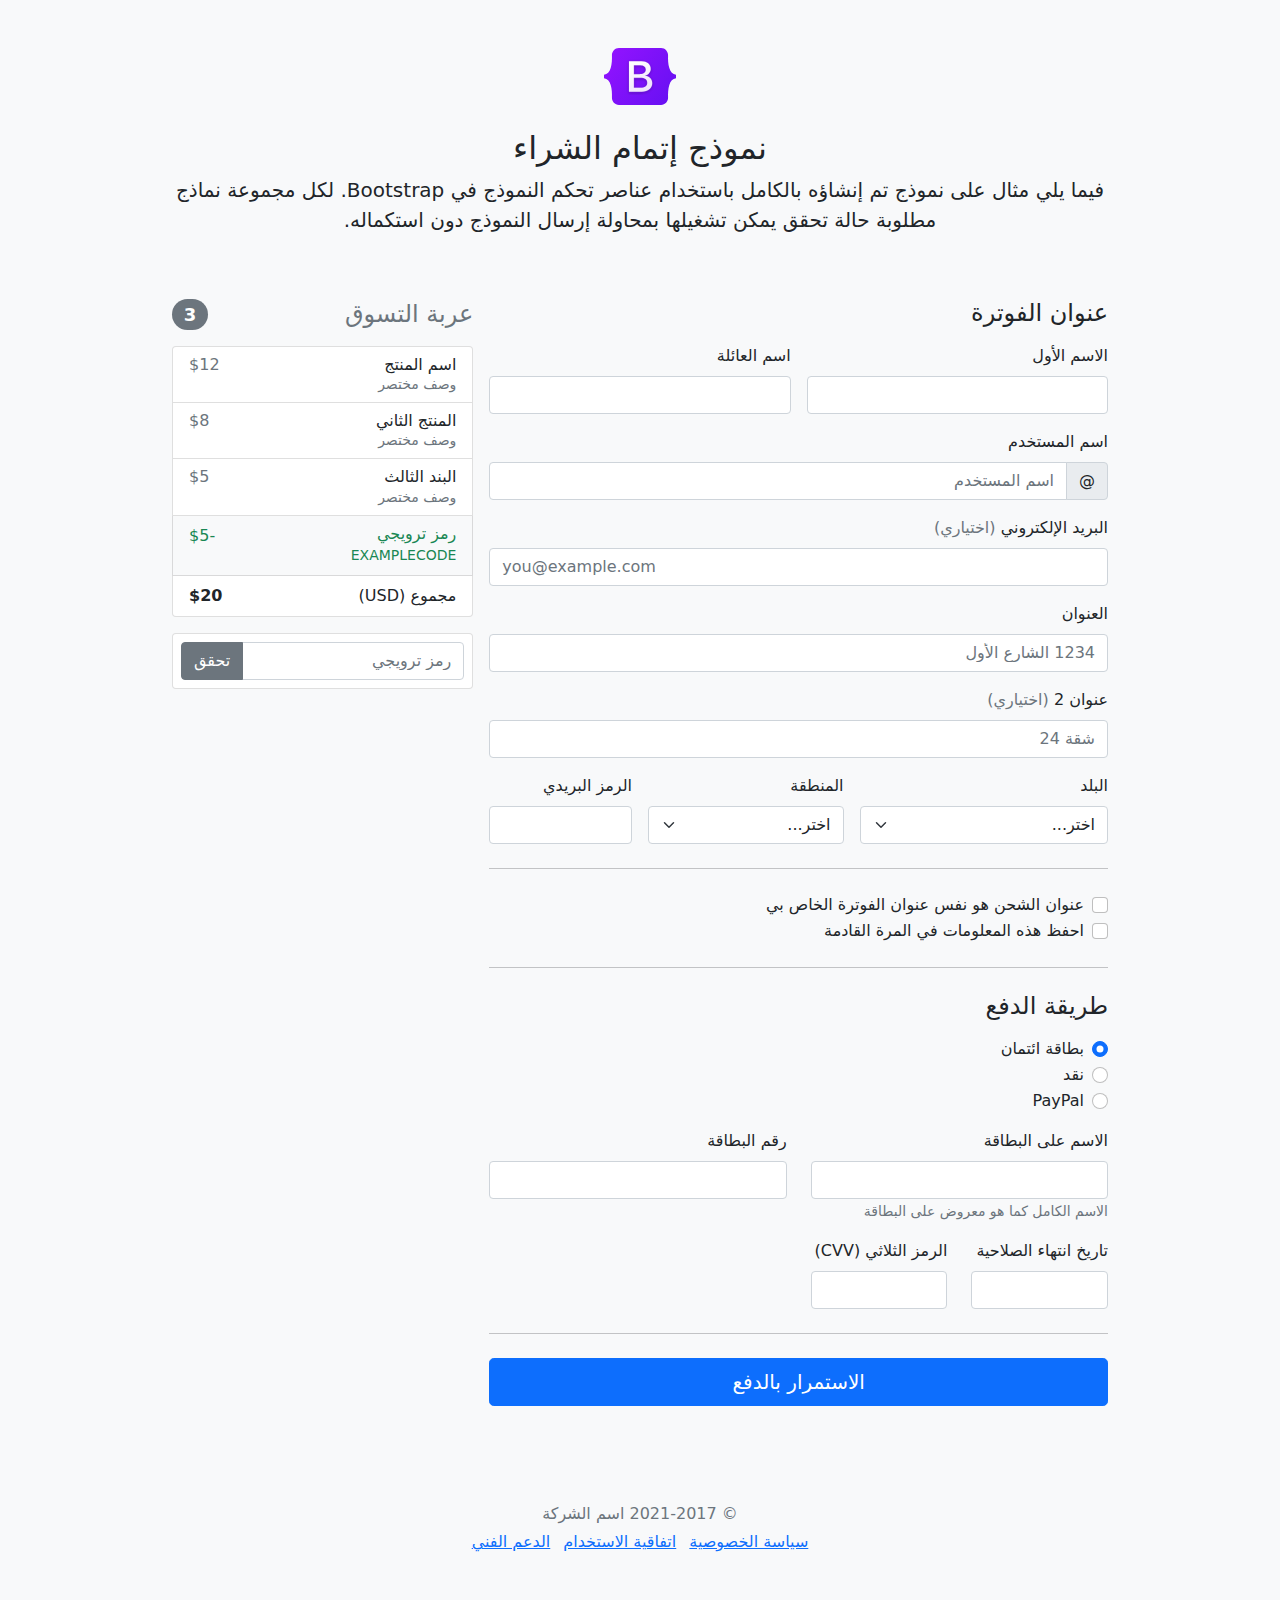
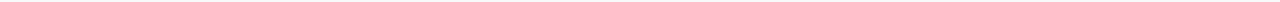
<file: bootstrap-5.1.1-examples/checkout-rtl/index.html>
<!doctype html>
<html lang="ar" dir="rtl">
  <head>
    <meta charset="utf-8">
    <meta name="viewport" content="width=device-width, initial-scale=1">
    <meta name="description" content="">
    <meta name="author" content="Mark Otto, Jacob Thornton, and Bootstrap contributors">
    <meta name="generator" content="Hugo 0.88.1">
    <title>مثال إتمام الشراء · Bootstrap v5.1</title>

    <link rel="canonical" href="https://getbootstrap.com/docs/5.1/examples/checkout-rtl/">

    

    <!-- Bootstrap core CSS -->
<link href="../assets/dist/css/bootstrap.rtl.min.css" rel="stylesheet">

    <style>
      .bd-placeholder-img {
        font-size: 1.125rem;
        text-anchor: middle;
        -webkit-user-select: none;
        -moz-user-select: none;
        user-select: none;
      }

      @media (min-width: 768px) {
        .bd-placeholder-img-lg {
          font-size: 3.5rem;
        }
      }
    </style>

    
    <!-- Custom styles for this template -->
    <link href="../checkout/form-validation.css" rel="stylesheet">
  </head>
  <body class="bg-light">
    
<div class="container">
  <main>
    <div class="py-5 text-center">
      <img class="d-block mx-auto mb-4" src="../assets/brand/bootstrap-logo.svg" alt="" width="72" height="57">
      <h2>نموذج إتمام الشراء</h2>
      <p class="lead">فيما يلي مثال على نموذج تم إنشاؤه بالكامل باستخدام عناصر تحكم النموذج في Bootstrap. لكل مجموعة نماذج مطلوبة حالة تحقق يمكن تشغيلها بمحاولة إرسال النموذج دون استكماله.</p>
    </div>

    <div class="row g-3">
      <div class="col-md-5 col-lg-4 order-md-last">
        <h4 class="d-flex justify-content-between align-items-center mb-3">
          <span class="text-muted">عربة التسوق</span>
          <span class="badge bg-secondary rounded-pill">3</span>
        </h4>
        <ul class="list-group mb-3">
          <li class="list-group-item d-flex justify-content-between lh-sm">
            <div>
              <h6 class="my-0">اسم المنتج</h6>
              <small class="text-muted">وصف مختصر</small>
            </div>
            <span class="text-muted">$12</span>
          </li>
          <li class="list-group-item d-flex justify-content-between lh-sm">
            <div>
              <h6 class="my-0">المنتج الثاني</h6>
              <small class="text-muted">وصف مختصر</small>
            </div>
            <span class="text-muted">$8</span>
          </li>
          <li class="list-group-item d-flex justify-content-between lh-sm">
            <div>
              <h6 class="my-0">البند الثالث</h6>
              <small class="text-muted">وصف مختصر</small>
            </div>
            <span class="text-muted">$5</span>
          </li>
          <li class="list-group-item d-flex justify-content-between bg-light">
            <div class="text-success">
              <h6 class="my-0">رمز ترويجي</h6>
              <small>EXAMPLECODE</small>
            </div>
            <span class="text-success">-$5</span>
          </li>
          <li class="list-group-item d-flex justify-content-between">
            <span>مجموع (USD)</span>
            <strong>$20</strong>
          </li>
        </ul>

        <form class="card p-2">
          <div class="input-group">
            <input type="text" class="form-control" placeholder="رمز ترويجي">
            <button type="submit" class="btn btn-secondary">تحقق</button>
          </div>
        </form>
      </div>
      <div class="col-md-7 col-lg-8">
        <h4 class="mb-3">عنوان الفوترة</h4>
        <form class="needs-validation" novalidate>
          <div class="row g-3">
            <div class="col-sm-6">
              <label for="firstName" class="form-label">الاسم الأول</label>
              <input type="text" class="form-control" id="firstName" placeholder="" value="" required>
              <div class="invalid-feedback">
                يرجى إدخال اسم أول صحيح.
              </div>
            </div>

            <div class="col-sm-6">
              <label for="lastName" class="form-label">اسم العائلة</label>
              <input type="text" class="form-control" id="lastName" placeholder="" value="" required>
              <div class="invalid-feedback">
                يرجى إدخال اسم عائلة صحيح.
              </div>
            </div>

            <div class="col-12">
              <label for="username" class="form-label">اسم المستخدم</label>
              <div class="input-group has-validation">
                <span class="input-group-text">@</span>
                <input type="text" class="form-control" id="username" placeholder="اسم المستخدم" required>
              <div class="invalid-feedback">
                اسم المستخدم الخاص بك مطلوب.
                </div>
              </div>
            </div>

            <div class="col-12">
              <label for="email" class="form-label">البريد الإلكتروني <span class="text-muted">(اختياري)</span></label>
              <input type="email" class="form-control" id="email" placeholder="you@example.com">
              <div class="invalid-feedback">
                يرجى إدخال عنوان بريد إلكتروني صحيح لتصلكم تحديثات الشحن.
              </div>
            </div>

            <div class="col-12">
              <label for="address" class="form-label">العنوان</label>
              <input type="text" class="form-control" id="address" placeholder="1234 الشارع الأول" required>
              <div class="invalid-feedback">
                يرجى إدخال عنوان الشحن الخاص بك.
              </div>
            </div>

            <div class="col-12">
              <label for="address2" class="form-label">عنوان 2 <span class="text-muted">(اختياري)</span></label>
              <input type="text" class="form-control" id="address2" placeholder="شقة 24">
            </div>

            <div class="col-md-5">
              <label for="country" class="form-label">البلد</label>
              <select class="form-select" id="country" required>
                <option value="">اختر...</option>
                <option>الولايات المتحدة الأمريكية</option>
              </select>
              <div class="invalid-feedback">
                يرجى اختيار بلد صحيح.
              </div>
            </div>

            <div class="col-md-4">
              <label for="state" class="form-label">المنطقة</label>
              <select class="form-select" id="state" required>
                <option value="">اختر...</option>
                <option>كاليفورنيا</option>
              </select>
              <div class="invalid-feedback">
                يرجى اختيار اسم منطقة صحيح.
              </div>
            </div>

            <div class="col-md-3">
              <label for="zip" class="form-label">الرمز البريدي</label>
              <input type="text" class="form-control" id="zip" placeholder="" required>
              <div class="invalid-feedback">
                الرمز البريدي مطلوب.
              </div>
            </div>
          </div>

          <hr class="my-4">

          <div class="form-check">
            <input type="checkbox" class="form-check-input" id="same-address">
            <label class="form-check-label" for="same-address">عنوان الشحن هو نفس عنوان الفوترة الخاص بي</label>
          </div>

          <div class="form-check">
            <input type="checkbox" class="form-check-input" id="save-info">
            <label class="form-check-label" for="save-info">احفظ هذه المعلومات في المرة القادمة</label>
          </div>

          <hr class="my-4">

          <h4 class="mb-3">طريقة الدفع</h4>

          <div class="my-3">
            <div class="form-check">
              <input id="credit" name="paymentMethod" type="radio" class="form-check-input" checked required>
              <label class="form-check-label" for="credit">بطاقة ائتمان</label>
            </div>
            <div class="form-check">
              <input id="cash" name="paymentMethod" type="radio" class="form-check-input" required>
              <label class="form-check-label" for="cash">نقد</label>
            </div>
            <div class="form-check">
              <input id="paypal" name="paymentMethod" type="radio" class="form-check-input" required>
              <label class="form-check-label" for="paypal">PayPal</label>
            </div>
          </div>

          <div class="row gy-3">
            <div class="col-md-6">
              <label for="cc-name" class="form-label">الاسم على البطاقة</label>
              <input type="text" class="form-control" id="cc-name" placeholder="" required>
              <small class="text-muted">الاسم الكامل كما هو معروض على البطاقة</small>
              <div class="invalid-feedback">
                الاسم على البطاقة مطلوب
              </div>
            </div>

            <div class="col-md-6">
              <label for="cc-number" class="form-label">رقم البطاقة</label>
              <input type="text" class="form-control" id="cc-number" placeholder="" required>
              <div class="invalid-feedback">
                رقم بطاقة الائتمان مطلوب
              </div>
            </div>

            <div class="col-md-3">
              <label for="cc-expiration" class="form-label">تاريخ انتهاء الصلاحية</label>
              <input type="text" class="form-control" id="cc-expiration" placeholder="" required>
              <div class="invalid-feedback">
                تاريخ انتهاء الصلاحية مطلوب
              </div>
            </div>

            <div class="col-md-3">
              <label for="cc-cvv" class="form-label">الرمز الثلاثي (CVV)</label>
              <input type="text" class="form-control" id="cc-cvv" placeholder="" required>
              <div class="invalid-feedback">
                رمز الحماية مطلوب
              </div>
            </div>
          </div>

          <hr class="my-4">

          <button class="w-100 btn btn-primary btn-lg" type="submit">الاستمرار بالدفع</button>
        </form>
      </div>
    </div>
  </main>
  <footer class="my-5 pt-5 text-muted text-center text-small">
    <p class="mb-1">&copy; 2021-2017 اسم الشركة</p>
    <ul class="list-inline">
      <li class="list-inline-item"><a href="#">سياسة الخصوصية</a></li>
      <li class="list-inline-item"><a href="#">اتفاقية الاستخدام</a></li>
      <li class="list-inline-item"><a href="#">الدعم الفني</a></li>
    </ul>
  </footer>
</div>


    <script src="../assets/dist/js/bootstrap.bundle.min.js"></script>

      <script src="../checkout/form-validation.js"></script>
  </body>
</html>
</file>
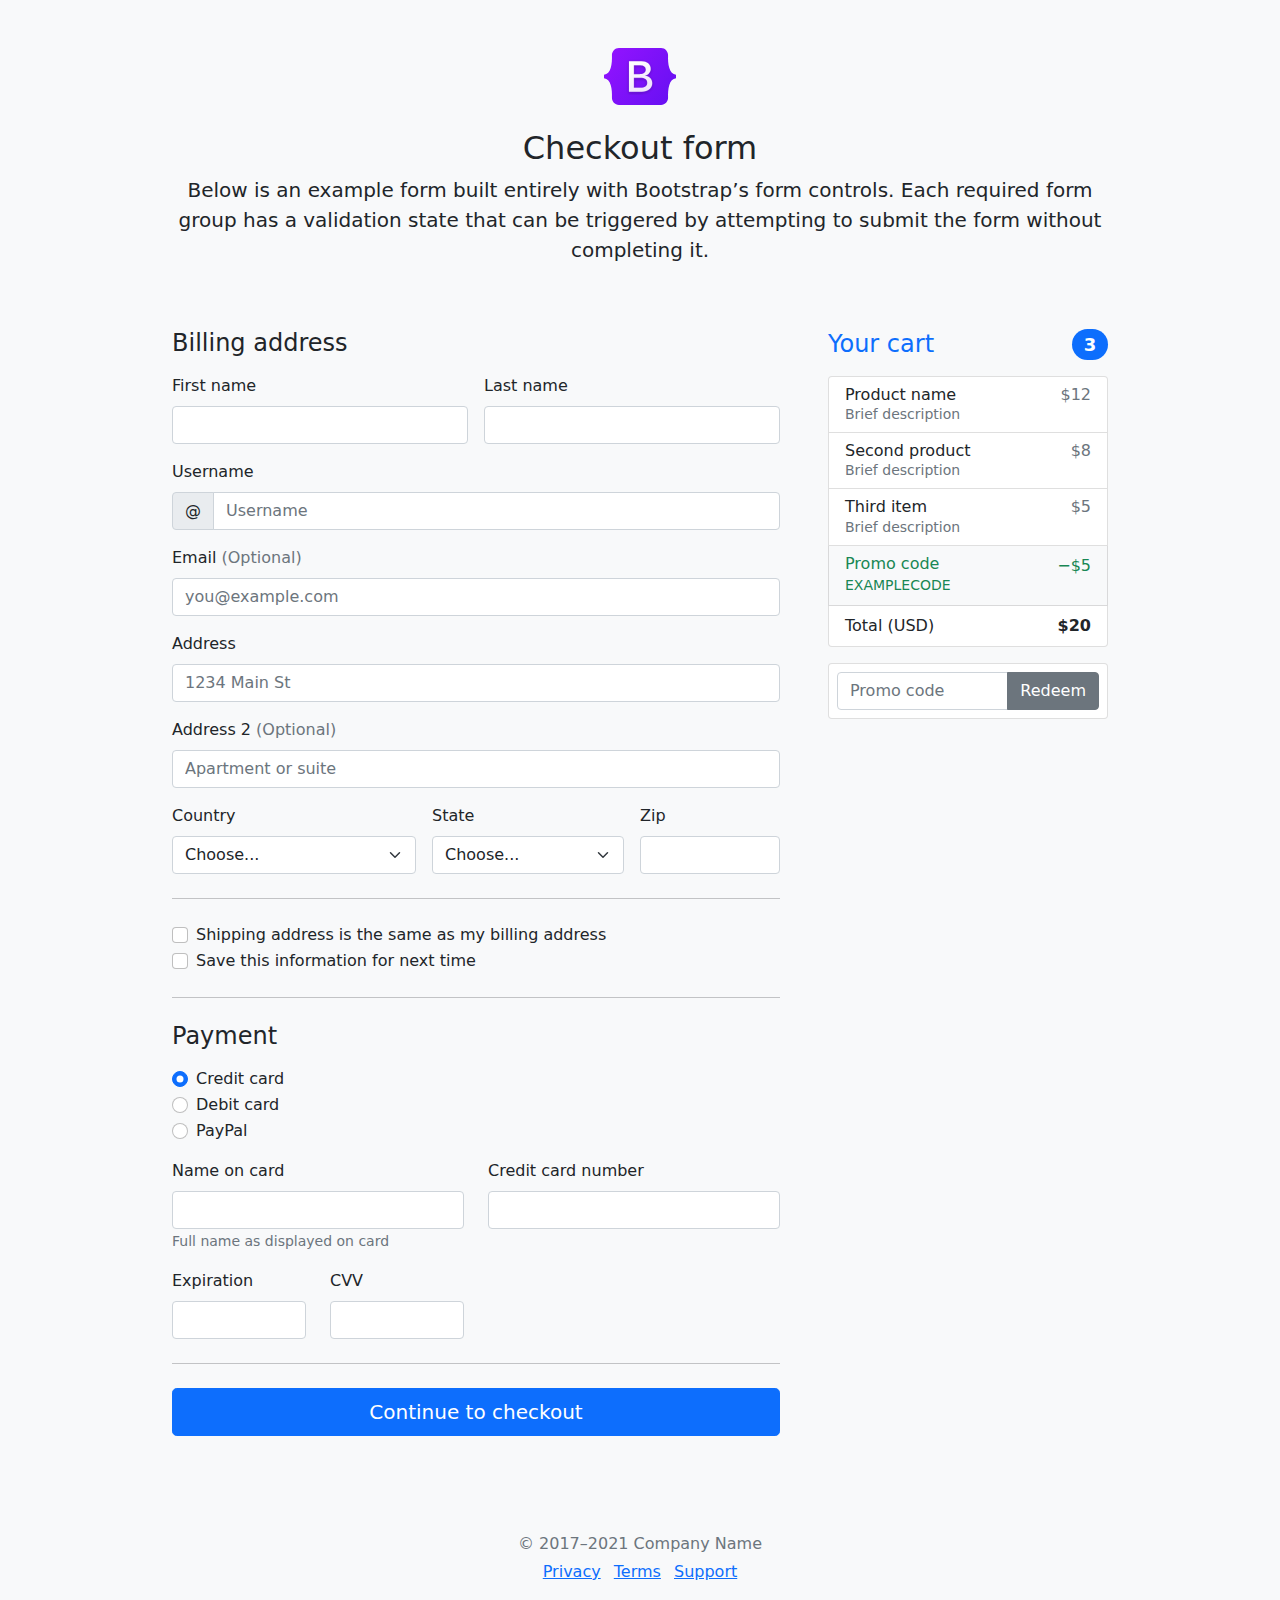
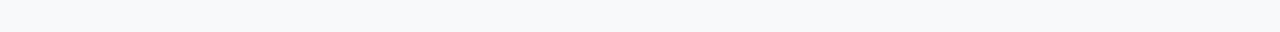
<file: bootstrap-5.1.1-examples/checkout/index.html>
<!doctype html>
<html lang="en">
  <head>
    <meta charset="utf-8">
    <meta name="viewport" content="width=device-width, initial-scale=1">
    <meta name="description" content="">
    <meta name="author" content="Mark Otto, Jacob Thornton, and Bootstrap contributors">
    <meta name="generator" content="Hugo 0.88.1">
    <title>Checkout example · Bootstrap v5.1</title>

    <link rel="canonical" href="https://getbootstrap.com/docs/5.1/examples/checkout/">

    

    <!-- Bootstrap core CSS -->
<link href="../assets/dist/css/bootstrap.min.css" rel="stylesheet">

    <style>
      .bd-placeholder-img {
        font-size: 1.125rem;
        text-anchor: middle;
        -webkit-user-select: none;
        -moz-user-select: none;
        user-select: none;
      }

      @media (min-width: 768px) {
        .bd-placeholder-img-lg {
          font-size: 3.5rem;
        }
      }
    </style>

    
    <!-- Custom styles for this template -->
    <link href="form-validation.css" rel="stylesheet">
  </head>
  <body class="bg-light">
    
<div class="container">
  <main>
    <div class="py-5 text-center">
      <img class="d-block mx-auto mb-4" src="../assets/brand/bootstrap-logo.svg" alt="" width="72" height="57">
      <h2>Checkout form</h2>
      <p class="lead">Below is an example form built entirely with Bootstrap’s form controls. Each required form group has a validation state that can be triggered by attempting to submit the form without completing it.</p>
    </div>

    <div class="row g-5">
      <div class="col-md-5 col-lg-4 order-md-last">
        <h4 class="d-flex justify-content-between align-items-center mb-3">
          <span class="text-primary">Your cart</span>
          <span class="badge bg-primary rounded-pill">3</span>
        </h4>
        <ul class="list-group mb-3">
          <li class="list-group-item d-flex justify-content-between lh-sm">
            <div>
              <h6 class="my-0">Product name</h6>
              <small class="text-muted">Brief description</small>
            </div>
            <span class="text-muted">$12</span>
          </li>
          <li class="list-group-item d-flex justify-content-between lh-sm">
            <div>
              <h6 class="my-0">Second product</h6>
              <small class="text-muted">Brief description</small>
            </div>
            <span class="text-muted">$8</span>
          </li>
          <li class="list-group-item d-flex justify-content-between lh-sm">
            <div>
              <h6 class="my-0">Third item</h6>
              <small class="text-muted">Brief description</small>
            </div>
            <span class="text-muted">$5</span>
          </li>
          <li class="list-group-item d-flex justify-content-between bg-light">
            <div class="text-success">
              <h6 class="my-0">Promo code</h6>
              <small>EXAMPLECODE</small>
            </div>
            <span class="text-success">−$5</span>
          </li>
          <li class="list-group-item d-flex justify-content-between">
            <span>Total (USD)</span>
            <strong>$20</strong>
          </li>
        </ul>

        <form class="card p-2">
          <div class="input-group">
            <input type="text" class="form-control" placeholder="Promo code">
            <button type="submit" class="btn btn-secondary">Redeem</button>
          </div>
        </form>
      </div>
      <div class="col-md-7 col-lg-8">
        <h4 class="mb-3">Billing address</h4>
        <form class="needs-validation" novalidate>
          <div class="row g-3">
            <div class="col-sm-6">
              <label for="firstName" class="form-label">First name</label>
              <input type="text" class="form-control" id="firstName" placeholder="" value="" required>
              <div class="invalid-feedback">
                Valid first name is required.
              </div>
            </div>

            <div class="col-sm-6">
              <label for="lastName" class="form-label">Last name</label>
              <input type="text" class="form-control" id="lastName" placeholder="" value="" required>
              <div class="invalid-feedback">
                Valid last name is required.
              </div>
            </div>

            <div class="col-12">
              <label for="username" class="form-label">Username</label>
              <div class="input-group has-validation">
                <span class="input-group-text">@</span>
                <input type="text" class="form-control" id="username" placeholder="Username" required>
              <div class="invalid-feedback">
                  Your username is required.
                </div>
              </div>
            </div>

            <div class="col-12">
              <label for="email" class="form-label">Email <span class="text-muted">(Optional)</span></label>
              <input type="email" class="form-control" id="email" placeholder="you@example.com">
              <div class="invalid-feedback">
                Please enter a valid email address for shipping updates.
              </div>
            </div>

            <div class="col-12">
              <label for="address" class="form-label">Address</label>
              <input type="text" class="form-control" id="address" placeholder="1234 Main St" required>
              <div class="invalid-feedback">
                Please enter your shipping address.
              </div>
            </div>

            <div class="col-12">
              <label for="address2" class="form-label">Address 2 <span class="text-muted">(Optional)</span></label>
              <input type="text" class="form-control" id="address2" placeholder="Apartment or suite">
            </div>

            <div class="col-md-5">
              <label for="country" class="form-label">Country</label>
              <select class="form-select" id="country" required>
                <option value="">Choose...</option>
                <option>United States</option>
              </select>
              <div class="invalid-feedback">
                Please select a valid country.
              </div>
            </div>

            <div class="col-md-4">
              <label for="state" class="form-label">State</label>
              <select class="form-select" id="state" required>
                <option value="">Choose...</option>
                <option>California</option>
              </select>
              <div class="invalid-feedback">
                Please provide a valid state.
              </div>
            </div>

            <div class="col-md-3">
              <label for="zip" class="form-label">Zip</label>
              <input type="text" class="form-control" id="zip" placeholder="" required>
              <div class="invalid-feedback">
                Zip code required.
              </div>
            </div>
          </div>

          <hr class="my-4">

          <div class="form-check">
            <input type="checkbox" class="form-check-input" id="same-address">
            <label class="form-check-label" for="same-address">Shipping address is the same as my billing address</label>
          </div>

          <div class="form-check">
            <input type="checkbox" class="form-check-input" id="save-info">
            <label class="form-check-label" for="save-info">Save this information for next time</label>
          </div>

          <hr class="my-4">

          <h4 class="mb-3">Payment</h4>

          <div class="my-3">
            <div class="form-check">
              <input id="credit" name="paymentMethod" type="radio" class="form-check-input" checked required>
              <label class="form-check-label" for="credit">Credit card</label>
            </div>
            <div class="form-check">
              <input id="debit" name="paymentMethod" type="radio" class="form-check-input" required>
              <label class="form-check-label" for="debit">Debit card</label>
            </div>
            <div class="form-check">
              <input id="paypal" name="paymentMethod" type="radio" class="form-check-input" required>
              <label class="form-check-label" for="paypal">PayPal</label>
            </div>
          </div>

          <div class="row gy-3">
            <div class="col-md-6">
              <label for="cc-name" class="form-label">Name on card</label>
              <input type="text" class="form-control" id="cc-name" placeholder="" required>
              <small class="text-muted">Full name as displayed on card</small>
              <div class="invalid-feedback">
                Name on card is required
              </div>
            </div>

            <div class="col-md-6">
              <label for="cc-number" class="form-label">Credit card number</label>
              <input type="text" class="form-control" id="cc-number" placeholder="" required>
              <div class="invalid-feedback">
                Credit card number is required
              </div>
            </div>

            <div class="col-md-3">
              <label for="cc-expiration" class="form-label">Expiration</label>
              <input type="text" class="form-control" id="cc-expiration" placeholder="" required>
              <div class="invalid-feedback">
                Expiration date required
              </div>
            </div>

            <div class="col-md-3">
              <label for="cc-cvv" class="form-label">CVV</label>
              <input type="text" class="form-control" id="cc-cvv" placeholder="" required>
              <div class="invalid-feedback">
                Security code required
              </div>
            </div>
          </div>

          <hr class="my-4">

          <button class="w-100 btn btn-primary btn-lg" type="submit">Continue to checkout</button>
        </form>
      </div>
    </div>
  </main>

  <footer class="my-5 pt-5 text-muted text-center text-small">
    <p class="mb-1">&copy; 2017–2021 Company Name</p>
    <ul class="list-inline">
      <li class="list-inline-item"><a href="#">Privacy</a></li>
      <li class="list-inline-item"><a href="#">Terms</a></li>
      <li class="list-inline-item"><a href="#">Support</a></li>
    </ul>
  </footer>
</div>


    <script src="../assets/dist/js/bootstrap.bundle.min.js"></script>

      <script src="form-validation.js"></script>
  </body>
</html>
</file>
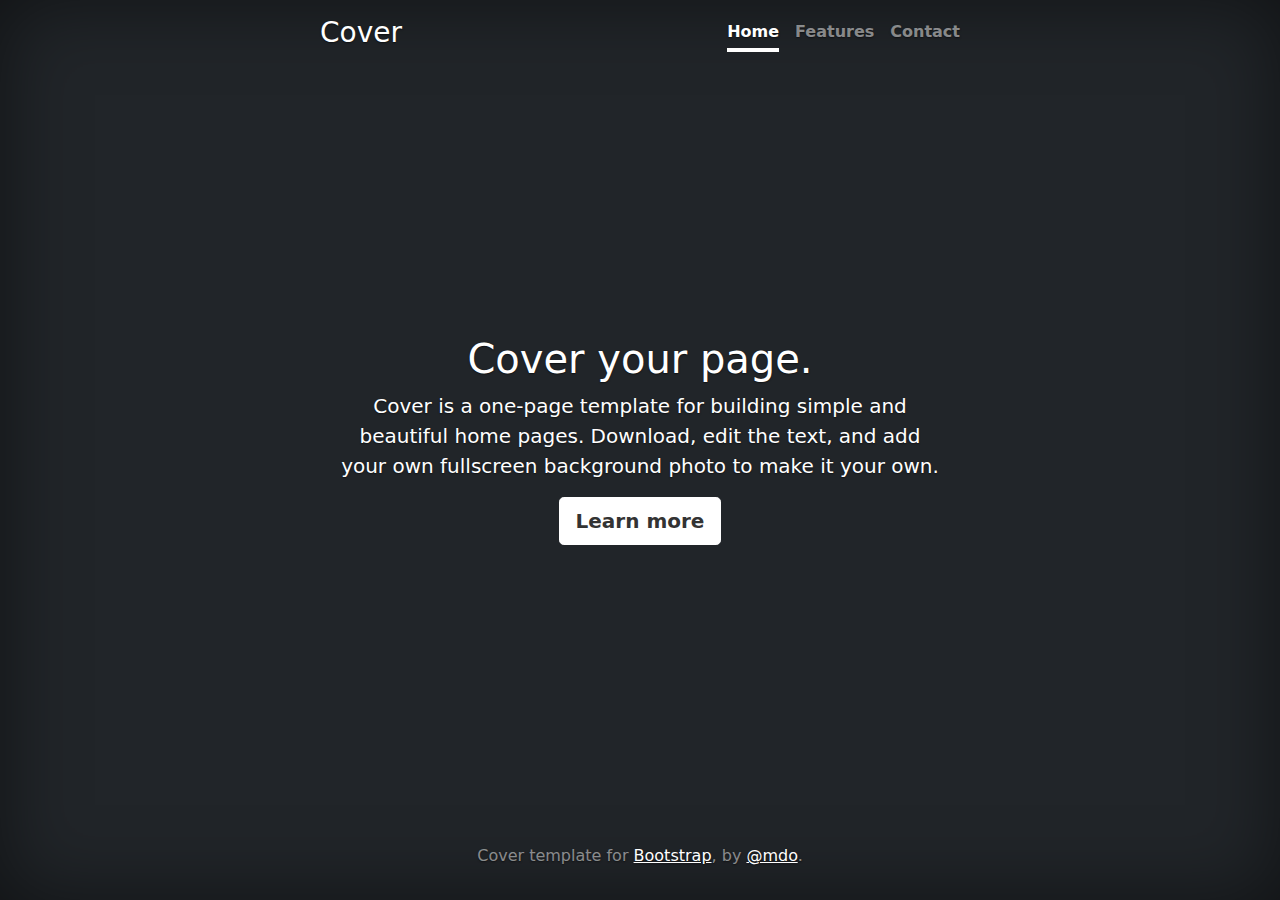
<file: bootstrap-5.1.1-examples/cover/index.html>
<!doctype html>
<html lang="en" class="h-100">
  <head>
    <meta charset="utf-8">
    <meta name="viewport" content="width=device-width, initial-scale=1">
    <meta name="description" content="">
    <meta name="author" content="Mark Otto, Jacob Thornton, and Bootstrap contributors">
    <meta name="generator" content="Hugo 0.88.1">
    <title>Cover Template · Bootstrap v5.1</title>

    <link rel="canonical" href="https://getbootstrap.com/docs/5.1/examples/cover/">

    

    <!-- Bootstrap core CSS -->
<link href="../assets/dist/css/bootstrap.min.css" rel="stylesheet">

    <style>
      .bd-placeholder-img {
        font-size: 1.125rem;
        text-anchor: middle;
        -webkit-user-select: none;
        -moz-user-select: none;
        user-select: none;
      }

      @media (min-width: 768px) {
        .bd-placeholder-img-lg {
          font-size: 3.5rem;
        }
      }
    </style>

    
    <!-- Custom styles for this template -->
    <link href="cover.css" rel="stylesheet">
  </head>
  <body class="d-flex h-100 text-center text-white bg-dark">
    
<div class="cover-container d-flex w-100 h-100 p-3 mx-auto flex-column">
  <header class="mb-auto">
    <div>
      <h3 class="float-md-start mb-0">Cover</h3>
      <nav class="nav nav-masthead justify-content-center float-md-end">
        <a class="nav-link active" aria-current="page" href="#">Home</a>
        <a class="nav-link" href="#">Features</a>
        <a class="nav-link" href="#">Contact</a>
      </nav>
    </div>
  </header>

  <main class="px-3">
    <h1>Cover your page.</h1>
    <p class="lead">Cover is a one-page template for building simple and beautiful home pages. Download, edit the text, and add your own fullscreen background photo to make it your own.</p>
    <p class="lead">
      <a href="#" class="btn btn-lg btn-secondary fw-bold border-white bg-white">Learn more</a>
    </p>
  </main>

  <footer class="mt-auto text-white-50">
    <p>Cover template for <a href="https://getbootstrap.com/" class="text-white">Bootstrap</a>, by <a href="https://twitter.com/mdo" class="text-white">@mdo</a>.</p>
  </footer>
</div>


    
  </body>
</html>
</file>
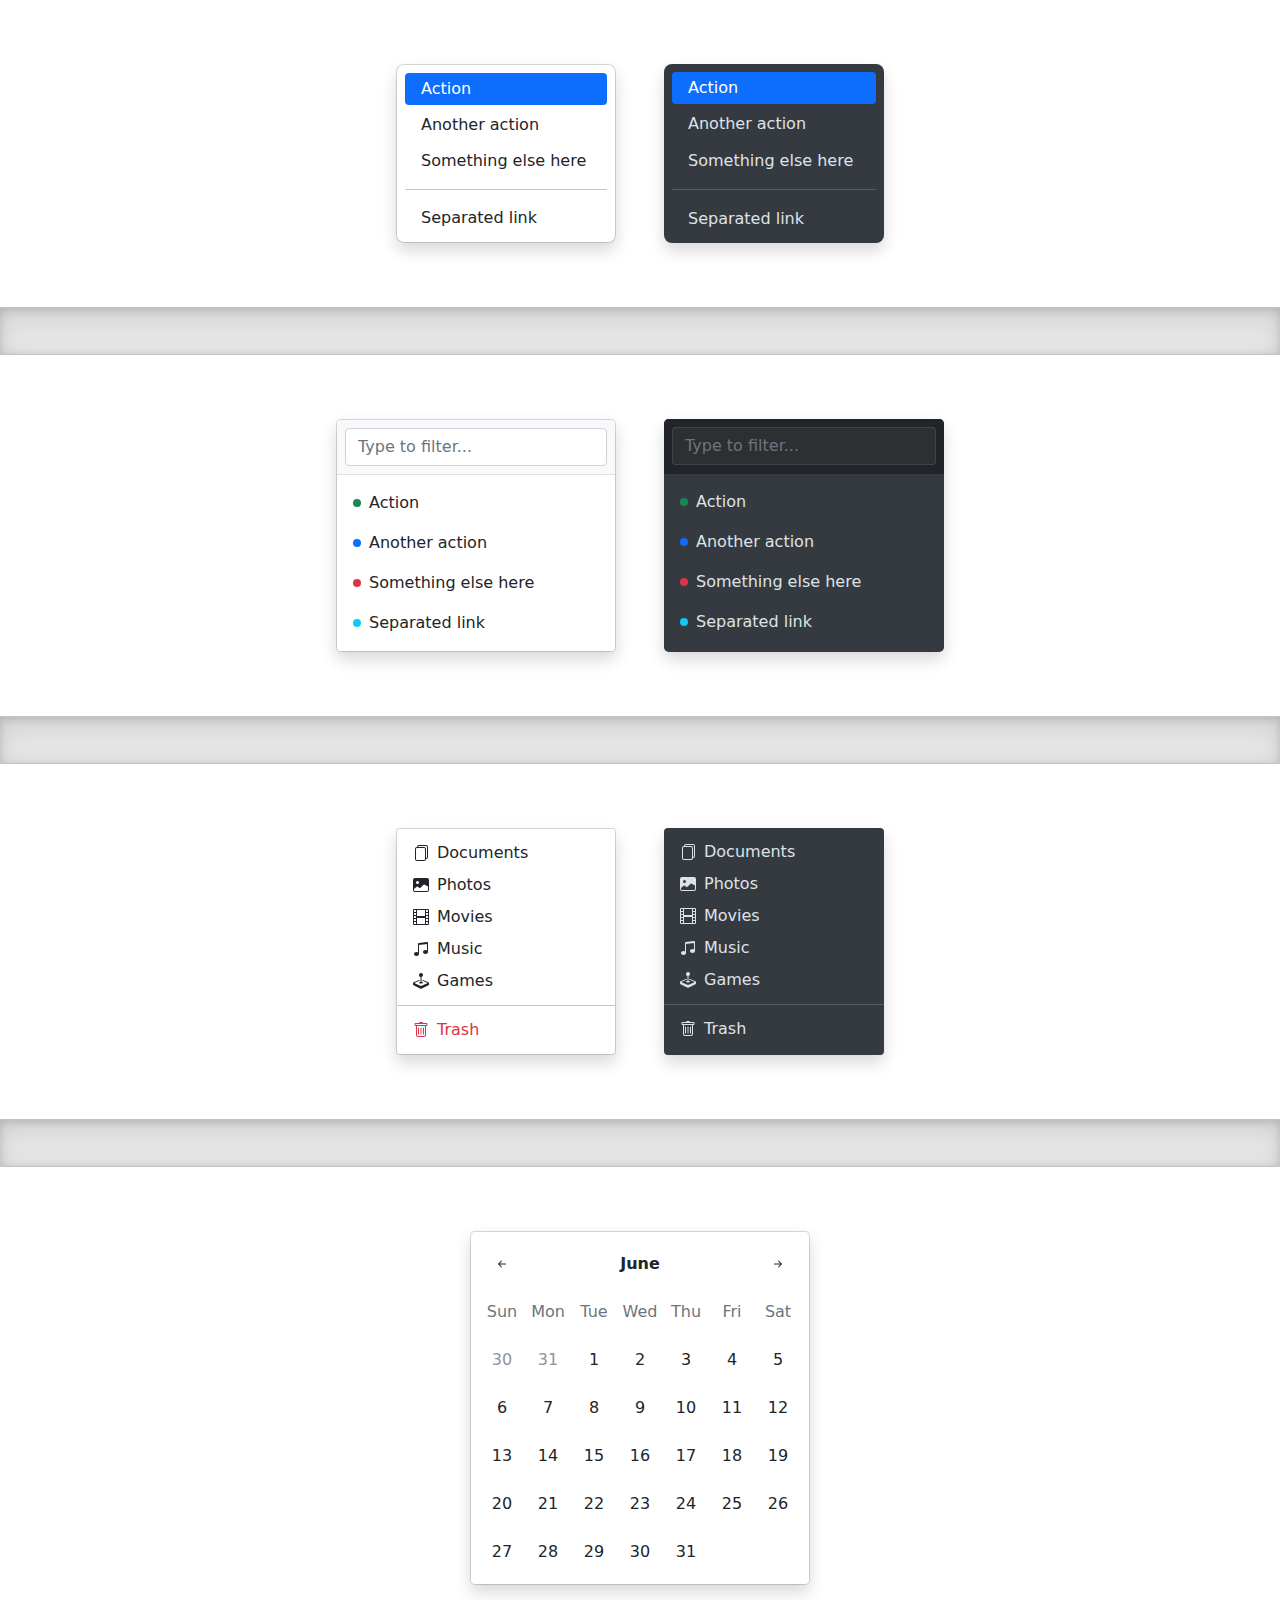
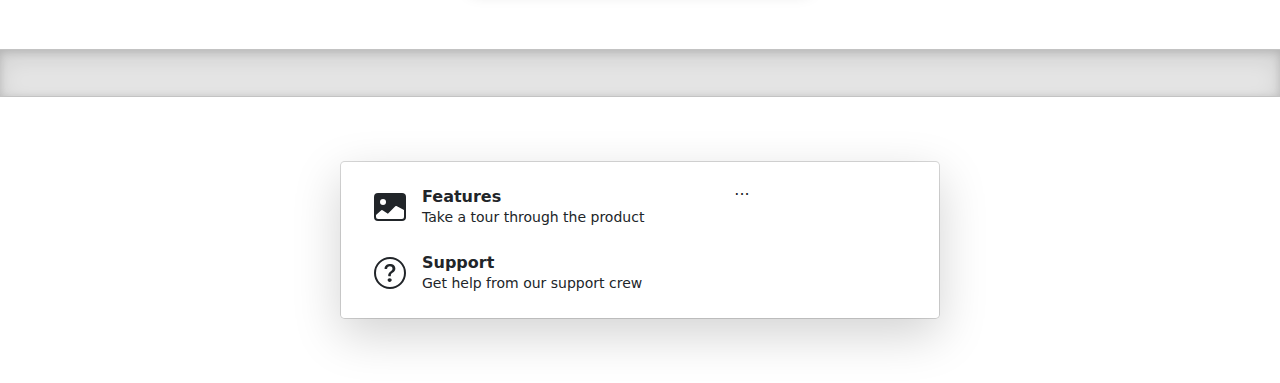
<file: bootstrap-5.1.1-examples/dropdowns/index.html>
<!doctype html>
<html lang="en">
  <head>
    <meta charset="utf-8">
    <meta name="viewport" content="width=device-width, initial-scale=1">
    <meta name="description" content="">
    <meta name="author" content="Mark Otto, Jacob Thornton, and Bootstrap contributors">
    <meta name="generator" content="Hugo 0.88.1">
    <title>Dropdowns · Bootstrap v5.1</title>

    <link rel="canonical" href="https://getbootstrap.com/docs/5.1/examples/dropdowns/">

    

    <!-- Bootstrap core CSS -->
<link href="../assets/dist/css/bootstrap.min.css" rel="stylesheet">

    <style>
      .bd-placeholder-img {
        font-size: 1.125rem;
        text-anchor: middle;
        -webkit-user-select: none;
        -moz-user-select: none;
        user-select: none;
      }

      @media (min-width: 768px) {
        .bd-placeholder-img-lg {
          font-size: 3.5rem;
        }
      }
    </style>

    
    <!-- Custom styles for this template -->
    <link href="dropdowns.css" rel="stylesheet">
  </head>
  <body>
    
<svg xmlns="http://www.w3.org/2000/svg" style="display: none;">
  <symbol id="bootstrap" viewBox="0 0 118 94">
    <title>Bootstrap</title>
    <path fill-rule="evenodd" clip-rule="evenodd" d="M24.509 0c-6.733 0-11.715 5.893-11.492 12.284.214 6.14-.064 14.092-2.066 20.577C8.943 39.365 5.547 43.485 0 44.014v5.972c5.547.529 8.943 4.649 10.951 11.153 2.002 6.485 2.28 14.437 2.066 20.577C12.794 88.106 17.776 94 24.51 94H93.5c6.733 0 11.714-5.893 11.491-12.284-.214-6.14.064-14.092 2.066-20.577 2.009-6.504 5.396-10.624 10.943-11.153v-5.972c-5.547-.529-8.934-4.649-10.943-11.153-2.002-6.484-2.28-14.437-2.066-20.577C105.214 5.894 100.233 0 93.5 0H24.508zM80 57.863C80 66.663 73.436 72 62.543 72H44a2 2 0 01-2-2V24a2 2 0 012-2h18.437c9.083 0 15.044 4.92 15.044 12.474 0 5.302-4.01 10.049-9.119 10.88v.277C75.317 46.394 80 51.21 80 57.863zM60.521 28.34H49.948v14.934h8.905c6.884 0 10.68-2.772 10.68-7.727 0-4.643-3.264-7.207-9.012-7.207zM49.948 49.2v16.458H60.91c7.167 0 10.964-2.876 10.964-8.281 0-5.406-3.903-8.178-11.425-8.178H49.948z"></path>
  </symbol>

  <symbol id="exclamation-triangle-fill" viewBox="0 0 16 16">
    <path d="M8.982 1.566a1.13 1.13 0 0 0-1.96 0L.165 13.233c-.457.778.091 1.767.98 1.767h13.713c.889 0 1.438-.99.98-1.767L8.982 1.566zM8 5c.535 0 .954.462.9.995l-.35 3.507a.552.552 0 0 1-1.1 0L7.1 5.995A.905.905 0 0 1 8 5zm.002 6a1 1 0 1 1 0 2 1 1 0 0 1 0-2z"/>
  </symbol>

  <symbol id="check2" viewBox="0 0 16 16">
    <path d="M13.854 3.646a.5.5 0 0 1 0 .708l-7 7a.5.5 0 0 1-.708 0l-3.5-3.5a.5.5 0 1 1 .708-.708L6.5 10.293l6.646-6.647a.5.5 0 0 1 .708 0z"/>
  </symbol>

  <symbol id="check2-circle" viewBox="0 0 16 16">
    <path d="M2.5 8a5.5 5.5 0 0 1 8.25-4.764.5.5 0 0 0 .5-.866A6.5 6.5 0 1 0 14.5 8a.5.5 0 0 0-1 0 5.5 5.5 0 1 1-11 0z"/>
    <path d="M15.354 3.354a.5.5 0 0 0-.708-.708L8 9.293 5.354 6.646a.5.5 0 1 0-.708.708l3 3a.5.5 0 0 0 .708 0l7-7z"/>
  </symbol>

  <symbol id="bookmark-star" viewBox="0 0 16 16">
    <path d="M7.84 4.1a.178.178 0 0 1 .32 0l.634 1.285a.178.178 0 0 0 .134.098l1.42.206c.145.021.204.2.098.303L9.42 6.993a.178.178 0 0 0-.051.158l.242 1.414a.178.178 0 0 1-.258.187l-1.27-.668a.178.178 0 0 0-.165 0l-1.27.668a.178.178 0 0 1-.257-.187l.242-1.414a.178.178 0 0 0-.05-.158l-1.03-1.001a.178.178 0 0 1 .098-.303l1.42-.206a.178.178 0 0 0 .134-.098L7.84 4.1z"/>
    <path d="M2 2a2 2 0 0 1 2-2h8a2 2 0 0 1 2 2v13.5a.5.5 0 0 1-.777.416L8 13.101l-5.223 2.815A.5.5 0 0 1 2 15.5V2zm2-1a1 1 0 0 0-1 1v12.566l4.723-2.482a.5.5 0 0 1 .554 0L13 14.566V2a1 1 0 0 0-1-1H4z"/>
  </symbol>

  <symbol id="grid-fill" viewBox="0 0 16 16">
    <path d="M1 2.5A1.5 1.5 0 0 1 2.5 1h3A1.5 1.5 0 0 1 7 2.5v3A1.5 1.5 0 0 1 5.5 7h-3A1.5 1.5 0 0 1 1 5.5v-3zm8 0A1.5 1.5 0 0 1 10.5 1h3A1.5 1.5 0 0 1 15 2.5v3A1.5 1.5 0 0 1 13.5 7h-3A1.5 1.5 0 0 1 9 5.5v-3zm-8 8A1.5 1.5 0 0 1 2.5 9h3A1.5 1.5 0 0 1 7 10.5v3A1.5 1.5 0 0 1 5.5 15h-3A1.5 1.5 0 0 1 1 13.5v-3zm8 0A1.5 1.5 0 0 1 10.5 9h3a1.5 1.5 0 0 1 1.5 1.5v3a1.5 1.5 0 0 1-1.5 1.5h-3A1.5 1.5 0 0 1 9 13.5v-3z"/>
  </symbol>

  <symbol id="stars" viewBox="0 0 16 16">
    <path d="M7.657 6.247c.11-.33.576-.33.686 0l.645 1.937a2.89 2.89 0 0 0 1.829 1.828l1.936.645c.33.11.33.576 0 .686l-1.937.645a2.89 2.89 0 0 0-1.828 1.829l-.645 1.936a.361.361 0 0 1-.686 0l-.645-1.937a2.89 2.89 0 0 0-1.828-1.828l-1.937-.645a.361.361 0 0 1 0-.686l1.937-.645a2.89 2.89 0 0 0 1.828-1.828l.645-1.937zM3.794 1.148a.217.217 0 0 1 .412 0l.387 1.162c.173.518.579.924 1.097 1.097l1.162.387a.217.217 0 0 1 0 .412l-1.162.387A1.734 1.734 0 0 0 4.593 5.69l-.387 1.162a.217.217 0 0 1-.412 0L3.407 5.69A1.734 1.734 0 0 0 2.31 4.593l-1.162-.387a.217.217 0 0 1 0-.412l1.162-.387A1.734 1.734 0 0 0 3.407 2.31l.387-1.162zM10.863.099a.145.145 0 0 1 .274 0l.258.774c.115.346.386.617.732.732l.774.258a.145.145 0 0 1 0 .274l-.774.258a1.156 1.156 0 0 0-.732.732l-.258.774a.145.145 0 0 1-.274 0l-.258-.774a1.156 1.156 0 0 0-.732-.732L9.1 2.137a.145.145 0 0 1 0-.274l.774-.258c.346-.115.617-.386.732-.732L10.863.1z"/>
  </symbol>

  <symbol id="film" viewBox="0 0 16 16">
    <path d="M0 1a1 1 0 0 1 1-1h14a1 1 0 0 1 1 1v14a1 1 0 0 1-1 1H1a1 1 0 0 1-1-1V1zm4 0v6h8V1H4zm8 8H4v6h8V9zM1 1v2h2V1H1zm2 3H1v2h2V4zM1 7v2h2V7H1zm2 3H1v2h2v-2zm-2 3v2h2v-2H1zM15 1h-2v2h2V1zm-2 3v2h2V4h-2zm2 3h-2v2h2V7zm-2 3v2h2v-2h-2zm2 3h-2v2h2v-2z"/>
  </symbol>

  <symbol id="joystick" viewBox="0 0 16 16">
    <path d="M10 2a2 2 0 0 1-1.5 1.937v5.087c.863.083 1.5.377 1.5.726 0 .414-.895.75-2 .75s-2-.336-2-.75c0-.35.637-.643 1.5-.726V3.937A2 2 0 1 1 10 2z"/>
    <path d="M0 9.665v1.717a1 1 0 0 0 .553.894l6.553 3.277a2 2 0 0 0 1.788 0l6.553-3.277a1 1 0 0 0 .553-.894V9.665c0-.1-.06-.19-.152-.23L9.5 6.715v.993l5.227 2.178a.125.125 0 0 1 .001.23l-5.94 2.546a2 2 0 0 1-1.576 0l-5.94-2.546a.125.125 0 0 1 .001-.23L6.5 7.708l-.013-.988L.152 9.435a.25.25 0 0 0-.152.23z"/>
  </symbol>

  <symbol id="music-note-beamed" viewBox="0 0 16 16">
    <path d="M6 13c0 1.105-1.12 2-2.5 2S1 14.105 1 13c0-1.104 1.12-2 2.5-2s2.5.896 2.5 2zm9-2c0 1.105-1.12 2-2.5 2s-2.5-.895-2.5-2 1.12-2 2.5-2 2.5.895 2.5 2z"/>
    <path fill-rule="evenodd" d="M14 11V2h1v9h-1zM6 3v10H5V3h1z"/>
    <path d="M5 2.905a1 1 0 0 1 .9-.995l8-.8a1 1 0 0 1 1.1.995V3L5 4V2.905z"/>
  </symbol>

  <symbol id="files" viewBox="0 0 16 16">
    <path d="M13 0H6a2 2 0 0 0-2 2 2 2 0 0 0-2 2v10a2 2 0 0 0 2 2h7a2 2 0 0 0 2-2 2 2 0 0 0 2-2V2a2 2 0 0 0-2-2zm0 13V4a2 2 0 0 0-2-2H5a1 1 0 0 1 1-1h7a1 1 0 0 1 1 1v10a1 1 0 0 1-1 1zM3 4a1 1 0 0 1 1-1h7a1 1 0 0 1 1 1v10a1 1 0 0 1-1 1H4a1 1 0 0 1-1-1V4z"/>
  </symbol>

  <symbol id="image-fill" viewBox="0 0 16 16">
    <path d="M.002 3a2 2 0 0 1 2-2h12a2 2 0 0 1 2 2v10a2 2 0 0 1-2 2h-12a2 2 0 0 1-2-2V3zm1 9v1a1 1 0 0 0 1 1h12a1 1 0 0 0 1-1V9.5l-3.777-1.947a.5.5 0 0 0-.577.093l-3.71 3.71-2.66-1.772a.5.5 0 0 0-.63.062L1.002 12zm5-6.5a1.5 1.5 0 1 0-3 0 1.5 1.5 0 0 0 3 0z"/>
  </symbol>

  <symbol id="trash" viewBox="0 0 16 16">
    <path d="M5.5 5.5A.5.5 0 0 1 6 6v6a.5.5 0 0 1-1 0V6a.5.5 0 0 1 .5-.5zm2.5 0a.5.5 0 0 1 .5.5v6a.5.5 0 0 1-1 0V6a.5.5 0 0 1 .5-.5zm3 .5a.5.5 0 0 0-1 0v6a.5.5 0 0 0 1 0V6z"/>
    <path fill-rule="evenodd" d="M14.5 3a1 1 0 0 1-1 1H13v9a2 2 0 0 1-2 2H5a2 2 0 0 1-2-2V4h-.5a1 1 0 0 1-1-1V2a1 1 0 0 1 1-1H6a1 1 0 0 1 1-1h2a1 1 0 0 1 1 1h3.5a1 1 0 0 1 1 1v1zM4.118 4 4 4.059V13a1 1 0 0 0 1 1h6a1 1 0 0 0 1-1V4.059L11.882 4H4.118zM2.5 3V2h11v1h-11z"/>
  </symbol>

  <symbol id="question-circle" viewBox="0 0 16 16">
    <path d="M8 15A7 7 0 1 1 8 1a7 7 0 0 1 0 14zm0 1A8 8 0 1 0 8 0a8 8 0 0 0 0 16z"/>
    <path d="M5.255 5.786a.237.237 0 0 0 .241.247h.825c.138 0 .248-.113.266-.25.09-.656.54-1.134 1.342-1.134.686 0 1.314.343 1.314 1.168 0 .635-.374.927-.965 1.371-.673.489-1.206 1.06-1.168 1.987l.003.217a.25.25 0 0 0 .25.246h.811a.25.25 0 0 0 .25-.25v-.105c0-.718.273-.927 1.01-1.486.609-.463 1.244-.977 1.244-2.056 0-1.511-1.276-2.241-2.673-2.241-1.267 0-2.655.59-2.75 2.286zm1.557 5.763c0 .533.425.927 1.01.927.609 0 1.028-.394 1.028-.927 0-.552-.42-.94-1.029-.94-.584 0-1.009.388-1.009.94z"/>
  </symbol>

  <symbol id="arrow-left-short" viewBox="0 0 16 16">
    <path fill-rule="evenodd" d="M12 8a.5.5 0 0 1-.5.5H5.707l2.147 2.146a.5.5 0 0 1-.708.708l-3-3a.5.5 0 0 1 0-.708l3-3a.5.5 0 1 1 .708.708L5.707 7.5H11.5a.5.5 0 0 1 .5.5z"/>
  </symbol>

  <symbol id="arrow-right-short" viewBox="0 0 16 16">
    <path fill-rule="evenodd" d="M4 8a.5.5 0 0 1 .5-.5h5.793L8.146 5.354a.5.5 0 1 1 .708-.708l3 3a.5.5 0 0 1 0 .708l-3 3a.5.5 0 0 1-.708-.708L10.293 8.5H4.5A.5.5 0 0 1 4 8z"/>
  </symbol>
</svg>

<div class="d-flex gap-5 justify-content-center" id="dropdownMacos">
  <ul class="dropdown-menu dropdown-menu-macos mx-0 shadow" style="width: 220px;">
    <li><a class="dropdown-item active" href="#">Action</a></li>
    <li><a class="dropdown-item" href="#">Another action</a></li>
    <li><a class="dropdown-item" href="#">Something else here</a></li>
    <li><hr class="dropdown-divider"></li>
    <li><a class="dropdown-item" href="#">Separated link</a></li>
  </ul>
  <ul class="dropdown-menu dropdown-menu-dark dropdown-menu-macos mx-0 border-0 shadow" style="width: 220px;">
    <li><a class="dropdown-item active" href="#">Action</a></li>
    <li><a class="dropdown-item" href="#">Another action</a></li>
    <li><a class="dropdown-item" href="#">Something else here</a></li>
    <li><hr class="dropdown-divider"></li>
    <li><a class="dropdown-item" href="#">Separated link</a></li>
  </ul>
</div>

<div class="b-example-divider"></div>


<div class="d-flex gap-5 justify-content-center" id="dropdownFilter">
  <div class="dropdown-menu pt-0 mx-0 rounded-3 shadow overflow-hidden" style="width: 280px;">
    <form class="p-2 mb-2 bg-light border-bottom">
      <input type="search" class="form-control" autocomplete="false" placeholder="Type to filter...">
    </form>
    <ul class="list-unstyled mb-0">
      <li><a class="dropdown-item d-flex align-items-center gap-2 py-2" href="#">
        <span class="d-inline-block bg-success rounded-circle" style="width: .5em; height: .5em;"></span>
        Action
      </a></li>
      <li><a class="dropdown-item d-flex align-items-center gap-2 py-2" href="#">
        <span class="d-inline-block bg-primary rounded-circle" style="width: .5em; height: .5em;"></span>
        Another action
      </a></li>
      <li><a class="dropdown-item d-flex align-items-center gap-2 py-2" href="#">
        <span class="d-inline-block bg-danger rounded-circle" style="width: .5em; height: .5em;"></span>
        Something else here
      </a></li>
      <li><a class="dropdown-item d-flex align-items-center gap-2 py-2" href="#">
        <span class="d-inline-block bg-info rounded-circle" style="width: .5em; height: .5em;"></span>
        Separated link
      </a></li>
    </ul>
  </div>

  <div class="dropdown-menu dropdown-menu-dark border-0 pt-0 mx-0 rounded-3 shadow overflow-hidden" style="width: 280px;">
    <form class="p-2 mb-2 bg-dark border-bottom border-dark">
      <input type="search" class="form-control form-control-dark" autocomplete="false" placeholder="Type to filter...">
    </form>
    <ul class="list-unstyled mb-0">
      <li><a class="dropdown-item d-flex align-items-center gap-2 py-2" href="#">
        <span class="d-inline-block bg-success rounded-circle" style="width: .5em; height: .5em;"></span>
        Action
      </a></li>
      <li><a class="dropdown-item d-flex align-items-center gap-2 py-2" href="#">
        <span class="d-inline-block bg-primary rounded-circle" style="width: .5em; height: .5em;"></span>
        Another action
      </a></li>
      <li><a class="dropdown-item d-flex align-items-center gap-2 py-2" href="#">
        <span class="d-inline-block bg-danger rounded-circle" style="width: .5em; height: .5em;"></span>
        Something else here
      </a></li>
      <li><a class="dropdown-item d-flex align-items-center gap-2 py-2" href="#">
        <span class="d-inline-block bg-info rounded-circle" style="width: .5em; height: .5em;"></span>
        Separated link
      </a></li>
    </ul>
  </div>
</div>

<div class="b-example-divider"></div>

<div class="d-flex gap-5 justify-content-center" id="dropdownIcons">
  <ul class="dropdown-menu mx-0 shadow" style="width: 220px;">
    <li>
      <a class="dropdown-item d-flex gap-2 align-items-center" href="#">
        <svg class="bi" width="16" height="16"><use xlink:href="#files"/></svg>
        Documents
      </a>
    </li>
    <li>
      <a class="dropdown-item d-flex gap-2 align-items-center" href="#">
        <svg class="bi" width="16" height="16"><use xlink:href="#image-fill"/></svg>
        Photos
      </a>
    </li>
    <li>
      <a class="dropdown-item d-flex gap-2 align-items-center" href="#">
        <svg class="bi" width="16" height="16"><use xlink:href="#film"/></svg>
        Movies
      </a>
    </li>
    <li>
      <a class="dropdown-item d-flex gap-2 align-items-center" href="#">
        <svg class="bi" width="16" height="16"><use xlink:href="#music-note-beamed"/></svg>
        Music
      </a>
    </li>
    <li>
      <a class="dropdown-item d-flex gap-2 align-items-center" href="#">
        <svg class="bi" width="16" height="16"><use xlink:href="#joystick"/></svg>
        Games
      </a>
    </li>
    <li><hr class="dropdown-divider"></li>
    <li>
      <a class="dropdown-item dropdown-item-danger d-flex gap-2 align-items-center" href="#">
        <svg class="bi" width="16" height="16"><use xlink:href="#trash"/></svg>
        Trash
      </a>
    </li>
  </ul>
  <ul class="dropdown-menu dropdown-menu-dark mx-0 border-0 shadow" style="width: 220px;">
    <li>
      <a class="dropdown-item d-flex gap-2 align-items-center" href="#">
        <svg class="bi" width="16" height="16"><use xlink:href="#files"/></svg>
        Documents
      </a>
    </li>
    <li>
      <a class="dropdown-item d-flex gap-2 align-items-center" href="#">
        <svg class="bi" width="16" height="16"><use xlink:href="#image-fill"/></svg>
        Photos
      </a>
    </li>
    <li>
      <a class="dropdown-item d-flex gap-2 align-items-center" href="#">
        <svg class="bi" width="16" height="16"><use xlink:href="#film"/></svg>
        Movies
      </a>
    </li>
    <li>
      <a class="dropdown-item d-flex gap-2 align-items-center" href="#">
        <svg class="bi" width="16" height="16"><use xlink:href="#music-note-beamed"/></svg>
        Music
      </a>
    </li>
    <li>
      <a class="dropdown-item d-flex gap-2 align-items-center" href="#">
        <svg class="bi" width="16" height="16"><use xlink:href="#joystick"/></svg>
        Games
      </a>
    </li>
    <li><hr class="dropdown-divider"></li>
    <li>
      <a class="dropdown-item d-flex gap-2 align-items-center" href="#">
        <svg class="bi" width="16" height="16"><use xlink:href="#trash"/></svg>
        Trash
      </a>
    </li>
  </ul>
</div>

<div class="b-example-divider"></div>

<div class="dropdown-menu p-2 shadow rounded-3" style="width: 340px" id="dropdownCalendar">
  <div class="d-grid gap-1">
    <div class="cal">
      <div class="cal-month">
        <button class="btn cal-btn" type="button">
          <svg class="bi" width="16" height="16"><use xlink:href="#arrow-left-short"/></svg>
        </button>
        <strong class="cal-month-name">June</strong>
        <select class="form-select cal-month-name d-none">
          <option value="January">January</option>
          <option value="February">February</option>
          <option value="March">March</option>
          <option value="April">April</option>
          <option value="May">May</option>
          <option selected value="June">June</option>
          <option value="July">July</option>
          <option value="August">August</option>
          <option value="September">September</option>
          <option value="October">October</option>
          <option value="November">November</option>
          <option value="December">December</option>
        </select>
        <button class="btn cal-btn" type="button">
          <svg class="bi" width="16" height="16"><use xlink:href="#arrow-right-short"/></svg>
        </button>
      </div>
      <div class="cal-weekdays text-muted">
        <div class="cal-weekday">Sun</div>
        <div class="cal-weekday">Mon</div>
        <div class="cal-weekday">Tue</div>
        <div class="cal-weekday">Wed</div>
        <div class="cal-weekday">Thu</div>
        <div class="cal-weekday">Fri</div>
        <div class="cal-weekday">Sat</div>
      </div>
      <div class="cal-days">
        <button class="btn cal-btn" disabled type="button">30</button>
        <button class="btn cal-btn" disabled type="button">31</button>

        <button class="btn cal-btn" type="button">1</button>
        <button class="btn cal-btn" type="button">2</button>
        <button class="btn cal-btn" type="button">3</button>
        <button class="btn cal-btn" type="button">4</button>
        <button class="btn cal-btn" type="button">5</button>
        <button class="btn cal-btn" type="button">6</button>
        <button class="btn cal-btn" type="button">7</button>

        <button class="btn cal-btn" type="button">8</button>
        <button class="btn cal-btn" type="button">9</button>
        <button class="btn cal-btn" type="button">10</button>
        <button class="btn cal-btn" type="button">11</button>
        <button class="btn cal-btn" type="button">12</button>
        <button class="btn cal-btn" type="button">13</button>
        <button class="btn cal-btn" type="button">14</button>

        <button class="btn cal-btn" type="button">15</button>
        <button class="btn cal-btn" type="button">16</button>
        <button class="btn cal-btn" type="button">17</button>
        <button class="btn cal-btn" type="button">18</button>
        <button class="btn cal-btn" type="button">19</button>
        <button class="btn cal-btn" type="button">20</button>
        <button class="btn cal-btn" type="button">21</button>

        <button class="btn cal-btn" type="button">22</button>
        <button class="btn cal-btn" type="button">23</button>
        <button class="btn cal-btn" type="button">24</button>
        <button class="btn cal-btn" type="button">25</button>
        <button class="btn cal-btn" type="button">26</button>
        <button class="btn cal-btn" type="button">27</button>
        <button class="btn cal-btn" type="button">28</button>

        <button class="btn cal-btn" type="button">29</button>
        <button class="btn cal-btn" type="button">30</button>
        <button class="btn cal-btn" type="button">31</button>
      </div>
    </div>
  </div>
</div>

<div class="b-example-divider"></div>

<div class="dropdown-menu d-flex align-items-stretch p-3 rounded-3 shadow-lg" style="width: 600px" id="dropdownMega">
  <nav class="d-grid gap-2 col-8">
    <a href="#" class="btn btn-hover-light d-flex align-items-center gap-3 py-2 px-3 lh-sm">
      <svg class="bi" width="32" height="32"><use xlink:href="#image-fill"/></svg>
      <div>
        <strong class="d-block">Features</strong>
        <small>Take a tour through the product</small>
      </div>
    </a>
    <a href="#" class="btn btn-hover-light d-flex align-items-center gap-3 py-2 px-3 lh-sm">
      <svg class="bi" width="32" height="32"><use xlink:href="#question-circle"/></svg>
      <div>
        <strong class="d-block">Support</strong>
        <small>Get help from our support crew</small>
      </div>
    </a>
  </nav>
  <div class="col-4">
    ...
  </div>
</div>

    <script src="../assets/dist/js/bootstrap.bundle.min.js"></script>

      
  </body>
</html>
</file>
<file: bootstrap-5.1.1-examples/blog/blog.rtl.css>
/* stylelint-disable selector-list-comma-newline-after */

.blog-header {
  line-height: 1;
  border-bottom: 1px solid #e5e5e5;
}

.blog-header-logo {
  font-family: Amiri, Georgia, "Times New Roman", serif;
  font-size: 2.25rem;
}

.blog-header-logo:hover {
  text-decoration: none;
}

h1, h2, h3, h4, h5, h6 {
  font-family: Amiri, Georgia, "Times New Roman", serif;
}

.display-4 {
  font-size: 2.5rem;
}
@media (min-width: 768px) {
  .display-4 {
    font-size: 3rem;
  }
}

.nav-scroller {
  position: relative;
  z-index: 2;
  height: 2.75rem;
  overflow-y: hidden;
}

.nav-scroller .nav {
  display: flex;
  flex-wrap: nowrap;
  padding-bottom: 1rem;
  margin-top: -1px;
  overflow-x: auto;
  text-align: center;
  white-space: nowrap;
  -webkit-overflow-scrolling: touch;
}

.nav-scroller .nav-link {
  padding-top: .75rem;
  padding-bottom: .75rem;
  font-size: .875rem;
}

.card-img-right {
  height: 100%;
  border-radius: 3px 0 0 3px;
}

.flex-auto {
  flex: 0 0 auto;
}

.h-250 { height: 250px; }
@media (min-width: 768px) {
  .h-md-250 { height: 250px; }
}

/* Pagination */
.blog-pagination {
  margin-bottom: 4rem;
}
.blog-pagination > .btn {
  border-radius: 2rem;
}

/*
 * Blog posts
 */
.blog-post {
  margin-bottom: 4rem;
}
.blog-post-title {
  margin-bottom: .25rem;
  font-size: 2.5rem;
}
.blog-post-meta {
  margin-bottom: 1.25rem;
  color: #727272;
}

/*
 * Footer
 */
.blog-footer {
  padding: 2.5rem 0;
  color: #727272;
  text-align: center;
  background-color: #f9f9f9;
  border-top: .05rem solid #e5e5e5;
}
.blog-footer p:last-child {
  margin-bottom: 0;
}
</file>
<file: bootstrap-5.1.1-examples/blog/blog.css>
/* stylelint-disable selector-list-comma-newline-after */

.blog-header {
  line-height: 1;
  border-bottom: 1px solid #e5e5e5;
}

.blog-header-logo {
  font-family: "Playfair Display", Georgia, "Times New Roman", serif/*rtl:Amiri, Georgia, "Times New Roman", serif*/;
  font-size: 2.25rem;
}

.blog-header-logo:hover {
  text-decoration: none;
}

h1, h2, h3, h4, h5, h6 {
  font-family: "Playfair Display", Georgia, "Times New Roman", serif/*rtl:Amiri, Georgia, "Times New Roman", serif*/;
}

.display-4 {
  font-size: 2.5rem;
}
@media (min-width: 768px) {
  .display-4 {
    font-size: 3rem;
  }
}

.nav-scroller {
  position: relative;
  z-index: 2;
  height: 2.75rem;
  overflow-y: hidden;
}

.nav-scroller .nav {
  display: flex;
  flex-wrap: nowrap;
  padding-bottom: 1rem;
  margin-top: -1px;
  overflow-x: auto;
  text-align: center;
  white-space: nowrap;
  -webkit-overflow-scrolling: touch;
}

.nav-scroller .nav-link {
  padding-top: .75rem;
  padding-bottom: .75rem;
  font-size: .875rem;
}

.card-img-right {
  height: 100%;
  border-radius: 0 3px 3px 0;
}

.flex-auto {
  flex: 0 0 auto;
}

.h-250 { height: 250px; }
@media (min-width: 768px) {
  .h-md-250 { height: 250px; }
}

/* Pagination */
.blog-pagination {
  margin-bottom: 4rem;
}
.blog-pagination > .btn {
  border-radius: 2rem;
}

/*
 * Blog posts
 */
.blog-post {
  margin-bottom: 4rem;
}
.blog-post-title {
  margin-bottom: .25rem;
  font-size: 2.5rem;
}
.blog-post-meta {
  margin-bottom: 1.25rem;
  color: #727272;
}

/*
 * Footer
 */
.blog-footer {
  padding: 2.5rem 0;
  color: #727272;
  text-align: center;
  background-color: #f9f9f9;
  border-top: .05rem solid #e5e5e5;
}
.blog-footer p:last-child {
  margin-bottom: 0;
}
</file>
<file: bootstrap-5.1.1-examples/carousel/carousel.rtl.css>
/* GLOBAL STYLES
-------------------------------------------------- */
/* Padding below the footer and lighter body text */

body {
  padding-top: 3rem;
  padding-bottom: 3rem;
  color: #5a5a5a;
}


/* CUSTOMIZE THE CAROUSEL
-------------------------------------------------- */

/* Carousel base class */
.carousel {
  margin-bottom: 4rem;
}
/* Since positioning the image, we need to help out the caption */
.carousel-caption {
  bottom: 3rem;
  z-index: 10;
}

/* Declare heights because of positioning of img element */
.carousel-item {
  height: 32rem;
}
.carousel-item > img {
  position: absolute;
  top: 0;
  right: 0;
  min-width: 100%;
  height: 32rem;
}


/* MARKETING CONTENT
-------------------------------------------------- */

/* Center align the text within the three columns below the carousel */
.marketing .col-lg-4 {
  margin-bottom: 1.5rem;
  text-align: center;
}
.marketing h2 {
  font-weight: 400;
}
.marketing .col-lg-4 p {
  margin-right: .75rem;
  margin-left: .75rem;
}


/* Featurettes
------------------------- */

.featurette-divider {
  margin: 5rem 0; /* Space out the Bootstrap <hr> more */
}

/* Thin out the marketing headings */
.featurette-heading {
  font-weight: 300;
  line-height: 1;
}


/* RESPONSIVE CSS
-------------------------------------------------- */

@media (min-width: 40em) {
  /* Bump up size of carousel content */
  .carousel-caption p {
    margin-bottom: 1.25rem;
    font-size: 1.25rem;
    line-height: 1.4;
  }

  .featurette-heading {
    font-size: 50px;
  }
}

@media (min-width: 62em) {
  .featurette-heading {
    margin-top: 7rem;
  }
}
</file>
<file: bootstrap-5.1.1-examples/carousel/carousel.css>
/* GLOBAL STYLES
-------------------------------------------------- */
/* Padding below the footer and lighter body text */

body {
  padding-top: 3rem;
  padding-bottom: 3rem;
  color: #5a5a5a;
}


/* CUSTOMIZE THE CAROUSEL
-------------------------------------------------- */

/* Carousel base class */
.carousel {
  margin-bottom: 4rem;
}
/* Since positioning the image, we need to help out the caption */
.carousel-caption {
  bottom: 3rem;
  z-index: 10;
}

/* Declare heights because of positioning of img element */
.carousel-item {
  height: 32rem;
}
.carousel-item > img {
  position: absolute;
  top: 0;
  left: 0;
  min-width: 100%;
  height: 32rem;
}


/* MARKETING CONTENT
-------------------------------------------------- */

/* Center align the text within the three columns below the carousel */
.marketing .col-lg-4 {
  margin-bottom: 1.5rem;
  text-align: center;
}
.marketing h2 {
  font-weight: 400;
}
/* rtl:begin:ignore */
.marketing .col-lg-4 p {
  margin-right: .75rem;
  margin-left: .75rem;
}
/* rtl:end:ignore */


/* Featurettes
------------------------- */

.featurette-divider {
  margin: 5rem 0; /* Space out the Bootstrap <hr> more */
}

/* Thin out the marketing headings */
.featurette-heading {
  font-weight: 300;
  line-height: 1;
  /* rtl:remove */
  letter-spacing: -.05rem;
}


/* RESPONSIVE CSS
-------------------------------------------------- */

@media (min-width: 40em) {
  /* Bump up size of carousel content */
  .carousel-caption p {
    margin-bottom: 1.25rem;
    font-size: 1.25rem;
    line-height: 1.4;
  }

  .featurette-heading {
    font-size: 50px;
  }
}

@media (min-width: 62em) {
  .featurette-heading {
    margin-top: 7rem;
  }
}
</file>
<file: bootstrap-5.1.1-examples/checkout/form-validation.css>
.container {
  max-width: 960px;
}
</file>
<file: bootstrap-5.1.1-examples/cover/cover.css>
/*
 * Globals
 */


/* Custom default button */
.btn-secondary,
.btn-secondary:hover,
.btn-secondary:focus {
  color: #333;
  text-shadow: none; /* Prevent inheritance from `body` */
}


/*
 * Base structure
 */

body {
  text-shadow: 0 .05rem .1rem rgba(0, 0, 0, .5);
  box-shadow: inset 0 0 5rem rgba(0, 0, 0, .5);
}

.cover-container {
  max-width: 42em;
}


/*
 * Header
 */

.nav-masthead .nav-link {
  padding: .25rem 0;
  font-weight: 700;
  color: rgba(255, 255, 255, .5);
  background-color: transparent;
  border-bottom: .25rem solid transparent;
}

.nav-masthead .nav-link:hover,
.nav-masthead .nav-link:focus {
  border-bottom-color: rgba(255, 255, 255, .25);
}

.nav-masthead .nav-link + .nav-link {
  margin-left: 1rem;
}

.nav-masthead .active {
  color: #fff;
  border-bottom-color: #fff;
}
</file>
<file: bootstrap-5.1.1-examples/dropdowns/dropdowns.css>
.b-example-divider {
  height: 3rem;
  background-color: rgba(0, 0, 0, .1);
  border: solid rgba(0, 0, 0, .15);
  border-width: 1px 0;
  box-shadow: inset 0 .5em 1.5em rgba(0, 0, 0, .1), inset 0 .125em .5em rgba(0, 0, 0, .15);
}

.bi {
  vertical-align: -.125em;
  fill: currentColor;
}

.dropdown-menu {
  position: static;
  display: block;
  width: auto;
  margin: 4rem auto;
}

.dropdown-menu-macos {
  display: grid;
  gap: .25rem;
  padding: .5rem;
  border-radius: .5rem;
}
.dropdown-menu-macos .dropdown-item {
  border-radius: .25rem;
}

.dropdown-item-danger {
  color: var(--bs-red);
}
.dropdown-item-danger:hover,
.dropdown-item-danger:focus {
  color: #fff;
  background-color: var(--bs-red);
}
.dropdown-item-danger.active {
  background-color: var(--bs-red);
}

.btn-hover-light {
  text-align: left;
  background-color: var(--bs-white);
  border-radius: .25rem;
}
.btn-hover-light:hover,
.btn-hover-light:focus {
  color: var(--bs-blue);
  background-color: var(--bs-light);
}

.cal-month,
.cal-days,
.cal-weekdays {
  display: grid;
  grid-template-columns: repeat(7, 1fr);
  align-items: center;
}
.cal-month-name {
  grid-column-start: 2;
  grid-column-end: 7;
  text-align: center;
}
.cal-weekday,
.cal-btn {
  display: flex;
  flex-shrink: 0;
  align-items: center;
  justify-content: center;
  height: 3rem;
  padding: 0;
}
.cal-btn:not([disabled]) {
  font-weight: 500;
}
.cal-btn:hover,
.cal-btn:focus {
  background-color: rgba(0, 0, 0, .05);
}
.cal-btn[disabled] {
  opacity: .5;
}

.form-control-dark {
  background-color: rgba(255, 255, 255, .05);
  border-color: rgba(255, 255, 255, .15);
}
</file>
<file: bootstrap-5.1.1-examples/cheatsheet/cheatsheet.rtl.css>
body {
  scroll-behavior: smooth;
}

/**
 * Bootstrap "Journal code" icon
 * @link https://icons.getbootstrap.com/icons/journal-code/
 */
.bd-heading a::before {
  display: inline-block;
  width: 1em;
  height: 1em;
  margin-left: .25rem;
  content: "";
  background-image: url("data:image/svg+xml,%3Csvg xmlns='http://www.w3.org/2000/svg' fill='%25230d6efd' viewBox='0 0 16 16'%3E%3Cpath d='M4 1h8a2 2 0 0 1 2 2v10a2 2 0 0 1-2 2H4a2 2 0 0 1-2-2h1a1 1 0 0 0 1 1h8a1 1 0 0 0 1-1V3a1 1 0 0 0-1-1H4a1 1 0 0 0-1 1H2a2 2 0 0 1 2-2z'/%3E%3Cpath d='M2 5v-.5a.5.5 0 0 1 1 0V5h.5a.5.5 0 0 1 0 1h-2a.5.5 0 0 1 0-1H2zm0 3v-.5a.5.5 0 0 1 1 0V8h.5a.5.5 0 0 1 0 1h-2a.5.5 0 0 1 0-1H2zm0 3v-.5a.5.5 0 0 1 1 0v.5h.5a.5.5 0 0 1 0 1h-2a.5.5 0 0 1 0-1H2z'/%3E%3Cpath fill-rule='evenodd' d='M8.646 5.646a.5.5 0 0 1 .708 0l2 2a.5.5 0 0 1 0 .708l-2 2a.5.5 0 0 1-.708-.708L10.293 8 8.646 6.354a.5.5 0 0 1 0-.708zm-1.292 0a.5.5 0 0 0-.708 0l-2 2a.5.5 0 0 0 0 .708l2 2a.5.5 0 0 0 .708-.708L5.707 8l1.647-1.646a.5.5 0 0 0 0-.708z'/%3E%3C/svg%3E");
  background-size: 1em;
}

/* stylelint-disable-next-line selector-max-universal */
.bd-heading + div > * + * {
  margin-top: 3rem;
}

/* Table of contents */
.bd-aside a {
  padding: .1875rem .5rem;
  margin-top: .125rem;
  margin-right: .3125rem;
  color: rgba(0, 0, 0, .65);
  text-decoration: none;
}

.bd-aside a:hover,
.bd-aside a:focus {
  color: rgba(0, 0, 0, .85);
  background-color: rgba(121, 82, 179, .1);
}

.bd-aside .active {
  font-weight: 600;
  color: rgba(0, 0, 0, .85);
}

.bd-aside .btn {
  padding: .25rem .5rem;
  font-weight: 600;
  color: rgba(0, 0, 0, .65);
  border: 0;
}

.bd-aside .btn:hover,
.bd-aside .btn:focus {
  color: rgba(0, 0, 0, .85);
  background-color: rgba(121, 82, 179, .1);
}

.bd-aside .btn:focus {
  box-shadow: 0 0 0 1px rgba(121, 82, 179, .7);
}

.bd-aside .btn::before {
  width: 1.25em;
  line-height: 0;
  content: url("data:image/svg+xml,%3csvg xmlns='http://www.w3.org/2000/svg' width='16' height='16' viewBox='0 0 16 16'%3e%3cpath fill='none' stroke='rgba%280,0,0,.5%29' stroke-linecap='round' stroke-linejoin='round' stroke-width='2' d='M5 14l6-6-6-6'/%3e%3c/svg%3e");
  transition: transform .35s ease;
  transform: rotate(180deg) translateX(-2px);
  transform-origin: .5em 50%;
}

.bd-aside .btn[aria-expanded="true"]::before {
  transform: rotate(90deg);
}


/* Examples */
.scrollspy-example {
  position: relative;
  height: 200px;
  margin-top: .5rem;
  overflow: auto;
}

[id="modal"] .bd-example .btn,
[id="buttons"] .bd-example .btn,
[id="tooltips"] .bd-example .btn,
[id="popovers"] .bd-example .btn,
[id="dropdowns"] .bd-example .btn-group,
[id="dropdowns"] .bd-example .dropdown,
[id="dropdowns"] .bd-example .dropup,
[id="dropdowns"] .bd-example .dropend,
[id="dropdowns"] .bd-example .dropstart {
  margin: 0 0 1rem 1rem;
}

/* Layout */
@media (min-width: 1200px) {
  body {
    display: grid;
    gap: 1rem;
    grid-template-columns: 1fr 4fr 1fr;
    grid-template-rows: auto;
  }

  .bd-header {
    position: fixed;
    top: 0;
    right: 0;
    left: 0;
    z-index: 1030;
    grid-column: 1 / span 3;
  }

  .bd-aside,
  .bd-cheatsheet {
    padding-top: 4rem;
  }

  /**
   * 1. Too bad only Firefox supports subgrids ATM
   */
  .bd-cheatsheet,
  .bd-cheatsheet section,
  .bd-cheatsheet article {
    display: inherit; /* 1 */
    gap: inherit; /* 1 */
    grid-template-columns: 1fr 4fr;
    grid-column: 1 / span 2;
    grid-template-rows: auto;
  }

  .bd-aside {
    grid-area: 1 / 3;
    scroll-margin-top: 4rem;
  }

  .bd-cheatsheet section,
  .bd-cheatsheet section > h2 {
    top: 2rem;
    scroll-margin-top: 2rem;
  }

  .bd-cheatsheet section > h2::before {
    position: absolute;
    top: 0;
    right: 0;
    bottom: -2rem;
    left: 0;
    z-index: -1;
    content: "";
    background-image: linear-gradient(to bottom, rgba(255, 255, 255, 1) calc(100% - 3rem), rgba(255, 255, 255, .01));
  }

  .bd-cheatsheet article,
  .bd-cheatsheet .bd-heading {
    top: 8rem;
    scroll-margin-top: 8rem;
  }

  .bd-cheatsheet .bd-heading {
    z-index: 1;
  }
}
</file>
<file: bootstrap-5.1.1-examples/cheatsheet/cheatsheet.css>
body {
  scroll-behavior: smooth;
}

/**
 * Bootstrap "Journal code" icon
 * @link https://icons.getbootstrap.com/icons/journal-code/
 */
.bd-heading a::before {
  display: inline-block;
  width: 1em;
  height: 1em;
  margin-right: .25rem;
  content: "";
  background-image: url("data:image/svg+xml,%3Csvg xmlns='http://www.w3.org/2000/svg' fill='%25230d6efd' viewBox='0 0 16 16'%3E%3Cpath d='M4 1h8a2 2 0 0 1 2 2v10a2 2 0 0 1-2 2H4a2 2 0 0 1-2-2h1a1 1 0 0 0 1 1h8a1 1 0 0 0 1-1V3a1 1 0 0 0-1-1H4a1 1 0 0 0-1 1H2a2 2 0 0 1 2-2z'/%3E%3Cpath d='M2 5v-.5a.5.5 0 0 1 1 0V5h.5a.5.5 0 0 1 0 1h-2a.5.5 0 0 1 0-1H2zm0 3v-.5a.5.5 0 0 1 1 0V8h.5a.5.5 0 0 1 0 1h-2a.5.5 0 0 1 0-1H2zm0 3v-.5a.5.5 0 0 1 1 0v.5h.5a.5.5 0 0 1 0 1h-2a.5.5 0 0 1 0-1H2z'/%3E%3Cpath fill-rule='evenodd' d='M8.646 5.646a.5.5 0 0 1 .708 0l2 2a.5.5 0 0 1 0 .708l-2 2a.5.5 0 0 1-.708-.708L10.293 8 8.646 6.354a.5.5 0 0 1 0-.708zm-1.292 0a.5.5 0 0 0-.708 0l-2 2a.5.5 0 0 0 0 .708l2 2a.5.5 0 0 0 .708-.708L5.707 8l1.647-1.646a.5.5 0 0 0 0-.708z'/%3E%3C/svg%3E");
  background-size: 1em;
}

/* stylelint-disable-next-line selector-max-universal */
.bd-heading + div > * + * {
  margin-top: 3rem;
}

/* Table of contents */
.bd-aside a {
  padding: .1875rem .5rem;
  margin-top: .125rem;
  margin-left: .3125rem;
  color: rgba(0, 0, 0, .65);
  text-decoration: none;
}

.bd-aside a:hover,
.bd-aside a:focus {
  color: rgba(0, 0, 0, .85);
  background-color: rgba(121, 82, 179, .1);
}

.bd-aside .active {
  font-weight: 600;
  color: rgba(0, 0, 0, .85);
}

.bd-aside .btn {
  padding: .25rem .5rem;
  font-weight: 600;
  color: rgba(0, 0, 0, .65);
  border: 0;
}

.bd-aside .btn:hover,
.bd-aside .btn:focus {
  color: rgba(0, 0, 0, .85);
  background-color: rgba(121, 82, 179, .1);
}

.bd-aside .btn:focus {
  box-shadow: 0 0 0 1px rgba(121, 82, 179, .7);
}

.bd-aside .btn::before {
  width: 1.25em;
  line-height: 0;
  content: url("data:image/svg+xml,%3csvg xmlns='http://www.w3.org/2000/svg' width='16' height='16' viewBox='0 0 16 16'%3e%3cpath fill='none' stroke='rgba%280,0,0,.5%29' stroke-linecap='round' stroke-linejoin='round' stroke-width='2' d='M5 14l6-6-6-6'/%3e%3c/svg%3e");
  transition: transform .35s ease;

  /* rtl:raw:
  transform: rotate(180deg) translateX(-2px);
  */
  transform-origin: .5em 50%;
}

.bd-aside .btn[aria-expanded="true"]::before {
  transform: rotate(90deg)/* rtl:ignore */;
}


/* Examples */
.scrollspy-example {
  position: relative;
  height: 200px;
  margin-top: .5rem;
  overflow: auto;
}

[id="modal"] .bd-example .btn,
[id="buttons"] .bd-example .btn,
[id="tooltips"] .bd-example .btn,
[id="popovers"] .bd-example .btn,
[id="dropdowns"] .bd-example .btn-group,
[id="dropdowns"] .bd-example .dropdown,
[id="dropdowns"] .bd-example .dropup,
[id="dropdowns"] .bd-example .dropend,
[id="dropdowns"] .bd-example .dropstart {
  margin: 0 1rem 1rem 0;
}

/* Layout */
@media (min-width: 1200px) {
  body {
    display: grid;
    gap: 1rem;
    grid-template-columns: 1fr 4fr 1fr;
    grid-template-rows: auto;
  }

  .bd-header {
    position: fixed;
    top: 0;
    /* rtl:begin:ignore */
    right: 0;
    left: 0;
    /* rtl:end:ignore */
    z-index: 1030;
    grid-column: 1 / span 3;
  }

  .bd-aside,
  .bd-cheatsheet {
    padding-top: 4rem;
  }

  /**
   * 1. Too bad only Firefox supports subgrids ATM
   */
  .bd-cheatsheet,
  .bd-cheatsheet section,
  .bd-cheatsheet article {
    display: inherit; /* 1 */
    gap: inherit; /* 1 */
    grid-template-columns: 1fr 4fr;
    grid-column: 1 / span 2;
    grid-template-rows: auto;
  }

  .bd-aside {
    grid-area: 1 / 3;
    scroll-margin-top: 4rem;
  }

  .bd-cheatsheet section,
  .bd-cheatsheet section > h2 {
    top: 2rem;
    scroll-margin-top: 2rem;
  }

  .bd-cheatsheet section > h2::before {
    position: absolute;
    /* rtl:begin:ignore */
    top: 0;
    right: 0;
    bottom: -2rem;
    left: 0;
    /* rtl:end:ignore */
    z-index: -1;
    content: "";
    background-image: linear-gradient(to bottom, rgba(255, 255, 255, 1) calc(100% - 3rem), rgba(255, 255, 255, .01));
  }

  .bd-cheatsheet article,
  .bd-cheatsheet .bd-heading {
    top: 8rem;
    scroll-margin-top: 8rem;
  }

  .bd-cheatsheet .bd-heading {
    z-index: 1;
  }
}
</file>
